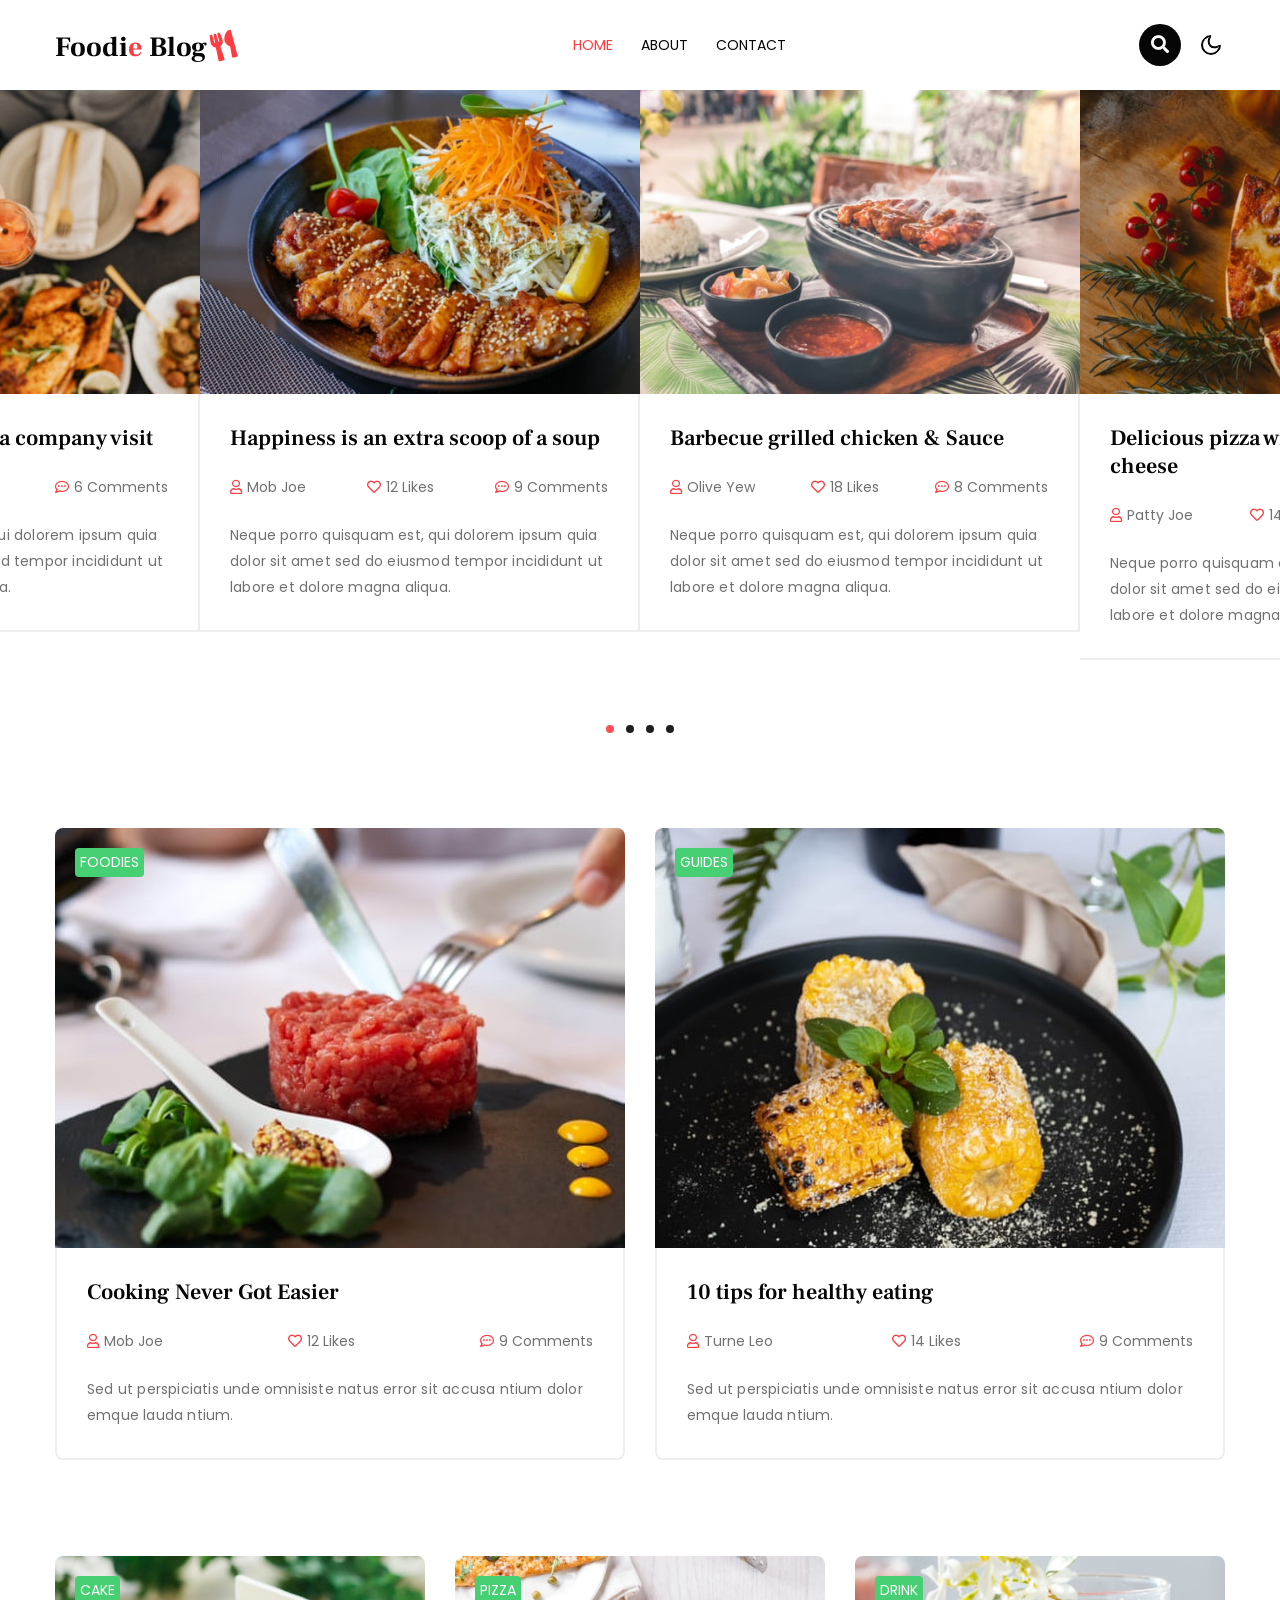
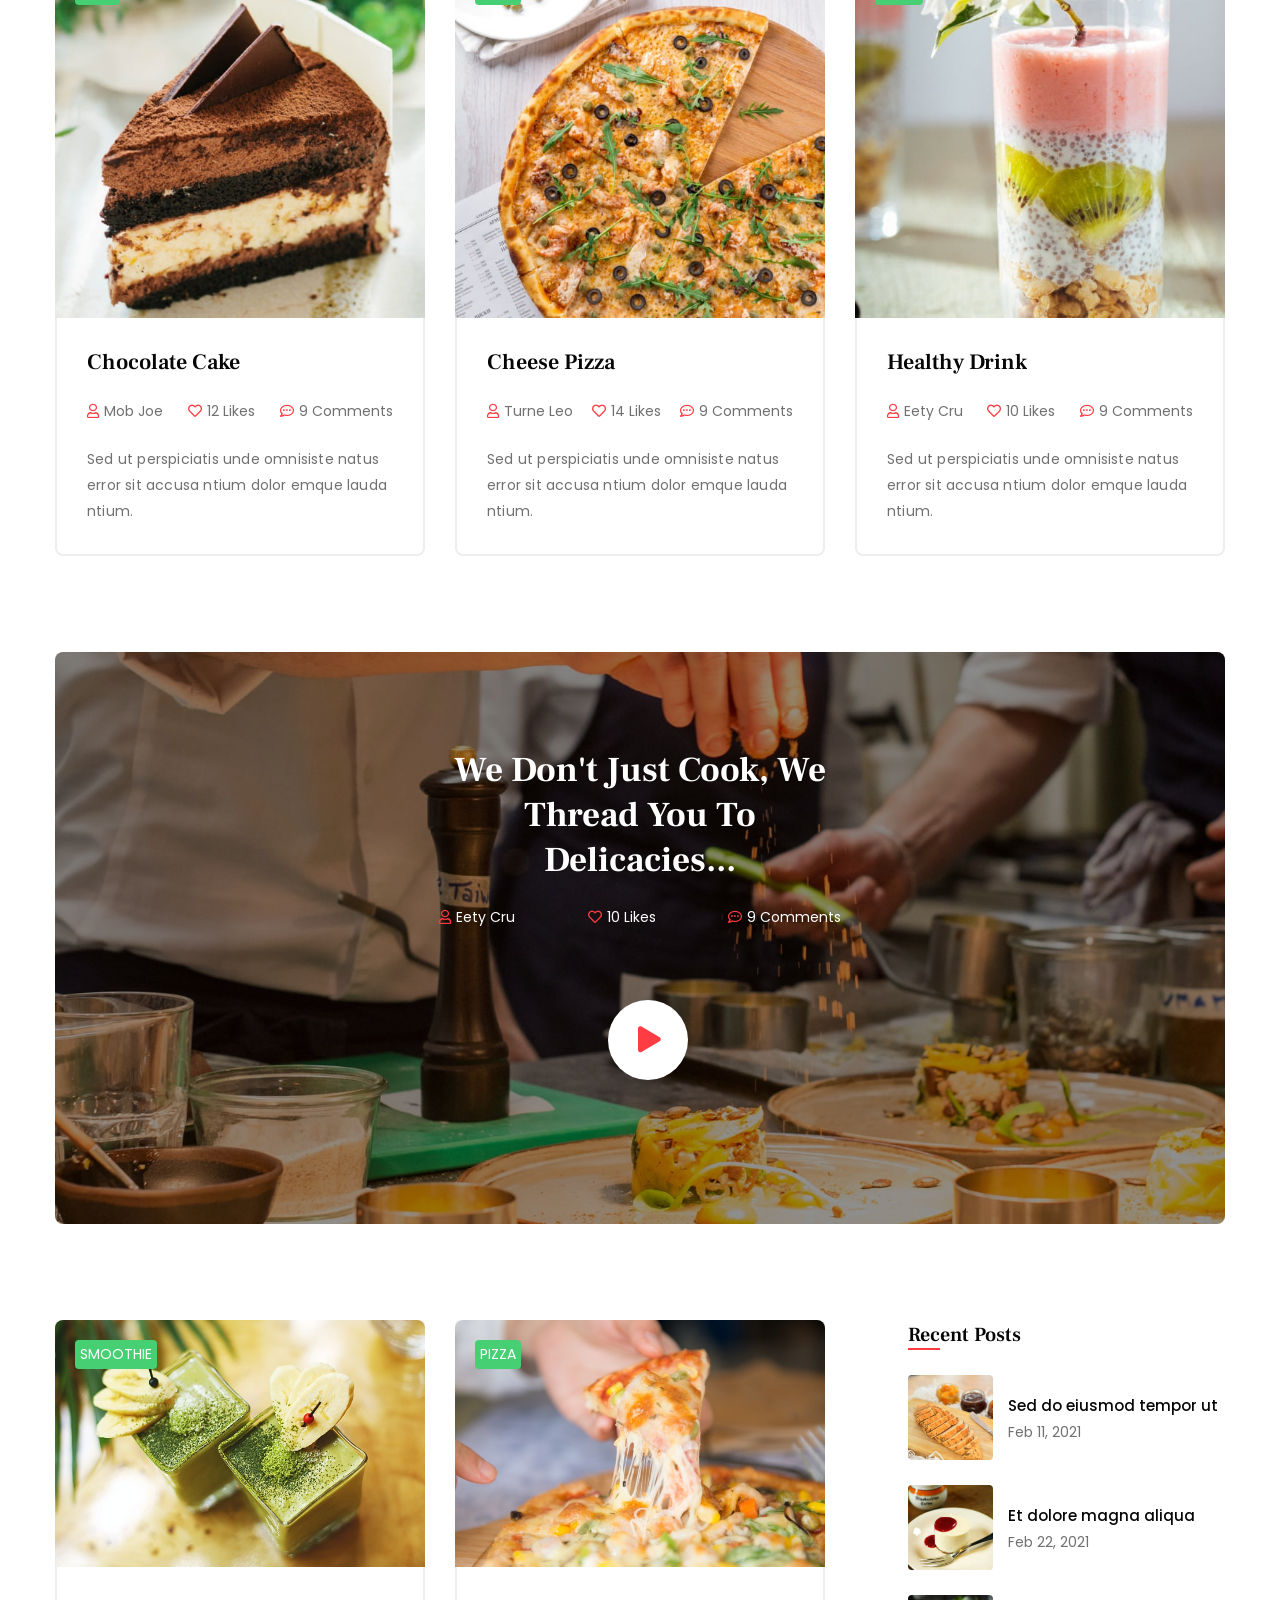
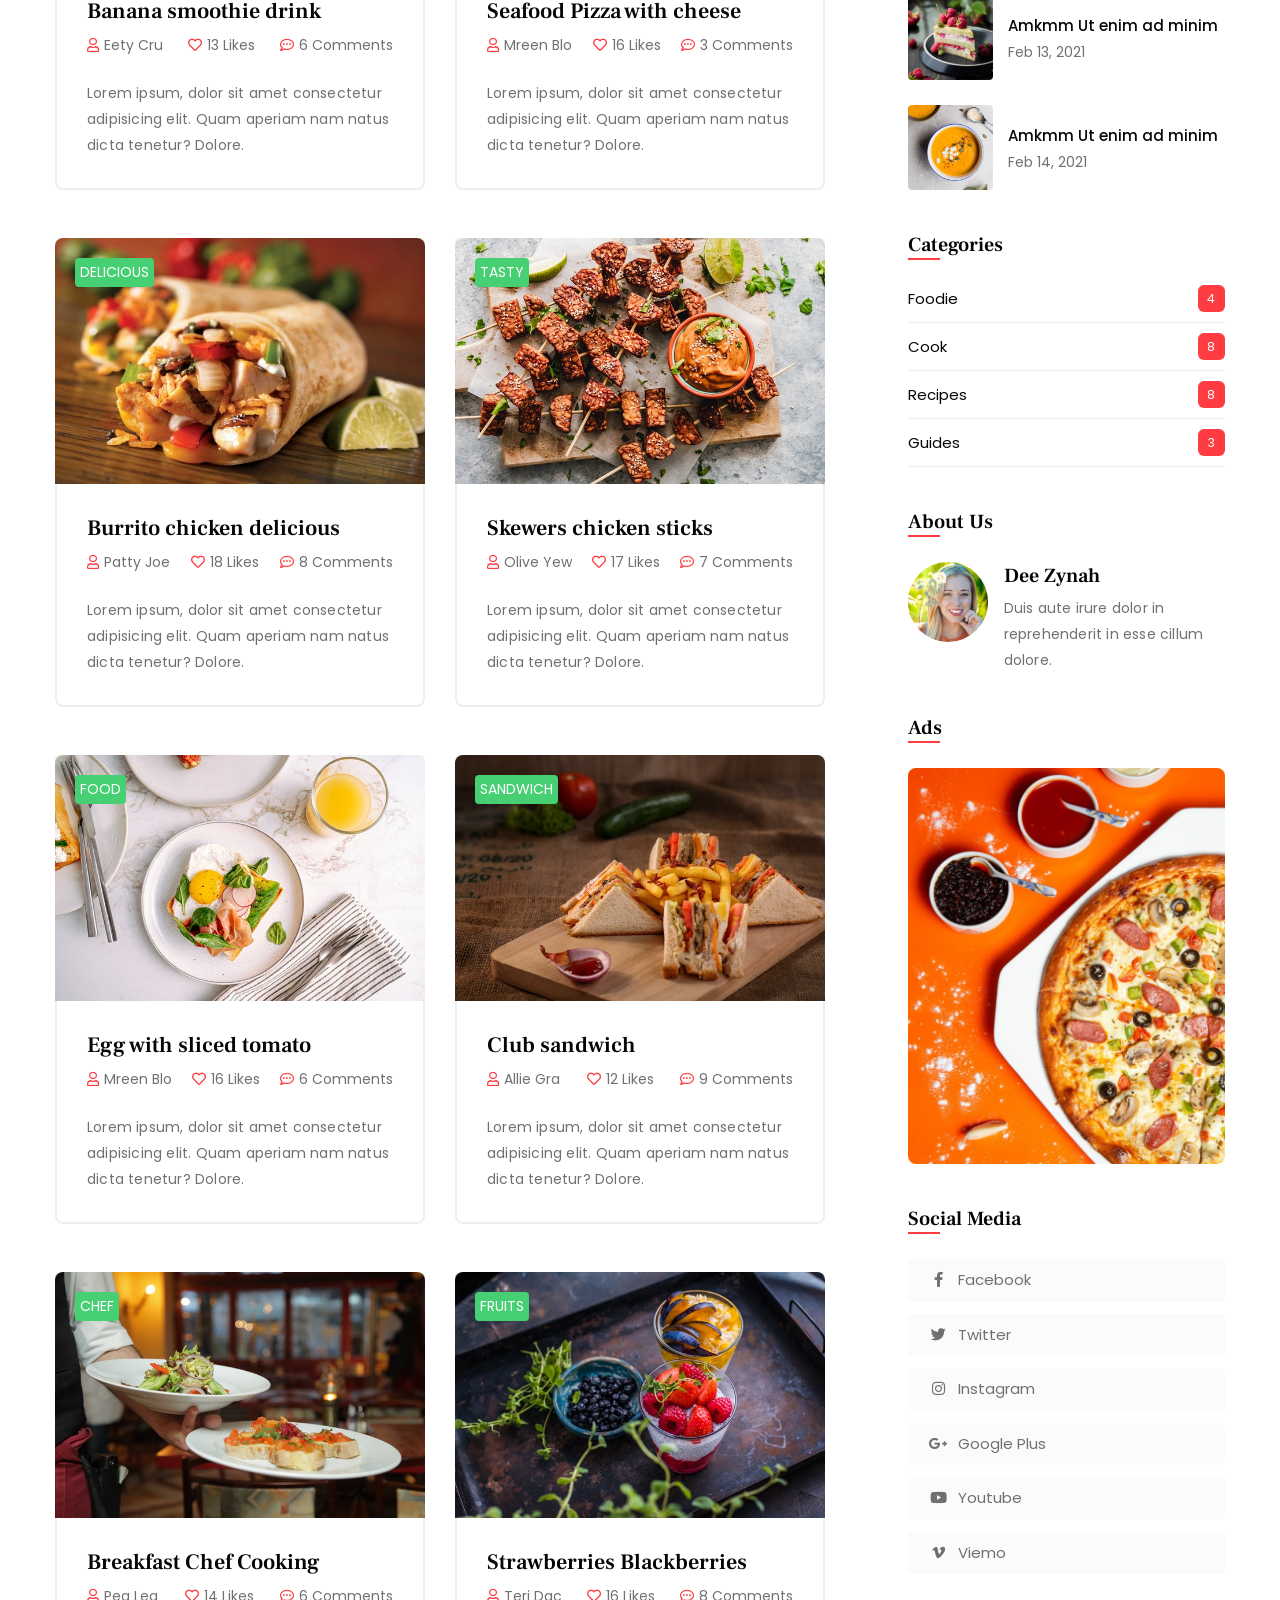
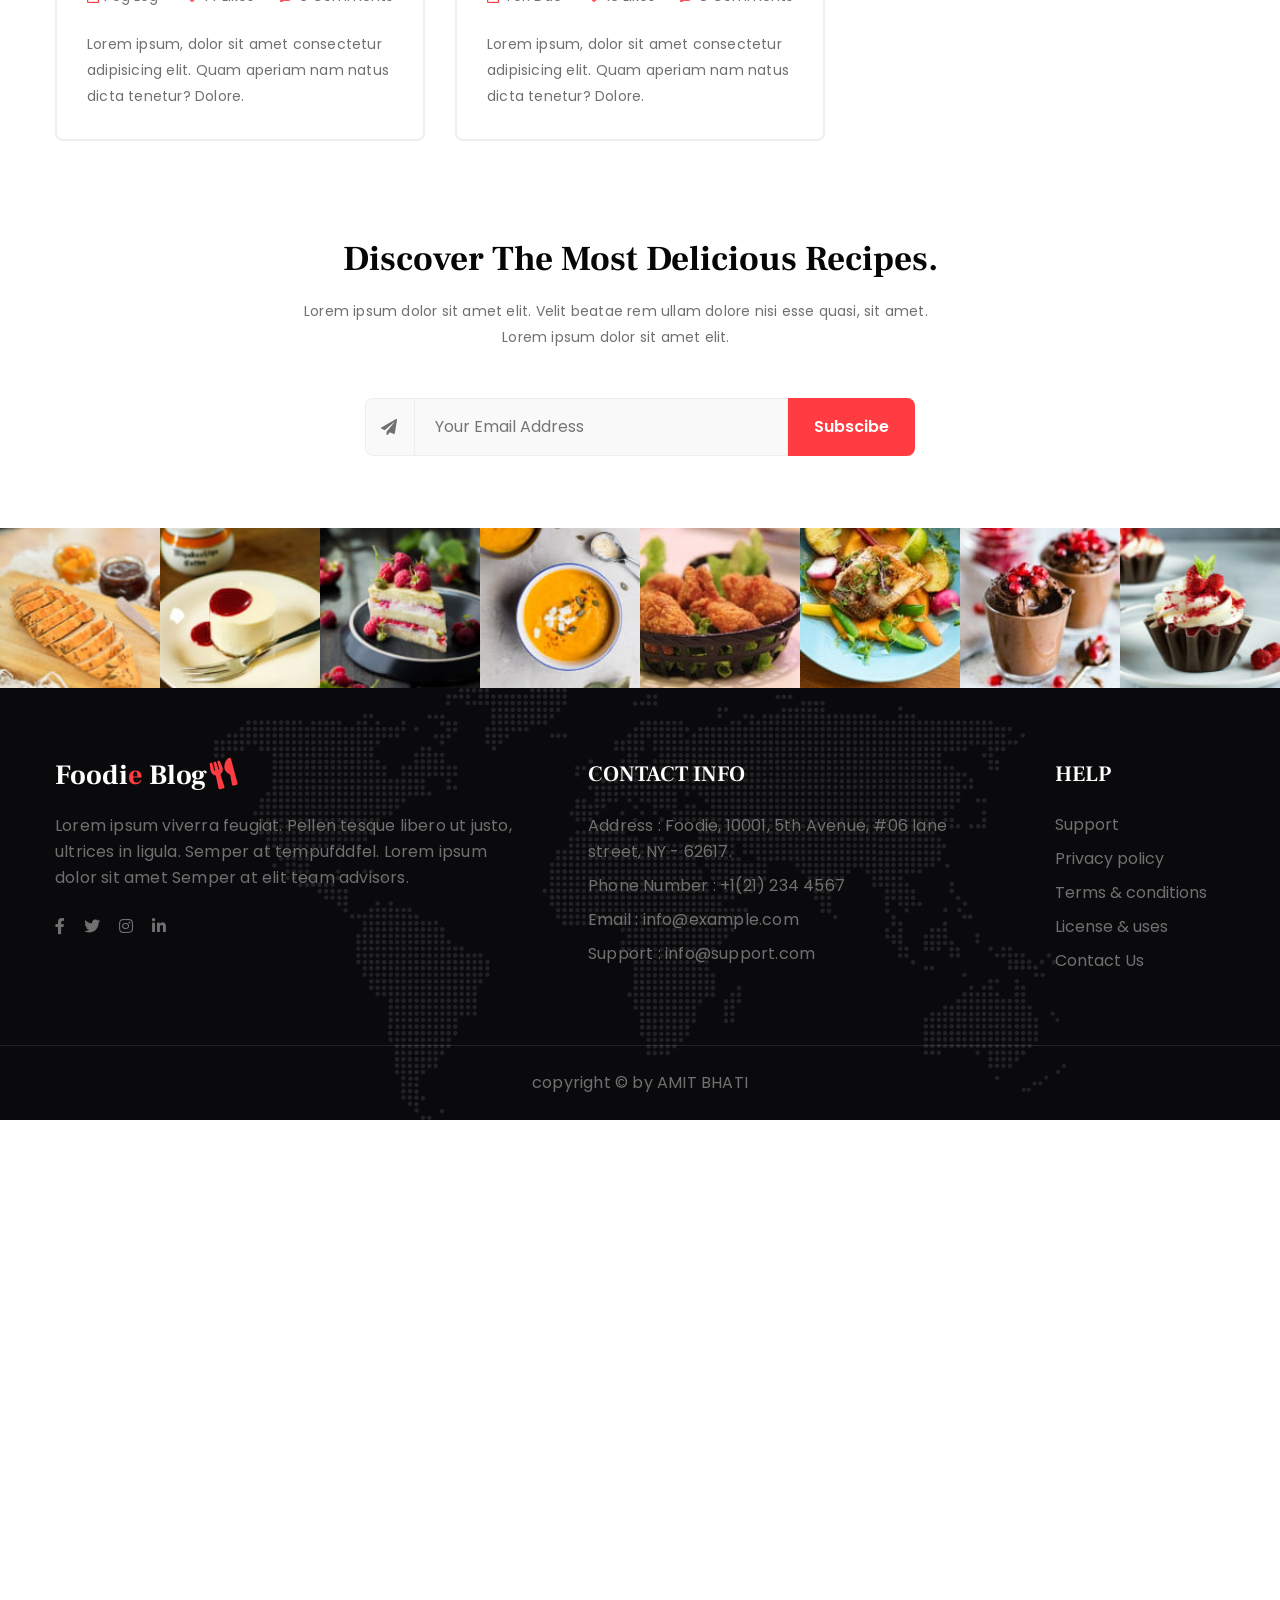
<file: index.html>
<!doctype html>
<html lang="en">

<head>
   
    <meta charset="utf-8">
    <meta name="viewport" content="width=device-width, initial-scale=1, shrink-to-fit=no">
    <title>Foodie Blog - Blog Category Bootstrap Responsive Website Template - Home : W3Layouts</title>
   
    <link href="//fonts.googleapis.com/css2?family=Frank+Ruhl+Libre:wght@300;400;500;700;900&display=swap"
        rel="stylesheet">
    <link
        href="//fonts.googleapis.com/css2?family=Poppins:ital,wght@0,100;0,200;0,300;0,400;0,500;0,600;0,700;0,800;0,900;1,100;1,200;1,300;1,400;1,500;1,600;1,700;1,800;1,900&display=swap"
        rel="stylesheet">
  
    <link rel="stylesheet" href="assets/css/style-starter.css">
</head>

<body>
    <!--header-->
    <header id="site-header" class="fixed-top">
        <div class="container">
            <nav class="navbar navbar-expand-lg stroke">
                <h1>
                    <a class="navbar-brand" href="index.html">
                        Foodi<span>e</span> Blog<i class="fas fa-utensils"></i>
                    </a>
                </h1>
                <!-- if logo is image enable this   
    <a class="navbar-brand" href="#index.html">
        <img src="image-path" alt="Your logo" title="Your logo" style="height:35px;" />
    </a> -->
                <button class="navbar-toggler  collapsed bg-gradient" type="button" data-toggle="collapse"
                    data-target="#navbarTogglerDemo02" aria-controls="navbarTogglerDemo02" aria-expanded="false"
                    aria-label="Toggle navigation">
                    <span class="navbar-toggler-icon fa icon-expand fa-bars"></span>
                    <span class="navbar-toggler-icon fa icon-close fa-times"></span>
                </button>

                <div class="collapse navbar-collapse" id="navbarTogglerDemo02">
                    <ul class="navbar-nav mx-lg-auto">
                        <li class="nav-item active">
                            <a class="nav-link" href="index.html">Home <span class="sr-only">(current)</span></a>
                        </li>
                        <li class="nav-item">
                            <a class="nav-link" href="about.html">About</a>
                        </li>
                        <li class="nav-item">
                            <a class="nav-link" href="contact.html">Contact</a>
                        </li>
                    </ul>
                </div>
                <!-- search button -->
                <div class="search-right ml-lg-3">
                    <div class="search-container">
                        <form action="/search" method="get">
                            <input class="search expandright" id="searchright" type="search" name="q"
                                placeholder="Search">
                            <label class="button searchbutton" for="searchright"><i class="fas fa-search"></i></label>
                        </form>
                    </div>
                </div>
                <!-- //search button -->
                <!-- toggle switch for light and dark theme -->
                <div class="cont-ser-position">
                    <nav class="navigation">
                        <div class="theme-switch-wrapper">
                            <label class="theme-switch" for="checkbox">
                                <input type="checkbox" id="checkbox">
                                <div class="mode-container">
                                    <i class="gg-sun"></i>
                                    <i class="gg-moon"></i>
                                </div>
                            </label>
                        </div>
                    </nav>
                </div>
                <!-- //toggle switch for light and dark theme -->
            </nav>
        </div>
    </header>
    <!--//header-->

    <!-- banner blog section -->
    <section class="w3l-banner-blog py-5">
        <div class="w3l-main-blog py-4">
            <div class="owl-blog owl-carousel owl-theme">
                <div class="item">
                    <div class="news-img position-relative">
                        <a href="blog-single.html"><img src="assets/images/banner-blog1.jpg" class="img-fluid img-responsive"
                                alt="news image"></a>
                        <div class="title-wrap">
                            <h4 class="title"><a href="blog-single.html">Happiness is an extra scoop of a soup</a></h4>
                            <ul class="admin-list mt-2 mb-4">
                                <li><a href="#blog"><i class="far fa-user"></i>Mob Joe
                                    </a></li>
                                <li><a href="#blog"><i class="far fa-heart"></i>12 Likes</a></li>
                                <li><a href="#blog"><i class="far fa-comment-dots"></i>9 Comments</a>
                                </li>
                            </ul>
                            <p>Neque porro quisquam est, qui dolorem ipsum quia dolor sit amet sed do eiusmod tempor
                                incididunt ut labore et dolore magna aliqua.</p>
                        </div>
                    </div>
                </div>
                <div class="item">
                    <div class="news-img">
                        <a href="blog-single.html"><img src="assets/images/banner-blog2.jpg" class="img-fluid img-responsive"
                                alt="news image"></a>
                        <div class="title-wrap">
                            <h4 class="title"><a href="blog-single.html">Barbecue grilled chicken & Sauce</a></h4>
                            <ul class="admin-list mt-2 mb-4">
                                <li><a href="#blog"><i class="far fa-user"></i>Olive Yew
                                    </a></li>
                                <li><a href="#blog"><i class="far fa-heart"></i>18 Likes</a></li>
                                <li><a href="#blog"><i class="far fa-comment-dots"></i>8 Comments</a>
                                </li>
                            </ul>
                            <p>Neque porro quisquam est, qui dolorem ipsum quia dolor sit amet sed do eiusmod tempor
                                incididunt ut labore et dolore magna aliqua.</p>
                        </div>
                    </div>
                </div>
                <div class="item">
                    <div class="news-img">
                        <a href="blog-single.html"><img src="assets/images/banner-blog3.jpg" class="img-fluid img-responsive"
                                alt="news image"></a>
                        <div class="title-wrap">
                            <h4 class="title"><a href="blog-single.html">Delicious pizza with mozzarella cheese</a></h4>
                            <ul class="admin-list mt-2 mb-4">
                                <li><a href="#blog"><i class="far fa-user"></i>Patty Joe
                                    </a></li>
                                <li><a href="#blog"><i class="far fa-heart"></i>14 Likes</a></li>
                                <li><a href="#blog"><i class="far fa-comment-dots"></i>5 Comments</a>
                                </li>
                            </ul>
                            <p>Neque porro quisquam est, qui dolorem ipsum quia dolor sit amet sed do eiusmod tempor
                                incididunt ut labore et dolore magna aliqua.</p>
                        </div>
                    </div>
                </div>
                <div class="item">
                    <div class="news-img">
                        <a href="blog-single.html"><img src="assets/images/banner-blog6.jpg" class="img-fluid img-responsive"
                                alt="news image"></a>
                        <div class="title-wrap">
                            <h4 class="title"><a href="blog-single.html">How to make a quick and easy breakfast?</a></h4>
                            <ul class="admin-list mt-2 mb-4">
                                <li><a href="#blog"><i class="far fa-user"></i>Mreen Blo
                                    </a></li>
                                <li><a href="#blog"><i class="far fa-heart"></i>13 Likes</a></li>
                                <li><a href="#blog"><i class="far fa-comment-dots"></i>6 Comments</a>
                                </li>
                            </ul>
                            <p>Neque porro quisquam est, qui dolorem ipsum quia dolor sit amet sed do eiusmod tempor
                                incididunt ut labore et dolore magna aliqua.</p>
                        </div>
                    </div>
                </div>
                <div class="item">
                    <div class="news-img">
                        <a href="blog-single.html"><img src="assets/images/banner-blog5.jpg" class="img-fluid img-responsive"
                                alt="news image"></a>
                        <div class="title-wrap">
                            <h4 class="title"><a href="blog-single.html">Breakfast with Bun & White cream</a></h4>
                            <ul class="admin-list mt-2 mb-4">
                                <li><a href="#blog"><i class="far fa-user"></i>Allie Gra
                                    </a></li>
                                <li><a href="#blog"><i class="far fa-heart"></i>14 Likes</a></li>
                                <li><a href="#blog"><i class="far fa-comment-dots"></i>7 Comments</a>
                                </li>
                            </ul>
                            <p>Neque porro quisquam est, qui dolorem ipsum quia dolor sit amet sed do eiusmod tempor
                                incididunt ut labore et dolore magna aliqua.</p>
                        </div>
                    </div>
                </div>
                <div class="item">
                    <div class="news-img">
                        <a href="blog-single.html"><img src="assets/images/banner-blog8.jpg" class="img-fluid img-responsive"
                                alt="news image"></a>
                        <div class="title-wrap">
                            <h4 class="title"><a href="blog-single.html">12 must-eat breakfast egg sandwiches</a></h4>
                            <ul class="admin-list mt-2 mb-4">
                                <li><a href="#blog"><i class="far fa-user"></i>Peg Leg
                                    </a></li>
                                <li><a href="#blog"><i class="far fa-heart"></i>16 Likes</a></li>
                                <li><a href="#blog"><i class="far fa-comment-dots"></i>8 Comments</a>
                                </li>
                            </ul>
                            <p>Neque porro quisquam est, qui dolorem ipsum quia dolor sit amet sed do eiusmod tempor
                                incididunt ut labore et dolore magna aliqua.</p>
                        </div>
                    </div>
                </div>
                <div class="item">
                    <div class="news-img">
                        <a href="blog-single.html"><img src="assets/images/banner-blog4.jpg" class="img-fluid img-responsive"
                                alt="news image"></a>
                        <div class="title-wrap">
                            <h4 class="title"><a href="blog-single.html">The plate of rice & cooked meat</a></h4>
                            <ul class="admin-list mt-2 mb-4">
                                <li><a href="#blog"><i class="far fa-user"></i>Teri Dac
                                    </a></li>
                                <li><a href="#blog"><i class="far fa-heart"></i>14 Likes</a></li>
                                <li><a href="#blog"><i class="far fa-comment-dots"></i>4 Comments</a>
                                </li>
                            </ul>
                            <p>Neque porro quisquam est, qui dolorem ipsum quia dolor sit amet sed do eiusmod tempor
                                incididunt ut labore et dolore magna aliqua.</p>
                        </div>
                    </div>
                </div>
                <div class="item">
                    <div class="news-img">
                        <a href="blog-single.html"><img src="assets/images/banner-blog7.jpg" class="img-fluid img-responsive"
                                alt="news image"></a>
                        <div class="title-wrap">
                            <h4 class="title"><a href="blog-single.html">Best foods to take for a company visit</a></h4>
                            <ul class="admin-list mt-2 mb-4">
                                <li><a href="#blog"><i class="far fa-user"></i>Aida Bue
                                    </a></li>
                                <li><a href="#blog"><i class="far fa-heart"></i>10 Likes</a></li>
                                <li><a href="#blog"><i class="far fa-comment-dots"></i>6 Comments</a>
                                </li>
                            </ul>
                            <p>Neque porro quisquam est, qui dolorem ipsum quia dolor sit amet sed do eiusmod tempor
                                incididunt ut labore et dolore magna aliqua.</p>
                        </div>
                    </div>
                </div>
            </div>
        </div>
    </section>
    <!-- //banner blog section -->

    <!-- 2 col section -->
    <section class="w3l-blog-sec py-5">
        <div class="container py-md-5 py-4">
            <div class="row justify-content-center">
                <div class="col-md-6">
                    <div class="blog-info">
                        <div class="position-relative">
                            <a href="#blog">
                                <img class="img-fluid" src="assets/images/banner-b1.jpg" alt="blog-image">
                            </a>
                            <a href="blog-single.html" class="category-style">Foodies</a>
                        </div>
                        <div class="title-wrap title-wrap-2">
                            <h4 class="title"><a href="#blog">Cooking Never Got Easier</a></h4>
                            <ul class="admin-list mt-2 mb-4">
                                <li><a href="#blog"><i class="far fa-user"></i>Mob Joe
                                    </a></li>
                                <li><a href="#blog"><i class="far fa-heart"></i>12 Likes</a></li>
                                <li><a href="#blog"><i class="far fa-comment-dots"></i>9 Comments</a>
                                </li>
                            </ul>
                            <p>Sed ut perspiciatis unde omnisiste natus error sit accusa ntium dolor emque
                                lauda ntium.</p>
                        </div>
                    </div>
                </div>
                <div class="col-md-6 mt-md-0 mt-4">
                    <div class="blog-info">
                        <div class="position-relative">
                            <a href="#blog">
                                <img class="img-fluid" src="assets/images/banner-b2.jpg" alt="blog-image">
                            </a>
                            <a href="blog-single.html" class="category-style">Guides</a>
                        </div>
                        <div class="title-wrap title-wrap-2">
                            <h4 class="title"><a href="#blog">10 tips for healthy eating</a></h4>
                            <ul class="admin-list mt-2 mb-4">
                                <li><a href="#blog"><i class="far fa-user"></i>Turne Leo
                                    </a></li>
                                <li><a href="#blog"><i class="far fa-heart"></i>14 Likes</a></li>
                                <li><a href="#blog"><i class="far fa-comment-dots"></i>9 Comments</a>
                                </li>
                            </ul>
                            <p>Sed ut perspiciatis unde omnisiste natus error sit accusa ntium dolor emque
                                lauda ntium.</p>
                        </div>
                    </div>
                </div>
            </div>
        </div>
    </section>
    <!-- //2 col section -->

    <!-- 3 col section -->
    <section class="w3l-blog-sec">
        <div class="container">
            <div class="row justify-content-center">
                <div class="col-xl-4 col-md-6">
                    <div class="blog-info">
                        <div class="position-relative">
                            <a href="#blog">
                                <img class="img-fluid" src="assets/images/banner-bo1.jpg" alt="blog-image">
                            </a>
                            <a href="blog-single.html" class="category-style">Cake</a>
                        </div>
                        <div class="title-wrap title-wrap-2">
                            <h4 class="title"><a href="#blog">Chocolate Cake</a></h4>
                            <ul class="admin-list mt-2 mb-4">
                                <li><a href="#blog"><i class="far fa-user"></i>Mob Joe
                                    </a></li>
                                <li><a href="#blog"><i class="far fa-heart"></i>12 Likes</a></li>
                                <li><a href="#blog"><i class="far fa-comment-dots"></i>9 Comments</a>
                                </li>
                            </ul>
                            <p>Sed ut perspiciatis unde omnisiste natus error sit accusa ntium dolor emque
                                lauda ntium.</p>
                        </div>
                    </div>
                </div>
                <div class="col-xl-4 col-md-6 mt-md-0 mt-4">
                    <div class="blog-info">
                        <div class="position-relative">
                            <a href="#blog">
                                <img class="img-fluid" src="assets/images/banner-bo2.jpg" alt="blog-image">
                            </a>
                            <a href="blog-single.html" class="category-style">Pizza</a>
                        </div>
                        <div class="title-wrap title-wrap-2">
                            <h4 class="title"><a href="#blog">Cheese Pizza</a></h4>
                            <ul class="admin-list mt-2 mb-4">
                                <li><a href="#blog"><i class="far fa-user"></i>Turne Leo
                                    </a></li>
                                <li><a href="#blog"><i class="far fa-heart"></i>14 Likes</a></li>
                                <li><a href="#blog"><i class="far fa-comment-dots"></i>9 Comments</a>
                                </li>
                            </ul>
                            <p>Sed ut perspiciatis unde omnisiste natus error sit accusa ntium dolor emque
                                lauda ntium.</p>
                        </div>
                    </div>
                </div>
                <div class="col-xl-4 col-md-6 mt-xl-0 mt-lg-5 mt-4">
                    <div class="blog-info">
                        <div class="position-relative">
                            <a href="#blog">
                                <img class="img-fluid" src="assets/images/banner-bo3.jpg" alt="blog-image">
                            </a>
                            <a href="blog-single.html" class="category-style">Drink</a>
                        </div>
                        <div class="title-wrap title-wrap-2">
                            <h4 class="title"><a href="#blog">Healthy Drink</a> </h4>
                            <ul class="admin-list mt-2 mb-4">
                                <li><a href="#blog"><i class="far fa-user"></i>Eety Cru
                                    </a></li>
                                <li><a href="#blog"><i class="far fa-heart"></i>10 Likes</a></li>
                                <li><a href="#blog"><i class="far fa-comment-dots"></i>9 Comments</a>
                                </li>
                            </ul>
                            <p>Sed ut perspiciatis unde omnisiste natus error sit accusa ntium dolor emque
                                lauda ntium.</p>
                        </div>
                    </div>
                </div>
            </div>
        </div>
    </section>
    <!-- //3 col section -->

    <!-- bg with video icon -->
    <section class="w3l-covers-14 pt-5">
        <div class="container pt-md-5 pt-4">
            <div class="blog-play-w3 text-center py-5">
                <div class="mx-auto py-5 px-4" style="max-width:450px;">
                    <h3 class="title-style text-white">We don't just cook, we thread you to delicacies...</h3>
                    <ul class="admin-list mt-4 mb-4">
                        <li><a href="#blog" class="text-white"><i class="far fa-user"></i>Eety Cru
                            </a></li>
                        <li><a href="#blog" class="text-white"><i class="far fa-heart"></i>10 Likes</a></li>
                        <li><a href="#blog" class="text-white"><i class="far fa-comment-dots"></i>9
                                Comments</a>
                        </li>
                    </ul>
                    <div class="video-section mt-5 pt-4 pb-5">
                        <!--//video-->
                        <a href="#small-dialog" class="popup-with-zoom-anim play-view text-center pl-3">
                            <span class="video-play-icon">
                                <span class="fas fa-play"></span>
                            </span>
                        </a>
                        <!-- dialog itself, mfp-hide class is required to make dialog hidden -->
                        <div id="small-dialog" class="zoom-anim-dialog mfp-hide">
                            <iframe src="https://player.vimeo.com/video/192089758" frameborder="0"
                                allow="autoplay; fullscreen" allowfullscreen></iframe>
                        </div>
                        <!--//video-->
                    </div>
                </div>
            </div>
        </div>
    </section>
    <!-- //bg with video icon -->

    <!-- blog page -->
    <section class="w3l-text-11 py-5">
        <div class="container py-md-5 py-4">
            <div class="row">
                <div class="col-lg-8 text11-content">
                    <div class="row">
                        <div class="col-sm-6 card">
                            <div class="card-header p-0 position-relative border-0">
                                <a href="#blog">
                                    <img class="card-img-bottom d-block radius-image" src="assets/images/blog1.jpg"
                                        alt="Card image cap">
                                </a>
                                <a href="blog-single.html" class="category-style">Smoothie</a>
                            </div>
                            <div class="title-wrap title-wrap-2">
                                <h4 class="title"><a href="#blog">Banana smoothie drink</a></h4>
                                <ul class="admin-list mt-2 mb-4">
                                    <li><a href="#blog"><i class="far fa-user"></i>Eety Cru
                                        </a></li>
                                    <li><a href="#blog"><i class="far fa-heart"></i>13 Likes</a></li>
                                    <li><a href="#blog"><i class="far fa-comment-dots"></i>6 Comments</a>
                                    </li>
                                </ul>
                                <p>Lorem ipsum, dolor sit amet consectetur adipisicing elit. Quam aperiam nam natus
                                    dicta tenetur? Dolore.
                                </p>
                            </div>
                        </div>
                        <div class="col-sm-6 card mt-sm-0 mt-4">
                            <div class="card-header p-0 position-relative border-0">
                                <a href="#blog">
                                    <img class="card-img-bottom d-block radius-image" src="assets/images/blog2.jpg"
                                        alt="Card image cap">
                                </a>
                                <a href="blog-single.html" class="category-style">Pizza</a>
                            </div>
                            <div class="title-wrap title-wrap-2">
                                <h4 class="title"><a href="#blog">Seafood Pizza with cheese</a></h4>
                                <ul class="admin-list mt-2 mb-4">
                                    <li><a href="#blog"><i class="far fa-user"></i>Mreen Blo
                                        </a></li>
                                    <li><a href="#blog"><i class="far fa-heart"></i>16 Likes</a></li>
                                    <li><a href="#blog"><i class="far fa-comment-dots"></i>3 Comments</a>
                                    </li>
                                </ul>
                                <p>Lorem ipsum, dolor sit amet consectetur adipisicing elit. Quam aperiam nam natus
                                    dicta tenetur? Dolore.
                                </p>
                            </div>
                        </div>
                        <div class="col-sm-6 card mt-lg-5 mt-4">
                            <div class="card-header p-0 position-relative border-0">
                                <a href="#blog">
                                    <img class="card-img-bottom d-block radius-image" src="assets/images/blog3.jpg"
                                        alt="Card image cap">
                                </a>
                                <a href="blog-single.html" class="category-style">Delicious</a>
                            </div>
                            <div class="title-wrap title-wrap-2">
                                <h4 class="title"><a href="#blog">Burrito chicken delicious </a></h4>
                                <ul class="admin-list mt-2 mb-4">
                                    <li><a href="#blog"><i class="far fa-user"></i>Patty Joe
                                        </a></li>
                                    <li><a href="#blog"><i class="far fa-heart"></i>18 Likes</a></li>
                                    <li><a href="#blog"><i class="far fa-comment-dots"></i>8 Comments</a>
                                    </li>
                                </ul>
                                <p>Lorem ipsum, dolor sit amet consectetur adipisicing elit. Quam aperiam nam natus
                                    dicta tenetur? Dolore.
                                </p>
                            </div>
                        </div>
                        <div class="col-sm-6 card mt-lg-5 mt-4">
                            <div class="card-header p-0 position-relative border-0">
                                <a href="#blog">
                                    <img class="card-img-bottom d-block radius-image" src="assets/images/blog4.jpg"
                                        alt="Card image cap">
                                </a>
                                <a href="blog-single.html" class="category-style">Tasty</a>
                            </div>
                            <div class="title-wrap title-wrap-2">
                                <h4 class="title"><a href="#blog">Skewers chicken sticks</a></h4>
                                <ul class="admin-list mt-2 mb-4">
                                    <li><a href="#blog"><i class="far fa-user"></i>Olive Yew
                                        </a></li>
                                    <li><a href="#blog"><i class="far fa-heart"></i>17 Likes</a></li>
                                    <li><a href="#blog"><i class="far fa-comment-dots"></i>7 Comments</a>
                                    </li>
                                </ul>
                                <p>Lorem ipsum, dolor sit amet consectetur adipisicing elit. Quam aperiam nam natus
                                    dicta tenetur? Dolore.
                                </p>
                            </div>
                        </div>
                        <div class="col-sm-6 card mt-lg-5 mt-4">
                            <div class="card-header p-0 position-relative border-0">
                                <a href="#blog">
                                    <img class="card-img-bottom d-block radius-image" src="assets/images/blog5.jpg"
                                        alt="Card image cap">
                                </a>
                                <a href="blog-single.html" class="category-style">Food</a>
                            </div>
                            <div class="title-wrap title-wrap-2">
                                <h4 class="title"><a href="#blog">Egg with sliced tomato</a></h4>
                                <ul class="admin-list mt-2 mb-4">
                                    <li><a href="#blog"><i class="far fa-user"></i>Mreen Blo
                                        </a></li>
                                    <li><a href="#blog"><i class="far fa-heart"></i>16 Likes</a></li>
                                    <li><a href="#blog"><i class="far fa-comment-dots"></i>6 Comments</a>
                                    </li>
                                </ul>
                                <p>Lorem ipsum, dolor sit amet consectetur adipisicing elit. Quam aperiam nam natus
                                    dicta tenetur? Dolore.
                                </p>
                            </div>
                        </div>
                        <div class="col-sm-6 card mt-lg-5 mt-4">
                            <div class="card-header p-0 position-relative border-0">
                                <a href="#blog">
                                    <img class="card-img-bottom d-block radius-image" src="assets/images/blog6.jpg"
                                        alt="Card image cap">
                                </a>
                                <a href="blog-single.html" class="category-style">Sandwich</a>
                            </div>
                            <div class="title-wrap title-wrap-2">
                                <h4 class="title"><a href="#blog">Club sandwich </a></h4>
                                <ul class="admin-list mt-2 mb-4">
                                    <li><a href="#blog"><i class="far fa-user"></i>Allie Gra
                                        </a></li>
                                    <li><a href="#blog"><i class="far fa-heart"></i>12 Likes</a></li>
                                    <li><a href="#blog"><i class="far fa-comment-dots"></i>9 Comments</a>
                                    </li>
                                </ul>
                                <p>Lorem ipsum, dolor sit amet consectetur adipisicing elit. Quam aperiam nam natus
                                    dicta tenetur? Dolore.
                                </p>
                            </div>
                        </div>
                        <div class="col-sm-6 card mt-lg-5 mt-4">
                            <div class="card-header p-0 position-relative border-0">
                                <a href="#blog">
                                    <img class="card-img-bottom d-block radius-image" src="assets/images/blog7.jpg"
                                        alt="Card image cap">
                                </a>
                                <a href="blog-single.html" class="category-style">Chef</a>
                            </div>
                            <div class="title-wrap title-wrap-2">
                                <h4 class="title"><a href="#blog">Breakfast Chef Cooking</a></h4>
                                <ul class="admin-list mt-2 mb-4">
                                    <li><a href="#blog"><i class="far fa-user"></i>Peg Leg
                                        </a></li>
                                    <li><a href="#blog"><i class="far fa-heart"></i>14 Likes</a></li>
                                    <li><a href="#blog"><i class="far fa-comment-dots"></i>6 Comments</a>
                                    </li>
                                </ul>
                                <p>Lorem ipsum, dolor sit amet consectetur adipisicing elit. Quam aperiam nam natus
                                    dicta tenetur? Dolore.
                                </p>
                            </div>
                        </div>
                        <div class="col-sm-6 card mt-lg-5 mt-4">
                            <div class="card-header p-0 position-relative border-0">
                                <a href="#blog">
                                    <img class="card-img-bottom d-block radius-image" src="assets/images/blog8.jpg"
                                        alt="Card image cap">
                                </a>
                                <a href="blog-single.html" class="category-style">Fruits</a>
                            </div>
                            <div class="title-wrap title-wrap-2">
                                <h4 class="title"><a href="#blog">Strawberries Blackberries</a></h4>
                                <ul class="admin-list mt-2 mb-4">
                                    <li><a href="#blog"><i class="far fa-user"></i>Teri Dac
                                        </a></li>
                                    <li><a href="#blog"><i class="far fa-heart"></i>16 Likes</a></li>
                                    <li><a href="#blog"><i class="far fa-comment-dots"></i>8 Comments</a>
                                    </li>
                                </ul>
                                <p>Lorem ipsum, dolor sit amet consectetur adipisicing elit. Quam aperiam nam natus
                                    dicta tenetur? Dolore.
                                </p>
                            </div>
                        </div>
                    </div>
                </div>
                <div class="sidebar-side col-lg-4 pl-lg-5 mt-lg-0 mt-5">
                    <aside class="sidebar">
                        <!-- Popular Post Widget-->
                        <div class="sidebar-widget popular-posts">
                            <div class="sidebar-title">
                                <h4>Recent Posts</h4>
                            </div>
                            <article class="post">
                                <img src="assets/images/blog-s1.jpg" alt="">
                                <div class="text">
                                    <a href="#blog">Sed do eiusmod tempor ut </a>
                                    <div class="post-info">Feb 11, 2021</div>
                                </div>
                            </article>

                            <article class="post">
                                <img src="assets/images/blog-s2.jpg" alt="">
                                <div class="text">
                                    <a href="#blog">Et dolore magna aliqua </a>
                                    <div class="post-info">Feb 22, 2021</div>
                                </div>

                            </article>

                            <article class="post">
                                <img src="assets/images/blog-s3.jpg" alt="">
                                <div class="text"><a href="#blog">Amkmm Ut enim ad minim</a>
                                    <div class="post-info">Feb 13, 2021</div>
                                </div>
                            </article>

                            <article class="post">
                                <img src="assets/images/blog-s4.jpg" alt="">
                                <div class="text"><a href="#blog">Amkmm Ut enim ad minim</a>
                                    <div class="post-info">Feb 14, 2021</div>
                                </div>
                            </article>
                        </div>

                        <!-- Category Widget -->
                        <div class="sidebar-widget sidebar-blog-category">
                            <div class="sidebar-title">
                                <h4>Categories</h4>
                            </div>
                            <ul class="blog-cat">
                                <li><a href="#link">Foodie
                                        <label>4</label></a></li>
                                <li><a href="#link">Cook
                                        <label>8</label></a></li>
                                <li><a href="#link"> Recipes
                                        <label>8</label></a></li>
                                <li><a href="#link"> Guides
                                        <label>3</label></a></li>
                            </ul>
                        </div>

                        <!-- about Widget -->
                        <div class="sidebar-widget about-widget">
                            <div class="sidebar-title">
                                <h4>About Us</h4>
                            </div>
                            <div class="d-flex">
                                <div class="img-about-w3 mr-3">
                                    <img src="assets/images/testi1.jpg" alt="" class="img-fluid" />
                                </div>
                                <div class="right-ab-block">
                                    <h3>Dee Zynah</h3>
                                    <p>Duis aute irure dolor in reprehenderit in esse cillum dolore.</p>
                                </div>
                            </div>
                        </div>

                        <!-- ads Widget -->
                        <div class="sidebar-widget">
                            <div class="sidebar-title">
                                <h4>Ads</h4>
                            </div>
                            <div class="ads-img-ab">
                                <a href="#blog"><img src="assets/images/ads.jpg" class="img-fluid" alt="" /></a>
                            </div>
                        </div>
                        <!-- social media Widget-->
                        <div class="sidebar-widget social-style">
                            <div class="sidebar-title">
                                <h4>Social Media</h4>
                            </div>
                            <a href="#facebook"><i class="fab fa-facebook-f"></i>Facebook</a>
                            <a href="#twitter"><i class="fab fa-twitter"></i>Twitter</a>
                            <a href="#instagram"><i class="fab fa-instagram"></i>Instagram</a>
                            <a href="#googleplus"><i class="fab fa-google-plus-g"></i>Google Plus</a>
                            <a href="#youtube"><i class="fab fa-youtube"></i>Youtube</a>
                            <a href="#viemo"><i class="fab fa-vimeo-v"></i>Viemo</a>
                        </div>

                    </aside>
                </div>
            </div>
        </div>
    </section>
    <!-- //blog page -->

    <!-- subscribe section -->
    <section class="w3l-project pb-5" id="subscribe">
        <div class="container pb-4">
            <div class="bottom-info">
                <div class="header-section text-center">
                    <h3 class="title-style">Discover the most delicious recipes.</h3>
                    <p class="mt-3 pr-lg-5">Lorem ipsum dolor sit amet elit. Velit beatae
                        rem ullam dolore nisi esse quasi, sit amet. Lorem ipsum dolor sit
                        amet elit.</p>
                </div>
                <form action="#" class="subscribe mt-5" method="post">
                    <div class="input-group-text"><i class="fas fa-paper-plane"></i></div>
                    <input type="email" name="email" placeholder="Your Email Address" required="">
                    <button class="btn btn-style">Subscibe</button>
                </form>
            </div>
        </div>
    </section>
    <!-- //subscribe section -->

    <!-- instagram-feeds -->
    <div class="projects" id="special">
        <div class="projects-grids">
            <div class="istagram-feeds">
                <div class="projects-w3l-grid-info">
                    <a href="blog-single.html"><img src="assets/images/blog-s1.jpg" class="img-fluid" alt="" />
                        <div class="content-overlay"></div>
                        <div class="content-details fadeIn-top">
                            <span class="fab fa-instagram"></span>
                        </div>
                    </a>
                </div>
                <div class="projects-w3l-grid-info">
                    <a href="blog-single.html"><img src="assets/images/blog-s2.jpg" class="img-fluid" alt="" />
                        <div class="content-overlay"></div>
                        <div class="content-details fadeIn-top">
                            <span class="fab fa-instagram"></span>
                        </div>
                    </a>
                </div>
                <div class="projects-w3l-grid-info">
                    <a href="blog-single.html"><img src="assets/images/blog-s3.jpg" class="img-fluid" alt="" />
                        <div class="content-overlay"></div>
                        <div class="content-details fadeIn-top">
                            <span class="fab fa-instagram"></span>
                        </div>
                    </a>
                </div>
                <div class="projects-w3l-grid-info">
                    <a href="blog-single.html"><img src="assets/images/blog-s4.jpg" class="img-fluid" alt="" />
                        <div class="content-overlay"></div>
                        <div class="content-details fadeIn-top">
                            <span class="fab fa-instagram"></span>
                        </div>
                    </a>
                </div>
                <div class="projects-w3l-grid-info">
                    <a href="blog-single.html"><img src="assets/images/blog-s5.jpg" class="img-fluid" alt="" />
                        <div class="content-overlay"></div>
                        <div class="content-details fadeIn-top">
                            <span class="fab fa-instagram"></span>
                        </div>
                    </a>
                </div>
                <div class="projects-w3l-grid-info">
                    <a href="blog-single.html"><img src="assets/images/blog-s6.jpg" class="img-fluid" alt="" />
                        <div class="content-overlay"></div>
                        <div class="content-details fadeIn-top">
                            <span class="fab fa-instagram"></span>
                        </div>
                    </a>
                </div>
                <div class="projects-w3l-grid-info">
                    <a href="blog-single.html"><img src="assets/images/blog-s8.jpg" class="img-fluid" alt="" />
                        <div class="content-overlay"></div>
                        <div class="content-details fadeIn-top">
                            <span class="fab fa-instagram"></span>
                        </div>
                    </a>
                </div>
                <div class="projects-w3l-grid-info">
                    <a href="blog-single.html"><img src="assets/images/blog-s7.jpg" class="img-fluid" alt="" />
                        <div class="content-overlay"></div>
                        <div class="content-details fadeIn-top">
                            <span class="fab fa-instagram"></span>
                        </div>
                    </a>
                </div>
            </div>
        </div>
    </div>
    <!-- //instagram-feeds -->

    <!-- footer -->
    <footer class="w3l-footer-29-main">
        <div class="footer-29 py-5">
            <div class="container py-sm-4">
                <div class="row footer-top-29">
                    <div class="col-lg-5 col-md-6 footer-list-29 footer-1">
                        <h2 class="mb-4">
                            <a class="footer-logo" href="index.html">
                                Foodi<span>e</span> Blog<i class="fas fa-utensils"></i>
                            </a>
                        </h2>
                        <p>Lorem ipsum viverra feugiat. Pellen tesque libero ut justo, ultrices in ligula. Semper at
                            tempufddfel. Lorem ipsum dolor sit amet Semper at elit team advisors.</p>
                        <div class="main-social-footer-29 mt-md-4 mt-3">
                            <a href="#facebook" class="facebook"><i class="fab fa-facebook-f"></i></a>
                            <a href="#twitter" class="twitter"><i class="fab fa-twitter"></i></a>
                            <a href="#instagram" class="instagram"><i class="fab fa-instagram"></i></a>
                            <a href="#linkedin" class="linkedin"><i class="fab fa-linkedin-in"></i></a>
                        </div>
                    </div>

                    <div class="col-xl-5 col-lg-4 col-md-6 footer-list-29 footer-1 px-xl-5 mt-md-0 mt-5">
                        <h6 class="footer-title-29">Contact Info </h6>
                        <p class="mb-2">Address : Foodie, 10001, 5th Avenue, #06 lane street, NY - 62617.
                        </p>
                        <p class="mb-2">Phone Number : <a href="tel:+1(21) 234 4567">+1(21) 234 4567</a></p>
                        <p class="mb-2">Email : <a href="mailto:info@example.com">info@example.com</a></p>
                        <p>Support : <a href="mailto:info@support.com">info@support.com</a></p>
                    </div>

                    <div class="col-xl-2 col-lg-3 col-md-6 col-sm-5 col-6 footer-list-29 footer-2 mt-lg-0 mt-5">
                        <ul>
                            <h6 class="footer-title-29">Help</h6>
                            <li><a href="#support">Support</a></li>
                            <li><a href="#privacy">Privacy policy</a></li>
                            <li><a href="#terms">Terms & conditions</a></li>
                            <li><a href="#license">License & uses</a></li>
                            <li><a href="contact.html">Contact Us</a></li>
                        </ul>
                    </div>
                </div>
            </div>
        </div>
        <!-- copyright -->
        <section class="w3l-copyright text-center">
            <div class="container">
                <p class="copy-footer-29">copyright &copy; by AMIT BHATI </p>
            </div>
        </section>
        <!-- //copyright -->
    </footer>
    <!-- //footer -->

    <!-- Js scripts -->
    <!-- move top -->
    <button onclick="topFunction()" id="movetop" title="Go to top">
        <span class="fas fa-level-up-alt" aria-hidden="true"></span>
    </button>
    <script>
        // When the user scrolls down 20px from the top of the document, show the button
        window.onscroll = function () {
            scrollFunction()
        };

        function scrollFunction() {
            if (document.body.scrollTop > 20 || document.documentElement.scrollTop > 20) {
                document.getElementById("movetop").style.display = "block";
            } else {
                document.getElementById("movetop").style.display = "none";
            }
        }

        // When the user clicks on the button, scroll to the top of the document
        function topFunction() {
            document.body.scrollTop = 0;
            document.documentElement.scrollTop = 0;
        }
    </script>
    <!-- //move top -->

    <!-- common jquery plugin -->
    <script src="assets/js/jquery-3.3.1.min.js"></script>
    <!-- //common jquery plugin -->

    <!-- banner slider -->
    <script src="assets/js/owl.carousel.js"></script>
    <script>
        $(document).ready(function () {
            $('.owl-blog').owlCarousel({
                stagePadding: 200,
                loop: true,
                nav: false,
                responsiveClass: true,
                autoplay: true,
                autoplayTimeout: 5000,
                autoplaySpeed: 1000,
                autoplayHoverPause: false,
                responsive: {
                    0: {
                        items: 1,
                        stagePadding: 40,
                        nav: false
                    },
                    480: {
                        items: 1,
                        stagePadding: 40,
                        nav: true
                    },
                    667: {
                        items: 2,
                        stagePadding: 50,
                        nav: true
                    },
                    1000: {
                        items: 2,
                        nav: true
                    }
                }
            })
        })
    </script>
    <!-- //banner slider -->

    <!-- magnific popup -->
    <script src="assets/js/jquery.magnific-popup.min.js"></script>
    <script>
        $(document).ready(function () {
            $('.popup-with-zoom-anim').magnificPopup({
                type: 'inline',

                fixedContentPos: false,
                fixedBgPos: true,

                overflowY: 'auto',

                closeBtnInside: true,
                preloader: false,

                midClick: true,
                removalDelay: 300,
                mainClass: 'my-mfp-zoom-in'
            });

            $('.popup-with-move-anim').magnificPopup({
                type: 'inline',

                fixedContentPos: false,
                fixedBgPos: true,

                overflowY: 'auto',

                closeBtnInside: true,
                preloader: false,

                midClick: true,
                removalDelay: 300,
                mainClass: 'my-mfp-slide-bottom'
            });
        });
    </script>
    <!-- //magnific popup -->

    <!-- theme switch js (light and dark)-->
    <script src="assets/js/theme-change.js"></script>
    <!-- //theme switch js (light and dark)-->

    <!-- MENU-JS -->
    <script>
        $(window).on("scroll", function () {
            var scroll = $(window).scrollTop();

            if (scroll >= 80) {
                $("#site-header").addClass("nav-fixed");
            } else {
                $("#site-header").removeClass("nav-fixed");
            }
        });

        //Main navigation Active Class Add Remove
        $(".navbar-toggler").on("click", function () {
            $("header").toggleClass("active");
        });
        $(document).on("ready", function () {
            if ($(window).width() > 991) {
                $("header").removeClass("active");
            }
            $(window).on("resize", function () {
                if ($(window).width() > 991) {
                    $("header").removeClass("active");
                }
            });
        });
    </script>
    <!-- //MENU-JS -->

    <!-- disable body scroll which navbar is in active -->
    <script>
        $(function () {
            $('.navbar-toggler').click(function () {
                $('body').toggleClass('noscroll');
            })
        });
    </script>
    <!-- //disable body scroll which navbar is in active -->

    <!-- bootstrap -->
    <script src="assets/js/bootstrap.min.js"></script>
    <!-- //bootstrap -->
    <!-- //Js scripts -->
   <iframe src='https://webchat.botframework.com/embed/mini-55-bot?s=YOUR_SECRET_HERE'  style='min-width: 400px; width: 100%; min-height: 500px;'></iframe>
</body>

</html>
</file>
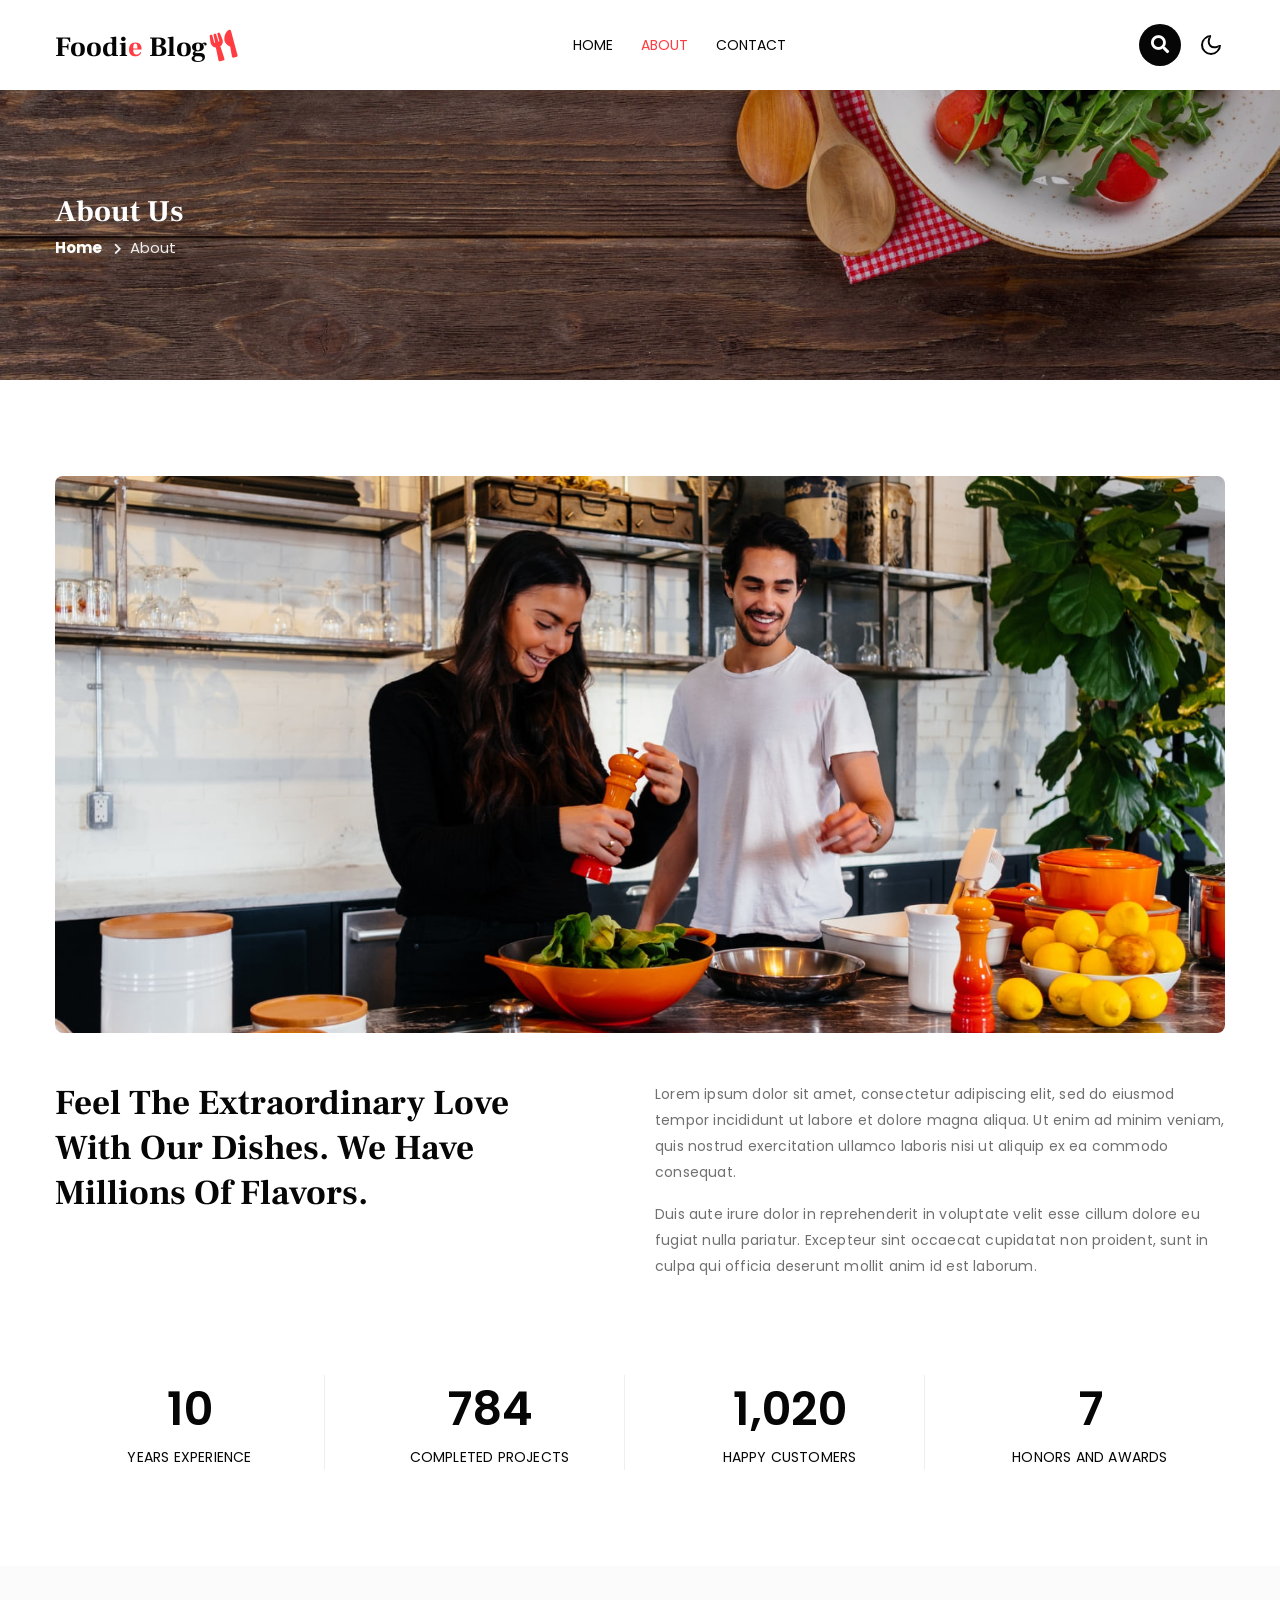
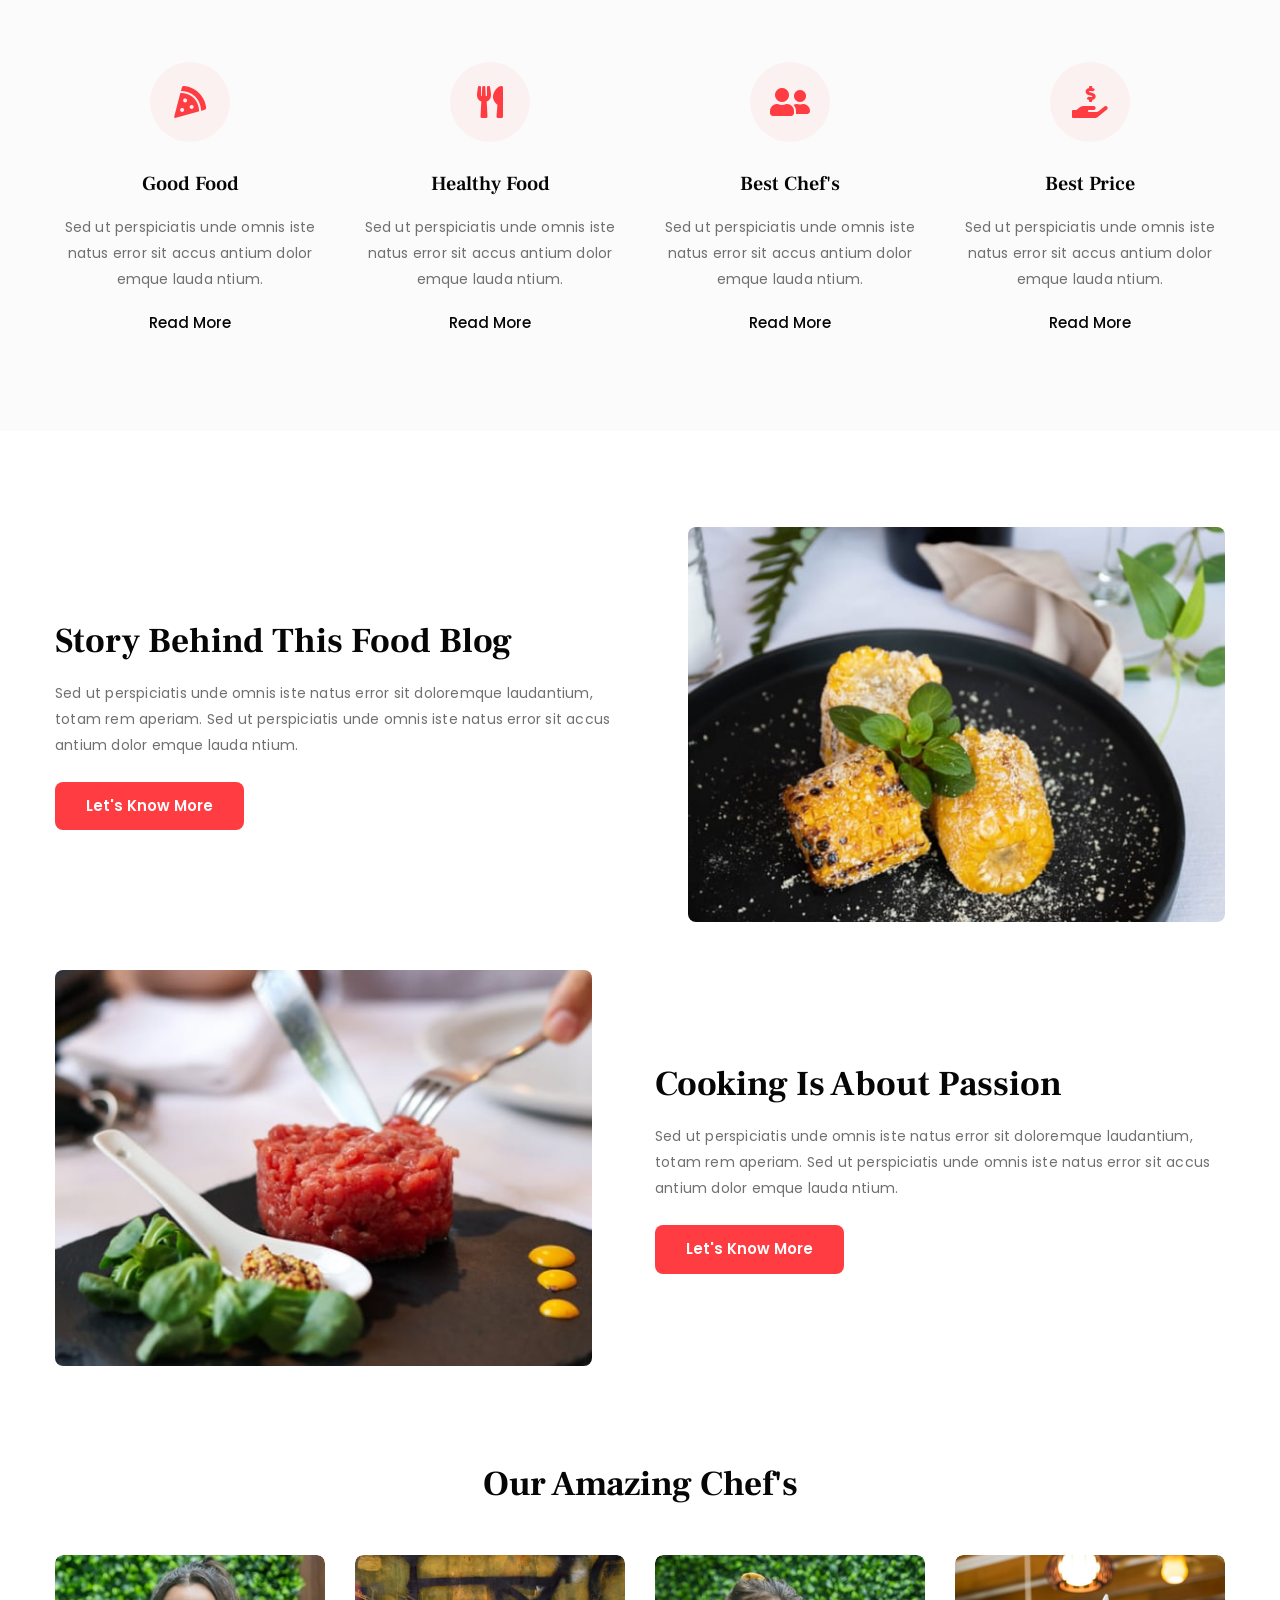
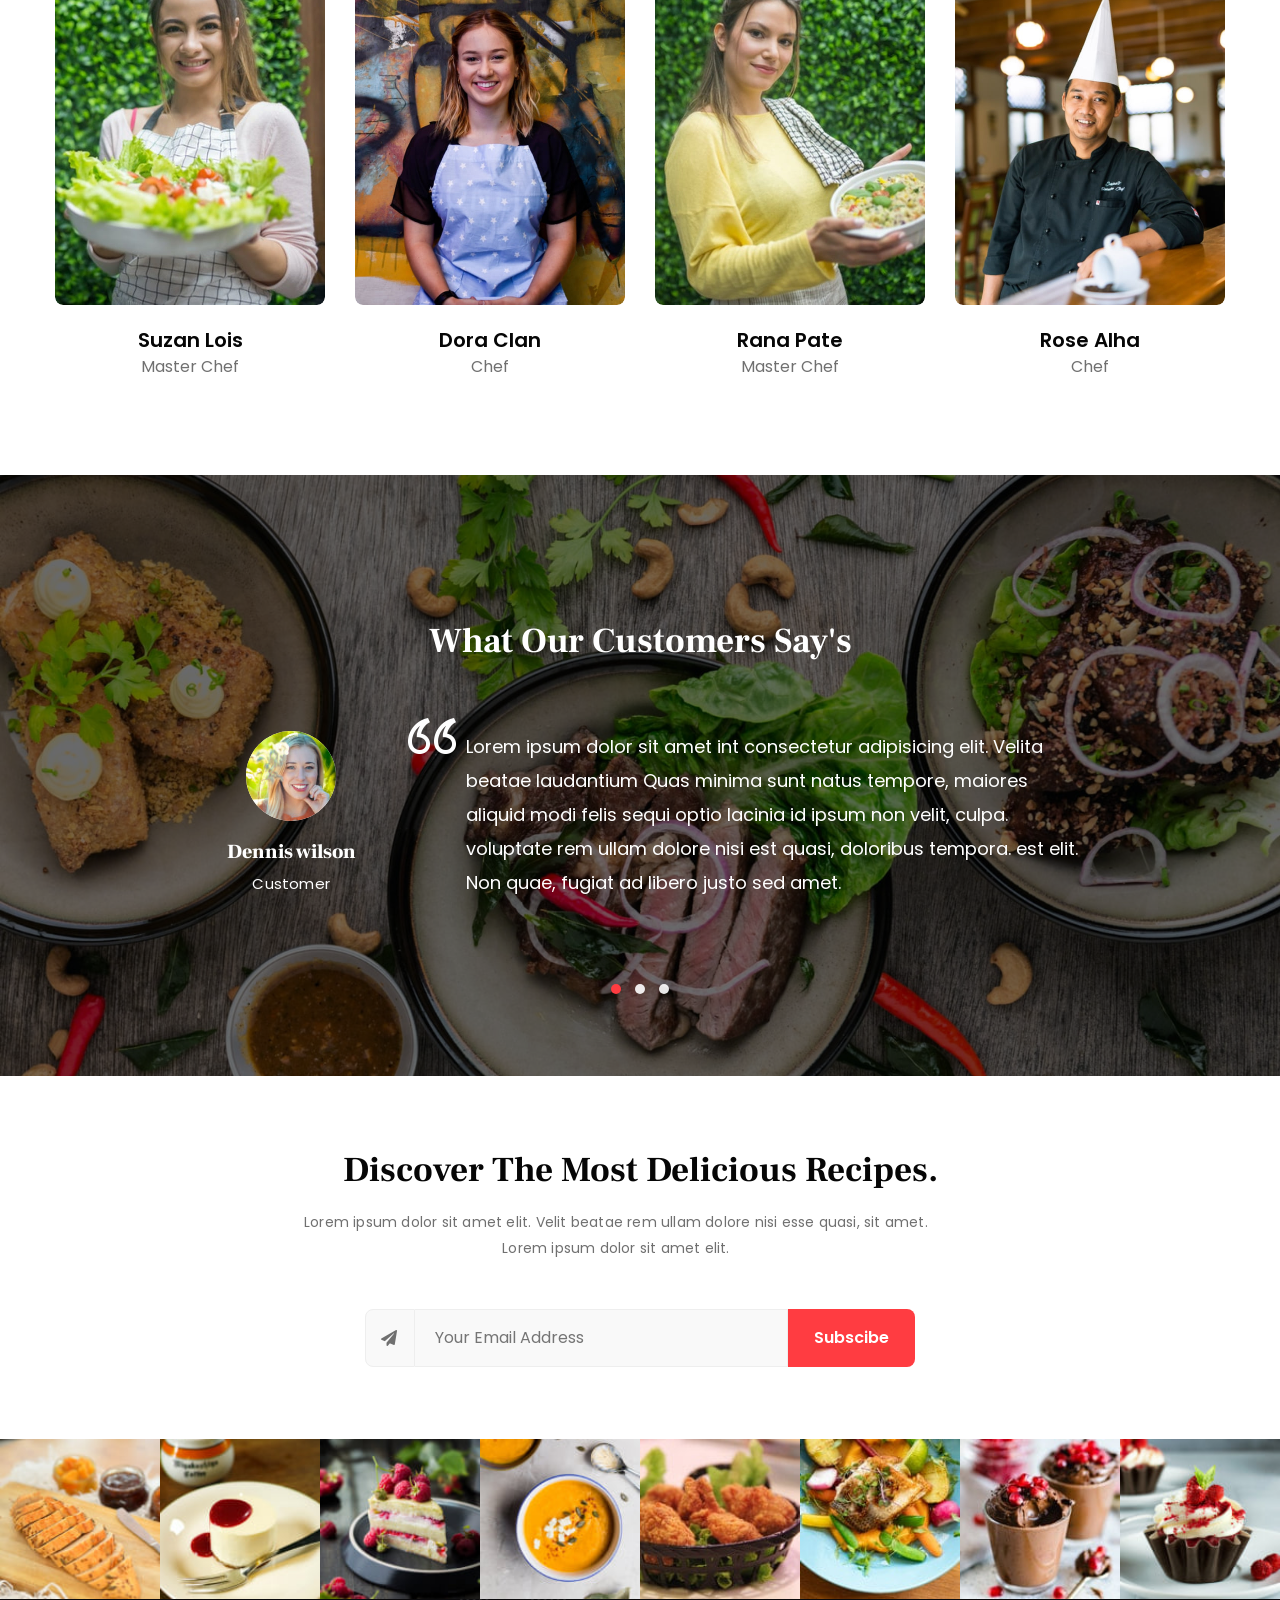
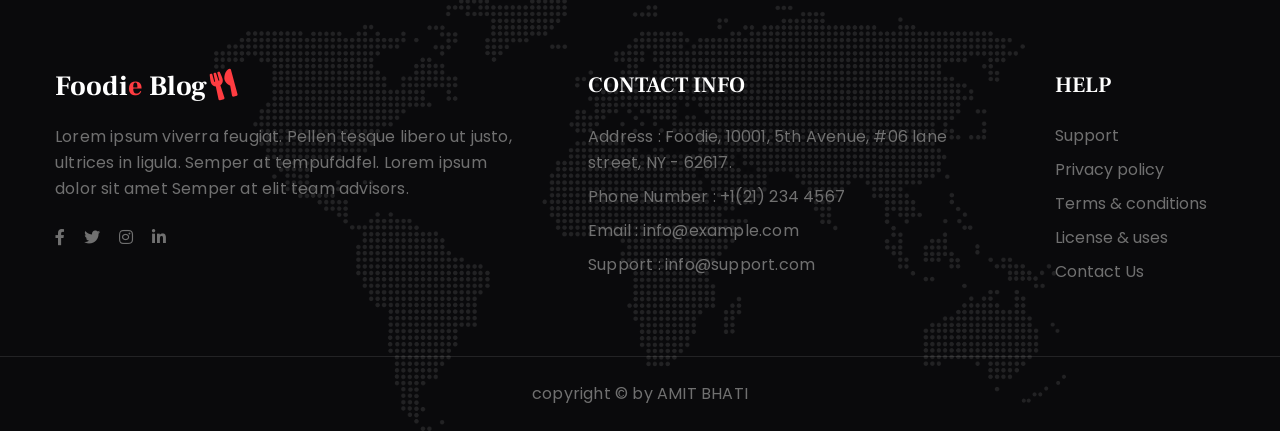
<file: about.html>
<!doctype html>
<html lang="en">

<head>
  
    <meta charset="utf-8">
    <meta name="viewport" content="width=device-width, initial-scale=1, shrink-to-fit=no">
    <title>Foodie Blog - Blog Category Bootstrap Responsive Website Template - About Us : W3Layouts</title>
  
    <link href="//fonts.googleapis.com/css2?family=Frank+Ruhl+Libre:wght@300;400;500;700;900&display=swap"
        rel="stylesheet">
    <link
        href="//fonts.googleapis.com/css2?family=Poppins:ital,wght@0,100;0,200;0,300;0,400;0,500;0,600;0,700;0,800;0,900;1,100;1,200;1,300;1,400;1,500;1,600;1,700;1,800;1,900&display=swap"
        rel="stylesheet">
   
    <link rel="stylesheet" href="assets/css/style-starter.css">
</head>

<body>
    <!--header-->
    <header id="site-header" class="fixed-top">
        <div class="container">
            <nav class="navbar navbar-expand-lg stroke">
                <h1>
                    <a class="navbar-brand" href="index.html">
                        Foodi<span>e</span> Blog<i class="fas fa-utensils"></i>
                    </a>
                </h1>
                <!-- if logo is image enable this   
    <a class="navbar-brand" href="#index.html">
        <img src="image-path" alt="Your logo" title="Your logo" style="height:35px;" />
    </a> -->
                <button class="navbar-toggler  collapsed bg-gradient" type="button" data-toggle="collapse"
                    data-target="#navbarTogglerDemo02" aria-controls="navbarTogglerDemo02" aria-expanded="false"
                    aria-label="Toggle navigation">
                    <span class="navbar-toggler-icon fa icon-expand fa-bars"></span>
                    <span class="navbar-toggler-icon fa icon-close fa-times"></span>
                </button>

                <div class="collapse navbar-collapse" id="navbarTogglerDemo02">
                    <ul class="navbar-nav mx-lg-auto">
                        <li class="nav-item">
                            <a class="nav-link" href="index.html">Home <span class="sr-only">(current)</span></a>
                        </li>
                        <li class="nav-item active">
                            <a class="nav-link" href="about.html">About</a>
                        </li>
                        <li class="nav-item">
                            <a class="nav-link" href="contact.html">Contact</a>
                        </li>
                    </ul>
                </div>
                <!-- search button -->
                <div class="search-right ml-lg-3">
                    <div class="search-container">
                        <form action="/search" method="get">
                            <input class="search expandright" id="searchright" type="search" name="q"
                                placeholder="Search">
                            <label class="button searchbutton" for="searchright"><i class="fas fa-search"></i></label>
                        </form>
                    </div>
                </div>
                <!-- //search button -->
                <!-- toggle switch for light and dark theme -->
                <div class="cont-ser-position">
                    <nav class="navigation">
                        <div class="theme-switch-wrapper">
                            <label class="theme-switch" for="checkbox">
                                <input type="checkbox" id="checkbox">
                                <div class="mode-container">
                                    <i class="gg-sun"></i>
                                    <i class="gg-moon"></i>
                                </div>
                            </label>
                        </div>
                    </nav>
                </div>
                <!-- //toggle switch for light and dark theme -->
            </nav>
        </div>
    </header>
    <!--//header-->

    <!-- inner banner -->
    <section class="inner-banner py-5">
        <div class="w3l-breadcrumb py-lg-5">
            <div class="container pt-sm-5 pt-4 pb-sm-4">
                <h4 class="inner-text-title font-weight-bold pt-5">About Us</h4>
                <ul class="breadcrumbs-custom-path">
                    <li><a href="index.html">Home</a></li>
                    <li class="active"><span class="fa fa-chevron-right mx-2" aria-hidden="true"></span>About</li>
                </ul>
            </div>
        </div>
    </section>
    <!-- //inner banner -->

    <!-- about section -->
    <section class="about-section py-5">
        <div class="container py-md-5 py-4">
            <img src="assets/images/about.jpg" alt="" class="img-fluid radius-image">
            <div class="row mt-sm-5 mt-4">
                <div class="col-lg-6 about-left-inner pr-lg-5">
                    <h3 class="title-style">Feel the extraordinary love with our dishes. We have millions of flavors.
                    </h3>
                </div>
                <div class="col-lg-6 about-right-inner mt-lg-0 mt-4">
                    <p>Lorem ipsum dolor sit amet, consectetur adipiscing elit, sed do eiusmod tempor
                        incididunt ut labore et dolore magna aliqua. Ut enim ad minim veniam, quis nostrud exercitation
                        ullamco laboris nisi ut aliquip ex ea commodo consequat. </p>
                    <p class="mt-3">Duis aute irure dolor in reprehenderit in voluptate velit esse cillum dolore eu
                        fugiat nulla pariatur. Excepteur sint occaecat cupidatat non proident, sunt in culpa qui officia
                        deserunt mollit anim id est laborum.</p>
                </div>
            </div>
        </div>
    </section>
    <!-- //about section -->

    <!-- stats -->
    <section class="w3_stats pb-5" id="stats">
        <div class="container pb-md-5 pb-4">
            <div class="w3-stats">
                <div class="row text-center">
                    <div class="col-lg-3 col-sm-6">
                        <div class="counter">
                            <div class="timer count-title count-number" data-to="36" data-speed="1500"></div>
                            <p class="count-text">Years Experience</p>
                        </div>
                    </div>
                    <div class="col-lg-3 col-sm-6 mt-sm-0 mt-4">
                        <div class="counter">
                            <div class="timer count-title count-number" data-to="2780" data-speed="1500"></div>
                            <p class="count-text">Completed Projects</p>
                        </div>
                    </div>
                    <div class="col-lg-3 col-sm-6 mt-lg-0 mt-4">
                        <div class="counter">
                            <div class="timer count-title count-number" data-to="3600" data-speed="1500"></div>
                            <p class="count-text">Happy Customers</p>
                        </div>
                    </div>
                    <div class="col-lg-3 col-sm-6 mt-lg-0 mt-4">
                        <div class="counter border-right-0">
                            <div class="timer count-title count-number" data-to="26" data-speed="1500"></div>
                            <p class="count-text">Honors and Awards</p>
                        </div>
                    </div>
                </div>
            </div>
        </div>
    </section>
    <!-- //stats -->

    <!-- 3 grids with icon section -->
    <section class="w3l-feature-8">
        <div class="features-main py-5">
            <div class="container py-md-5 py-4">
                <div class="row text-center">
                    <div class="col-lg-3 col-sm-6 feature-body">
                        <div class="feature-icon">
                            <i class="fas fa-pizza-slice"></i>
                        </div>
                        <div class="feature-info">
                            <h3 class="feature-title mb-3"><a href="#featured">Good Food</a></h3>
                            <p>Sed ut perspiciatis unde omnis iste natus error sit accus antium dolor emque lauda ntium.
                            </p>
                            <a href="#featured" class="feature-link">Read More</a>
                        </div>
                    </div>
                    <div class="col-lg-3 col-sm-6 feature-body mt-sm-0 mt-5">
                        <div class="feature-icon">
                            <i class="fas fa-utensils"></i>
                        </div>
                        <div class="feature-info">
                            <h3 class="feature-title mb-3"><a href="#featured">Healthy Food</a></h3>
                            <p>Sed ut perspiciatis unde omnis iste natus error sit accus antium dolor emque lauda ntium.
                            </p>
                            <a href="#featured" class="feature-link">Read More</a>
                        </div>
                    </div>
                    <div class="col-lg-3 col-sm-6 feature-body mt-lg-0 mt-5">
                        <div class="feature-icon">
                            <i class="fas fa-user-friends"></i>
                        </div>
                        <div class="feature-info">
                            <h3 class="feature-title mb-3"><a href="#featured">Best Chef's</a></h3>
                            <p>Sed ut perspiciatis unde omnis iste natus error sit accus antium dolor emque lauda ntium.
                            </p>
                            <a href="#featured" class="feature-link">Read More</a>
                        </div>
                    </div>
                    <div class="col-lg-3 col-sm-6 feature-body mt-lg-0 mt-5">
                        <div class="feature-icon">
                            <i class="fas fa-hand-holding-usd"></i>
                        </div>
                        <div class="feature-info">
                            <h3 class="feature-title mb-3"><a href="#featured">Best Price</a></h3>
                            <p>Sed ut perspiciatis unde omnis iste natus error sit accus antium dolor emque lauda ntium.
                            </p>
                            <a href="#featured" class="feature-link">Read More</a>
                        </div>
                    </div>
                </div>
            </div>
        </div>
    </section>
    <!-- //3 grids with icon section -->

    <!-- image with content section -->
    <section class="image-with-content pt-5">
        <div class="container pt-md-5 pt-4">
            <div class="row align-items-center">
                <div class="col-lg-6 content-sec-1">
                    <h3 class="title-style mb-3">Story behind this food blog</h3>
                    <p>Sed ut perspiciatis unde omnis iste natus error sit
                        doloremque laudantium, totam rem aperiam. Sed ut perspiciatis unde omnis iste natus error sit
                        accus antium dolor emque lauda ntium.
                    </p>
                    <a class="btn btn-style mt-4" href="#blog">Let's Know More</a>
                </div>
                <div class="col-lg-6 pl-lg-5 mt-lg-0 mt-sm-5 mt-4">
                    <img src="assets/images/banner-b2.jpg" alt="" class="img-fluid radius-image">
                </div>
            </div>
            <div class="row align-items-center mt-5">
                <div class="col-lg-6 pr-lg-5 mt-lg-0 mt-sm-5 mt-4 order-lg-1 order-2">
                    <img src="assets/images/banner-b1.jpg" alt="" class="img-fluid radius-image">
                </div>
                <div class="col-lg-6 content-sec-1 order-lg-2 order-1">
                    <h3 class="title-style mb-3">Cooking is about passion</h3>
                    <p>Sed ut perspiciatis unde omnis iste natus error sit
                        doloremque laudantium, totam rem aperiam. Sed ut perspiciatis unde omnis iste natus error sit
                        accus antium dolor emque lauda ntium.
                    </p>
                    <a class="btn btn-style mt-4" href="#blog">Let's Know More</a>
                </div>
            </div>
        </div>
    </section>
    <!-- //image with content section -->

    <!-- team section -->
    <section class="w3l-team section py-5" id="team">
        <div class="container py-md-5 py-4">
            <h3 class="title-style text-center mb-lg-5 mb-4">Our Amazing Chef's</h3>
            <div class="row">
                <div class="section_content teamy-team">
                    <div class="col-lg-3 col-6">
                        <div class="teamy teamy_style1 teamy_mask-circle">
                            <div class="teamy_layout">
                                <div class="teamy_preview">
                                    <img src="assets/images/team1.jpg" class="radius-image img-fluid w-100"
                                        alt="The demo photo">
                                </div>
                                <div class="teamy_back">
                                    <div class="teamy_back-inner">
                                        <a href="#facebook" class="social"> <i class="fab fa-facebook-f"></i> </a>
                                        <a href="#twitter" class="social"> <i class="fab fa-twitter"></i> </a>
                                        <a href="#instagram" class="social"> <i class="fab fa-instagram"></i> </a>
                                    </div>
                                </div>
                            </div>
                            <div class="teamy_content">
                                <a href="#url" class="teamy_name">Suzan Lois</a>
                                <span class="teamy_post">Master Chef</span>
                            </div>
                        </div>
                    </div>
                    <div class="col-lg-3 col-6">
                        <div class="teamy teamy_style1 teamy_mask-circle">
                            <div class="teamy_layout">
                                <div class="teamy_preview">
                                    <img src="assets/images/team2.jpg" class="radius-image img-fluid w-100"
                                        alt="The demo photo">
                                </div>
                                <div class="teamy_back">
                                    <div class="teamy_back-inner">
                                        <a href="#facebook" class="social"> <i class="fab fa-facebook-f"></i> </a>
                                        <a href="#twitter" class="social"> <i class="fab fa-twitter"></i> </a>
                                        <a href="#instagram" class="social"> <i class="fab fa-instagram"></i> </a>
                                    </div>
                                </div>
                            </div>
                            <div class="teamy_content">
                                <a href="#url" class="teamy_name">Dora Clan</a>
                                <span class="teamy_post">Chef</span>
                            </div>
                        </div>
                    </div>
                    <div class="col-lg-3 col-6 mt-lg-0 mt-5">
                        <div class="teamy teamy_style1 teamy_mask-circle">
                            <div class="teamy_layout">
                                <div class="teamy_preview">
                                    <img src="assets/images/team3.jpg" class="radius-image img-fluid w-100"
                                        alt="The demo photo">
                                </div>
                                <div class="teamy_back">
                                    <div class="teamy_back-inner">
                                        <a href="#facebook" class="social"> <i class="fab fa-facebook-f"></i> </a>
                                        <a href="#twitter" class="social"> <i class="fab fa-twitter"></i> </a>
                                        <a href="#instagram" class="social"> <i class="fab fa-instagram"></i> </a>
                                    </div>
                                </div>
                            </div>
                            <div class="teamy_content">
                                <a href="#url" class="teamy_name">Rana Pate</a>
                                <span class="teamy_post">Master Chef</span>
                            </div>
                        </div>
                    </div>
                    <div class="col-lg-3 col-6 mt-lg-0 mt-5">
                        <div class="teamy teamy_style1 teamy_mask-circle">
                            <div class="teamy_layout">
                                <div class="teamy_preview">
                                    <img src="assets/images/team4.jpg" class="radius-image img-fluid w-100"
                                        alt="The demo photo">
                                </div>
                                <div class="teamy_back">
                                    <div class="teamy_back-inner">
                                        <a href="#facebook" class="social"> <i class="fab fa-facebook-f"></i> </a>
                                        <a href="#twitter" class="social"> <i class="fab fa-twitter"></i> </a>
                                        <a href="#instagram" class="social"> <i class="fab fa-instagram"></i> </a>
                                    </div>
                                </div>
                            </div>
                            <div class="teamy_content">
                                <a href="#url" class="teamy_name">Rose Alha</a>
                                <span class="teamy_post">Chef</span>
                            </div>
                        </div>
                    </div>
                </div>
            </div>
        </div>
    </section>
    <!-- //team section -->

    <!-- testimonials -->
    <section class="w3l-clients-1 py-5" id="testimonials">
        <div class="cusrtomer-layout py-lg-5">
            <div class="container py-md-5 py-4">
                <div class="text-center mb-lg-5 mb-4">
                    <h3 class="title-style text-white">
                        What our Customers say's
                    </h3>
                </div>
                <div class="testimonial-row">
                    <div id="owl-demo2" class="owl-two owl-carousel owl-theme mb-md-3 mb-sm-5 mb-4">
                        <div class="item">
                            <div class="testimonial-content">
                                <div class="row testimonial align-items-center">
                                    <div class="col-md-3 testi-des">
                                        <a href="#url" class="testi-img">
                                            <img src="assets/images/testi1.jpg" alt="" class="radius-image img-fluid">
                                        </a>
                                        <div class="peopl align-self">
                                            <h3>Dennis wilson</h3>
                                            <p class="identity">Customer </p>
                                        </div>
                                    </div>
                                    <div class="col-md-9 pl-lg-5 mt-md-0 mt-4 text-left testi-cont">
                                        <blockquote>
                                            <q>Lorem ipsum dolor sit amet int consectetur adipisicing elit. Velita
                                                beatae
                                                laudantium Quas minima sunt natus tempore, maiores aliquid modi felis
                                                sequi optio lacinia id ipsum non velit, culpa.
                                                voluptate rem ullam dolore nisi est quasi, doloribus tempora.
                                                est elit. Non quae, fugiat ad libero justo sed amet.</q>
                                        </blockquote>
                                    </div>
                                </div>
                            </div>
                        </div>
                        <div class="item">
                            <div class="testimonial-content">
                                <div class="row testimonial align-items-center">
                                    <div class="col-md-3 testi-des">
                                        <a href="#url" class="testi-img">
                                            <img src="assets/images/testi2.jpg" alt="" class="radius-image img-fluid">
                                        </a>
                                        <div class="peopl align-self">
                                            <h3>Dennis wilson</h3>
                                            <p class="identity">Customer </p>
                                        </div>
                                    </div>
                                    <div class="col-md-9 pl-lg-5 mt-md-0 mt-4 text-left testi-cont">
                                        <blockquote>
                                            <q>Lorem ipsum dolor sit amet int consectetur adipisicing elit. Velita
                                                beatae
                                                laudantium Quas minima sunt natus tempore, maiores aliquid modi felis
                                                sequi optio lacinia id ipsum non velit, culpa.
                                                voluptate rem ullam dolore nisi est quasi, doloribus tempora.
                                                est elit. Non quae, fugiat ad libero justo sed amet.</q>
                                        </blockquote>
                                    </div>
                                </div>
                            </div>
                        </div>
                        <div class="item">
                            <div class="testimonial-content">
                                <div class="row testimonial align-items-center">
                                    <div class="col-md-3 testi-des">
                                        <a href="#url" class="testi-img">
                                            <img src="assets/images/testi3.jpg" alt="" class="radius-image img-fluid">
                                        </a>
                                        <div class="peopl align-self">
                                            <h3>Dennis wilson</h3>
                                            <p class="identity">Customer </p>
                                        </div>
                                    </div>
                                    <div class="col-md-9 pl-lg-5 mt-md-0 mt-4 text-left testi-cont">
                                        <blockquote>
                                            <q>Lorem ipsum dolor sit amet int consectetur adipisicing elit. Velita
                                                beatae
                                                laudantium Quas minima sunt natus tempore, maiores aliquid modi felis
                                                sequi optio lacinia id ipsum non velit, culpa.
                                                voluptate rem ullam dolore nisi est quasi, doloribus tempora.
                                                est elit. Non quae, fugiat ad libero justo sed amet.</q>
                                        </blockquote>
                                    </div>
                                </div>
                            </div>
                        </div>
                    </div>
                </div>
            </div>
        </div>
    </section>
    <!-- //testimonials -->

    <!-- subscribe section -->
    <section class="w3l-project py-5" id="subscribe">
        <div class="container py-4">
            <div class="bottom-info">
                <div class="header-section text-center">
                    <h3 class="title-style">Discover the most delicious recipes.</h3>
                    <p class="mt-3 pr-lg-5">Lorem ipsum dolor sit amet elit. Velit beatae
                        rem ullam dolore nisi esse quasi, sit amet. Lorem ipsum dolor sit
                        amet elit.</p>
                </div>
                <form action="#" class="subscribe mt-5" method="post">
                    <div class="input-group-text"><i class="fas fa-paper-plane"></i></div>
                    <input type="email" name="email" placeholder="Your Email Address" required="">
                    <button class="btn btn-style">Subscibe</button>
                </form>
            </div>
        </div>
    </section>
    <!-- //subscribe section -->

    <!-- instagram-feeds -->
    <div class="projects" id="special">
        <div class="projects-grids">
            <div class="istagram-feeds">
                <div class="projects-w3l-grid-info">
                    <a href="blog-single.html"><img src="assets/images/blog-s1.jpg" class="img-fluid" alt="" />
                        <div class="content-overlay"></div>
                        <div class="content-details fadeIn-top">
                            <span class="fab fa-instagram"></span>
                        </div>
                    </a>
                </div>
                <div class="projects-w3l-grid-info">
                    <a href="blog-single.html"><img src="assets/images/blog-s2.jpg" class="img-fluid" alt="" />
                        <div class="content-overlay"></div>
                        <div class="content-details fadeIn-top">
                            <span class="fab fa-instagram"></span>
                        </div>
                    </a>
                </div>
                <div class="projects-w3l-grid-info">
                    <a href="blog-single.html"><img src="assets/images/blog-s3.jpg" class="img-fluid" alt="" />
                        <div class="content-overlay"></div>
                        <div class="content-details fadeIn-top">
                            <span class="fab fa-instagram"></span>
                        </div>
                    </a>
                </div>
                <div class="projects-w3l-grid-info">
                    <a href="blog-single.html"><img src="assets/images/blog-s4.jpg" class="img-fluid" alt="" />
                        <div class="content-overlay"></div>
                        <div class="content-details fadeIn-top">
                            <span class="fab fa-instagram"></span>
                        </div>
                    </a>
                </div>
                <div class="projects-w3l-grid-info">
                    <a href="blog-single.html"><img src="assets/images/blog-s5.jpg" class="img-fluid" alt="" />
                        <div class="content-overlay"></div>
                        <div class="content-details fadeIn-top">
                            <span class="fab fa-instagram"></span>
                        </div>
                    </a>
                </div>
                <div class="projects-w3l-grid-info">
                    <a href="blog-single.html"><img src="assets/images/blog-s6.jpg" class="img-fluid" alt="" />
                        <div class="content-overlay"></div>
                        <div class="content-details fadeIn-top">
                            <span class="fab fa-instagram"></span>
                        </div>
                    </a>
                </div>
                <div class="projects-w3l-grid-info">
                    <a href="blog-single.html"><img src="assets/images/blog-s8.jpg" class="img-fluid" alt="" />
                        <div class="content-overlay"></div>
                        <div class="content-details fadeIn-top">
                            <span class="fab fa-instagram"></span>
                        </div>
                    </a>
                </div>
                <div class="projects-w3l-grid-info">
                    <a href="blog-single.html"><img src="assets/images/blog-s7.jpg" class="img-fluid" alt="" />
                        <div class="content-overlay"></div>
                        <div class="content-details fadeIn-top">
                            <span class="fab fa-instagram"></span>
                        </div>
                    </a>
                </div>
            </div>
        </div>
    </div>
    <!-- //instagram-feeds -->

    <!-- footer -->
    <footer class="w3l-footer-29-main">
        <div class="footer-29 py-5">
            <div class="container py-sm-4">
                <div class="row footer-top-29">
                    <div class="col-lg-5 col-md-6 footer-list-29 footer-1">
                        <h2 class="mb-4">
                            <a class="footer-logo" href="index.html">
                                Foodi<span>e</span> Blog<i class="fas fa-utensils"></i>
                            </a>
                        </h2>
                        <p>Lorem ipsum viverra feugiat. Pellen tesque libero ut justo, ultrices in ligula. Semper at
                            tempufddfel. Lorem ipsum dolor sit amet Semper at elit team advisors.</p>
                        <div class="main-social-footer-29 mt-md-4 mt-3">
                            <a href="#facebook" class="facebook"><i class="fab fa-facebook-f"></i></a>
                            <a href="#twitter" class="twitter"><i class="fab fa-twitter"></i></a>
                            <a href="#instagram" class="instagram"><i class="fab fa-instagram"></i></a>
                            <a href="#linkedin" class="linkedin"><i class="fab fa-linkedin-in"></i></a>
                        </div>
                    </div>

                    <div class="col-xl-5 col-lg-4 col-md-6 footer-list-29 footer-1 px-xl-5 mt-md-0 mt-5">
                        <h6 class="footer-title-29">Contact Info </h6>
                        <p class="mb-2">Address : Foodie, 10001, 5th Avenue, #06 lane street, NY - 62617.
                        </p>
                        <p class="mb-2">Phone Number : <a href="tel:+1(21) 234 4567">+1(21) 234 4567</a></p>
                        <p class="mb-2">Email : <a href="mailto:info@example.com">info@example.com</a></p>
                        <p>Support : <a href="mailto:info@support.com">info@support.com</a></p>
                    </div>

                    <div class="col-xl-2 col-lg-3 col-md-6 col-sm-5 col-6 footer-list-29 footer-2 mt-lg-0 mt-5">
                        <ul>
                            <h6 class="footer-title-29">Help</h6>
                            <li><a href="#support">Support</a></li>
                            <li><a href="#privacy">Privacy policy</a></li>
                            <li><a href="#terms">Terms & conditions</a></li>
                            <li><a href="#license">License & uses</a></li>
                            <li><a href="contact.html">Contact Us</a></li>
                        </ul>
                    </div>
                </div>
            </div>
        </div>
        <!-- copyright -->
        <section class="w3l-copyright text-center">
            <div class="container">
                <p class="copy-footer-29">copyright &copy; by AMIT BHATI</p>
            </div>
        </section>
        <!-- //copyright -->
    </footer>
    <!-- //footer -->

    <!-- Js scripts -->
    <!-- move top -->
    <button onclick="topFunction()" id="movetop" title="Go to top">
        <span class="fas fa-level-up-alt" aria-hidden="true"></span>
    </button>
    <script>
        // When the user scrolls down 20px from the top of the document, show the button
        window.onscroll = function () {
            scrollFunction()
        };

        function scrollFunction() {
            if (document.body.scrollTop > 20 || document.documentElement.scrollTop > 20) {
                document.getElementById("movetop").style.display = "block";
            } else {
                document.getElementById("movetop").style.display = "none";
            }
        }

        // When the user clicks on the button, scroll to the top of the document
        function topFunction() {
            document.body.scrollTop = 0;
            document.documentElement.scrollTop = 0;
        }
    </script>
    <!-- //move top -->

    <!-- common jquery plugin -->
    <script src="assets/js/jquery-3.3.1.min.js"></script>
    <!-- //common jquery plugin -->

    <!-- counter for stats -->
    <script src="assets/js/counter.js"></script>
    <!-- //counter for stats -->

    <!-- owl carousel -->
    <script src="assets/js/owl.carousel.js"></script>
    <!-- script for tesimonials carousel slider -->
    <script>
        $(document).ready(function () {
            $("#owl-demo2").owlCarousel({
                loop: true,
                nav: false,
                margin: 50,
                autoplay: true,
                autoplayTimeout: 5000,
                autoplaySpeed: 1000,
                responsiveClass: true,
                responsive: {
                    0: {
                        items: 1,
                        nav: false
                    },
                    1000: {
                        items: 1,
                        nav: false
                    }
                }
            })
        })
    </script>
    <!-- //script for tesimonials carousel slider -->

    <!-- theme switch js (light and dark)-->
    <script src="assets/js/theme-change.js"></script>
    <!-- //theme switch js (light and dark)-->

    <!-- MENU-JS -->
    <script>
        $(window).on("scroll", function () {
            var scroll = $(window).scrollTop();

            if (scroll >= 80) {
                $("#site-header").addClass("nav-fixed");
            } else {
                $("#site-header").removeClass("nav-fixed");
            }
        });

        //Main navigation Active Class Add Remove
        $(".navbar-toggler").on("click", function () {
            $("header").toggleClass("active");
        });
        $(document).on("ready", function () {
            if ($(window).width() > 991) {
                $("header").removeClass("active");
            }
            $(window).on("resize", function () {
                if ($(window).width() > 991) {
                    $("header").removeClass("active");
                }
            });
        });
    </script>
    <!-- //MENU-JS -->

    <!-- disable body scroll which navbar is in active -->
    <script>
        $(function () {
            $('.navbar-toggler').click(function () {
                $('body').toggleClass('noscroll');
            })
        });
    </script>
    <!-- //disable body scroll which navbar is in active -->

    <!-- bootstrap -->
    <script src="assets/js/bootstrap.min.js"></script>
    <!-- //bootstrap -->
    <!-- //Js scripts -->
</body>

</html>
</file>
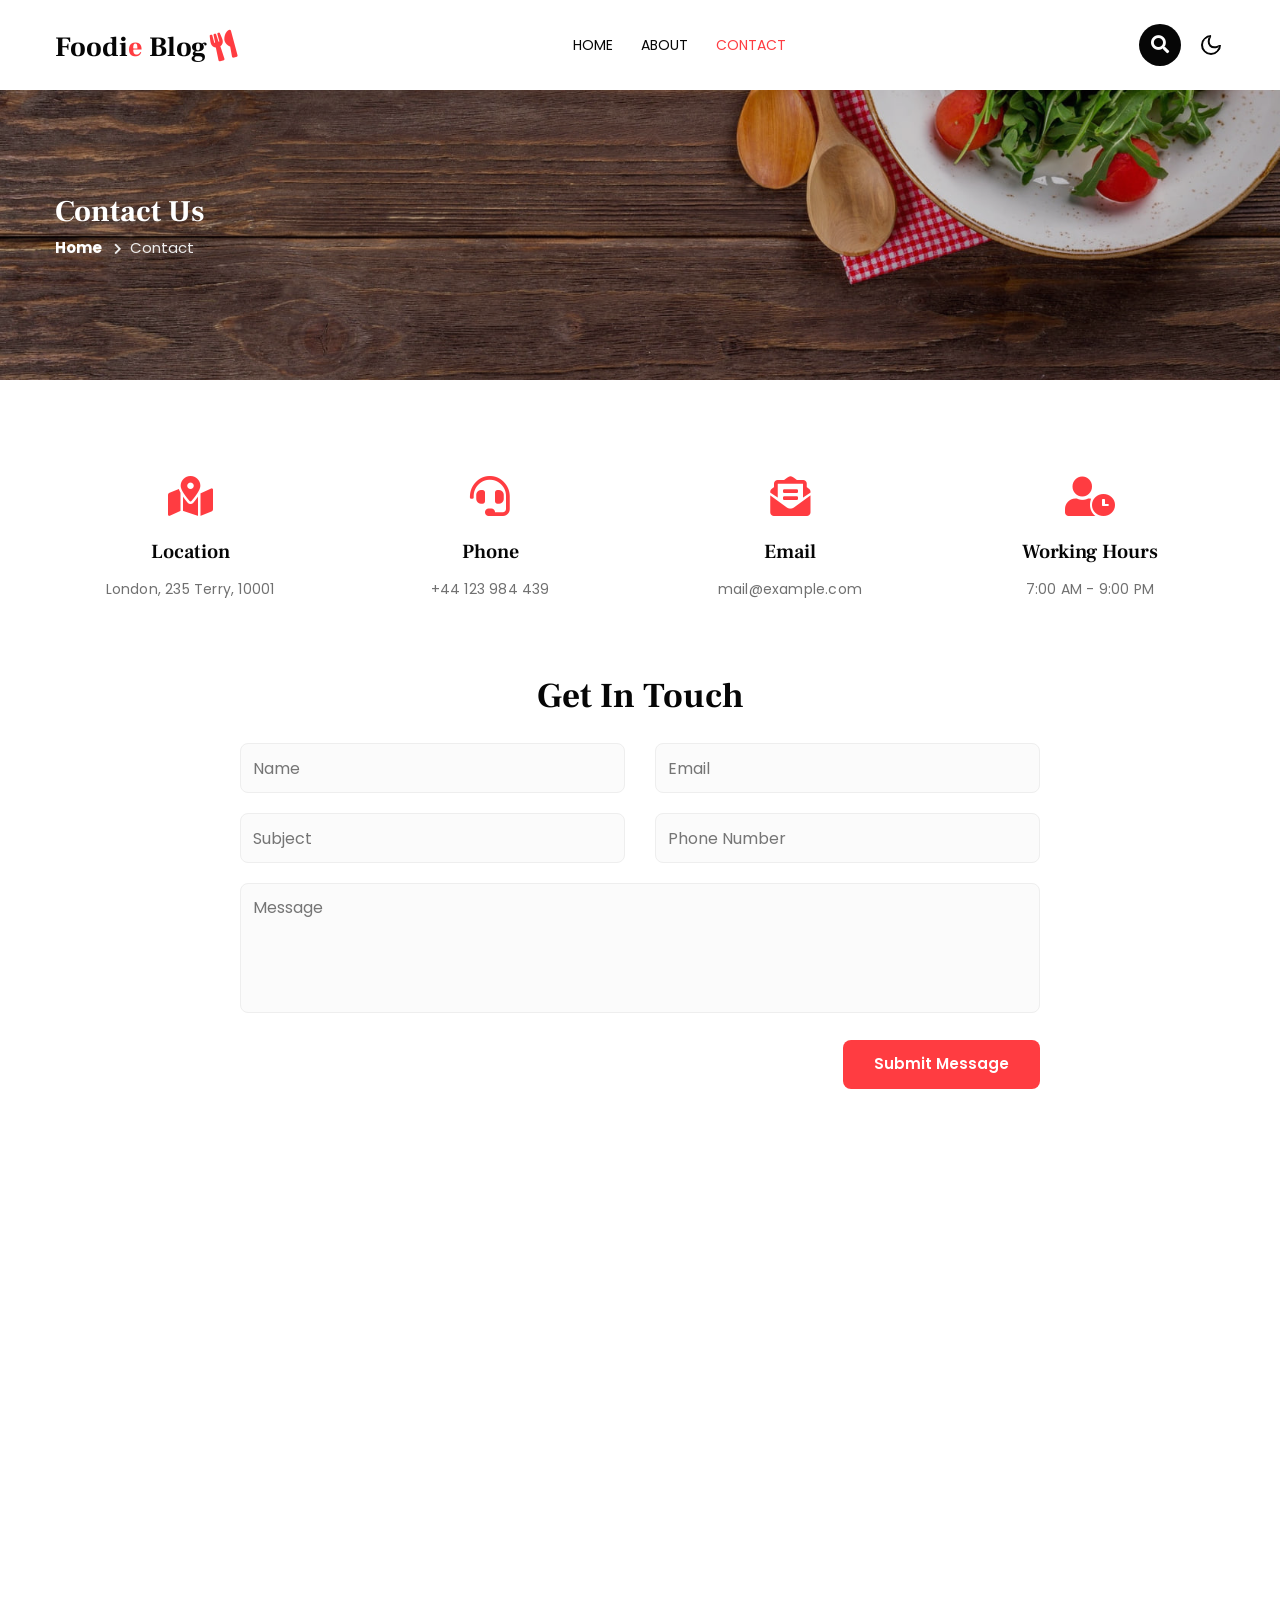
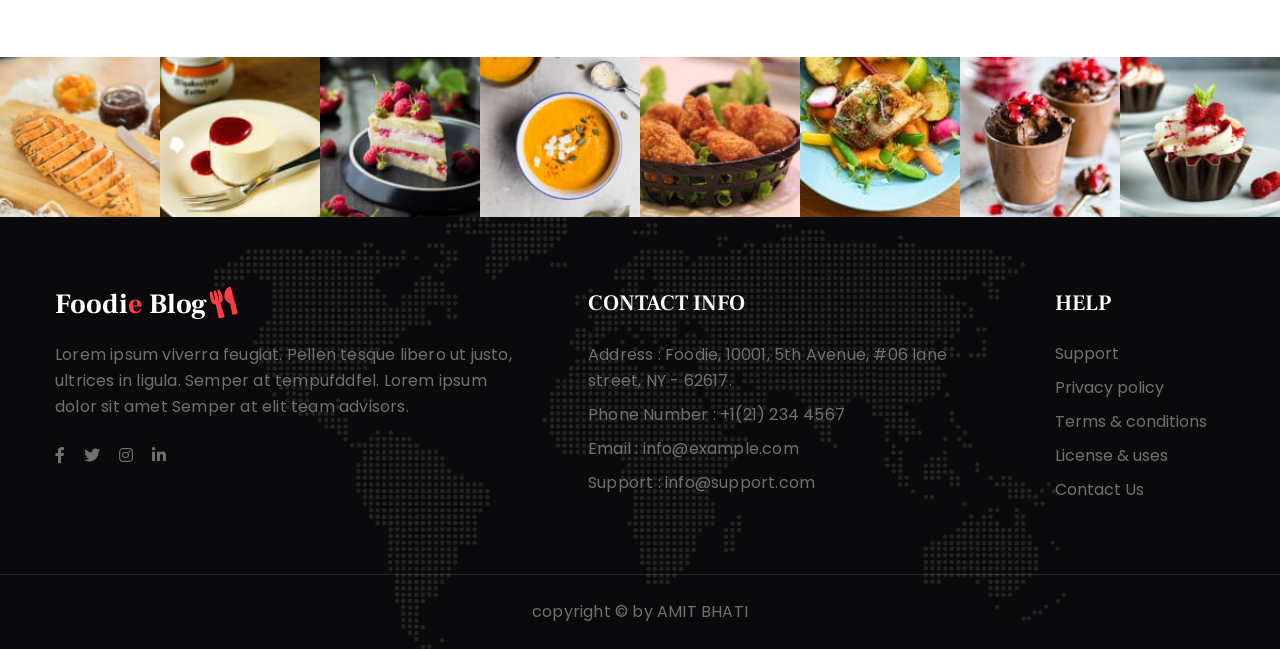
<file: contact.html>
<!doctype html>
<html lang="en">

<head>
    
    <meta charset="utf-8">
    <meta name="viewport" content="width=device-width, initial-scale=1, shrink-to-fit=no">
    <title>Foodie Blog - Blog Category Bootstrap Responsive Website Template - Contact Us : W3Layouts</title>
    
    <link href="//fonts.googleapis.com/css2?family=Frank+Ruhl+Libre:wght@300;400;500;700;900&display=swap"
        rel="stylesheet">
    <link
        href="//fonts.googleapis.com/css2?family=Poppins:ital,wght@0,100;0,200;0,300;0,400;0,500;0,600;0,700;0,800;0,900;1,100;1,200;1,300;1,400;1,500;1,600;1,700;1,800;1,900&display=swap"
        rel="stylesheet">
   
    <link rel="stylesheet" href="assets/css/style-starter.css">
</head>

<body>
    <!--header-->
    <header id="site-header" class="fixed-top">
        <div class="container">
            <nav class="navbar navbar-expand-lg stroke">
                <h1>
                    <a class="navbar-brand" href="index.html">
                        Foodi<span>e</span> Blog<i class="fas fa-utensils"></i>
                    </a>
                </h1>
                <!-- if logo is image enable this   
    <a class="navbar-brand" href="#index.html">
        <img src="image-path" alt="Your logo" title="Your logo" style="height:35px;" />
    </a> -->
                <button class="navbar-toggler  collapsed bg-gradient" type="button" data-toggle="collapse"
                    data-target="#navbarTogglerDemo02" aria-controls="navbarTogglerDemo02" aria-expanded="false"
                    aria-label="Toggle navigation">
                    <span class="navbar-toggler-icon fa icon-expand fa-bars"></span>
                    <span class="navbar-toggler-icon fa icon-close fa-times"></span>
                </button>

                <div class="collapse navbar-collapse" id="navbarTogglerDemo02">
                    <ul class="navbar-nav mx-lg-auto">
                        <li class="nav-item">
                            <a class="nav-link" href="index.html">Home <span class="sr-only">(current)</span></a>
                        </li>
                        <li class="nav-item">
                            <a class="nav-link" href="about.html">About</a>
                        </li>
                        <li class="nav-item active">
                            <a class="nav-link" href="contact.html">Contact</a>
                        </li>
                    </ul>
                </div>
                <!-- search button -->
                <div class="search-right ml-lg-3">
                    <div class="search-container">
                        <form action="/search" method="get">
                            <input class="search expandright" id="searchright" type="search" name="q"
                                placeholder="Search">
                            <label class="button searchbutton" for="searchright"><i class="fas fa-search"></i></label>
                        </form>
                    </div>
                </div>
                <!-- //search button -->
                <!-- toggle switch for light and dark theme -->
                <div class="cont-ser-position">
                    <nav class="navigation">
                        <div class="theme-switch-wrapper">
                            <label class="theme-switch" for="checkbox">
                                <input type="checkbox" id="checkbox">
                                <div class="mode-container">
                                    <i class="gg-sun"></i>
                                    <i class="gg-moon"></i>
                                </div>
                            </label>
                        </div>
                    </nav>
                </div>
                <!-- //toggle switch for light and dark theme -->
            </nav>
        </div>
    </header>
    <!--//header-->

    <!-- inner banner -->
    <section class="inner-banner py-5">
        <div class="w3l-breadcrumb py-lg-5">
            <div class="container pt-sm-5 pt-4 pb-sm-4">
                <h4 class="inner-text-title font-weight-bold pt-5">Contact Us</h4>
                <ul class="breadcrumbs-custom-path">
                    <li><a href="index.html">Home</a></li>
                    <li class="active"><span class="fa fa-chevron-right mx-2" aria-hidden="true"></span>Contact</li>
                </ul>
            </div>
        </div>
    </section>
    <!-- //inner banner -->

    <!-- contact -->
    <!-- contact section -->
    <section class="w3l-contact-11 py-5" id="contact">
        <div class="container py-md-5 py-4">
            <div class="row text-center mb-5 pb-sm-4">
                <div class="col-lg-3 col-sm-6 contact-info">
                    <i class="fas fa-map-marked-alt"></i>
                    <h4>Location</h4>
                    <p>London, 235 Terry, 10001</p>
                </div>
                <div class="col-lg-3 col-sm-6 contact-info mt-md-0 mt-4">
                    <i class="fas fa-headset"></i>
                    <h4>Phone</h4>
                    <p><a href="tel:+44 987 654 321">+44 123 984 439</a></p>
                </div>
                <div class="col-lg-3 col-sm-6 contact-info mt-lg-0 mt-4">
                    <i class="fas fa-envelope-open-text"></i>
                    <h4>Email</h4>
                    <p><a href="mailto:mail@example.com" class="email">mail@example.com</a></p>
                </div>
                <div class="col-lg-3 col-sm-6 contact-info mt-lg-0 mt-4">
                    <i class="fas fa-user-clock"></i>
                    <h4>Working Hours</h4>
                    <p>7:00 AM - 9:00 PM</p>
                </div>
            </div>
            <div class="form-inner-cont mx-auto" style="max-width:800px">
                <h3 class="title-style text-center mb-4">Get In Touch</h3>
                <form action="https://sendmail.w3layouts.com/submitForm" method="post" class="signin-form">
                    <div class="row align-form-map">
                        <div class="col-sm-6 form-input">
                            <input type="text" name="w3lName" id="w3lName" placeholder="Name" />
                        </div>
                        <div class="col-sm-6 form-input">
                            <input type="email" name="w3lSender" id="w3lSender" placeholder="Email" required="" />
                        </div>
                        <div class="col-sm-6 form-input">
                            <input type="text" name="w3lSubect" placeholder="Subject" class="contact-input">
                        </div>
                        <div class="col-sm-6 form-input">
                            <input type="number" name="w3lPhone" placeholder="Phone Number" class="contact-input">
                        </div>
                    </div>
                    <div class="form-input">
                        <textarea placeholder="Message" name="w3lMessage" id="w3lMessage" required=""></textarea>
                    </div>
                    <div class="submit text-right">
                        <button type="submit" class="btn btn-style">Submit
                            Message</button>
                    </div>
                </form>
            </div>
            <!-- map -->
            <div class="map-iframe mt-5 pt-md-4">
                <iframe
                    src="https://www.google.com/maps/embed?pb=!1m18!1m12!1m3!1d317718.69319292053!2d-0.3817765050863085!3d51.528307984912544!2m3!1f0!2f0!3f0!3m2!1i1024!2i768!4f13.1!3m3!1m2!1s0x47d8a00baf21de75%3A0x52963a5addd52a99!2sLondon%2C+UK!5e0!3m2!1sen!2spl!4v1562654563739!5m2!1sen!2spl"
                    width="100%" height="400" frameborder="0" style="border: 0px;" allowfullscreen=""></iframe>
            </div>
        </div>
    </section>
    <!-- //contact section -->
    <!-- //contact -->

    <!-- instagram-feeds -->
    <div class="projects" id="special">
        <div class="projects-grids">
            <div class="istagram-feeds">
                <div class="projects-w3l-grid-info">
                    <a href="blog-single.html"><img src="assets/images/blog-s1.jpg" class="img-fluid" alt="" />
                        <div class="content-overlay"></div>
                        <div class="content-details fadeIn-top">
                            <span class="fab fa-instagram"></span>
                        </div>
                    </a>
                </div>
                <div class="projects-w3l-grid-info">
                    <a href="blog-single.html"><img src="assets/images/blog-s2.jpg" class="img-fluid" alt="" />
                        <div class="content-overlay"></div>
                        <div class="content-details fadeIn-top">
                            <span class="fab fa-instagram"></span>
                        </div>
                    </a>
                </div>
                <div class="projects-w3l-grid-info">
                    <a href="blog-single.html"><img src="assets/images/blog-s3.jpg" class="img-fluid" alt="" />
                        <div class="content-overlay"></div>
                        <div class="content-details fadeIn-top">
                            <span class="fab fa-instagram"></span>
                        </div>
                    </a>
                </div>
                <div class="projects-w3l-grid-info">
                    <a href="blog-single.html"><img src="assets/images/blog-s4.jpg" class="img-fluid" alt="" />
                        <div class="content-overlay"></div>
                        <div class="content-details fadeIn-top">
                            <span class="fab fa-instagram"></span>
                        </div>
                    </a>
                </div>
                <div class="projects-w3l-grid-info">
                    <a href="blog-single.html"><img src="assets/images/blog-s5.jpg" class="img-fluid" alt="" />
                        <div class="content-overlay"></div>
                        <div class="content-details fadeIn-top">
                            <span class="fab fa-instagram"></span>
                        </div>
                    </a>
                </div>
                <div class="projects-w3l-grid-info">
                    <a href="blog-single.html"><img src="assets/images/blog-s6.jpg" class="img-fluid" alt="" />
                        <div class="content-overlay"></div>
                        <div class="content-details fadeIn-top">
                            <span class="fab fa-instagram"></span>
                        </div>
                    </a>
                </div>
                <div class="projects-w3l-grid-info">
                    <a href="blog-single.html"><img src="assets/images/blog-s8.jpg" class="img-fluid" alt="" />
                        <div class="content-overlay"></div>
                        <div class="content-details fadeIn-top">
                            <span class="fab fa-instagram"></span>
                        </div>
                    </a>
                </div>
                <div class="projects-w3l-grid-info">
                    <a href="blog-single.html"><img src="assets/images/blog-s7.jpg" class="img-fluid" alt="" />
                        <div class="content-overlay"></div>
                        <div class="content-details fadeIn-top">
                            <span class="fab fa-instagram"></span>
                        </div>
                    </a>
                </div>
            </div>
        </div>
    </div>
    <!-- //instagram-feeds -->

    <!-- footer -->
    <footer class="w3l-footer-29-main">
        <div class="footer-29 py-5">
            <div class="container py-sm-4">
                <div class="row footer-top-29">
                    <div class="col-lg-5 col-md-6 footer-list-29 footer-1">
                        <h2 class="mb-4">
                            <a class="footer-logo" href="index.html">
                                Foodi<span>e</span> Blog<i class="fas fa-utensils"></i>
                            </a>
                        </h2>
                        <p>Lorem ipsum viverra feugiat. Pellen tesque libero ut justo, ultrices in ligula. Semper at
                            tempufddfel. Lorem ipsum dolor sit amet Semper at elit team advisors.</p>
                        <div class="main-social-footer-29 mt-md-4 mt-3">
                            <a href="#facebook" class="facebook"><i class="fab fa-facebook-f"></i></a>
                            <a href="#twitter" class="twitter"><i class="fab fa-twitter"></i></a>
                            <a href="#instagram" class="instagram"><i class="fab fa-instagram"></i></a>
                            <a href="#linkedin" class="linkedin"><i class="fab fa-linkedin-in"></i></a>
                        </div>
                    </div>

                    <div class="col-xl-5 col-lg-4 col-md-6 footer-list-29 footer-1 px-xl-5 mt-md-0 mt-5">
                        <h6 class="footer-title-29">Contact Info </h6>
                        <p class="mb-2">Address : Foodie, 10001, 5th Avenue, #06 lane street, NY - 62617.
                        </p>
                        <p class="mb-2">Phone Number : <a href="tel:+1(21) 234 4567">+1(21) 234 4567</a></p>
                        <p class="mb-2">Email : <a href="mailto:info@example.com">info@example.com</a></p>
                        <p>Support : <a href="mailto:info@support.com">info@support.com</a></p>
                    </div>

                    <div class="col-xl-2 col-lg-3 col-md-6 col-sm-5 col-6 footer-list-29 footer-2 mt-lg-0 mt-5">
                        <ul>
                            <h6 class="footer-title-29">Help</h6>
                            <li><a href="#support">Support</a></li>
                            <li><a href="#privacy">Privacy policy</a></li>
                            <li><a href="#terms">Terms & conditions</a></li>
                            <li><a href="#license">License & uses</a></li>
                            <li><a href="contact.html">Contact Us</a></li>
                        </ul>
                    </div>
                </div>
            </div>
        </div>
        <!-- copyright -->
        <section class="w3l-copyright text-center">
            <div class="container">
                <p class="copy-footer-29">copyright &copy; by AMIT BHATI</p>
            </div>
        </section>
        <!-- //copyright -->
    </footer>
    <!-- //footer -->

    <!-- Js scripts -->
    <!-- move top -->
    <button onclick="topFunction()" id="movetop" title="Go to top">
        <span class="fas fa-level-up-alt" aria-hidden="true"></span>
    </button>
    <script>
        // When the user scrolls down 20px from the top of the document, show the button
        window.onscroll = function () {
            scrollFunction()
        };

        function scrollFunction() {
            if (document.body.scrollTop > 20 || document.documentElement.scrollTop > 20) {
                document.getElementById("movetop").style.display = "block";
            } else {
                document.getElementById("movetop").style.display = "none";
            }
        }

        // When the user clicks on the button, scroll to the top of the document
        function topFunction() {
            document.body.scrollTop = 0;
            document.documentElement.scrollTop = 0;
        }
    </script>
    <!-- //move top -->

    <!-- common jquery plugin -->
    <script src="assets/js/jquery-3.3.1.min.js"></script>
    <!-- //common jquery plugin -->

    <!-- theme switch js (light and dark)-->
    <script src="assets/js/theme-change.js"></script>
    <!-- //theme switch js (light and dark)-->

    <!-- MENU-JS -->
    <script>
        $(window).on("scroll", function () {
            var scroll = $(window).scrollTop();

            if (scroll >= 80) {
                $("#site-header").addClass("nav-fixed");
            } else {
                $("#site-header").removeClass("nav-fixed");
            }
        });

        //Main navigation Active Class Add Remove
        $(".navbar-toggler").on("click", function () {
            $("header").toggleClass("active");
        });
        $(document).on("ready", function () {
            if ($(window).width() > 991) {
                $("header").removeClass("active");
            }
            $(window).on("resize", function () {
                if ($(window).width() > 991) {
                    $("header").removeClass("active");
                }
            });
        });
    </script>
    <!-- //MENU-JS -->

    <!-- disable body scroll which navbar is in active -->
    <script>
        $(function () {
            $('.navbar-toggler').click(function () {
                $('body').toggleClass('noscroll');
            })
        });
    </script>
    <!-- //disable body scroll which navbar is in active -->

    <!-- bootstrap -->
    <script src="assets/js/bootstrap.min.js"></script>
    <!-- //bootstrap -->
    <!-- //Js scripts -->
</body>

</html>
</file>
<file: assets/css/style-starter.css>
@charset "UTF-8";


:root {
  --blue: #007bff;
  --indigo: #6610f2;
  --purple: #6f42c1;
  --pink: #e83e8c;
  --red: #dc3545;
  --orange: #fd7e14;
  --yellow: #ffc107;
  --green: #28a745;
  --teal: #20c997;
  --cyan: #17a2b8;
  --white: #fff;
  --gray: #6c757d;
  --gray-dark: #343a40;
  --primary: #f34235;
  --secondary: #131514;
  --success: #28a745;
  --info: #17a2b8;
  --warning: #ffc107;
  --danger: #dc3545;
  --light: #f8f9fa;
  --dark: #343a40;
  --breakpoint-xs: 0;
  --breakpoint-sm: 576px;
  --breakpoint-md: 768px;
  --breakpoint-lg: 992px;
  --breakpoint-xl: 1200px;
  --font-family-sans-serif: -apple-system, BlinkMacSystemFont, "Segoe UI", Roboto, "Helvetica Neue", Arial, "Noto Sans", sans-serif, "Apple Color Emoji", "Segoe UI Emoji", "Segoe UI Symbol", "Noto Color Emoji";
  --font-family-monospace: SFMono-Regular, Menlo, Monaco, Consolas, "Liberation Mono", "Courier New", monospace;
}

*,
*::before,
*::after {
  box-sizing: border-box;
}

html {
  font-family: sans-serif;
  line-height: 1.15;
  -webkit-text-size-adjust: 100%;
  -webkit-tap-highlight-color: rgba(0, 0, 0, 0);
}

article,
aside,
figcaption,
figure,
footer,
header,
hgroup,
main,
nav,
section {
  display: block;
}

body {
  margin: 0;
  font-family: -apple-system, BlinkMacSystemFont, "Segoe UI", Roboto, "Helvetica Neue", Arial, "Noto Sans", sans-serif, "Apple Color Emoji", "Segoe UI Emoji", "Segoe UI Symbol", "Noto Color Emoji";
  font-size: 1rem;
  font-weight: 400;
  line-height: 1.5;
  color: #212529;
  text-align: left;
  background-color: #fff;
}

[tabindex="-1"]:focus:not(:focus-visible) {
  outline: 0 !important;
}

hr {
  box-sizing: content-box;
  height: 0;
  overflow: visible;
}

h1,
h2,
h3,
h4,
h5,
h6 {
  margin-top: 0;
  margin-bottom: 0.5rem;
}

p {
  margin-top: 0;
  margin-bottom: 1rem;
}

abbr[title],
abbr[data-original-title] {
  text-decoration: underline;
  -webkit-text-decoration: underline dotted;
  text-decoration: underline dotted;
  cursor: help;
  border-bottom: 0;
  -webkit-text-decoration-skip-ink: none;
  text-decoration-skip-ink: none;
}

address {
  margin-bottom: 1rem;
  font-style: normal;
  line-height: inherit;
}

ol,
ul,
dl {
  margin-top: 0;
  margin-bottom: 1rem;
}

ol ol,
ul ul,
ol ul,
ul ol {
  margin-bottom: 0;
}

dt {
  font-weight: 600;
}

dd {
  margin-bottom: .5rem;
  margin-left: 0;
}

blockquote {
  margin: 0 0 1rem;
}

b,
strong {
  font-weight: bolder;
}

small {
  font-size: 80%;
}

sub,
sup {
  position: relative;
  font-size: 75%;
  line-height: 0;
  vertical-align: baseline;
}

sub {
  bottom: -.25em;
}

sup {
  top: -.5em;
}

a {
  color: var(--font-color);
  text-decoration: none;
  background-color: transparent;
}

a:hover {
  color: var(--primary-color);
  text-decoration: underline;
}

a,
a:hover,
button,
button:hover {
  text-decoration: none;
  transition: .5s all;
  -moz-transition: .5s all;
}

a:not([href]) {
  color: inherit;
  text-decoration: none;
}

a:not([href]):hover {
  color: inherit;
  text-decoration: none;
}

pre,
code,
kbd,
samp {
  font-family: SFMono-Regular, Menlo, Monaco, Consolas, "Liberation Mono", "Courier New", monospace;
  font-size: 1em;
}

pre {
  margin-top: 0;
  margin-bottom: 1rem;
  overflow: auto;
}

figure {
  margin: 0 0 1rem;
}

img {
  vertical-align: middle;
  border-style: none;
}

svg {
  overflow: hidden;
  vertical-align: middle;
}

table {
  border-collapse: collapse;
}

caption {
  padding-top: 0.75rem;
  padding-bottom: 0.75rem;
  color: #6c757d;
  text-align: left;
  caption-side: bottom;
}

th {
  text-align: inherit;
}

label {
  display: inline-block;
  margin-bottom: 0.5rem;
}

button {
  border-radius: 0;
}

button:focus {
  outline: 1px dotted;
  outline: 5px auto -webkit-focus-ring-color;
}

input,
button,
select,
optgroup,
textarea {
  margin: 0;
  font-family: inherit;
  font-size: inherit;
  line-height: inherit;
}

button,
input {
  overflow: visible;
}

button,
select {
  text-transform: none;
}

select {
  word-wrap: normal;
}

button,
[type="button"],
[type="reset"],
[type="submit"] {
  -webkit-appearance: button;
}

button:not(:disabled),
[type="button"]:not(:disabled),
[type="reset"]:not(:disabled),
[type="submit"]:not(:disabled) {
  cursor: pointer;
}

button::-moz-focus-inner,
[type="button"]::-moz-focus-inner,
[type="reset"]::-moz-focus-inner,
[type="submit"]::-moz-focus-inner {
  padding: 0;
  border-style: none;
}

input[type="radio"],
input[type="checkbox"] {
  box-sizing: border-box;
  padding: 0;
}

input[type="date"],
input[type="time"],
input[type="datetime-local"],
input[type="month"] {
  -webkit-appearance: listbox;
}

textarea {
  overflow: auto;
  resize: vertical;
}

fieldset {
  min-width: 0;
  padding: 0;
  margin: 0;
  border: 0;
}

legend {
  display: block;
  width: 100%;
  max-width: 100%;
  padding: 0;
  margin-bottom: .5rem;
  font-size: 1.5rem;
  line-height: inherit;
  color: inherit;
  white-space: normal;
}

@media (max-width: 1200px) {
  legend {
    font-size: calc(1.275rem + 0.3vw);
  }
}

progress {
  vertical-align: baseline;
}

[type="number"]::-webkit-inner-spin-button,
[type="number"]::-webkit-outer-spin-button {
  height: auto;
}

[type="search"] {
  outline-offset: -2px;
  -webkit-appearance: none;
}

[type="search"]::-webkit-search-decoration {
  -webkit-appearance: none;
}

::-webkit-file-upload-button {
  font: inherit;
  -webkit-appearance: button;
}

output {
  display: inline-block;
}

summary {
  display: list-item;
  cursor: pointer;
}

template {
  display: none;
}

[hidden] {
  display: none !important;
}

h1,
h2,
h3,
h4,
h5,
h6,
.h1,
.h2,
.h3,
.h4,
.h5,
.h6 {
  margin-bottom: 0.5rem;
  font-weight: 400;
  line-height: 28px;
}

h1,
.h1 {
  font-size: 2.5rem;
}

@media (max-width: 1200px) {

  h1,
  .h1 {
    font-size: calc(1.375rem + 1.5vw);
  }
}

h2,
.h2 {
  font-size: 2rem;
}

@media (max-width: 1200px) {

  h2,
  .h2 {
    font-size: calc(1.325rem + 0.9vw);
  }
}

h3,
.h3 {
  font-size: 1.75rem;
}

@media (max-width: 1200px) {

  h3,
  .h3 {
    font-size: calc(1.3rem + 0.6vw);
  }
}

h4,
.h4 {
  font-size: 1.5rem;
}

@media (max-width: 1200px) {

  h4,
  .h4 {
    font-size: calc(1.275rem + 0.3vw);
  }
}

h5,
.h5 {
  font-size: 1.25rem;
}

h6,
.h6 {
  font-size: 1rem;
}

.lead {
  font-size: 1.25rem;
  font-weight: 300;
}

.display-1 {
  font-size: 6rem;
  font-weight: 300;
  line-height: 1.2;
}

@media (max-width: 1200px) {
  .display-1 {
    font-size: calc(1.725rem + 5.7vw);
  }
}

.display-2 {
  font-size: 5.5rem;
  font-weight: 300;
  line-height: 1.2;
}

@media (max-width: 1200px) {
  .display-2 {
    font-size: calc(1.675rem + 5.1vw);
  }
}

.display-3 {
  font-size: 4.5rem;
  font-weight: 300;
  line-height: 1.2;
}

@media (max-width: 1200px) {
  .display-3 {
    font-size: calc(1.575rem + 3.9vw);
  }
}

.display-4 {
  font-size: 3.5rem;
  font-weight: 300;
  line-height: 1.2;
}

@media (max-width: 1200px) {
  .display-4 {
    font-size: calc(1.475rem + 2.7vw);
  }
}

hr {
  margin-top: 1rem;
  margin-bottom: 1rem;
  border: 0;
  border-top: 1px solid rgba(0, 0, 0, 0.1);
}

small,
.small {
  font-size: 80%;
  font-weight: 400;
}

mark,
.mark {
  padding: 0.2em;
  background-color: #fcf8e3;
}

.list-unstyled {
  padding-left: 0;
  list-style: none;
}

.list-inline {
  padding-left: 0;
  list-style: none;
}

.list-inline-item {
  display: inline-block;
}

.list-inline-item:not(:last-child) {
  margin-right: 0.5rem;
}

.initialism {
  font-size: 90%;
  text-transform: uppercase;
}

.blockquote {
  margin-bottom: 1rem;
  font-size: 1.25rem;
}

.blockquote-footer {
  display: block;
  font-size: 80%;
  color: #6c757d;
}

.blockquote-footer::before {
  content: "\2014\00A0";
}

.img-fluid {
  max-width: 100%;
  height: auto;
  width: 100%;
  display: block;
}

.img-thumbnail {
  padding: 0.25rem;
  background-color: #fff;
  border: 1px solid #dee2e6;
  border-radius: 0.25rem;
  max-width: 100%;
  height: auto;
}

.figure {
  display: inline-block;
}

.figure-img {
  margin-bottom: 0.5rem;
  line-height: 1;
}

.figure-caption {
  font-size: 90%;
  color: #6c757d;
}

code {
  font-size: 87.5%;
  color: #e83e8c;
  word-wrap: break-word;
}

a>code {
  color: inherit;
}

kbd {
  padding: 0.2rem 0.4rem;
  font-size: 87.5%;
  color: #fff;
  background-color: #212529;
  border-radius: 0.2rem;
}

kbd kbd {
  padding: 0;
  font-size: 100%;
  font-weight: 600;
}

pre {
  display: block;
  font-size: 87.5%;
  color: #212529;
}

pre code {
  font-size: inherit;
  color: inherit;
  word-break: normal;
}

.pre-scrollable {
  max-height: 340px;
  overflow-y: scroll;
}

.container {
  width: 100%;
  padding-right: 15px;
  padding-left: 15px;
  margin-right: auto;
  margin-left: auto;
}

@media (min-width: 576px) {
  .container {
    max-width: 540px;
  }
}

@media (min-width: 768px) {
  .container {
    max-width: 720px;
  }
}

@media (min-width: 992px) {
  .container {
    max-width: 960px;
  }
}

@media (min-width: 1200px) {
  .container {
    max-width: 1140px;
  }
}

.container-fluid,
.container-sm,
.container-md,
.container-lg,
.container-xl {
  width: 100%;
  padding-right: 15px;
  padding-left: 15px;
  margin-right: auto;
  margin-left: auto;
}

@media (min-width: 576px) {

  .container,
  .container-sm {
    max-width: 540px;
  }
}

@media (min-width: 768px) {

  .container,
  .container-sm,
  .container-md {
    max-width: 720px;
  }
}

@media (min-width: 992px) {

  .container,
  .container-sm,
  .container-md,
  .container-lg {
    max-width: 960px;
  }
}

@media (min-width: 1200px) {

  .container,
  .container-sm,
  .container-md,
  .container-lg,
  .container-xl {
    max-width: 1140px;
  }
}

.row {
  display: flex;
  flex-wrap: wrap;
  margin-right: -15px;
  margin-left: -15px;
}

.no-gutters {
  margin-right: 0;
  margin-left: 0;
}

.no-gutters>.col,
.no-gutters>[class*="col-"] {
  padding-right: 0;
  padding-left: 0;
}

.col-1,
.col-2,
.col-3,
.col-4,
.col-5,
.col-6,
.col-7,
.col-8,
.col-9,
.col-10,
.col-11,
.col-12,
.col,
.col-auto,
.col-sm-1,
.col-sm-2,
.col-sm-3,
.col-sm-4,
.col-sm-5,
.col-sm-6,
.col-sm-7,
.col-sm-8,
.col-sm-9,
.col-sm-10,
.col-sm-11,
.col-sm-12,
.col-sm,
.col-sm-auto,
.col-md-1,
.col-md-2,
.col-md-3,
.col-md-4,
.col-md-5,
.col-md-6,
.col-md-7,
.col-md-8,
.col-md-9,
.col-md-10,
.col-md-11,
.col-md-12,
.col-md,
.col-md-auto,
.col-lg-1,
.col-lg-2,
.col-lg-3,
.col-lg-4,
.col-lg-5,
.col-lg-6,
.col-lg-7,
.col-lg-8,
.col-lg-9,
.col-lg-10,
.col-lg-11,
.col-lg-12,
.col-lg,
.col-lg-auto,
.col-xl-1,
.col-xl-2,
.col-xl-3,
.col-xl-4,
.col-xl-5,
.col-xl-6,
.col-xl-7,
.col-xl-8,
.col-xl-9,
.col-xl-10,
.col-xl-11,
.col-xl-12,
.col-xl,
.col-xl-auto {
  position: relative;
  width: 100%;
  padding-right: 15px;
  padding-left: 15px;
}

.col {
  flex-basis: 0;
  flex-grow: 1;
  max-width: 100%;
}

.row-cols-1>* {
  flex: 0 0 100%;
  max-width: 100%;
}

.row-cols-2>* {
  flex: 0 0 50%;
  max-width: 50%;
}

.row-cols-3>* {
  flex: 0 0 33.33333%;
  max-width: 33.33333%;
}

.row-cols-4>* {
  flex: 0 0 25%;
  max-width: 25%;
}

.row-cols-5>* {
  flex: 0 0 20%;
  max-width: 20%;
}

.row-cols-6>* {
  flex: 0 0 16.66667%;
  max-width: 16.66667%;
}

.col-auto {
  flex: 0 0 auto;
  width: auto;
  max-width: 100%;
}

.col-1 {
  flex: 0 0 8.33333%;
  max-width: 8.33333%;
}

.col-2 {
  flex: 0 0 16.66667%;
  max-width: 16.66667%;
}

.col-3 {
  flex: 0 0 25%;
  max-width: 25%;
}

.col-4 {
  flex: 0 0 33.33333%;
  max-width: 33.33333%;
}

.col-5 {
  flex: 0 0 41.66667%;
  max-width: 41.66667%;
}

.col-6 {
  flex: 0 0 50%;
  max-width: 50%;
}

.col-7 {
  flex: 0 0 58.33333%;
  max-width: 58.33333%;
}

.col-8 {
  flex: 0 0 66.66667%;
  max-width: 66.66667%;
}

.col-9 {
  flex: 0 0 75%;
  max-width: 75%;
}

.col-10 {
  flex: 0 0 83.33333%;
  max-width: 83.33333%;
}

.col-11 {
  flex: 0 0 91.66667%;
  max-width: 91.66667%;
}

.col-12 {
  flex: 0 0 100%;
  max-width: 100%;
}

.order-first {
  order: -1;
}

.order-last {
  order: 13;
}

.order-0 {
  order: 0;
}

.order-1 {
  order: 1;
}

.order-2 {
  order: 2;
}

.order-3 {
  order: 3;
}

.order-4 {
  order: 4;
}

.order-5 {
  order: 5;
}

.order-6 {
  order: 6;
}

.order-7 {
  order: 7;
}

.order-8 {
  order: 8;
}

.order-9 {
  order: 9;
}

.order-10 {
  order: 10;
}

.order-11 {
  order: 11;
}

.order-12 {
  order: 12;
}

.offset-1 {
  margin-left: 8.33333%;
}

.offset-2 {
  margin-left: 16.66667%;
}

.offset-3 {
  margin-left: 25%;
}

.offset-4 {
  margin-left: 33.33333%;
}

.offset-5 {
  margin-left: 41.66667%;
}

.offset-6 {
  margin-left: 50%;
}

.offset-7 {
  margin-left: 58.33333%;
}

.offset-8 {
  margin-left: 66.66667%;
}

.offset-9 {
  margin-left: 75%;
}

.offset-10 {
  margin-left: 83.33333%;
}

.offset-11 {
  margin-left: 91.66667%;
}

@media (min-width: 576px) {
  .col-sm {
    flex-basis: 0;
    flex-grow: 1;
    max-width: 100%;
  }

  .row-cols-sm-1>* {
    flex: 0 0 100%;
    max-width: 100%;
  }

  .row-cols-sm-2>* {
    flex: 0 0 50%;
    max-width: 50%;
  }

  .row-cols-sm-3>* {
    flex: 0 0 33.33333%;
    max-width: 33.33333%;
  }

  .row-cols-sm-4>* {
    flex: 0 0 25%;
    max-width: 25%;
  }

  .row-cols-sm-5>* {
    flex: 0 0 20%;
    max-width: 20%;
  }

  .row-cols-sm-6>* {
    flex: 0 0 16.66667%;
    max-width: 16.66667%;
  }

  .col-sm-auto {
    flex: 0 0 auto;
    width: auto;
    max-width: 100%;
  }

  .col-sm-1 {
    flex: 0 0 8.33333%;
    max-width: 8.33333%;
  }

  .col-sm-2 {
    flex: 0 0 16.66667%;
    max-width: 16.66667%;
  }

  .col-sm-3 {
    flex: 0 0 25%;
    max-width: 25%;
  }

  .col-sm-4 {
    flex: 0 0 33.33333%;
    max-width: 33.33333%;
  }

  .col-sm-5 {
    flex: 0 0 41.66667%;
    max-width: 41.66667%;
  }

  .col-sm-6 {
    flex: 0 0 50%;
    max-width: 50%;
  }

  .col-sm-7 {
    flex: 0 0 58.33333%;
    max-width: 58.33333%;
  }

  .col-sm-8 {
    flex: 0 0 66.66667%;
    max-width: 66.66667%;
  }

  .col-sm-9 {
    flex: 0 0 75%;
    max-width: 75%;
  }

  .col-sm-10 {
    flex: 0 0 83.33333%;
    max-width: 83.33333%;
  }

  .col-sm-11 {
    flex: 0 0 91.66667%;
    max-width: 91.66667%;
  }

  .col-sm-12 {
    flex: 0 0 100%;
    max-width: 100%;
  }

  .order-sm-first {
    order: -1;
  }

  .order-sm-last {
    order: 13;
  }

  .order-sm-0 {
    order: 0;
  }

  .order-sm-1 {
    order: 1;
  }

  .order-sm-2 {
    order: 2;
  }

  .order-sm-3 {
    order: 3;
  }

  .order-sm-4 {
    order: 4;
  }

  .order-sm-5 {
    order: 5;
  }

  .order-sm-6 {
    order: 6;
  }

  .order-sm-7 {
    order: 7;
  }

  .order-sm-8 {
    order: 8;
  }

  .order-sm-9 {
    order: 9;
  }

  .order-sm-10 {
    order: 10;
  }

  .order-sm-11 {
    order: 11;
  }

  .order-sm-12 {
    order: 12;
  }

  .offset-sm-0 {
    margin-left: 0;
  }

  .offset-sm-1 {
    margin-left: 8.33333%;
  }

  .offset-sm-2 {
    margin-left: 16.66667%;
  }

  .offset-sm-3 {
    margin-left: 25%;
  }

  .offset-sm-4 {
    margin-left: 33.33333%;
  }

  .offset-sm-5 {
    margin-left: 41.66667%;
  }

  .offset-sm-6 {
    margin-left: 50%;
  }

  .offset-sm-7 {
    margin-left: 58.33333%;
  }

  .offset-sm-8 {
    margin-left: 66.66667%;
  }

  .offset-sm-9 {
    margin-left: 75%;
  }

  .offset-sm-10 {
    margin-left: 83.33333%;
  }

  .offset-sm-11 {
    margin-left: 91.66667%;
  }
}

@media (min-width: 768px) {
  .col-md {
    flex-basis: 0;
    flex-grow: 1;
    max-width: 100%;
  }

  .row-cols-md-1>* {
    flex: 0 0 100%;
    max-width: 100%;
  }

  .row-cols-md-2>* {
    flex: 0 0 50%;
    max-width: 50%;
  }

  .row-cols-md-3>* {
    flex: 0 0 33.33333%;
    max-width: 33.33333%;
  }

  .row-cols-md-4>* {
    flex: 0 0 25%;
    max-width: 25%;
  }

  .row-cols-md-5>* {
    flex: 0 0 20%;
    max-width: 20%;
  }

  .row-cols-md-6>* {
    flex: 0 0 16.66667%;
    max-width: 16.66667%;
  }

  .col-md-auto {
    flex: 0 0 auto;
    width: auto;
    max-width: 100%;
  }

  .col-md-1 {
    flex: 0 0 8.33333%;
    max-width: 8.33333%;
  }

  .col-md-2 {
    flex: 0 0 16.66667%;
    max-width: 16.66667%;
  }

  .col-md-3 {
    flex: 0 0 25%;
    max-width: 25%;
  }

  .col-md-4 {
    flex: 0 0 33.33333%;
    max-width: 33.33333%;
  }

  .col-md-5 {
    flex: 0 0 41.66667%;
    max-width: 41.66667%;
  }

  .col-md-6 {
    flex: 0 0 50%;
    max-width: 50%;
  }

  .col-md-7 {
    flex: 0 0 58.33333%;
    max-width: 58.33333%;
  }

  .col-md-8 {
    flex: 0 0 66.66667%;
    max-width: 66.66667%;
  }

  .col-md-9 {
    flex: 0 0 75%;
    max-width: 75%;
  }

  .col-md-10 {
    flex: 0 0 83.33333%;
    max-width: 83.33333%;
  }

  .col-md-11 {
    flex: 0 0 91.66667%;
    max-width: 91.66667%;
  }

  .col-md-12 {
    flex: 0 0 100%;
    max-width: 100%;
  }

  .order-md-first {
    order: -1;
  }

  .order-md-last {
    order: 13;
  }

  .order-md-0 {
    order: 0;
  }

  .order-md-1 {
    order: 1;
  }

  .order-md-2 {
    order: 2;
  }

  .order-md-3 {
    order: 3;
  }

  .order-md-4 {
    order: 4;
  }

  .order-md-5 {
    order: 5;
  }

  .order-md-6 {
    order: 6;
  }

  .order-md-7 {
    order: 7;
  }

  .order-md-8 {
    order: 8;
  }

  .order-md-9 {
    order: 9;
  }

  .order-md-10 {
    order: 10;
  }

  .order-md-11 {
    order: 11;
  }

  .order-md-12 {
    order: 12;
  }

  .offset-md-0 {
    margin-left: 0;
  }

  .offset-md-1 {
    margin-left: 8.33333%;
  }

  .offset-md-2 {
    margin-left: 16.66667%;
  }

  .offset-md-3 {
    margin-left: 25%;
  }

  .offset-md-4 {
    margin-left: 33.33333%;
  }

  .offset-md-5 {
    margin-left: 41.66667%;
  }

  .offset-md-6 {
    margin-left: 50%;
  }

  .offset-md-7 {
    margin-left: 58.33333%;
  }

  .offset-md-8 {
    margin-left: 66.66667%;
  }

  .offset-md-9 {
    margin-left: 75%;
  }

  .offset-md-10 {
    margin-left: 83.33333%;
  }

  .offset-md-11 {
    margin-left: 91.66667%;
  }
}

@media (min-width: 992px) {
  .col-lg {
    flex-basis: 0;
    flex-grow: 1;
    max-width: 100%;
  }

  .row-cols-lg-1>* {
    flex: 0 0 100%;
    max-width: 100%;
  }

  .row-cols-lg-2>* {
    flex: 0 0 50%;
    max-width: 50%;
  }

  .row-cols-lg-3>* {
    flex: 0 0 33.33333%;
    max-width: 33.33333%;
  }

  .row-cols-lg-4>* {
    flex: 0 0 25%;
    max-width: 25%;
  }

  .row-cols-lg-5>* {
    flex: 0 0 20%;
    max-width: 20%;
  }

  .row-cols-lg-6>* {
    flex: 0 0 16.66667%;
    max-width: 16.66667%;
  }

  .col-lg-auto {
    flex: 0 0 auto;
    width: auto;
    max-width: 100%;
  }

  .col-lg-1 {
    flex: 0 0 8.33333%;
    max-width: 8.33333%;
  }

  .col-lg-2 {
    flex: 0 0 16.66667%;
    max-width: 16.66667%;
  }

  .col-lg-3 {
    flex: 0 0 25%;
    max-width: 25%;
  }

  .col-lg-4 {
    flex: 0 0 33.33333%;
    max-width: 33.33333%;
  }

  .col-lg-5 {
    flex: 0 0 41.66667%;
    max-width: 41.66667%;
  }

  .col-lg-6 {
    flex: 0 0 50%;
    max-width: 50%;
  }

  .col-lg-7 {
    flex: 0 0 58.33333%;
    max-width: 58.33333%;
  }

  .col-lg-8 {
    flex: 0 0 66.66667%;
    max-width: 66.66667%;
  }

  .col-lg-9 {
    flex: 0 0 75%;
    max-width: 75%;
  }

  .col-lg-10 {
    flex: 0 0 83.33333%;
    max-width: 83.33333%;
  }

  .col-lg-11 {
    flex: 0 0 91.66667%;
    max-width: 91.66667%;
  }

  .col-lg-12 {
    flex: 0 0 100%;
    max-width: 100%;
  }

  .order-lg-first {
    order: -1;
  }

  .order-lg-last {
    order: 13;
  }

  .order-lg-0 {
    order: 0;
  }

  .order-lg-1 {
    order: 1;
  }

  .order-lg-2 {
    order: 2;
  }

  .order-lg-3 {
    order: 3;
  }

  .order-lg-4 {
    order: 4;
  }

  .order-lg-5 {
    order: 5;
  }

  .order-lg-6 {
    order: 6;
  }

  .order-lg-7 {
    order: 7;
  }

  .order-lg-8 {
    order: 8;
  }

  .order-lg-9 {
    order: 9;
  }

  .order-lg-10 {
    order: 10;
  }

  .order-lg-11 {
    order: 11;
  }

  .order-lg-12 {
    order: 12;
  }

  .offset-lg-0 {
    margin-left: 0;
  }

  .offset-lg-1 {
    margin-left: 8.33333%;
  }

  .offset-lg-2 {
    margin-left: 16.66667%;
  }

  .offset-lg-3 {
    margin-left: 25%;
  }

  .offset-lg-4 {
    margin-left: 33.33333%;
  }

  .offset-lg-5 {
    margin-left: 41.66667%;
  }

  .offset-lg-6 {
    margin-left: 50%;
  }

  .offset-lg-7 {
    margin-left: 58.33333%;
  }

  .offset-lg-8 {
    margin-left: 66.66667%;
  }

  .offset-lg-9 {
    margin-left: 75%;
  }

  .offset-lg-10 {
    margin-left: 83.33333%;
  }

  .offset-lg-11 {
    margin-left: 91.66667%;
  }
}

@media (min-width: 1200px) {
  .col-xl {
    flex-basis: 0;
    flex-grow: 1;
    max-width: 100%;
  }

  .row-cols-xl-1>* {
    flex: 0 0 100%;
    max-width: 100%;
  }

  .row-cols-xl-2>* {
    flex: 0 0 50%;
    max-width: 50%;
  }

  .row-cols-xl-3>* {
    flex: 0 0 33.33333%;
    max-width: 33.33333%;
  }

  .row-cols-xl-4>* {
    flex: 0 0 25%;
    max-width: 25%;
  }

  .row-cols-xl-5>* {
    flex: 0 0 20%;
    max-width: 20%;
  }

  .row-cols-xl-6>* {
    flex: 0 0 16.66667%;
    max-width: 16.66667%;
  }

  .col-xl-auto {
    flex: 0 0 auto;
    width: auto;
    max-width: 100%;
  }

  .col-xl-1 {
    flex: 0 0 8.33333%;
    max-width: 8.33333%;
  }

  .col-xl-2 {
    flex: 0 0 16.66667%;
    max-width: 16.66667%;
  }

  .col-xl-3 {
    flex: 0 0 25%;
    max-width: 25%;
  }

  .col-xl-4 {
    flex: 0 0 33.33333%;
    max-width: 33.33333%;
  }

  .col-xl-5 {
    flex: 0 0 41.66667%;
    max-width: 41.66667%;
  }

  .col-xl-6 {
    flex: 0 0 50%;
    max-width: 50%;
  }

  .col-xl-7 {
    flex: 0 0 58.33333%;
    max-width: 58.33333%;
  }

  .col-xl-8 {
    flex: 0 0 66.66667%;
    max-width: 66.66667%;
  }

  .col-xl-9 {
    flex: 0 0 75%;
    max-width: 75%;
  }

  .col-xl-10 {
    flex: 0 0 83.33333%;
    max-width: 83.33333%;
  }

  .col-xl-11 {
    flex: 0 0 91.66667%;
    max-width: 91.66667%;
  }

  .col-xl-12 {
    flex: 0 0 100%;
    max-width: 100%;
  }

  .order-xl-first {
    order: -1;
  }

  .order-xl-last {
    order: 13;
  }

  .order-xl-0 {
    order: 0;
  }

  .order-xl-1 {
    order: 1;
  }

  .order-xl-2 {
    order: 2;
  }

  .order-xl-3 {
    order: 3;
  }

  .order-xl-4 {
    order: 4;
  }

  .order-xl-5 {
    order: 5;
  }

  .order-xl-6 {
    order: 6;
  }

  .order-xl-7 {
    order: 7;
  }

  .order-xl-8 {
    order: 8;
  }

  .order-xl-9 {
    order: 9;
  }

  .order-xl-10 {
    order: 10;
  }

  .order-xl-11 {
    order: 11;
  }

  .order-xl-12 {
    order: 12;
  }

  .offset-xl-0 {
    margin-left: 0;
  }

  .offset-xl-1 {
    margin-left: 8.33333%;
  }

  .offset-xl-2 {
    margin-left: 16.66667%;
  }

  .offset-xl-3 {
    margin-left: 25%;
  }

  .offset-xl-4 {
    margin-left: 33.33333%;
  }

  .offset-xl-5 {
    margin-left: 41.66667%;
  }

  .offset-xl-6 {
    margin-left: 50%;
  }

  .offset-xl-7 {
    margin-left: 58.33333%;
  }

  .offset-xl-8 {
    margin-left: 66.66667%;
  }

  .offset-xl-9 {
    margin-left: 75%;
  }

  .offset-xl-10 {
    margin-left: 83.33333%;
  }

  .offset-xl-11 {
    margin-left: 91.66667%;
  }
}

.table {
  width: 100%;
  margin-bottom: 1rem;
  color: #212529;
}

.table th,
.table td {
  padding: 0.75rem;
  vertical-align: top;
  border-top: 1px solid #dee2e6;
}

.table thead th {
  vertical-align: bottom;
  border-bottom: 2px solid #dee2e6;
}

.table tbody+tbody {
  border-top: 2px solid #dee2e6;
}

.table-sm th,
.table-sm td {
  padding: 0.3rem;
}

.table-bordered {
  border: 1px solid #dee2e6;
}

.table-bordered th,
.table-bordered td {
  border: 1px solid #dee2e6;
}

.table-bordered thead th,
.table-bordered thead td {
  border-bottom-width: 2px;
}

.table-borderless th,
.table-borderless td,
.table-borderless thead th,
.table-borderless tbody+tbody {
  border: 0;
}

.table-striped tbody tr:nth-of-type(odd) {
  background-color: rgba(0, 0, 0, 0.05);
}

.table-hover tbody tr:hover {
  color: #212529;
  background-color: rgba(0, 0, 0, 0.075);
}

.table-primary,
.table-primary>th,
.table-primary>td {
  background-color: #c4f0df;
}

.table-primary th,
.table-primary td,
.table-primary thead th,
.table-primary tbody+tbody {
  border-color: #92e3c3;
}

.table-hover .table-primary:hover {
  background-color: #b0ebd4;
}

.table-hover .table-primary:hover>td,
.table-hover .table-primary:hover>th {
  background-color: #b0ebd4;
}

.table-secondary,
.table-secondary>th,
.table-secondary>td {
  background-color: #c8c7d3;
}

.table-secondary th,
.table-secondary td,
.table-secondary thead th,
.table-secondary tbody+tbody {
  border-color: #9996ae;
}

.table-hover .table-secondary:hover {
  background-color: #bab9c8;
}

.table-hover .table-secondary:hover>td,
.table-hover .table-secondary:hover>th {
  background-color: #bab9c8;
}

.table-success,
.table-success>th,
.table-success>td {
  background-color: #c3e6cb;
}

.table-success th,
.table-success td,
.table-success thead th,
.table-success tbody+tbody {
  border-color: #8fd19e;
}

.table-hover .table-success:hover {
  background-color: #b1dfbb;
}

.table-hover .table-success:hover>td,
.table-hover .table-success:hover>th {
  background-color: #b1dfbb;
}

.table-info,
.table-info>th,
.table-info>td {
  background-color: #bee5eb;
}

.table-info th,
.table-info td,
.table-info thead th,
.table-info tbody+tbody {
  border-color: #86cfda;
}

.table-hover .table-info:hover {
  background-color: #abdde5;
}

.table-hover .table-info:hover>td,
.table-hover .table-info:hover>th {
  background-color: #abdde5;
}

.table-warning,
.table-warning>th,
.table-warning>td {
  background-color: #ffeeba;
}

.table-warning th,
.table-warning td,
.table-warning thead th,
.table-warning tbody+tbody {
  border-color: #ffdf7e;
}

.table-hover .table-warning:hover {
  background-color: #ffe8a1;
}

.table-hover .table-warning:hover>td,
.table-hover .table-warning:hover>th {
  background-color: #ffe8a1;
}

.table-danger,
.table-danger>th,
.table-danger>td {
  background-color: #f5c6cb;
}

.table-danger th,
.table-danger td,
.table-danger thead th,
.table-danger tbody+tbody {
  border-color: #ed969e;
}

.table-hover .table-danger:hover {
  background-color: #f1b0b7;
}

.table-hover .table-danger:hover>td,
.table-hover .table-danger:hover>th {
  background-color: #f1b0b7;
}

.table-light,
.table-light>th,
.table-light>td {
  background-color: #fdfdfe;
}

.table-light th,
.table-light td,
.table-light thead th,
.table-light tbody+tbody {
  border-color: #fbfcfc;
}

.table-hover .table-light:hover {
  background-color: #ececf6;
}

.table-hover .table-light:hover>td,
.table-hover .table-light:hover>th {
  background-color: #ececf6;
}

.table-dark,
.table-dark>th,
.table-dark>td {
  background-color: #c6c8ca;
}

.table-dark th,
.table-dark td,
.table-dark thead th,
.table-dark tbody+tbody {
  border-color: #95999c;
}

.table-hover .table-dark:hover {
  background-color: #b9bbbe;
}

.table-hover .table-dark:hover>td,
.table-hover .table-dark:hover>th {
  background-color: #b9bbbe;
}

.table-active,
.table-active>th,
.table-active>td {
  background-color: rgba(0, 0, 0, 0.075);
}

.table-hover .table-active:hover {
  background-color: rgba(0, 0, 0, 0.075);
}

.table-hover .table-active:hover>td,
.table-hover .table-active:hover>th {
  background-color: rgba(0, 0, 0, 0.075);
}

.table .thead-dark th {
  color: #fff;
  background-color: #343a40;
  border-color: #454d55;
}

.table .thead-light th {
  color: #495057;
  background-color: #e9ecef;
  border-color: #dee2e6;
}

.table-dark {
  color: #fff;
  background-color: #343a40;
}

.table-dark th,
.table-dark td,
.table-dark thead th {
  border-color: #454d55;
}

.table-dark.table-bordered {
  border: 0;
}

.table-dark.table-striped tbody tr:nth-of-type(odd) {
  background-color: rgba(255, 255, 255, 0.05);
}

.table-dark.table-hover tbody tr:hover {
  color: #fff;
  background-color: rgba(255, 255, 255, 0.075);
}

@media (max-width: 575.98px) {
  .table-responsive-sm {
    display: block;
    width: 100%;
    overflow-x: auto;
    -webkit-overflow-scrolling: touch;
  }

  .table-responsive-sm>.table-bordered {
    border: 0;
  }
}

@media (max-width: 767.98px) {
  .table-responsive-md {
    display: block;
    width: 100%;
    overflow-x: auto;
    -webkit-overflow-scrolling: touch;
  }

  .table-responsive-md>.table-bordered {
    border: 0;
  }
}

@media (max-width: 991.98px) {
  .table-responsive-lg {
    display: block;
    width: 100%;
    overflow-x: auto;
    -webkit-overflow-scrolling: touch;
  }

  .table-responsive-lg>.table-bordered {
    border: 0;
  }
}

@media (max-width: 1199.98px) {
  .table-responsive-xl {
    display: block;
    width: 100%;
    overflow-x: auto;
    -webkit-overflow-scrolling: touch;
  }

  .table-responsive-xl>.table-bordered {
    border: 0;
  }
}

.table-responsive {
  display: block;
  width: 100%;
  overflow-x: auto;
  -webkit-overflow-scrolling: touch;
}

.table-responsive>.table-bordered {
  border: 0;
}

.form-control {
  display: block;
  width: 100%;
  height: calc(1.5em + 0.75rem + 2px);
  padding: 0.375rem 0.75rem;
  font-size: 1rem;
  font-weight: 400;
  line-height: 1.5;
  color: #495057;
  background-color: #fff;
  background-clip: padding-box;
  border: 1px solid #ced4da;
  border-radius: 0.25rem;
  transition: border-color 0.15s ease-in-out, box-shadow 0.15s ease-in-out;
}

@media (prefers-reduced-motion: reduce) {
  .form-control {
    transition: none;
  }
}

.form-control::-ms-expand {
  background-color: transparent;
  border: 0;
}

.form-control:-moz-focusring {
  color: transparent;
  text-shadow: 0 0 0 #495057;
}

.form-control:focus {
  color: #495057;
  background-color: #fff;
  border-color: #91e6c4;
  outline: 0;
  box-shadow: 0 0 0 0.2rem rgba(46, 202, 139, 0.25);
}

.form-control::-webkit-input-placeholder {
  color: #6c757d;
  opacity: 1;
}

.form-control::-moz-placeholder {
  color: #6c757d;
  opacity: 1;
}

.form-control:-ms-input-placeholder {
  color: #6c757d;
  opacity: 1;
}

.form-control::-ms-input-placeholder {
  color: #6c757d;
  opacity: 1;
}

.form-control::placeholder {
  color: #6c757d;
  opacity: 1;
}

.form-control:disabled,
.form-control[readonly] {
  background-color: #e9ecef;
  opacity: 1;
}


.input-search input::-moz-placeholder {
  color: var(--paceholder-color-search);
  opacity: 1;
}

.input-search input:-ms-input-placeholder {
  color: var(--paceholder-color-search);
  opacity: 1;
}

.input-search input::-ms-input-placeholder {
  color: var(--paceholder-color-search);
  opacity: 1;
}

.input-search input::placeholder {
  color: var(--paceholder-color-search);
  opacity: 1;
}



select.form-control:focus::-ms-value {
  color: #495057;
  background-color: #fff;
}

.form-control-file,
.form-control-range {
  display: block;
  width: 100%;
}

.col-form-label {
  padding-top: calc(0.375rem + 1px);
  padding-bottom: calc(0.375rem + 1px);
  margin-bottom: 0;
  font-size: inherit;
  line-height: 1.5;
}

.col-form-label-lg {
  padding-top: calc(0.5rem + 1px);
  padding-bottom: calc(0.5rem + 1px);
  font-size: 1.25rem;
  line-height: 1.5;
}

.col-form-label-sm {
  padding-top: calc(0.25rem + 1px);
  padding-bottom: calc(0.25rem + 1px);
  font-size: 0.875rem;
  line-height: 1.5;
}

.form-control-plaintext {
  display: block;
  width: 100%;
  padding: 0.375rem 0;
  margin-bottom: 0;
  font-size: 1rem;
  line-height: 1.5;
  color: #212529;
  background-color: transparent;
  border: solid transparent;
  border-width: 1px 0;
}

.form-control-plaintext.form-control-sm,
.form-control-plaintext.form-control-lg {
  padding-right: 0;
  padding-left: 0;
}

.form-control-sm {
  height: calc(1.5em + 0.5rem + 2px);
  padding: 0.25rem 0.5rem;
  font-size: 0.875rem;
  line-height: 1.5;
  border-radius: 0.2rem;
}

.form-control-lg {
  height: calc(1.5em + 1rem + 2px);
  padding: 0.5rem 1rem;
  font-size: 1.25rem;
  line-height: 1.5;
  border-radius: 0.3rem;
}

select.form-control[size],
select.form-control[multiple] {
  height: auto;
}

textarea.form-control {
  height: auto;
}

.form-group {
  margin-bottom: 1rem;
}

.form-text {
  display: block;
  margin-top: 0.25rem;
}

.form-row {
  display: flex;
  flex-wrap: wrap;
  margin-right: -5px;
  margin-left: -5px;
}

.form-row>.col,
.form-row>[class*="col-"] {
  padding-right: 5px;
  padding-left: 5px;
}

.form-check {
  position: relative;
  display: block;
  padding-left: 1.25rem;
}

.form-check-input {
  position: absolute;
  margin-top: 0.3rem;
  margin-left: -1.25rem;
}

.form-check-input[disabled]~.form-check-label,
.form-check-input:disabled~.form-check-label {
  color: #6c757d;
}

.form-check-label {
  margin-bottom: 0;
}

.form-check-inline {
  display: inline-flex;
  align-items: center;
  padding-left: 0;
  margin-right: 0.75rem;
}

.form-check-inline .form-check-input {
  position: static;
  margin-top: 0;
  margin-right: 0.3125rem;
  margin-left: 0;
}

.valid-feedback {
  display: none;
  width: 100%;
  margin-top: 0.25rem;
  font-size: 80%;
  color: #28a745;
}

.valid-tooltip {
  position: absolute;
  top: 100%;
  z-index: 5;
  display: none;
  max-width: 100%;
  padding: 0.25rem 0.5rem;
  margin-top: .1rem;
  font-size: 0.875rem;
  line-height: 1.5;
  color: #fff;
  background-color: rgba(40, 167, 69, 0.9);
  border-radius: 0.25rem;
}

.was-validated :valid~.valid-feedback,
.was-validated :valid~.valid-tooltip,
.is-valid~.valid-feedback,
.is-valid~.valid-tooltip {
  display: block;
}

.was-validated .form-control:valid,
.form-control.is-valid {
  border-color: #28a745;
  padding-right: calc(1.5em + 0.75rem);
  background-image: url("data:image/svg+xml,%3csvg xmlns='http://www.w3.org/2000/svg' width='8' height='8' viewBox='0 0 8 8'%3e%3cpath fill='%2328a745' d='M2.3 6.73L.6 4.53c-.4-1.04.46-1.4 1.1-.8l1.1 1.4 3.4-3.8c.6-.63 1.6-.27 1.2.7l-4 4.6c-.43.5-.8.4-1.1.1z'/%3e%3c/svg%3e");
  background-repeat: no-repeat;
  background-position: right calc(0.375em + 0.1875rem) center;
  background-size: calc(0.75em + 0.375rem) calc(0.75em + 0.375rem);
}

.was-validated .form-control:valid:focus,
.form-control.is-valid:focus {
  border-color: #28a745;
  box-shadow: 0 0 0 0.2rem rgba(40, 167, 69, 0.25);
}

.was-validated textarea.form-control:valid,
textarea.form-control.is-valid {
  padding-right: calc(1.5em + 0.75rem);
  background-position: top calc(0.375em + 0.1875rem) right calc(0.375em + 0.1875rem);
}

.was-validated .custom-select:valid,
.custom-select.is-valid {
  border-color: #28a745;
  padding-right: calc(0.75em + 2.3125rem);
  background: url("data:image/svg+xml,%3csvg xmlns='http://www.w3.org/2000/svg' width='4' height='5' viewBox='0 0 4 5'%3e%3cpath fill='%23343a40' d='M2 0L0 2h4zm0 5L0 3h4z'/%3e%3c/svg%3e") no-repeat right 0.75rem center/8px 10px, url("data:image/svg+xml,%3csvg xmlns='http://www.w3.org/2000/svg' width='8' height='8' viewBox='0 0 8 8'%3e%3cpath fill='%2328a745' d='M2.3 6.73L.6 4.53c-.4-1.04.46-1.4 1.1-.8l1.1 1.4 3.4-3.8c.6-.63 1.6-.27 1.2.7l-4 4.6c-.43.5-.8.4-1.1.1z'/%3e%3c/svg%3e") #fff no-repeat center right 1.75rem/calc(0.75em + 0.375rem) calc(0.75em + 0.375rem);
}

.was-validated .custom-select:valid:focus,
.custom-select.is-valid:focus {
  border-color: #28a745;
  box-shadow: 0 0 0 0.2rem rgba(40, 167, 69, 0.25);
}

.was-validated .form-check-input:valid~.form-check-label,
.form-check-input.is-valid~.form-check-label {
  color: #28a745;
}

.was-validated .form-check-input:valid~.valid-feedback,
.was-validated .form-check-input:valid~.valid-tooltip,
.form-check-input.is-valid~.valid-feedback,
.form-check-input.is-valid~.valid-tooltip {
  display: block;
}

.was-validated .custom-control-input:valid~.custom-control-label,
.custom-control-input.is-valid~.custom-control-label {
  color: #28a745;
}

.was-validated .custom-control-input:valid~.custom-control-label::before,
.custom-control-input.is-valid~.custom-control-label::before {
  border-color: #28a745;
}

.was-validated .custom-control-input:valid:checked~.custom-control-label::before,
.custom-control-input.is-valid:checked~.custom-control-label::before {
  border-color: #34ce57;
  background-color: #34ce57;
}

.was-validated .custom-control-input:valid:focus~.custom-control-label::before,
.custom-control-input.is-valid:focus~.custom-control-label::before {
  box-shadow: 0 0 0 0.2rem rgba(40, 167, 69, 0.25);
}

.was-validated .custom-control-input:valid:focus:not(:checked)~.custom-control-label::before,
.custom-control-input.is-valid:focus:not(:checked)~.custom-control-label::before {
  border-color: #28a745;
}

.was-validated .custom-file-input:valid~.custom-file-label,
.custom-file-input.is-valid~.custom-file-label {
  border-color: #28a745;
}

.was-validated .custom-file-input:valid:focus~.custom-file-label,
.custom-file-input.is-valid:focus~.custom-file-label {
  border-color: #28a745;
  box-shadow: 0 0 0 0.2rem rgba(40, 167, 69, 0.25);
}

.invalid-feedback {
  display: none;
  width: 100%;
  margin-top: 0.25rem;
  font-size: 80%;
  color: #dc3545;
}

.invalid-tooltip {
  position: absolute;
  top: 100%;
  z-index: 5;
  display: none;
  max-width: 100%;
  padding: 0.25rem 0.5rem;
  margin-top: .1rem;
  font-size: 0.875rem;
  line-height: 1.5;
  color: #fff;
  background-color: rgba(220, 53, 69, 0.9);
  border-radius: 0.25rem;
}

.was-validated :invalid~.invalid-feedback,
.was-validated :invalid~.invalid-tooltip,
.is-invalid~.invalid-feedback,
.is-invalid~.invalid-tooltip {
  display: block;
}

.was-validated .form-control:invalid,
.form-control.is-invalid {
  border-color: #dc3545;
  padding-right: calc(1.5em + 0.75rem);
  background-image: url("data:image/svg+xml,%3csvg xmlns='http://www.w3.org/2000/svg' width='12' height='12' fill='none' stroke='%23dc3545' viewBox='0 0 12 12'%3e%3ccircle cx='6' cy='6' r='4.5'/%3e%3cpath stroke-linejoin='round' d='M5.8 3.6h.4L6 6.5z'/%3e%3ccircle cx='6' cy='8.2' r='.6' fill='%23dc3545' stroke='none'/%3e%3c/svg%3e");
  background-repeat: no-repeat;
  background-position: right calc(0.375em + 0.1875rem) center;
  background-size: calc(0.75em + 0.375rem) calc(0.75em + 0.375rem);
}

.was-validated .form-control:invalid:focus,
.form-control.is-invalid:focus {
  border-color: #dc3545;
  box-shadow: 0 0 0 0.2rem rgba(220, 53, 69, 0.25);
}

.was-validated textarea.form-control:invalid,
textarea.form-control.is-invalid {
  padding-right: calc(1.5em + 0.75rem);
  background-position: top calc(0.375em + 0.1875rem) right calc(0.375em + 0.1875rem);
}

.was-validated .custom-select:invalid,
.custom-select.is-invalid {
  border-color: #dc3545;
  padding-right: calc(0.75em + 2.3125rem);
  background: url("data:image/svg+xml,%3csvg xmlns='http://www.w3.org/2000/svg' width='4' height='5' viewBox='0 0 4 5'%3e%3cpath fill='%23343a40' d='M2 0L0 2h4zm0 5L0 3h4z'/%3e%3c/svg%3e") no-repeat right 0.75rem center/8px 10px, url("data:image/svg+xml,%3csvg xmlns='http://www.w3.org/2000/svg' width='12' height='12' fill='none' stroke='%23dc3545' viewBox='0 0 12 12'%3e%3ccircle cx='6' cy='6' r='4.5'/%3e%3cpath stroke-linejoin='round' d='M5.8 3.6h.4L6 6.5z'/%3e%3ccircle cx='6' cy='8.2' r='.6' fill='%23dc3545' stroke='none'/%3e%3c/svg%3e") #fff no-repeat center right 1.75rem/calc(0.75em + 0.375rem) calc(0.75em + 0.375rem);
}

.was-validated .custom-select:invalid:focus,
.custom-select.is-invalid:focus {
  border-color: #dc3545;
  box-shadow: 0 0 0 0.2rem rgba(220, 53, 69, 0.25);
}

.was-validated .form-check-input:invalid~.form-check-label,
.form-check-input.is-invalid~.form-check-label {
  color: #dc3545;
}

.was-validated .form-check-input:invalid~.invalid-feedback,
.was-validated .form-check-input:invalid~.invalid-tooltip,
.form-check-input.is-invalid~.invalid-feedback,
.form-check-input.is-invalid~.invalid-tooltip {
  display: block;
}

.was-validated .custom-control-input:invalid~.custom-control-label,
.custom-control-input.is-invalid~.custom-control-label {
  color: #dc3545;
}

.was-validated .custom-control-input:invalid~.custom-control-label::before,
.custom-control-input.is-invalid~.custom-control-label::before {
  border-color: #dc3545;
}

.was-validated .custom-control-input:invalid:checked~.custom-control-label::before,
.custom-control-input.is-invalid:checked~.custom-control-label::before {
  border-color: #e4606d;
  background-color: #e4606d;
}

.was-validated .custom-control-input:invalid:focus~.custom-control-label::before,
.custom-control-input.is-invalid:focus~.custom-control-label::before {
  box-shadow: 0 0 0 0.2rem rgba(220, 53, 69, 0.25);
}

.was-validated .custom-control-input:invalid:focus:not(:checked)~.custom-control-label::before,
.custom-control-input.is-invalid:focus:not(:checked)~.custom-control-label::before {
  border-color: #dc3545;
}

.was-validated .custom-file-input:invalid~.custom-file-label,
.custom-file-input.is-invalid~.custom-file-label {
  border-color: #dc3545;
}

.was-validated .custom-file-input:invalid:focus~.custom-file-label,
.custom-file-input.is-invalid:focus~.custom-file-label {
  border-color: #dc3545;
  box-shadow: 0 0 0 0.2rem rgba(220, 53, 69, 0.25);
}

.form-inline {
  display: flex;
  flex-flow: row wrap;
  align-items: center;
}

.form-inline .form-check {
  width: 100%;
}

@media (min-width: 576px) {
  .form-inline label {
    display: flex;
    align-items: center;
    justify-content: center;
    margin-bottom: 0;
  }

  .form-inline .form-group {
    display: flex;
    flex: 0 0 auto;
    flex-flow: row wrap;
    align-items: center;
    margin-bottom: 0;
  }

  .form-inline .form-control {
    display: inline-block;
    width: auto;
    vertical-align: middle;
  }

  .form-inline .form-control-plaintext {
    display: inline-block;
  }

  .form-inline .input-group,
  .form-inline .custom-select {
    width: auto;
  }

  .form-inline .form-check {
    display: flex;
    align-items: center;
    justify-content: center;
    width: auto;
    padding-left: 0;
  }

  .form-inline .form-check-input {
    position: relative;
    flex-shrink: 0;
    margin-top: 0;
    margin-right: 0.25rem;
    margin-left: 0;
  }

  .form-inline .custom-control {
    align-items: center;
    justify-content: center;
  }

  .form-inline .custom-control-label {
    margin-bottom: 0;
  }
}

.btn {
  display: inline-block;
  font-weight: 400;
  color: #212529;
  text-align: center;
  vertical-align: middle;
  cursor: pointer;
  -webkit-user-select: none;
  -moz-user-select: none;
  -ms-user-select: none;
  user-select: none;
  background-color: transparent;
  border: 1px solid transparent;
  padding: 0.375rem 0.75rem;
  font-size: 1rem;
  line-height: 1.5;
  border-radius: 0.25rem;
  transition: color 0.15s ease-in-out, background-color 0.15s ease-in-out, border-color 0.15s ease-in-out, box-shadow 0.15s ease-in-out;
}

@media (prefers-reduced-motion: reduce) {
  .btn {
    transition: none;
  }
}

.btn:hover {
  color: #212529;
  text-decoration: none;
}

.btn:focus,
.btn.focus {
  outline: 0;
  box-shadow: 0 0 0 0.2rem rgba(46, 202, 139, 0.25);
}

.btn.disabled,
.btn:disabled {
  opacity: 0.65;
}

a.btn.disabled,
fieldset:disabled a.btn {
  pointer-events: none;
}

.btn-primary {
  color: #fff;
  background-color: #ff4c4c;
  border: none;
}

.btn-primary:hover {
  color: #fff;
  background-color: #956fef;
  box-shadow: none;
}

.btn-primary:focus,
.btn-primary.focus {
  color: #fff;
  background-color: #956fef;
  border-color: #956fef;
  box-shadow: 0 0 0 0.2rem rgb(102 16 242 / 35%);
}

.btn-primary.disabled,
.btn-primary:disabled {
  color: #fff;
  background-color: #ff4c4c;
  border-color: #ff4c4c;
}

.btn-primary:not(:disabled):not(.disabled):active,
.btn-primary:not(:disabled):not(.disabled).active,
.show>.btn-primary.dropdown-toggle {
  color: #fff;
  background-color: #956fef;
  border-color: #956fef;
}

.btn-primary:not(:disabled):not(.disabled):active:focus,
.btn-primary:not(:disabled):not(.disabled).active:focus,
.show>.btn-primary.dropdown-toggle:focus {
  box-shadow: 0 0 0 0.2rem rgb(117 202 194 / 58%);
}

.btn-secondary {
  color: #fff;
  background-color: #e71d36;
  border-color: #e71d36;
}

.btn-secondary:hover {
  color: #fff;
  background-color: #2c294a;
  border-color: #272442;
}

.btn-secondary:focus,
.btn-secondary.focus {
  color: #fff;
  background-color: #2c294a;
  border-color: #272442;
  box-shadow: 0 0 0 0.2rem rgba(88, 84, 122, 0.5);
}

.btn-secondary.disabled,
.btn-secondary:disabled {
  color: #fff;
  background-color: #e71d36;
  border-color: #e71d36;
}

.btn-secondary:not(:disabled):not(.disabled):active,
.btn-secondary:not(:disabled):not(.disabled).active,
.show>.btn-secondary.dropdown-toggle {
  color: #fff;
  background-color: #272442;
  border-color: #22203a;
}

.btn-secondary:not(:disabled):not(.disabled):active:focus,
.btn-secondary:not(:disabled):not(.disabled).active:focus,
.show>.btn-secondary.dropdown-toggle:focus {
  box-shadow: 0 0 0 0.2rem rgba(88, 84, 122, 0.5);
}

.btn-success {
  color: #fff;
  background-color: #28a745;
  border-color: #28a745;
}

.btn-success:hover {
  color: #fff;
  background-color: #218838;
  border-color: #1e7e34;
}

.btn-success:focus,
.btn-success.focus {
  color: #fff;
  background-color: #218838;
  border-color: #1e7e34;
  box-shadow: 0 0 0 0.2rem rgba(72, 180, 97, 0.5);
}

.btn-success.disabled,
.btn-success:disabled {
  color: #fff;
  background-color: #28a745;
  border-color: #28a745;
}

.btn-success:not(:disabled):not(.disabled):active,
.btn-success:not(:disabled):not(.disabled).active,
.show>.btn-success.dropdown-toggle {
  color: #fff;
  background-color: #1e7e34;
  border-color: #1c7430;
}

.btn-success:not(:disabled):not(.disabled):active:focus,
.btn-success:not(:disabled):not(.disabled).active:focus,
.show>.btn-success.dropdown-toggle:focus {
  box-shadow: 0 0 0 0.2rem rgba(72, 180, 97, 0.5);
}

.btn-info {
  color: #fff;
  background-color: #17a2b8;
  border-color: #17a2b8;
}

.btn-info:hover {
  color: #fff;
  background-color: #138496;
  border-color: #117a8b;
}

.btn-info:focus,
.btn-info.focus {
  color: #fff;
  background-color: #138496;
  border-color: #117a8b;
  box-shadow: 0 0 0 0.2rem rgb(102 16 242 / 35%);
}

.btn-info.disabled,
.btn-info:disabled {
  color: #fff;
  background-color: #17a2b8;
  border-color: #17a2b8;
}

.btn-info:not(:disabled):not(.disabled):active,
.btn-info:not(:disabled):not(.disabled).active,
.show>.btn-info.dropdown-toggle {
  color: #fff;
  background-color: #117a8b;
  border-color: #10707f;
}

.btn-info:not(:disabled):not(.disabled):active:focus,
.btn-info:not(:disabled):not(.disabled).active:focus,
.show>.btn-info.dropdown-toggle:focus {
  box-shadow: 0 0 0 0.2rem rgba(58, 176, 195, 0.5);
}

.btn-warning {
  color: #212529;
  background-color: #ffc107;
  border-color: #ffc107;
}

.btn-warning:hover {
  color: #212529;
  background-color: #e0a800;
  border-color: #d39e00;
}

.btn-warning:focus,
.btn-warning.focus {
  color: #212529;
  background-color: #e0a800;
  border-color: #d39e00;
  box-shadow: 0 0 0 0.2rem rgba(222, 170, 12, 0.5);
}

.btn-warning.disabled,
.btn-warning:disabled {
  color: #212529;
  background-color: #ffc107;
  border-color: #ffc107;
}

.btn-warning:not(:disabled):not(.disabled):active,
.btn-warning:not(:disabled):not(.disabled).active,
.show>.btn-warning.dropdown-toggle {
  color: #212529;
  background-color: #d39e00;
  border-color: #c69500;
}

.btn-warning:not(:disabled):not(.disabled):active:focus,
.btn-warning:not(:disabled):not(.disabled).active:focus,
.show>.btn-warning.dropdown-toggle:focus {
  box-shadow: 0 0 0 0.2rem rgba(222, 170, 12, 0.5);
}

.btn-danger {
  color: #fff;
  background-color: #dc3545;
  border-color: #dc3545;
}

.btn-danger:hover {
  color: #fff;
  background-color: #c82333;
  border-color: #bd2130;
}

.btn-danger:focus,
.btn-danger.focus {
  color: #fff;
  background-color: #c82333;
  border-color: #bd2130;
  box-shadow: 0 0 0 0.2rem rgba(225, 83, 97, 0.5);
}

.btn-danger.disabled,
.btn-danger:disabled {
  color: #fff;
  background-color: #dc3545;
  border-color: #dc3545;
}

.btn-danger:not(:disabled):not(.disabled):active,
.btn-danger:not(:disabled):not(.disabled).active,
.show>.btn-danger.dropdown-toggle {
  color: #fff;
  background-color: #bd2130;
  border-color: #b21f2d;
}

.btn-danger:not(:disabled):not(.disabled):active:focus,
.btn-danger:not(:disabled):not(.disabled).active:focus,
.show>.btn-danger.dropdown-toggle:focus {
  box-shadow: 0 0 0 0.2rem rgba(225, 83, 97, 0.5);
}

.btn-light {
  color: #212529;
  background-color: #f8f9fa;
  border-color: #f8f9fa;
}

.btn-light:hover {
  color: #212529;
  background-color: #e2e6ea;
  border-color: #dae0e5;
}

.btn-light:focus,
.btn-light.focus {
  color: #212529;
  background-color: #e2e6ea;
  border-color: #dae0e5;
  box-shadow: 0 0 0 0.2rem rgba(216, 217, 219, 0.5);
}

.btn-light.disabled,
.btn-light:disabled {
  color: #212529;
  background-color: #f8f9fa;
  border-color: #f8f9fa;
}

.btn-light:not(:disabled):not(.disabled):active,
.btn-light:not(:disabled):not(.disabled).active,
.show>.btn-light.dropdown-toggle {
  color: #212529;
  background-color: #dae0e5;
  border-color: #d3d9df;
}

.btn-light:not(:disabled):not(.disabled):active:focus,
.btn-light:not(:disabled):not(.disabled).active:focus,
.show>.btn-light.dropdown-toggle:focus {
  box-shadow: 0 0 0 0.2rem rgba(216, 217, 219, 0.5);
}

.btn-dark {
  color: #fff;
  background-color: #343a40;
  border-color: #343a40;
}

.btn-dark:hover {
  color: #fff;
  background-color: #23272b;
  border-color: #1d2124;
}

.btn-dark:focus,
.btn-dark.focus {
  color: #fff;
  background-color: #23272b;
  border-color: #1d2124;
  box-shadow: 0 0 0 0.2rem rgba(82, 88, 93, 0.5);
}

.btn-dark.disabled,
.btn-dark:disabled {
  color: #fff;
  background-color: #343a40;
  border-color: #343a40;
}

.btn-dark:not(:disabled):not(.disabled):active,
.btn-dark:not(:disabled):not(.disabled).active,
.show>.btn-dark.dropdown-toggle {
  color: #fff;
  background-color: #1d2124;
  border-color: #171a1d;
}

.btn-dark:not(:disabled):not(.disabled):active:focus,
.btn-dark:not(:disabled):not(.disabled).active:focus,
.show>.btn-dark.dropdown-toggle:focus {
  box-shadow: 0 0 0 0.2rem rgba(82, 88, 93, 0.5);
}

.btn-outline-primary {
  color: #ff4c4c;
  border-color: #ff4c4c;
}

.btn-outline-primary:hover {
  color: #fff;
  background-color: #ff4c4c;
  border-color: #ff4c4c;
}

.btn-outline-primary:focus,
.btn-outline-primary.focus {
  box-shadow: 0 0 0 0.2rem rgba(46, 202, 139, 0.5);
}

.btn-outline-primary.disabled,
.btn-outline-primary:disabled {
  color: #ff4c4c;
  background-color: transparent;
}

.btn-outline-primary:not(:disabled):not(.disabled):active,
.btn-outline-primary:not(:disabled):not(.disabled).active,
.show>.btn-outline-primary.dropdown-toggle {
  color: #fff;
  background-color: #ff4c4c;
  border-color: #ff4c4c;
}

.btn-outline-primary:not(:disabled):not(.disabled):active:focus,
.btn-outline-primary:not(:disabled):not(.disabled).active:focus,
.show>.btn-outline-primary.dropdown-toggle:focus {
  box-shadow: 0 0 0 0.2rem rgba(46, 202, 139, 0.5);
}

.btn-outline-secondary {
  color: #e71d36;
  border-color: #e71d36;
}

.btn-outline-secondary:hover {
  color: #fff;
  background-color: #e71d36;
  border-color: #e71d36;
}

.btn-outline-secondary:focus,
.btn-outline-secondary.focus {
  box-shadow: 0 0 0 0.2rem rgba(59, 54, 99, 0.5);
}

.btn-outline-secondary.disabled,
.btn-outline-secondary:disabled {
  color: #e71d36;
  background-color: transparent;
}

.btn-outline-secondary:not(:disabled):not(.disabled):active,
.btn-outline-secondary:not(:disabled):not(.disabled).active,
.show>.btn-outline-secondary.dropdown-toggle {
  color: #fff;
  background-color: #e71d36;
  border-color: #e71d36;
}

.btn-outline-secondary:not(:disabled):not(.disabled):active:focus,
.btn-outline-secondary:not(:disabled):not(.disabled).active:focus,
.show>.btn-outline-secondary.dropdown-toggle:focus {
  box-shadow: 0 0 0 0.2rem rgba(59, 54, 99, 0.5);
}

.btn-outline-success {
  color: #28a745;
  border-color: #28a745;
}

.btn-outline-success:hover {
  color: #fff;
  background-color: #28a745;
  border-color: #28a745;
}

.btn-outline-success:focus,
.btn-outline-success.focus {
  box-shadow: 0 0 0 0.2rem rgba(40, 167, 69, 0.5);
}

.btn-outline-success.disabled,
.btn-outline-success:disabled {
  color: #28a745;
  background-color: transparent;
}

.btn-outline-success:not(:disabled):not(.disabled):active,
.btn-outline-success:not(:disabled):not(.disabled).active,
.show>.btn-outline-success.dropdown-toggle {
  color: #fff;
  background-color: #28a745;
  border-color: #28a745;
}

.btn-outline-success:not(:disabled):not(.disabled):active:focus,
.btn-outline-success:not(:disabled):not(.disabled).active:focus,
.show>.btn-outline-success.dropdown-toggle:focus {
  box-shadow: 0 0 0 0.2rem rgba(40, 167, 69, 0.5);
}

.btn-outline-info {
  color: #17a2b8;
  border-color: #17a2b8;
}

.btn-outline-info:hover {
  color: #fff;
  background-color: #17a2b8;
  border-color: #17a2b8;
}

.btn-outline-info:focus,
.btn-outline-info.focus {
  box-shadow: 0 0 0 0.2rem rgba(23, 162, 184, 0.5);
}

.btn-outline-info.disabled,
.btn-outline-info:disabled {
  color: #17a2b8;
  background-color: transparent;
}

.btn-outline-info:not(:disabled):not(.disabled):active,
.btn-outline-info:not(:disabled):not(.disabled).active,
.show>.btn-outline-info.dropdown-toggle {
  color: #fff;
  background-color: #17a2b8;
  border-color: #17a2b8;
}

.btn-outline-info:not(:disabled):not(.disabled):active:focus,
.btn-outline-info:not(:disabled):not(.disabled).active:focus,
.show>.btn-outline-info.dropdown-toggle:focus {
  box-shadow: 0 0 0 0.2rem rgba(23, 162, 184, 0.5);
}

.btn-outline-warning {
  color: #ffc107;
  border-color: #ffc107;
}

.btn-outline-warning:hover {
  color: #212529;
  background-color: #ffc107;
  border-color: #ffc107;
}

.btn-outline-warning:focus,
.btn-outline-warning.focus {
  box-shadow: 0 0 0 0.2rem rgba(255, 193, 7, 0.5);
}

.btn-outline-warning.disabled,
.btn-outline-warning:disabled {
  color: #ffc107;
  background-color: transparent;
}

.btn-outline-warning:not(:disabled):not(.disabled):active,
.btn-outline-warning:not(:disabled):not(.disabled).active,
.show>.btn-outline-warning.dropdown-toggle {
  color: #212529;
  background-color: #ffc107;
  border-color: #ffc107;
}

.btn-outline-warning:not(:disabled):not(.disabled):active:focus,
.btn-outline-warning:not(:disabled):not(.disabled).active:focus,
.show>.btn-outline-warning.dropdown-toggle:focus {
  box-shadow: 0 0 0 0.2rem rgba(255, 193, 7, 0.5);
}

.btn-outline-danger {
  color: #dc3545;
  border-color: #dc3545;
}

.btn-outline-danger:hover {
  color: #fff;
  background-color: #dc3545;
  border-color: #dc3545;
}

.btn-outline-danger:focus,
.btn-outline-danger.focus {
  box-shadow: 0 0 0 0.2rem rgba(220, 53, 69, 0.5);
}

.btn-outline-danger.disabled,
.btn-outline-danger:disabled {
  color: #dc3545;
  background-color: transparent;
}

.btn-outline-danger:not(:disabled):not(.disabled):active,
.btn-outline-danger:not(:disabled):not(.disabled).active,
.show>.btn-outline-danger.dropdown-toggle {
  color: #fff;
  background-color: #dc3545;
  border-color: #dc3545;
}

.btn-outline-danger:not(:disabled):not(.disabled):active:focus,
.btn-outline-danger:not(:disabled):not(.disabled).active:focus,
.show>.btn-outline-danger.dropdown-toggle:focus {
  box-shadow: 0 0 0 0.2rem rgba(220, 53, 69, 0.5);
}

.btn-outline-light {
  color: #f8f9fa;
  border-color: #f8f9fa;
}

.btn-outline-light:hover {
  color: #212529;
  background-color: #f8f9fa;
  border-color: #f8f9fa;
}

.btn-outline-light:focus,
.btn-outline-light.focus {
  box-shadow: 0 0 0 0.2rem rgba(248, 249, 250, 0.5);
}

.btn-outline-light.disabled,
.btn-outline-light:disabled {
  color: #f8f9fa;
  background-color: transparent;
}

.btn-outline-light:not(:disabled):not(.disabled):active,
.btn-outline-light:not(:disabled):not(.disabled).active,
.show>.btn-outline-light.dropdown-toggle {
  color: #212529;
  background-color: #f8f9fa;
  border-color: #f8f9fa;
}

.btn-outline-light:not(:disabled):not(.disabled):active:focus,
.btn-outline-light:not(:disabled):not(.disabled).active:focus,
.show>.btn-outline-light.dropdown-toggle:focus {
  box-shadow: 0 0 0 0.2rem rgba(248, 249, 250, 0.5);
}

.btn-outline-dark {
  color: #343a40;
  border-color: #343a40;
}

.btn-outline-dark:hover {
  color: #fff;
  background-color: #343a40;
  border-color: #343a40;
}

.btn-outline-dark:focus,
.btn-outline-dark.focus {
  box-shadow: 0 0 0 0.2rem rgba(52, 58, 64, 0.5);
}

.btn-outline-dark.disabled,
.btn-outline-dark:disabled {
  color: #343a40;
  background-color: transparent;
}

.btn-outline-dark:not(:disabled):not(.disabled):active,
.btn-outline-dark:not(:disabled):not(.disabled).active,
.show>.btn-outline-dark.dropdown-toggle {
  color: #fff;
  background-color: #343a40;
  border-color: #343a40;
}

.btn-outline-dark:not(:disabled):not(.disabled):active:focus,
.btn-outline-dark:not(:disabled):not(.disabled).active:focus,
.show>.btn-outline-dark.dropdown-toggle:focus {
  box-shadow: 0 0 0 0.2rem rgba(52, 58, 64, 0.5);
}

.btn-link {
  font-weight: 400;
  color: #ff4c4c;
  text-decoration: none;
}

.btn-link:hover {
  color: #208c60;
  text-decoration: underline;
}

.btn-link:focus,
.btn-link.focus {
  text-decoration: underline;
  box-shadow: none;
}

.btn-link:disabled,
.btn-link.disabled {
  color: #6c757d;
  pointer-events: none;
}

.btn-lg,
.btn-group-lg>.btn {
  padding: 0.5rem 1rem;
  font-size: 1.25rem;
  line-height: 1.5;
  border-radius: 0.3rem;
}

.btn-sm,
.btn-group-sm>.btn {
  padding: 0.25rem 0.5rem;
  font-size: 0.875rem;
  line-height: 1.5;
  border-radius: 0.2rem;
}

.btn-block {
  display: block;
  width: 100%;
}

.btn-block+.btn-block {
  margin-top: 0.5rem;
}

input[type="submit"].btn-block,
input[type="reset"].btn-block,
input[type="button"].btn-block {
  width: 100%;
}

.fade {
  transition: opacity 0.15s linear;
}

@media (prefers-reduced-motion: reduce) {
  .fade {
    transition: none;
  }
}

.fade:not(.show) {
  opacity: 0;
}

.collapse:not(.show) {
  display: none;
}

.collapsing {
  position: relative;
  height: 0;
  overflow: hidden;
  transition: height 0.35s ease;
}

@media (prefers-reduced-motion: reduce) {
  .collapsing {
    transition: none;
  }
}

.dropup,
.dropright,
.dropdown,
.dropleft {
  position: relative;
}

.dropdown-toggle {
  white-space: nowrap;
}

.dropdown-toggle::after {
  display: inline-block;
  margin-left: 0.255em;
  vertical-align: 0.255em;
  content: "";
  border-top: 0.3em solid;
  border-right: 0.3em solid transparent;
  border-bottom: 0;
  border-left: 0.3em solid transparent;
}

.dropdown-toggle:empty::after {
  margin-left: 0;
}

.dropdown-menu {
  position: absolute;
  top: 100%;
  left: 0;
  z-index: 1000;
  display: none;
  float: left;
  min-width: 10rem;
  padding: 0.5rem 0;
  margin: 0.125rem 0 0;
  font-size: 1rem;
  color: #212529;
  text-align: left;
  list-style: none;
  background-color: #fff;
  background-clip: padding-box;
  border: 1px solid rgba(0, 0, 0, 0.15);
  border-radius: 0.25rem;
}

.dropdown-menu-left {
  right: auto;
  left: 0;
}

.dropdown-menu-right {
  right: 0;
  left: auto;
}

@media (min-width: 576px) {
  .dropdown-menu-sm-left {
    right: auto;
    left: 0;
  }

  .dropdown-menu-sm-right {
    right: 0;
    left: auto;
  }
}

@media (min-width: 768px) {
  .dropdown-menu-md-left {
    right: auto;
    left: 0;
  }

  .dropdown-menu-md-right {
    right: 0;
    left: auto;
  }
}

@media (min-width: 992px) {
  .dropdown-menu-lg-left {
    right: auto;
    left: 0;
  }

  .dropdown-menu-lg-right {
    right: 0;
    left: auto;
  }
}

@media (min-width: 1200px) {
  .dropdown-menu-xl-left {
    right: auto;
    left: 0;
  }

  .dropdown-menu-xl-right {
    right: 0;
    left: auto;
  }
}

.dropup .dropdown-menu {
  top: auto;
  bottom: 100%;
  margin-top: 0;
  margin-bottom: 0.125rem;
}

.dropup .dropdown-toggle::after {
  display: inline-block;
  margin-left: 0.255em;
  vertical-align: 0.255em;
  content: "";
  border-top: 0;
  border-right: 0.3em solid transparent;
  border-bottom: 0.3em solid;
  border-left: 0.3em solid transparent;
}

.dropup .dropdown-toggle:empty::after {
  margin-left: 0;
}

.dropright .dropdown-menu {
  top: 0;
  right: auto;
  left: 100%;
  margin-top: 0;
  margin-left: 0.125rem;
}

.dropright .dropdown-toggle::after {
  display: inline-block;
  margin-left: 0.255em;
  vertical-align: 0.255em;
  content: "";
  border-top: 0.3em solid transparent;
  border-right: 0;
  border-bottom: 0.3em solid transparent;
  border-left: 0.3em solid;
}

.dropright .dropdown-toggle:empty::after {
  margin-left: 0;
}

.dropright .dropdown-toggle::after {
  vertical-align: 0;
}

.dropleft .dropdown-menu {
  top: 0;
  right: 100%;
  left: auto;
  margin-top: 0;
  margin-right: 0.125rem;
}

.dropleft .dropdown-toggle::after {
  display: inline-block;
  margin-left: 0.255em;
  vertical-align: 0.255em;
  content: "";
}

.dropleft .dropdown-toggle::after {
  display: none;
}

.dropleft .dropdown-toggle::before {
  display: inline-block;
  margin-right: 0.255em;
  vertical-align: 0.255em;
  content: "";
  border-top: 0.3em solid transparent;
  border-right: 0.3em solid;
  border-bottom: 0.3em solid transparent;
}

.dropleft .dropdown-toggle:empty::after {
  margin-left: 0;
}

.dropleft .dropdown-toggle::before {
  vertical-align: 0;
}

.dropdown-menu[x-placement^="top"],
.dropdown-menu[x-placement^="right"],
.dropdown-menu[x-placement^="bottom"],
.dropdown-menu[x-placement^="left"] {
  right: auto;
  bottom: auto;
}

.dropdown-divider {
  height: 0;
  margin: 0.5rem 0;
  overflow: hidden;
  border-top: 1px solid #e9ecef;
}

.dropdown-item {
  display: block;
  width: 100%;
  padding: 0.25rem 1.5rem;
  clear: both;
  font-weight: 500;
  color: #212529;
  text-align: inherit;
  white-space: nowrap;
  background-color: transparent;
  border: 0;
}

.dropdown-item:hover,
.dropdown-item:focus {
  color: #16181b;
  text-decoration: none;
  background-color: #f8f9fa;
}

.dropdown-item.active,
.dropdown-item:active {
  color: #fff;
  text-decoration: none;
  background-color: #ff4c4c;
}

.dropdown-item.disabled,
.dropdown-item:disabled {
  color: #6c757d;
  pointer-events: none;
  background-color: transparent;
}

.dropdown-menu.show {
  display: block;
}

.dropdown-header {
  display: block;
  padding: 0.5rem 1.5rem;
  margin-bottom: 0;
  font-size: 0.875rem;
  color: #6c757d;
  white-space: nowrap;
}

.dropdown-item-text {
  display: block;
  padding: 0.25rem 1.5rem;
  color: #212529;
}

.btn-group,
.btn-group-vertical {
  position: relative;
  display: inline-flex;
  vertical-align: middle;
}

.btn-group>.btn,
.btn-group-vertical>.btn {
  position: relative;
  flex: 1 1 auto;
}

.btn-group>.btn:hover,
.btn-group-vertical>.btn:hover {
  z-index: 1;
}

.btn-group>.btn:focus,
.btn-group>.btn:active,
.btn-group>.btn.active,
.btn-group-vertical>.btn:focus,
.btn-group-vertical>.btn:active,
.btn-group-vertical>.btn.active {
  z-index: 1;
}

.btn-toolbar {
  display: flex;
  flex-wrap: wrap;
  justify-content: flex-start;
}

.btn-toolbar .input-group {
  width: auto;
}

.btn-group>.btn:not(:first-child),
.btn-group>.btn-group:not(:first-child) {
  margin-left: -1px;
}

.btn-group>.btn:not(:last-child):not(.dropdown-toggle),
.btn-group>.btn-group:not(:last-child)>.btn {
  border-top-right-radius: 0;
  border-bottom-right-radius: 0;
}

.btn-group>.btn:not(:first-child),
.btn-group>.btn-group:not(:first-child)>.btn {
  border-top-left-radius: 0;
  border-bottom-left-radius: 0;
}

.dropdown-toggle-split {
  padding-right: 0.5625rem;
  padding-left: 0.5625rem;
}

.dropdown-toggle-split::after,
.dropup .dropdown-toggle-split::after,
.dropright .dropdown-toggle-split::after {
  margin-left: 0;
}

.dropleft .dropdown-toggle-split::before {
  margin-right: 0;
}

.btn-sm+.dropdown-toggle-split,
.btn-group-sm>.btn+.dropdown-toggle-split {
  padding-right: 0.375rem;
  padding-left: 0.375rem;
}

.btn-lg+.dropdown-toggle-split,
.btn-group-lg>.btn+.dropdown-toggle-split {
  padding-right: 0.75rem;
  padding-left: 0.75rem;
}

.btn-group-vertical {
  flex-direction: column;
  align-items: flex-start;
  justify-content: center;
}

.btn-group-vertical>.btn,
.btn-group-vertical>.btn-group {
  width: 100%;
}

.btn-group-vertical>.btn:not(:first-child),
.btn-group-vertical>.btn-group:not(:first-child) {
  margin-top: -1px;
}

.btn-group-vertical>.btn:not(:last-child):not(.dropdown-toggle),
.btn-group-vertical>.btn-group:not(:last-child)>.btn {
  border-bottom-right-radius: 0;
  border-bottom-left-radius: 0;
}

.btn-group-vertical>.btn:not(:first-child),
.btn-group-vertical>.btn-group:not(:first-child)>.btn {
  border-top-left-radius: 0;
  border-top-right-radius: 0;
}

.btn-group-toggle>.btn,
.btn-group-toggle>.btn-group>.btn {
  margin-bottom: 0;
}

.btn-group-toggle>.btn input[type="radio"],
.btn-group-toggle>.btn input[type="checkbox"],
.btn-group-toggle>.btn-group>.btn input[type="radio"],
.btn-group-toggle>.btn-group>.btn input[type="checkbox"] {
  position: absolute;
  clip: rect(0, 0, 0, 0);
  pointer-events: none;
}

.input-group {
  position: relative;
  display: flex;
  flex-wrap: wrap;
  align-items: stretch;
  width: 100%;
}

.input-group>.form-control,
.input-group>.form-control-plaintext,
.input-group>.custom-select,
.input-group>.custom-file {
  position: relative;
  flex: 1 1 0%;
  min-width: 0;
  margin-bottom: 0;
}

.input-group>.form-control+.form-control,
.input-group>.form-control+.custom-select,
.input-group>.form-control+.custom-file,
.input-group>.form-control-plaintext+.form-control,
.input-group>.form-control-plaintext+.custom-select,
.input-group>.form-control-plaintext+.custom-file,
.input-group>.custom-select+.form-control,
.input-group>.custom-select+.custom-select,
.input-group>.custom-select+.custom-file,
.input-group>.custom-file+.form-control,
.input-group>.custom-file+.custom-select,
.input-group>.custom-file+.custom-file {
  margin-left: -1px;
}

.input-group>.form-control:focus,
.input-group>.custom-select:focus,
.input-group>.custom-file .custom-file-input:focus~.custom-file-label {
  z-index: 3;
}

.input-group>.custom-file .custom-file-input:focus {
  z-index: 4;
}

.input-group>.form-control:not(:last-child),
.input-group>.custom-select:not(:last-child) {
  border-top-right-radius: 0;
  border-bottom-right-radius: 0;
}

.input-group>.form-control:not(:first-child),
.input-group>.custom-select:not(:first-child) {
  border-top-left-radius: 0;
  border-bottom-left-radius: 0;
}

.input-group>.custom-file {
  display: flex;
  align-items: center;
}

.input-group>.custom-file:not(:last-child) .custom-file-label,
.input-group>.custom-file:not(:last-child) .custom-file-label::after {
  border-top-right-radius: 0;
  border-bottom-right-radius: 0;
}

.input-group>.custom-file:not(:first-child) .custom-file-label {
  border-top-left-radius: 0;
  border-bottom-left-radius: 0;
}

.input-group-prepend,
.input-group-append {
  display: flex;
}

.input-group-prepend .btn,
.input-group-append .btn {
  position: relative;
  z-index: 2;
}

.input-group-prepend .btn:focus,
.input-group-append .btn:focus {
  z-index: 3;
}

.input-group-prepend .btn+.btn,
.input-group-prepend .btn+.input-group-text,
.input-group-prepend .input-group-text+.input-group-text,
.input-group-prepend .input-group-text+.btn,
.input-group-append .btn+.btn,
.input-group-append .btn+.input-group-text,
.input-group-append .input-group-text+.input-group-text,
.input-group-append .input-group-text+.btn {
  margin-left: -1px;
}

.input-group-prepend {
  margin-right: -1px;
}

.input-group-append {
  margin-left: -1px;
}

.input-group-text {
  display: flex;
  align-items: center;
  padding: 0.375rem 0.75rem;
  margin-bottom: 0;
  font-size: 1rem;
  font-weight: 400;
  line-height: 1.5;
  color: #495057;
  text-align: center;
  white-space: nowrap;
  background-color: #e9ecef;
  border: 1px solid #ced4da;
  border-radius: 0.25rem;
}

.input-group-text input[type="radio"],
.input-group-text input[type="checkbox"] {
  margin-top: 0;
}

.input-group-lg>.form-control:not(textarea),
.input-group-lg>.custom-select {
  height: calc(1.5em + 1rem + 2px);
}

.input-group-lg>.form-control,
.input-group-lg>.custom-select,
.input-group-lg>.input-group-prepend>.input-group-text,
.input-group-lg>.input-group-append>.input-group-text,
.input-group-lg>.input-group-prepend>.btn,
.input-group-lg>.input-group-append>.btn {
  padding: 0.5rem 1rem;
  font-size: 1.25rem;
  line-height: 1.5;
  border-radius: 0.3rem;
}

.input-group-sm>.form-control:not(textarea),
.input-group-sm>.custom-select {
  height: calc(1.5em + 0.5rem + 2px);
}

.input-group-sm>.form-control,
.input-group-sm>.custom-select,
.input-group-sm>.input-group-prepend>.input-group-text,
.input-group-sm>.input-group-append>.input-group-text,
.input-group-sm>.input-group-prepend>.btn,
.input-group-sm>.input-group-append>.btn {
  padding: 0.25rem 0.5rem;
  font-size: 0.875rem;
  line-height: 1.5;
  border-radius: 0.2rem;
}

.input-group-lg>.custom-select,
.input-group-sm>.custom-select {
  padding-right: 1.75rem;
}

.input-group>.input-group-prepend>.btn,
.input-group>.input-group-prepend>.input-group-text,
.input-group>.input-group-append:not(:last-child)>.btn,
.input-group>.input-group-append:not(:last-child)>.input-group-text,
.input-group>.input-group-append:last-child>.btn:not(:last-child):not(.dropdown-toggle),
.input-group>.input-group-append:last-child>.input-group-text:not(:last-child) {
  border-top-right-radius: 0;
  border-bottom-right-radius: 0;
}

.input-group>.input-group-append>.btn,
.input-group>.input-group-append>.input-group-text,
.input-group>.input-group-prepend:not(:first-child)>.btn,
.input-group>.input-group-prepend:not(:first-child)>.input-group-text,
.input-group>.input-group-prepend:first-child>.btn:not(:first-child),
.input-group>.input-group-prepend:first-child>.input-group-text:not(:first-child) {
  border-top-left-radius: 0;
  border-bottom-left-radius: 0;
}

.custom-control {
  position: relative;
  display: block;
  min-height: 1.5rem;
  padding-left: 1.5rem;
}

.custom-control-inline {
  display: inline-flex;
  margin-right: 1rem;
}

.custom-control-input {
  position: absolute;
  left: 0;
  z-index: -1;
  width: 1rem;
  height: 1.25rem;
  opacity: 0;
}

.custom-control-input:checked~.custom-control-label::before {
  color: #fff;
  border-color: #ff4c4c;
  background-color: #ff4c4c;
}

.custom-control-input:focus~.custom-control-label::before {
  box-shadow: 0 0 0 0.2rem rgba(46, 202, 139, 0.25);
}

.custom-control-input:focus:not(:checked)~.custom-control-label::before {
  border-color: #91e6c4;
}

.custom-control-input:not(:disabled):active~.custom-control-label::before {
  color: #fff;
  background-color: #bbf0da;
  border-color: #bbf0da;
}

.custom-control-input[disabled]~.custom-control-label,
.custom-control-input:disabled~.custom-control-label {
  color: #6c757d;
}

.custom-control-input[disabled]~.custom-control-label::before,
.custom-control-input:disabled~.custom-control-label::before {
  background-color: #e9ecef;
}

.custom-control-label {
  position: relative;
  margin-bottom: 0;
  vertical-align: top;
}

.custom-control-label::before {
  position: absolute;
  top: 0.25rem;
  left: -1.5rem;
  display: block;
  width: 1rem;
  height: 1rem;
  pointer-events: none;
  content: "";
  background-color: #fff;
  border: #adb5bd solid 1px;
}

.custom-control-label::after {
  position: absolute;
  top: 0.25rem;
  left: -1.5rem;
  display: block;
  width: 1rem;
  height: 1rem;
  content: "";
  background: no-repeat 50% / 50% 50%;
}

.custom-checkbox .custom-control-label::before {
  border-radius: 0.25rem;
}

.custom-checkbox .custom-control-input:checked~.custom-control-label::after {
  background-image: url("data:image/svg+xml,%3csvg xmlns='http://www.w3.org/2000/svg' width='8' height='8' viewBox='0 0 8 8'%3e%3cpath fill='%23fff' d='M6.564.75l-3.59 3.612-1.538-1.55L0 4.26l2.974 2.99L8 2.193z'/%3e%3c/svg%3e");
}

.custom-checkbox .custom-control-input:indeterminate~.custom-control-label::before {
  border-color: #ff4c4c;
  background-color: #ff4c4c;
}

.custom-checkbox .custom-control-input:indeterminate~.custom-control-label::after {
  background-image: url("data:image/svg+xml,%3csvg xmlns='http://www.w3.org/2000/svg' width='4' height='4' viewBox='0 0 4 4'%3e%3cpath stroke='%23fff' d='M0 2h4'/%3e%3c/svg%3e");
}

.custom-checkbox .custom-control-input:disabled:checked~.custom-control-label::before {
  background-color: rgba(46, 202, 139, 0.5);
}

.custom-checkbox .custom-control-input:disabled:indeterminate~.custom-control-label::before {
  background-color: rgba(46, 202, 139, 0.5);
}

.custom-radio .custom-control-label::before {
  border-radius: 50%;
}

.custom-radio .custom-control-input:checked~.custom-control-label::after {
  background-image: url("data:image/svg+xml,%3csvg xmlns='http://www.w3.org/2000/svg' width='12' height='12' viewBox='-4 -4 8 8'%3e%3ccircle r='3' fill='%23fff'/%3e%3c/svg%3e");
}

.custom-radio .custom-control-input:disabled:checked~.custom-control-label::before {
  background-color: rgba(46, 202, 139, 0.5);
}

.custom-switch {
  padding-left: 2.25rem;
}

.custom-switch .custom-control-label::before {
  left: -2.25rem;
  width: 1.75rem;
  pointer-events: all;
  border-radius: 0.5rem;
}

.custom-switch .custom-control-label::after {
  top: calc(0.25rem + 2px);
  left: calc(-2.25rem + 2px);
  width: calc(1rem - 4px);
  height: calc(1rem - 4px);
  background-color: #adb5bd;
  border-radius: 0.5rem;
  transition: transform 0.15s ease-in-out, background-color 0.15s ease-in-out, border-color 0.15s ease-in-out, box-shadow 0.15s ease-in-out;
}

@media (prefers-reduced-motion: reduce) {
  .custom-switch .custom-control-label::after {
    transition: none;
  }
}

.custom-switch .custom-control-input:checked~.custom-control-label::after {
  background-color: #fff;
  transform: translateX(0.75rem);
}

.custom-switch .custom-control-input:disabled:checked~.custom-control-label::before {
  background-color: rgba(46, 202, 139, 0.5);
}

.custom-select {
  display: inline-block;
  width: 100%;
  height: calc(1.5em + 0.75rem + 2px);
  padding: 0.375rem 1.75rem 0.375rem 0.75rem;
  font-size: 1rem;
  font-weight: 400;
  line-height: 1.5;
  color: #495057;
  vertical-align: middle;
  background: #fff url("data:image/svg+xml,%3csvg xmlns='http://www.w3.org/2000/svg' width='4' height='5' viewBox='0 0 4 5'%3e%3cpath fill='%23343a40' d='M2 0L0 2h4zm0 5L0 3h4z'/%3e%3c/svg%3e") no-repeat right 0.75rem center/8px 10px;
  border: 1px solid #ced4da;
  border-radius: 0.25rem;
  -webkit-appearance: none;
  -moz-appearance: none;
  appearance: none;
}

.custom-select:focus {
  border-color: #91e6c4;
  outline: 0;
  box-shadow: 0 0 0 0.2rem rgba(46, 202, 139, 0.25);
}

.custom-select:focus::-ms-value {
  color: #495057;
  background-color: #fff;
}

.custom-select[multiple],
.custom-select[size]:not([size="1"]) {
  height: auto;
  padding-right: 0.75rem;
  background-image: none;
}

.custom-select:disabled {
  color: #6c757d;
  background-color: #e9ecef;
}

.custom-select::-ms-expand {
  display: none;
}

.custom-select:-moz-focusring {
  color: transparent;
  text-shadow: 0 0 0 #495057;
}

.custom-select-sm {
  height: calc(1.5em + 0.5rem + 2px);
  padding-top: 0.25rem;
  padding-bottom: 0.25rem;
  padding-left: 0.5rem;
  font-size: 0.875rem;
}

.custom-select-lg {
  height: calc(1.5em + 1rem + 2px);
  padding-top: 0.5rem;
  padding-bottom: 0.5rem;
  padding-left: 1rem;
  font-size: 1.25rem;
}

.custom-file {
  position: relative;
  display: inline-block;
  width: 100%;
  height: calc(1.5em + 0.75rem + 2px);
  margin-bottom: 0;
}

.custom-file-input {
  position: relative;
  z-index: 2;
  width: 100%;
  height: calc(1.5em + 0.75rem + 2px);
  margin: 0;
  opacity: 0;
}

.custom-file-input:focus~.custom-file-label {
  border-color: #91e6c4;
  box-shadow: 0 0 0 0.2rem rgba(46, 202, 139, 0.25);
}

.custom-file-input[disabled]~.custom-file-label,
.custom-file-input:disabled~.custom-file-label {
  background-color: #e9ecef;
}

.custom-file-input:lang(en)~.custom-file-label::after {
  content: "Browse";
}

.custom-file-input~.custom-file-label[data-browse]::after {
  content: attr(data-browse);
}

.custom-file-label {
  position: absolute;
  top: 0;
  right: 0;
  left: 0;
  z-index: 1;
  height: calc(1.5em + 0.75rem + 2px);
  padding: 0.375rem 0.75rem;
  font-weight: 400;
  line-height: 1.5;
  color: #495057;
  background-color: #fff;
  border: 1px solid #ced4da;
  border-radius: 0.25rem;
}

.custom-file-label::after {
  position: absolute;
  top: 0;
  right: 0;
  bottom: 0;
  z-index: 3;
  display: block;
  height: calc(1.5em + 0.75rem);
  padding: 0.375rem 0.75rem;
  line-height: 1.5;
  color: #495057;
  content: "Browse";
  background-color: #e9ecef;
  border-left: inherit;
  border-radius: 0 0.25rem 0.25rem 0;
}

.custom-range {
  width: 100%;
  height: 1.4rem;
  padding: 0;
  background-color: transparent;
  -webkit-appearance: none;
  -moz-appearance: none;
  appearance: none;
}

.custom-range:focus {
  outline: none;
}

.custom-range:focus::-webkit-slider-thumb {
  box-shadow: 0 0 0 1px #fff, 0 0 0 0.2rem rgba(46, 202, 139, 0.25);
}

.custom-range:focus::-moz-range-thumb {
  box-shadow: 0 0 0 1px #fff, 0 0 0 0.2rem rgba(46, 202, 139, 0.25);
}

.custom-range:focus::-ms-thumb {
  box-shadow: 0 0 0 1px #fff, 0 0 0 0.2rem rgba(46, 202, 139, 0.25);
}

.custom-range::-moz-focus-outer {
  border: 0;
}

.custom-range::-webkit-slider-thumb {
  width: 1rem;
  height: 1rem;
  margin-top: -0.25rem;
  background-color: #ff4c4c;
  border: 0;
  border-radius: 1rem;
  transition: background-color 0.15s ease-in-out, border-color 0.15s ease-in-out, box-shadow 0.15s ease-in-out;
  -webkit-appearance: none;
  appearance: none;
}

@media (prefers-reduced-motion: reduce) {
  .custom-range::-webkit-slider-thumb {
    transition: none;
  }
}

.custom-range::-webkit-slider-thumb:active {
  background-color: #bbf0da;
}

.custom-range::-webkit-slider-runnable-track {
  width: 100%;
  height: 0.5rem;
  color: transparent;
  cursor: pointer;
  background-color: #dee2e6;
  border-color: transparent;
  border-radius: 1rem;
}

.custom-range::-moz-range-thumb {
  width: 1rem;
  height: 1rem;
  background-color: #ff4c4c;
  border: 0;
  border-radius: 1rem;
  transition: background-color 0.15s ease-in-out, border-color 0.15s ease-in-out, box-shadow 0.15s ease-in-out;
  -moz-appearance: none;
  appearance: none;
}

@media (prefers-reduced-motion: reduce) {
  .custom-range::-moz-range-thumb {
    transition: none;
  }
}

.custom-range::-moz-range-thumb:active {
  background-color: #bbf0da;
}

.custom-range::-moz-range-track {
  width: 100%;
  height: 0.5rem;
  color: transparent;
  cursor: pointer;
  background-color: #dee2e6;
  border-color: transparent;
  border-radius: 1rem;
}

.custom-range::-ms-thumb {
  width: 1rem;
  height: 1rem;
  margin-top: 0;
  margin-right: 0.2rem;
  margin-left: 0.2rem;
  background-color: #ff4c4c;
  border: 0;
  border-radius: 1rem;
  transition: background-color 0.15s ease-in-out, border-color 0.15s ease-in-out, box-shadow 0.15s ease-in-out;
  appearance: none;
}

@media (prefers-reduced-motion: reduce) {
  .custom-range::-ms-thumb {
    transition: none;
  }
}

.custom-range::-ms-thumb:active {
  background-color: #bbf0da;
}

.custom-range::-ms-track {
  width: 100%;
  height: 0.5rem;
  color: transparent;
  cursor: pointer;
  background-color: transparent;
  border-color: transparent;
  border-width: 0.5rem;
}

.custom-range::-ms-fill-lower {
  background-color: #dee2e6;
  border-radius: 1rem;
}

.custom-range::-ms-fill-upper {
  margin-right: 15px;
  background-color: #dee2e6;
  border-radius: 1rem;
}

.custom-range:disabled::-webkit-slider-thumb {
  background-color: #adb5bd;
}

.custom-range:disabled::-webkit-slider-runnable-track {
  cursor: default;
}

.custom-range:disabled::-moz-range-thumb {
  background-color: #adb5bd;
}

.custom-range:disabled::-moz-range-track {
  cursor: default;
}

.custom-range:disabled::-ms-thumb {
  background-color: #adb5bd;
}

.custom-control-label::before,
.custom-file-label,
.custom-select {
  transition: background-color 0.15s ease-in-out, border-color 0.15s ease-in-out, box-shadow 0.15s ease-in-out;
}

@media (prefers-reduced-motion: reduce) {

  .custom-control-label::before,
  .custom-file-label,
  .custom-select {
    transition: none;
  }
}

.nav {
  display: flex;
  flex-wrap: wrap;
  padding-left: 0;
  margin-bottom: 0;
  list-style: none;
}

.nav-link {
  display: block;
  padding: 0.5rem 1rem;
}

.nav-link:hover,
.nav-link:focus {
  text-decoration: none;
}

.nav-link.disabled {
  color: #6c757d;
  pointer-events: none;
  cursor: default;
}

.nav-tabs {
  border-bottom: 1px solid #dee2e6;
}

.nav-tabs .nav-item {
  margin-bottom: -1px;
}

.nav-tabs .nav-link {
  border: 1px solid transparent;
  border-top-left-radius: 0.25rem;
  border-top-right-radius: 0.25rem;
}

.nav-tabs .nav-link:hover,
.nav-tabs .nav-link:focus {
  border-color: #e9ecef #e9ecef #dee2e6;
}

.nav-tabs .nav-link.disabled {
  color: #6c757d;
  background-color: transparent;
  border-color: transparent;
}

.nav-tabs .nav-link.active,
.nav-tabs .nav-item.show .nav-link {
  color: #495057;
  background-color: #fff;
  border-color: #dee2e6 #dee2e6 #fff;
}

.nav-tabs .dropdown-menu {
  margin-top: -1px;
  border-top-left-radius: 0;
  border-top-right-radius: 0;
}

.nav-pills .nav-link {
  border-radius: 0.25rem;
}

.nav-pills .nav-link.active,
.nav-pills .show>.nav-link {
  color: #fff;
  background-color: #ff4c4c;
}

.nav-fill .nav-item {
  flex: 1 1 auto;
  text-align: center;
}

.nav-justified .nav-item {
  flex-basis: 0;
  flex-grow: 1;
  text-align: center;
}

.tab-content>.tab-pane {
  display: none;
}

.tab-content>.active {
  display: block;
}

.navbar {
  position: relative;
  display: flex;
  flex-wrap: wrap;
  align-items: center;
  justify-content: space-between;
  padding: 1.2rem 1rem;
}

.navbar .container,
.navbar .container-fluid,
.navbar .container-sm,
.navbar .container-md,
.navbar .container-lg,
.navbar .container-xl {
  display: flex;
  flex-wrap: wrap;
  align-items: center;
  justify-content: space-between;
}

.navbar-brand {
  display: inline-block;
  padding-top: 0.3125rem;
  padding-bottom: 0.3125rem;
  margin-right: 1rem;
  font-size: 1.25rem;
  line-height: inherit;
  white-space: nowrap;
}

.navbar-brand:hover,
.navbar-brand:focus {
  text-decoration: none;
}

.navbar-nav {
  display: flex;
  flex-direction: column;
  padding-left: 0;
  margin-bottom: 0;
  list-style: none;
  align-items: center;
}

.navbar-nav .nav-link {
  padding-right: 0;
  padding-left: 0;
}

.navbar-nav .dropdown-menu {
  position: static;
  float: none;
}

.navbar-text {
  display: inline-block;
  padding-top: 0.5rem;
  padding-bottom: 0.5rem;
}

.navbar-collapse {
  flex-basis: 100%;
  flex-grow: 1;
  align-items: center;
}

.navbar-toggler {
  padding: 0.25rem 0.75rem;
  font-size: 1.25rem;
  line-height: 1;
  background-color: transparent;
  border: 1px solid transparent;
  border-radius: 0.25rem;
}

.navbar-toggler:hover,
.navbar-toggler:focus {
  text-decoration: none;
}

.navbar-toggler-icon {
  display: inline-block;
  width: 1.5em;
  height: 1.5em;
  vertical-align: middle;
  content: "";
  background: no-repeat center center;
  background-size: 100% 100%;
}

@media (max-width: 575.98px) {

  .navbar-expand-sm>.container,
  .navbar-expand-sm>.container-fluid,
  .navbar-expand-sm>.container-sm,
  .navbar-expand-sm>.container-md,
  .navbar-expand-sm>.container-lg,
  .navbar-expand-sm>.container-xl {
    padding-right: 0;
    padding-left: 0;
  }
}

@media (min-width: 576px) {
  .navbar-expand-sm {
    flex-flow: row nowrap;
    justify-content: flex-start;
  }

  .navbar-expand-sm .navbar-nav {
    flex-direction: row;
  }

  .navbar-expand-sm .navbar-nav .dropdown-menu {
    position: absolute;
  }

  .navbar-expand-sm .navbar-nav .nav-link {
    padding-right: 0.5rem;
    padding-left: 0.5rem;
  }

  .navbar-expand-sm>.container,
  .navbar-expand-sm>.container-fluid,
  .navbar-expand-sm>.container-sm,
  .navbar-expand-sm>.container-md,
  .navbar-expand-sm>.container-lg,
  .navbar-expand-sm>.container-xl {
    flex-wrap: nowrap;
  }

  .navbar-expand-sm .navbar-collapse {
    display: flex !important;
    flex-basis: auto;
  }

  .navbar-expand-sm .navbar-toggler {
    display: none;
  }
}

@media (max-width: 767.98px) {

  .navbar-expand-md>.container,
  .navbar-expand-md>.container-fluid,
  .navbar-expand-md>.container-sm,
  .navbar-expand-md>.container-md,
  .navbar-expand-md>.container-lg,
  .navbar-expand-md>.container-xl {
    padding-right: 0;
    padding-left: 0;
  }
}

@media (min-width: 768px) {
  .navbar-expand-md {
    flex-flow: row nowrap;
    justify-content: flex-start;
  }

  .navbar-expand-md .navbar-nav {
    flex-direction: row;
  }

  .navbar-expand-md .navbar-nav .dropdown-menu {
    position: absolute;
  }

  .navbar-expand-md .navbar-nav .nav-link {
    padding-right: 0.5rem;
    padding-left: 0.5rem;
  }

  .navbar-expand-md>.container,
  .navbar-expand-md>.container-fluid,
  .navbar-expand-md>.container-sm,
  .navbar-expand-md>.container-md,
  .navbar-expand-md>.container-lg,
  .navbar-expand-md>.container-xl {
    flex-wrap: nowrap;
  }

  .navbar-expand-md .navbar-collapse {
    display: flex !important;
    flex-basis: auto;
  }

  .navbar-expand-md .navbar-toggler {
    display: none;
  }
}

@media (max-width: 991.98px) {

  .navbar-expand-lg>.container,
  .navbar-expand-lg>.container-fluid,
  .navbar-expand-lg>.container-sm,
  .navbar-expand-lg>.container-md,
  .navbar-expand-lg>.container-lg,
  .navbar-expand-lg>.container-xl {
    padding-right: 0;
    padding-left: 0;
  }
}

@media (min-width: 992px) {
  .navbar-expand-lg {
    flex-flow: row nowrap;
    justify-content: flex-start;
    padding: 0;
  }

  .navbar-expand-lg .navbar-nav {
    flex-direction: row;
  }

  .navbar-expand-lg .navbar-nav .dropdown-menu {
    position: absolute;
  }

  .navbar-expand-lg .navbar-nav .nav-link {
    padding-right: 0.5rem;
    padding-left: 0.5rem;
  }

  .navbar-expand-lg>.container,
  .navbar-expand-lg>.container-fluid,
  .navbar-expand-lg>.container-sm,
  .navbar-expand-lg>.container-md,
  .navbar-expand-lg>.container-lg,
  .navbar-expand-lg>.container-xl {
    flex-wrap: nowrap;
  }

  .navbar-expand-lg .navbar-collapse {
    display: flex !important;
    flex-basis: auto;
  }

  .navbar-expand-lg .navbar-toggler {
    display: none;
  }
}

@media (max-width: 1199.98px) {

  .navbar-expand-xl>.container,
  .navbar-expand-xl>.container-fluid,
  .navbar-expand-xl>.container-sm,
  .navbar-expand-xl>.container-md,
  .navbar-expand-xl>.container-lg,
  .navbar-expand-xl>.container-xl {
    padding-right: 0;
    padding-left: 0;
  }
}

@media (min-width: 1200px) {
  .navbar-expand-xl {
    flex-flow: row nowrap;
    justify-content: flex-start;
  }

  .navbar-expand-xl .navbar-nav {
    flex-direction: row;
  }

  .navbar-expand-xl .navbar-nav .dropdown-menu {
    position: absolute;
  }

  .navbar-expand-xl .navbar-nav .nav-link {
    padding-right: 0.5rem;
    padding-left: 0.5rem;
  }

  .navbar-expand-xl>.container,
  .navbar-expand-xl>.container-fluid,
  .navbar-expand-xl>.container-sm,
  .navbar-expand-xl>.container-md,
  .navbar-expand-xl>.container-lg,
  .navbar-expand-xl>.container-xl {
    flex-wrap: nowrap;
  }

  .navbar-expand-xl .navbar-collapse {
    display: flex !important;
    flex-basis: auto;
  }

  .navbar-expand-xl .navbar-toggler {
    display: none;
  }
}

.navbar-expand {
  flex-flow: row nowrap;
  justify-content: flex-start;
}

.navbar-expand>.container,
.navbar-expand>.container-fluid,
.navbar-expand>.container-sm,
.navbar-expand>.container-md,
.navbar-expand>.container-lg,
.navbar-expand>.container-xl {
  padding-right: 0;
  padding-left: 0;
}

.navbar-expand .navbar-nav {
  flex-direction: row;
}

.navbar-expand .navbar-nav .dropdown-menu {
  position: absolute;
}

.navbar-expand .navbar-nav .nav-link {
  padding-right: 0.5rem;
  padding-left: 0.5rem;
}

.navbar-expand>.container,
.navbar-expand>.container-fluid,
.navbar-expand>.container-sm,
.navbar-expand>.container-md,
.navbar-expand>.container-lg,
.navbar-expand>.container-xl {
  flex-wrap: nowrap;
}

.navbar-expand .navbar-collapse {
  display: flex !important;
  flex-basis: auto;
}

.navbar-expand .navbar-toggler {
  display: none;
}

.navbar-light .navbar-brand {
  color: rgba(0, 0, 0, 0.9);
}

.navbar-light .navbar-brand:hover,
.navbar-light .navbar-brand:focus {
  color: rgba(0, 0, 0, 0.9);
}

.navbar-light .navbar-nav .nav-link {
  color: rgba(0, 0, 0, 0.5);
}

.navbar-light .navbar-nav .nav-link:hover,
.navbar-light .navbar-nav .nav-link:focus {
  color: rgba(0, 0, 0, 0.7);
}

.navbar-light .navbar-nav .nav-link.disabled {
  color: rgba(0, 0, 0, 0.3);
}

.navbar-light .navbar-nav .show>.nav-link,
.navbar-light .navbar-nav .active>.nav-link,
.navbar-light .navbar-nav .nav-link.show,
.navbar-light .navbar-nav .nav-link.active {
  color: rgba(0, 0, 0, 0.9);
}

.navbar-light .navbar-toggler {
  color: rgba(0, 0, 0, 0.5);
  border-color: rgba(0, 0, 0, 0.1);
}

.navbar-light .navbar-toggler-icon {
  background-image: url("data:image/svg+xml,%3csvg xmlns='http://www.w3.org/2000/svg' width='30' height='30' viewBox='0 0 30 30'%3e%3cpath stroke='rgba(0, 0, 0, 0.5)' stroke-linecap='round' stroke-miterlimit='10' stroke-width='2' d='M4 7h22M4 15h22M4 23h22'/%3e%3c/svg%3e");
}

.navbar-light .navbar-text {
  color: rgba(0, 0, 0, 0.5);
}

.navbar-light .navbar-text a {
  color: rgba(0, 0, 0, 0.9);
}

.navbar-light .navbar-text a:hover,
.navbar-light .navbar-text a:focus {
  color: rgba(0, 0, 0, 0.9);
}

.navbar-dark .navbar-brand {
  color: #fff;
}

.navbar-dark .navbar-brand:hover,
.navbar-dark .navbar-brand:focus {
  color: #fff;
}

.navbar-dark .navbar-nav .nav-link {
  color: rgba(255, 255, 255, 0.5);
}

.navbar-dark .navbar-nav .nav-link:hover,
.navbar-dark .navbar-nav .nav-link:focus {
  color: rgba(255, 255, 255, 0.75);
}

.navbar-dark .navbar-nav .nav-link.disabled {
  color: rgba(255, 255, 255, 0.25);
}

.navbar-dark .navbar-nav .show>.nav-link,
.navbar-dark .navbar-nav .active>.nav-link,
.navbar-dark .navbar-nav .nav-link.show,
.navbar-dark .navbar-nav .nav-link.active {
  color: #fff;
}

.navbar-dark .navbar-toggler {
  color: rgba(255, 255, 255, 0.5);
  border-color: rgba(255, 255, 255, 0.1);
}

.navbar-dark .navbar-toggler-icon {
  background-image: url("data:image/svg+xml,%3csvg xmlns='http://www.w3.org/2000/svg' width='30' height='30' viewBox='0 0 30 30'%3e%3cpath stroke='rgba(255, 255, 255, 0.5)' stroke-linecap='round' stroke-miterlimit='10' stroke-width='2' d='M4 7h22M4 15h22M4 23h22'/%3e%3c/svg%3e");
}

.navbar-dark .navbar-text {
  color: rgba(255, 255, 255, 0.5);
}

.navbar-dark .navbar-text a {
  color: #fff;
}

.navbar-dark .navbar-text a:hover,
.navbar-dark .navbar-text a:focus {
  color: #fff;
}

.card {
  position: relative;
  display: flex;
  flex-direction: column;
  min-width: 0;
  word-wrap: break-word;
  background-color: #fff;
  background-clip: border-box;
  border: 1px solid rgba(0, 0, 0, 0.125);
  border-radius: 0.25rem;
}

.card>hr {
  margin-right: 0;
  margin-left: 0;
}

.card>.list-group:first-child .list-group-item:first-child {
  border-top-left-radius: 0.25rem;
  border-top-right-radius: 0.25rem;
}

.card>.list-group:last-child .list-group-item:last-child {
  border-bottom-right-radius: 0.25rem;
  border-bottom-left-radius: 0.25rem;
}

.card-body {
  flex: 1 1 auto;
  min-height: 1px;
  padding: 1.25rem;
}

.card-title {
  margin-bottom: 0.75rem;
}

.card-subtitle {
  margin-top: -0.375rem;
  margin-bottom: 0;
}

.card-text:last-child {
  margin-bottom: 0;
}

.card-link:hover {
  text-decoration: none;
}

.card-link+.card-link {
  margin-left: 1.25rem;
}

.card-header {
  padding: 0.75rem 1.25rem;
  margin-bottom: 0;
  background-color: rgba(0, 0, 0, 0.03);
  border-bottom: 1px solid rgba(0, 0, 0, 0.125);
}

.card-header:first-child {
  border-radius: calc(0.25rem - 1px) calc(0.25rem - 1px) 0 0;
}

.card-header+.list-group .list-group-item:first-child {
  border-top: 0;
}

.card-footer {
  padding: 0.75rem 1.25rem;
  background-color: rgba(0, 0, 0, 0.03);
  border-top: 1px solid rgba(0, 0, 0, 0.125);
}

.card-footer:last-child {
  border-radius: 0 0 calc(0.25rem - 1px) calc(0.25rem - 1px);
}

.card-header-tabs {
  margin-right: -0.625rem;
  margin-bottom: -0.75rem;
  margin-left: -0.625rem;
  border-bottom: 0;
}

.card-header-pills {
  margin-right: -0.625rem;
  margin-left: -0.625rem;
}

.card-img-overlay {
  position: absolute;
  top: 0;
  left: 0;
  padding: 1.25rem;
}

.card-img,
.card-img-top,
.card-img-bottom {
  flex-shrink: 0;
  width: 100%;
}

.card-img,
.card-img-top {
  border-top-left-radius: calc(0.25rem - 1px);
  border-top-right-radius: calc(0.25rem - 1px);
}

.card-img,
.card-img-bottom {
  border-bottom-right-radius: calc(0.25rem - 1px);
  border-bottom-left-radius: calc(0.25rem - 1px);
}

.card-deck .card {
  margin-bottom: 15px;
}

@media (min-width: 576px) {
  .card-deck {
    display: flex;
    flex-flow: row wrap;
    margin-right: -15px;
    margin-left: -15px;
  }

  .card-deck .card {
    flex: 1 0 0%;
    margin-right: 15px;
    margin-bottom: 0;
    margin-left: 15px;
  }
}

.card-group>.card {
  margin-bottom: 15px;
}

@media (min-width: 576px) {
  .card-group {
    display: flex;
    flex-flow: row wrap;
  }

  .card-group>.card {
    flex: 1 0 0%;
    margin-bottom: 0;
  }

  .card-group>.card+.card {
    margin-left: 0;
    border-left: 0;
  }

  .card-group>.card:not(:last-child) {
    border-top-right-radius: 0;
    border-bottom-right-radius: 0;
  }

  .card-group>.card:not(:last-child) .card-img-top,
  .card-group>.card:not(:last-child) .card-header {
    border-top-right-radius: 0;
  }

  .card-group>.card:not(:last-child) .card-img-bottom,
  .card-group>.card:not(:last-child) .card-footer {
    border-bottom-right-radius: 0;
  }

  .card-group>.card:not(:first-child) {
    border-top-left-radius: 0;
    border-bottom-left-radius: 0;
  }

  .card-group>.card:not(:first-child) .card-img-top,
  .card-group>.card:not(:first-child) .card-header {
    border-top-left-radius: 0;
  }

  .card-group>.card:not(:first-child) .card-img-bottom,
  .card-group>.card:not(:first-child) .card-footer {
    border-bottom-left-radius: 0;
  }
}

.card-columns .card {
  margin-bottom: 0.75rem;
}

@media (min-width: 576px) {
  .card-columns {
    -webkit-column-count: 3;
    -moz-column-count: 3;
    column-count: 3;
    -webkit-column-gap: 1.25rem;
    -moz-column-gap: 1.25rem;
    column-gap: 1.25rem;
    orphans: 1;
    widows: 1;
  }

  .card-columns .card {
    display: inline-block;
    width: 100%;
  }
}

.accordion>.card {
  overflow: hidden;
}

.accordion>.card:not(:last-of-type) {
  border-bottom: 0;
  border-bottom-right-radius: 0;
  border-bottom-left-radius: 0;
}

.accordion>.card:not(:first-of-type) {
  border-top-left-radius: 0;
  border-top-right-radius: 0;
}

.accordion>.card>.card-header {
  border-radius: 0;
  margin-bottom: -1px;
}

.breadcrumb {
  display: flex;
  flex-wrap: wrap;
  padding: 0.75rem 1rem;
  margin-bottom: 1rem;
  list-style: none;
  background-color: #e9ecef;
  border-radius: 0.25rem;
}

.breadcrumb-item+.breadcrumb-item {
  padding-left: 0.5rem;
}

.breadcrumb-item+.breadcrumb-item::before {
  display: inline-block;
  padding-right: 0.5rem;
  color: #6c757d;
  content: "/";
}

.breadcrumb-item+.breadcrumb-item:hover::before {
  text-decoration: underline;
}

.breadcrumb-item+.breadcrumb-item:hover::before {
  text-decoration: none;
}

.breadcrumb-item.active {
  color: #6c757d;
}

.pagination {
  display: flex;
  padding-left: 0;
  list-style: none;
  border-radius: 0.25rem;
}

.page-link {
  position: relative;
  display: block;
  padding: 0.5rem 0.75rem;
  margin-left: -1px;
  line-height: 1.25;
  color: #ff4c4c;
  background-color: #fff;
  border: 1px solid #dee2e6;
}

.page-link:hover {
  z-index: 2;
  color: #208c60;
  text-decoration: none;
  background-color: #e9ecef;
  border-color: #dee2e6;
}

.page-link:focus {
  z-index: 3;
  outline: 0;
  box-shadow: 0 0 0 0.2rem rgba(46, 202, 139, 0.25);
}

.page-item:first-child .page-link {
  margin-left: 0;
  border-top-left-radius: 0.25rem;
  border-bottom-left-radius: 0.25rem;
}

.page-item:last-child .page-link {
  border-top-right-radius: 0.25rem;
  border-bottom-right-radius: 0.25rem;
}

.page-item.active .page-link {
  z-index: 3;
  color: #fff;
  background-color: #ff4c4c;
  border-color: #ff4c4c;
}

.page-item.disabled .page-link {
  color: #6c757d;
  pointer-events: none;
  cursor: auto;
  background-color: #fff;
  border-color: #dee2e6;
}

.pagination-lg .page-link {
  padding: 0.75rem 1.5rem;
  font-size: 1.25rem;
  line-height: 1.5;
}

.pagination-lg .page-item:first-child .page-link {
  border-top-left-radius: 0.3rem;
  border-bottom-left-radius: 0.3rem;
}

.pagination-lg .page-item:last-child .page-link {
  border-top-right-radius: 0.3rem;
  border-bottom-right-radius: 0.3rem;
}

.pagination-sm .page-link {
  padding: 0.25rem 0.5rem;
  font-size: 0.875rem;
  line-height: 1.5;
}

.pagination-sm .page-item:first-child .page-link {
  border-top-left-radius: 0.2rem;
  border-bottom-left-radius: 0.2rem;
}

.pagination-sm .page-item:last-child .page-link {
  border-top-right-radius: 0.2rem;
  border-bottom-right-radius: 0.2rem;
}

.badge {
  display: inline-block;
  padding: 0.25em 0.4em;
  font-size: 75%;
  font-weight: 600;
  line-height: 1;
  text-align: center;
  white-space: nowrap;
  vertical-align: baseline;
  border-radius: 0.25rem;
  transition: color 0.15s ease-in-out, background-color 0.15s ease-in-out, border-color 0.15s ease-in-out, box-shadow 0.15s ease-in-out;
}

@media (prefers-reduced-motion: reduce) {
  .badge {
    transition: none;
  }
}

a.badge:hover,
a.badge:focus {
  text-decoration: none;
}

.badge:empty {
  display: none;
}

.btn .badge {
  position: relative;
  top: -1px;
}

.badge-pill {
  padding-right: 0.6em;
  padding-left: 0.6em;
  border-radius: 10rem;
}

.badge-primary {
  color: #fff;
  background-color: #ff4c4c;
}

a.badge-primary:hover,
a.badge-primary:focus {
  color: #fff;
  background-color: #956fef;
}

a.badge-primary:focus,
a.badge-primary.focus {
  outline: 0;
  box-shadow: 0 0 0 0.2rem rgba(46, 202, 139, 0.5);
}

.badge-secondary {
  color: #fff;
  background-color: #e71d36;
}

a.badge-secondary:hover,
a.badge-secondary:focus {
  color: #fff;
  background-color: #272442;
}

a.badge-secondary:focus,
a.badge-secondary.focus {
  outline: 0;
  box-shadow: 0 0 0 0.2rem rgba(59, 54, 99, 0.5);
}

.badge-success {
  color: #fff;
  background-color: #28a745;
}

a.badge-success:hover,
a.badge-success:focus {
  color: #fff;
  background-color: #1e7e34;
}

a.badge-success:focus,
a.badge-success.focus {
  outline: 0;
  box-shadow: 0 0 0 0.2rem rgba(40, 167, 69, 0.5);
}

.badge-info {
  color: #fff;
  background-color: #17a2b8;
}

a.badge-info:hover,
a.badge-info:focus {
  color: #fff;
  background-color: #117a8b;
}

a.badge-info:focus,
a.badge-info.focus {
  outline: 0;
  box-shadow: 0 0 0 0.2rem rgba(23, 162, 184, 0.5);
}

.badge-warning {
  color: #212529;
  background-color: #ffc107;
}

a.badge-warning:hover,
a.badge-warning:focus {
  color: #212529;
  background-color: #d39e00;
}

a.badge-warning:focus,
a.badge-warning.focus {
  outline: 0;
  box-shadow: 0 0 0 0.2rem rgba(255, 193, 7, 0.5);
}

.badge-danger {
  color: #fff;
  background-color: #dc3545;
}

a.badge-danger:hover,
a.badge-danger:focus {
  color: #fff;
  background-color: #bd2130;
}

a.badge-danger:focus,
a.badge-danger.focus {
  outline: 0;
  box-shadow: 0 0 0 0.2rem rgba(220, 53, 69, 0.5);
}

.badge-light {
  color: #212529;
  background-color: #f8f9fa;
}

a.badge-light:hover,
a.badge-light:focus {
  color: #212529;
  background-color: #dae0e5;
}

a.badge-light:focus,
a.badge-light.focus {
  outline: 0;
  box-shadow: 0 0 0 0.2rem rgba(248, 249, 250, 0.5);
}

.badge-dark {
  color: #fff;
  background-color: #343a40;
}

a.badge-dark:hover,
a.badge-dark:focus {
  color: #fff;
  background-color: #1d2124;
}

a.badge-dark:focus,
a.badge-dark.focus {
  outline: 0;
  box-shadow: 0 0 0 0.2rem rgba(52, 58, 64, 0.5);
}

.jumbotron {
  padding: 2rem 1rem;
  margin-bottom: 2rem;
  background-color: #e9ecef;
  border-radius: 0.3rem;
}

@media (min-width: 576px) {
  .jumbotron {
    padding: 4rem 2rem;
  }
}

.jumbotron-fluid {
  padding-right: 0;
  padding-left: 0;
  border-radius: 0;
}

.alert {
  position: relative;
  padding: 0.75rem 1.25rem;
  margin-bottom: 1rem;
  border: 1px solid transparent;
  border-radius: 0.25rem;
}

.alert-heading {
  color: inherit;
}

.alert-link {
  font-weight: 600;
}

.alert-dismissible {
  padding-right: 4rem;
}

.alert-dismissible .close {
  position: absolute;
  top: 0;
  right: 0;
  padding: 0.75rem 1.25rem;
  color: inherit;
}

.alert-primary {
  color: #186948;
  background-color: #d5f4e8;
  border-color: #c4f0df;
}

.alert-primary hr {
  border-top-color: #b0ebd4;
}

.alert-primary .alert-link {
  color: #0f3f2c;
}

.alert-secondary {
  color: #1f1c33;
  background-color: #d8d7e0;
  border-color: #c8c7d3;
}

.alert-secondary hr {
  border-top-color: #bab9c8;
}

.alert-secondary .alert-link {
  color: #0b0a12;
}

.alert-success {
  color: #155724;
  background-color: #d4edda;
  border-color: #c3e6cb;
}

.alert-success hr {
  border-top-color: #b1dfbb;
}

.alert-success .alert-link {
  color: #0b2e13;
}

.alert-info {
  color: #0c5460;
  background-color: #d1ecf1;
  border-color: #bee5eb;
}

.alert-info hr {
  border-top-color: #abdde5;
}

.alert-info .alert-link {
  color: #062c33;
}

.alert-warning {
  color: #856404;
  background-color: #fff3cd;
  border-color: #ffeeba;
}

.alert-warning hr {
  border-top-color: #ffe8a1;
}

.alert-warning .alert-link {
  color: #533f03;
}

.alert-danger {
  color: #721c24;
  background-color: #f8d7da;
  border-color: #f5c6cb;
}

.alert-danger hr {
  border-top-color: #f1b0b7;
}

.alert-danger .alert-link {
  color: #491217;
}

.alert-light {
  color: #818182;
  background-color: #fefefe;
  border-color: #fdfdfe;
}

.alert-light hr {
  border-top-color: #ececf6;
}

.alert-light .alert-link {
  color: #686868;
}

.alert-dark {
  color: #1b1e21;
  background-color: #d6d8d9;
  border-color: #c6c8ca;
}

.alert-dark hr {
  border-top-color: #b9bbbe;
}

.alert-dark .alert-link {
  color: #040505;
}

@-webkit-keyframes progress-bar-stripes {
  from {
    background-position: 1rem 0;
  }

  to {
    background-position: 0 0;
  }
}

@keyframes progress-bar-stripes {
  from {
    background-position: 1rem 0;
  }

  to {
    background-position: 0 0;
  }
}

.progress {
  display: flex;
  height: 1rem;
  overflow: hidden;
  font-size: 0.75rem;
  background-color: #e9ecef;
  border-radius: 0.25rem;
}

.progress-bar {
  display: flex;
  flex-direction: column;
  justify-content: center;
  overflow: hidden;
  color: #fff;
  text-align: center;
  white-space: nowrap;
  background-color: #ff4c4c;
  transition: width 0.6s ease;
}

@media (prefers-reduced-motion: reduce) {
  .progress-bar {
    transition: none;
  }
}

.progress-bar-striped {
  background-image: linear-gradient(45deg, rgba(255, 255, 255, 0.15) 25%, transparent 25%, transparent 50%, rgba(255, 255, 255, 0.15) 50%, rgba(255, 255, 255, 0.15) 75%, transparent 75%, transparent);
  background-size: 1rem 1rem;
}

.progress-bar-animated {
  -webkit-animation: progress-bar-stripes 1s linear infinite;
  animation: progress-bar-stripes 1s linear infinite;
}

@media (prefers-reduced-motion: reduce) {
  .progress-bar-animated {
    -webkit-animation: none;
    animation: none;
  }
}

.media {
  display: flex;
  align-items: flex-start;
}

.media-body {
  flex: 1;
}

.list-group {
  display: flex;
  flex-direction: column;
  padding-left: 0;
  margin-bottom: 0;
}

.list-group-item-action {
  width: 100%;
  color: #495057;
  text-align: inherit;
}

.list-group-item-action:hover,
.list-group-item-action:focus {
  z-index: 1;
  color: #495057;
  text-decoration: none;
  background-color: #f8f9fa;
}

.list-group-item-action:active {
  color: #212529;
  background-color: #e9ecef;
}

.list-group-item {
  position: relative;
  display: block;
  padding: 0.75rem 1.25rem;
  background-color: #fff;
  border: 1px solid rgba(0, 0, 0, 0.125);
}

.list-group-item:first-child {
  border-top-left-radius: 0.25rem;
  border-top-right-radius: 0.25rem;
}

.list-group-item:last-child {
  border-bottom-right-radius: 0.25rem;
  border-bottom-left-radius: 0.25rem;
}

.list-group-item.disabled,
.list-group-item:disabled {
  color: #6c757d;
  pointer-events: none;
  background-color: #fff;
}

.list-group-item.active {
  z-index: 2;
  color: #fff;
  background-color: #ff4c4c;
  border-color: #ff4c4c;
}

.list-group-item+.list-group-item {
  border-top-width: 0;
}

.list-group-item+.list-group-item.active {
  margin-top: -1px;
  border-top-width: 1px;
}

.list-group-horizontal {
  flex-direction: row;
}

.list-group-horizontal .list-group-item:first-child {
  border-bottom-left-radius: 0.25rem;
  border-top-right-radius: 0;
}

.list-group-horizontal .list-group-item:last-child {
  border-top-right-radius: 0.25rem;
  border-bottom-left-radius: 0;
}

.list-group-horizontal .list-group-item.active {
  margin-top: 0;
}

.list-group-horizontal .list-group-item+.list-group-item {
  border-top-width: 1px;
  border-left-width: 0;
}

.list-group-horizontal .list-group-item+.list-group-item.active {
  margin-left: -1px;
  border-left-width: 1px;
}

@media (min-width: 576px) {
  .list-group-horizontal-sm {
    flex-direction: row;
  }

  .list-group-horizontal-sm .list-group-item:first-child {
    border-bottom-left-radius: 0.25rem;
    border-top-right-radius: 0;
  }

  .list-group-horizontal-sm .list-group-item:last-child {
    border-top-right-radius: 0.25rem;
    border-bottom-left-radius: 0;
  }

  .list-group-horizontal-sm .list-group-item.active {
    margin-top: 0;
  }

  .list-group-horizontal-sm .list-group-item+.list-group-item {
    border-top-width: 1px;
    border-left-width: 0;
  }

  .list-group-horizontal-sm .list-group-item+.list-group-item.active {
    margin-left: -1px;
    border-left-width: 1px;
  }
}

@media (min-width: 768px) {
  .list-group-horizontal-md {
    flex-direction: row;
  }

  .list-group-horizontal-md .list-group-item:first-child {
    border-bottom-left-radius: 0.25rem;
    border-top-right-radius: 0;
  }

  .list-group-horizontal-md .list-group-item:last-child {
    border-top-right-radius: 0.25rem;
    border-bottom-left-radius: 0;
  }

  .list-group-horizontal-md .list-group-item.active {
    margin-top: 0;
  }

  .list-group-horizontal-md .list-group-item+.list-group-item {
    border-top-width: 1px;
    border-left-width: 0;
  }

  .list-group-horizontal-md .list-group-item+.list-group-item.active {
    margin-left: -1px;
    border-left-width: 1px;
  }
}

@media (min-width: 992px) {
  .list-group-horizontal-lg {
    flex-direction: row;
  }

  .list-group-horizontal-lg .list-group-item:first-child {
    border-bottom-left-radius: 0.25rem;
    border-top-right-radius: 0;
  }

  .list-group-horizontal-lg .list-group-item:last-child {
    border-top-right-radius: 0.25rem;
    border-bottom-left-radius: 0;
  }

  .list-group-horizontal-lg .list-group-item.active {
    margin-top: 0;
  }

  .list-group-horizontal-lg .list-group-item+.list-group-item {
    border-top-width: 1px;
    border-left-width: 0;
  }

  .list-group-horizontal-lg .list-group-item+.list-group-item.active {
    margin-left: -1px;
    border-left-width: 1px;
  }
}

@media (min-width: 1200px) {
  .list-group-horizontal-xl {
    flex-direction: row;
  }

  .list-group-horizontal-xl .list-group-item:first-child {
    border-bottom-left-radius: 0.25rem;
    border-top-right-radius: 0;
  }

  .list-group-horizontal-xl .list-group-item:last-child {
    border-top-right-radius: 0.25rem;
    border-bottom-left-radius: 0;
  }

  .list-group-horizontal-xl .list-group-item.active {
    margin-top: 0;
  }

  .list-group-horizontal-xl .list-group-item+.list-group-item {
    border-top-width: 1px;
    border-left-width: 0;
  }

  .list-group-horizontal-xl .list-group-item+.list-group-item.active {
    margin-left: -1px;
    border-left-width: 1px;
  }
}

.list-group-flush .list-group-item {
  border-right-width: 0;
  border-left-width: 0;
  border-radius: 0;
}

.list-group-flush .list-group-item:first-child {
  border-top-width: 0;
}

.list-group-flush:last-child .list-group-item:last-child {
  border-bottom-width: 0;
}

.list-group-item-primary {
  color: #186948;
  background-color: #c4f0df;
}

.list-group-item-primary.list-group-item-action:hover,
.list-group-item-primary.list-group-item-action:focus {
  color: #186948;
  background-color: #b0ebd4;
}

.list-group-item-primary.list-group-item-action.active {
  color: #fff;
  background-color: #186948;
  border-color: #186948;
}

.list-group-item-secondary {
  color: #1f1c33;
  background-color: #c8c7d3;
}

.list-group-item-secondary.list-group-item-action:hover,
.list-group-item-secondary.list-group-item-action:focus {
  color: #1f1c33;
  background-color: #bab9c8;
}

.list-group-item-secondary.list-group-item-action.active {
  color: #fff;
  background-color: #1f1c33;
  border-color: #1f1c33;
}

.list-group-item-success {
  color: #155724;
  background-color: #c3e6cb;
}

.list-group-item-success.list-group-item-action:hover,
.list-group-item-success.list-group-item-action:focus {
  color: #155724;
  background-color: #b1dfbb;
}

.list-group-item-success.list-group-item-action.active {
  color: #fff;
  background-color: #155724;
  border-color: #155724;
}

.list-group-item-info {
  color: #0c5460;
  background-color: #bee5eb;
}

.list-group-item-info.list-group-item-action:hover,
.list-group-item-info.list-group-item-action:focus {
  color: #0c5460;
  background-color: #abdde5;
}

.list-group-item-info.list-group-item-action.active {
  color: #fff;
  background-color: #0c5460;
  border-color: #0c5460;
}

.list-group-item-warning {
  color: #856404;
  background-color: #ffeeba;
}

.list-group-item-warning.list-group-item-action:hover,
.list-group-item-warning.list-group-item-action:focus {
  color: #856404;
  background-color: #ffe8a1;
}

.list-group-item-warning.list-group-item-action.active {
  color: #fff;
  background-color: #856404;
  border-color: #856404;
}

.list-group-item-danger {
  color: #721c24;
  background-color: #f5c6cb;
}

.list-group-item-danger.list-group-item-action:hover,
.list-group-item-danger.list-group-item-action:focus {
  color: #721c24;
  background-color: #f1b0b7;
}

.list-group-item-danger.list-group-item-action.active {
  color: #fff;
  background-color: #721c24;
  border-color: #721c24;
}

.list-group-item-light {
  color: #818182;
  background-color: #fdfdfe;
}

.list-group-item-light.list-group-item-action:hover,
.list-group-item-light.list-group-item-action:focus {
  color: #818182;
  background-color: #ececf6;
}

.list-group-item-light.list-group-item-action.active {
  color: #fff;
  background-color: #818182;
  border-color: #818182;
}

.list-group-item-dark {
  color: #1b1e21;
  background-color: #c6c8ca;
}

.list-group-item-dark.list-group-item-action:hover,
.list-group-item-dark.list-group-item-action:focus {
  color: #1b1e21;
  background-color: #b9bbbe;
}

.list-group-item-dark.list-group-item-action.active {
  color: #fff;
  background-color: #1b1e21;
  border-color: #1b1e21;
}

.close {
  float: right;
  font-size: 1.5rem;
  font-weight: 600;
  line-height: 1;
  color: #000;
  text-shadow: 0 1px 0 #fff;
  opacity: .5;
}

@media (max-width: 1200px) {
  .close {
    font-size: calc(1.275rem + 0.3vw);
  }
}

.close:hover {
  color: #000;
  text-decoration: none;
}

.close:not(:disabled):not(.disabled):hover,
.close:not(:disabled):not(.disabled):focus {
  opacity: .75;
}

button.close {
  padding: 0;
  background-color: transparent;
  border: 0;
  -webkit-appearance: none;
  -moz-appearance: none;
  appearance: none;
}

a.close.disabled {
  pointer-events: none;
}

.toast {
  max-width: 350px;
  overflow: hidden;
  font-size: 0.875rem;
  background-color: rgba(255, 255, 255, 0.85);
  background-clip: padding-box;
  border: 1px solid rgba(0, 0, 0, 0.1);
  box-shadow: 0 0.25rem 0.75rem rgba(0, 0, 0, 0.1);
  -webkit-backdrop-filter: blur(10px);
  backdrop-filter: blur(10px);
  opacity: 0;
  border-radius: 0.25rem;
}

.toast:not(:last-child) {
  margin-bottom: 0.75rem;
}

.toast.showing {
  opacity: 1;
}

.toast.show {
  display: block;
  opacity: 1;
}

.toast.hide {
  display: none;
}

.toast-header {
  display: flex;
  align-items: center;
  padding: 0.25rem 0.75rem;
  color: #6c757d;
  background-color: rgba(255, 255, 255, 0.85);
  background-clip: padding-box;
  border-bottom: 1px solid rgba(0, 0, 0, 0.05);
}

.toast-body {
  padding: 0.75rem;
}

.modal-open {
  overflow: hidden;
}

.modal-open .modal {
  overflow-x: hidden;
  overflow-y: auto;
}

.modal {
  position: fixed;
  top: 0;
  left: 0;
  z-index: 1050;
  display: none;
  width: 100%;
  height: 100%;
  overflow: hidden;
  outline: 0;
}

.modal-dialog {
  position: relative;
  width: auto;
  margin: 0.5rem;
  pointer-events: none;
}

.modal.fade .modal-dialog {
  transition: transform 0.3s ease-out;
  transform: translate(0, -50px);
}

@media (prefers-reduced-motion: reduce) {
  .modal.fade .modal-dialog {
    transition: none;
  }
}

.modal.show .modal-dialog {
  transform: none;
}

.modal.modal-static .modal-dialog {
  transform: scale(1.02);
}

.modal-dialog-scrollable {
  display: flex;
  max-height: calc(100% - 1rem);
}

.modal-dialog-scrollable .modal-content {
  max-height: calc(100vh - 1rem);
  overflow: hidden;
}

.modal-dialog-scrollable .modal-header,
.modal-dialog-scrollable .modal-footer {
  flex-shrink: 0;
}

.modal-dialog-scrollable .modal-body {
  overflow-y: auto;
}

.modal-dialog-centered {
  display: flex;
  align-items: center;
  min-height: calc(100% - 1rem);
}

.modal-dialog-centered::before {
  display: block;
  height: calc(100vh - 1rem);
  content: "";
}

.modal-dialog-centered.modal-dialog-scrollable {
  flex-direction: column;
  justify-content: center;
  height: 100%;
}

.modal-dialog-centered.modal-dialog-scrollable .modal-content {
  max-height: none;
}

.modal-dialog-centered.modal-dialog-scrollable::before {
  content: none;
}

.modal-content {
  position: relative;
  display: flex;
  flex-direction: column;
  width: 100%;
  pointer-events: auto;
  background-color: #fff;
  background-clip: padding-box;
  border: 1px solid rgba(0, 0, 0, 0.2);
  border-radius: 0.3rem;
  outline: 0;
}

.modal-backdrop {
  position: fixed;
  top: 0;
  left: 0;
  z-index: 1040;
  width: 100vw;
  height: 100vh;
  background-color: #000;
}

.modal-backdrop.fade {
  opacity: 0;
}

.modal-backdrop.show {
  opacity: 0.5;
}

.modal-header {
  display: flex;
  align-items: flex-start;
  justify-content: space-between;
  padding: 1rem 1rem;
  border-bottom: 1px solid #dee2e6;
  border-top-left-radius: calc(0.3rem - 1px);
  border-top-right-radius: calc(0.3rem - 1px);
}

.modal-header .close {
  padding: 1rem 1rem;
  margin: -1rem -1rem -1rem auto;
}

.modal-title {
  margin-bottom: 0;
  line-height: 1.5;
}

.modal-body {
  position: relative;
  flex: 1 1 auto;
  padding: 1rem;
}

.modal-footer {
  display: flex;
  flex-wrap: wrap;
  align-items: center;
  justify-content: flex-end;
  padding: 0.75rem;
  border-top: 1px solid #dee2e6;
  border-bottom-right-radius: calc(0.3rem - 1px);
  border-bottom-left-radius: calc(0.3rem - 1px);
}

.modal-footer>* {
  margin: 0.25rem;
}

.modal-scrollbar-measure {
  position: absolute;
  top: -9999px;
  width: 50px;
  height: 50px;
  overflow: scroll;
}

@media (min-width: 576px) {
  .modal-dialog {
    max-width: 500px;
    margin: 1.75rem auto;
  }

  .modal-dialog-scrollable {
    max-height: calc(100% - 3.5rem);
  }

  .modal-dialog-scrollable .modal-content {
    max-height: calc(100vh - 3.5rem);
  }

  .modal-dialog-centered {
    min-height: calc(100% - 3.5rem);
  }

  .modal-dialog-centered::before {
    height: calc(100vh - 3.5rem);
  }

  .modal-sm {
    max-width: 300px;
  }
}

@media (min-width: 992px) {

  .modal-lg,
  .modal-xl {
    max-width: 800px;
  }
}

@media (min-width: 1200px) {
  .modal-xl {
    max-width: 1140px;
  }
}

.tooltip {
  position: absolute;
  z-index: 1070;
  display: block;
  margin: 0;
  font-family: -apple-system, BlinkMacSystemFont, "Segoe UI", Roboto, "Helvetica Neue", Arial, "Noto Sans", sans-serif, "Apple Color Emoji", "Segoe UI Emoji", "Segoe UI Symbol", "Noto Color Emoji";
  font-style: normal;
  font-weight: 400;
  line-height: 1.5;
  text-align: left;
  text-align: start;
  text-decoration: none;
  text-shadow: none;
  text-transform: none;
  letter-spacing: normal;
  word-break: normal;
  word-spacing: normal;
  white-space: normal;
  line-break: auto;
  font-size: 0.875rem;
  word-wrap: break-word;
  opacity: 0;
}

.tooltip.show {
  opacity: 0.9;
}

.tooltip .arrow {
  position: absolute;
  display: block;
  width: 0.8rem;
  height: 0.4rem;
}

.tooltip .arrow::before {
  position: absolute;
  content: "";
  border-color: transparent;
  border-style: solid;
}

.bs-tooltip-top,
.bs-tooltip-auto[x-placement^="top"] {
  padding: 0.4rem 0;
}

.bs-tooltip-top .arrow,
.bs-tooltip-auto[x-placement^="top"] .arrow {
  bottom: 0;
}

.bs-tooltip-top .arrow::before,
.bs-tooltip-auto[x-placement^="top"] .arrow::before {
  top: 0;
  border-width: 0.4rem 0.4rem 0;
  border-top-color: #000;
}

.bs-tooltip-right,
.bs-tooltip-auto[x-placement^="right"] {
  padding: 0 0.4rem;
}

.bs-tooltip-right .arrow,
.bs-tooltip-auto[x-placement^="right"] .arrow {
  left: 0;
  width: 0.4rem;
  height: 0.8rem;
}

.bs-tooltip-right .arrow::before,
.bs-tooltip-auto[x-placement^="right"] .arrow::before {
  right: 0;
  border-width: 0.4rem 0.4rem 0.4rem 0;
  border-right-color: #000;
}

.bs-tooltip-bottom,
.bs-tooltip-auto[x-placement^="bottom"] {
  padding: 0.4rem 0;
}

.bs-tooltip-bottom .arrow,
.bs-tooltip-auto[x-placement^="bottom"] .arrow {
  top: 0;
}

.bs-tooltip-bottom .arrow::before,
.bs-tooltip-auto[x-placement^="bottom"] .arrow::before {
  bottom: 0;
  border-width: 0 0.4rem 0.4rem;
  border-bottom-color: #000;
}

.bs-tooltip-left,
.bs-tooltip-auto[x-placement^="left"] {
  padding: 0 0.4rem;
}

.bs-tooltip-left .arrow,
.bs-tooltip-auto[x-placement^="left"] .arrow {
  right: 0;
  width: 0.4rem;
  height: 0.8rem;
}

.bs-tooltip-left .arrow::before,
.bs-tooltip-auto[x-placement^="left"] .arrow::before {
  left: 0;
  border-width: 0.4rem 0 0.4rem 0.4rem;
  border-left-color: #000;
}

.tooltip-inner {
  max-width: 200px;
  padding: 0.25rem 0.5rem;
  color: #fff;
  text-align: center;
  background-color: #000;
  border-radius: 0.25rem;
}

.popover {
  position: absolute;
  top: 0;
  left: 0;
  z-index: 1060;
  display: block;
  max-width: 276px;
  font-family: -apple-system, BlinkMacSystemFont, "Segoe UI", Roboto, "Helvetica Neue", Arial, "Noto Sans", sans-serif, "Apple Color Emoji", "Segoe UI Emoji", "Segoe UI Symbol", "Noto Color Emoji";
  font-style: normal;
  font-weight: 400;
  line-height: 1.5;
  text-align: left;
  text-align: start;
  text-decoration: none;
  text-shadow: none;
  text-transform: none;
  letter-spacing: normal;
  word-break: normal;
  word-spacing: normal;
  white-space: normal;
  line-break: auto;
  font-size: 0.875rem;
  word-wrap: break-word;
  background-color: #fff;
  background-clip: padding-box;
  border: 1px solid rgba(0, 0, 0, 0.2);
  border-radius: 0.3rem;
}

.popover .arrow {
  position: absolute;
  display: block;
  width: 1rem;
  height: 0.5rem;
  margin: 0 0.3rem;
}

.popover .arrow::before,
.popover .arrow::after {
  position: absolute;
  display: block;
  content: "";
  border-color: transparent;
  border-style: solid;
}

.bs-popover-top,
.bs-popover-auto[x-placement^="top"] {
  margin-bottom: 0.5rem;
}

.bs-popover-top>.arrow,
.bs-popover-auto[x-placement^="top"]>.arrow {
  bottom: calc(-0.5rem - 1px);
}

.bs-popover-top>.arrow::before,
.bs-popover-auto[x-placement^="top"]>.arrow::before {
  bottom: 0;
  border-width: 0.5rem 0.5rem 0;
  border-top-color: rgba(0, 0, 0, 0.25);
}

.bs-popover-top>.arrow::after,
.bs-popover-auto[x-placement^="top"]>.arrow::after {
  bottom: 1px;
  border-width: 0.5rem 0.5rem 0;
  border-top-color: #fff;
}

.bs-popover-right,
.bs-popover-auto[x-placement^="right"] {
  margin-left: 0.5rem;
}

.bs-popover-right>.arrow,
.bs-popover-auto[x-placement^="right"]>.arrow {
  left: calc(-0.5rem - 1px);
  width: 0.5rem;
  height: 1rem;
  margin: 0.3rem 0;
}

.bs-popover-right>.arrow::before,
.bs-popover-auto[x-placement^="right"]>.arrow::before {
  left: 0;
  border-width: 0.5rem 0.5rem 0.5rem 0;
  border-right-color: rgba(0, 0, 0, 0.25);
}

.bs-popover-right>.arrow::after,
.bs-popover-auto[x-placement^="right"]>.arrow::after {
  left: 1px;
  border-width: 0.5rem 0.5rem 0.5rem 0;
  border-right-color: #fff;
}

.bs-popover-bottom,
.bs-popover-auto[x-placement^="bottom"] {
  margin-top: 0.5rem;
}

.bs-popover-bottom>.arrow,
.bs-popover-auto[x-placement^="bottom"]>.arrow {
  top: calc(-0.5rem - 1px);
}

.bs-popover-bottom>.arrow::before,
.bs-popover-auto[x-placement^="bottom"]>.arrow::before {
  top: 0;
  border-width: 0 0.5rem 0.5rem 0.5rem;
  border-bottom-color: rgba(0, 0, 0, 0.25);
}

.bs-popover-bottom>.arrow::after,
.bs-popover-auto[x-placement^="bottom"]>.arrow::after {
  top: 1px;
  border-width: 0 0.5rem 0.5rem 0.5rem;
  border-bottom-color: #fff;
}

.bs-popover-bottom .popover-header::before,
.bs-popover-auto[x-placement^="bottom"] .popover-header::before {
  position: absolute;
  top: 0;
  left: 50%;
  display: block;
  width: 1rem;
  margin-left: -0.5rem;
  content: "";
  border-bottom: 1px solid #f7f7f7;
}

.bs-popover-left,
.bs-popover-auto[x-placement^="left"] {
  margin-right: 0.5rem;
}

.bs-popover-left>.arrow,
.bs-popover-auto[x-placement^="left"]>.arrow {
  right: calc(-0.5rem - 1px);
  width: 0.5rem;
  height: 1rem;
  margin: 0.3rem 0;
}

.bs-popover-left>.arrow::before,
.bs-popover-auto[x-placement^="left"]>.arrow::before {
  right: 0;
  border-width: 0.5rem 0 0.5rem 0.5rem;
  border-left-color: rgba(0, 0, 0, 0.25);
}

.bs-popover-left>.arrow::after,
.bs-popover-auto[x-placement^="left"]>.arrow::after {
  right: 1px;
  border-width: 0.5rem 0 0.5rem 0.5rem;
  border-left-color: #fff;
}

.popover-header {
  padding: 0.5rem 0.75rem;
  margin-bottom: 0;
  font-size: 1rem;
  background-color: #f7f7f7;
  border-bottom: 1px solid #ebebeb;
  border-top-left-radius: calc(0.3rem - 1px);
  border-top-right-radius: calc(0.3rem - 1px);
}

.popover-header:empty {
  display: none;
}

.popover-body {
  padding: 0.5rem 0.75rem;
  color: #212529;
}

.carousel {
  position: relative;
}

.carousel.pointer-event {
  touch-action: pan-y;
}

.carousel-inner {
  position: relative;
  width: 100%;
  overflow: hidden;
}

.carousel-inner::after {
  display: block;
  clear: both;
  content: "";
}

.carousel-item {
  position: relative;
  display: none;
  float: left;
  width: 100%;
  margin-right: -100%;
  -webkit-backface-visibility: hidden;
  backface-visibility: hidden;
  transition: transform 0.6s ease-in-out;
}

@media (prefers-reduced-motion: reduce) {
  .carousel-item {
    transition: none;
  }
}

.carousel-item.active,
.carousel-item-next,
.carousel-item-prev {
  display: block;
}

.carousel-item-next:not(.carousel-item-left),
.active.carousel-item-right {
  transform: translateX(100%);
}

.carousel-item-prev:not(.carousel-item-right),
.active.carousel-item-left {
  transform: translateX(-100%);
}

.carousel-fade .carousel-item {
  opacity: 0;
  transition-property: opacity;
  transform: none;
}

.carousel-fade .carousel-item.active,
.carousel-fade .carousel-item-next.carousel-item-left,
.carousel-fade .carousel-item-prev.carousel-item-right {
  z-index: 1;
  opacity: 1;
}

.carousel-fade .active.carousel-item-left,
.carousel-fade .active.carousel-item-right {
  z-index: 0;
  opacity: 0;
  transition: opacity 0s 0.6s;
}

@media (prefers-reduced-motion: reduce) {

  .carousel-fade .active.carousel-item-left,
  .carousel-fade .active.carousel-item-right {
    transition: none;
  }
}

.carousel-control-prev,
.carousel-control-next {
  position: absolute;
  top: 0;
  bottom: 0;
  z-index: 1;
  display: flex;
  align-items: center;
  justify-content: center;
  width: 15%;
  color: #fff;
  text-align: center;
  opacity: 0.5;
  transition: opacity 0.15s ease;
}

@media (prefers-reduced-motion: reduce) {

  .carousel-control-prev,
  .carousel-control-next {
    transition: none;
  }
}

.carousel-control-prev:hover,
.carousel-control-prev:focus,
.carousel-control-next:hover,
.carousel-control-next:focus {
  color: #fff;
  text-decoration: none;
  outline: 0;
  opacity: 0.9;
}

.carousel-control-prev {
  left: 0;
}

.carousel-control-next {
  right: 0;
}

.carousel-control-prev-icon,
.carousel-control-next-icon {
  display: inline-block;
  width: 20px;
  height: 20px;
  background: no-repeat 50% / 100% 100%;
}

.carousel-control-prev-icon {
  background-image: url("data:image/svg+xml,%3csvg xmlns='http://www.w3.org/2000/svg' fill='%23fff' width='8' height='8' viewBox='0 0 8 8'%3e%3cpath d='M5.25 0l-4 4 4 4 1.5-1.5L4.25 4l2.5-2.5L5.25 0z'/%3e%3c/svg%3e");
}

.carousel-control-next-icon {
  background-image: url("data:image/svg+xml,%3csvg xmlns='http://www.w3.org/2000/svg' fill='%23fff' width='8' height='8' viewBox='0 0 8 8'%3e%3cpath d='M2.75 0l-1.5 1.5L3.75 4l-2.5 2.5L2.75 8l4-4-4-4z'/%3e%3c/svg%3e");
}

.carousel-indicators {
  position: absolute;
  right: 0;
  bottom: 0;
  left: 0;
  z-index: 15;
  display: flex;
  justify-content: center;
  padding-left: 0;
  margin-right: 15%;
  margin-left: 15%;
  list-style: none;
}

.carousel-indicators li {
  box-sizing: content-box;
  flex: 0 1 auto;
  width: 30px;
  height: 3px;
  margin-right: 3px;
  margin-left: 3px;
  text-indent: -999px;
  cursor: pointer;
  background-color: #fff;
  background-clip: padding-box;
  border-top: 10px solid transparent;
  border-bottom: 10px solid transparent;
  opacity: .5;
  transition: opacity 0.6s ease;
}

@media (prefers-reduced-motion: reduce) {
  .carousel-indicators li {
    transition: none;
  }
}

.carousel-indicators .active {
  opacity: 1;
}

.carousel-caption {
  position: absolute;
  right: 15%;
  bottom: 20px;
  left: 15%;
  z-index: 10;
  padding-top: 20px;
  padding-bottom: 20px;
  color: #fff;
  text-align: center;
}

@-webkit-keyframes spinner-border {
  to {
    transform: rotate(360deg);
  }
}

@keyframes spinner-border {
  to {
    transform: rotate(360deg);
  }
}

.spinner-border {
  display: inline-block;
  width: 2rem;
  height: 2rem;
  vertical-align: text-bottom;
  border: 0.25em solid currentColor;
  border-right-color: transparent;
  border-radius: 50%;
  -webkit-animation: spinner-border .75s linear infinite;
  animation: spinner-border .75s linear infinite;
}

.spinner-border-sm {
  width: 1rem;
  height: 1rem;
  border-width: 0.2em;
}

@-webkit-keyframes spinner-grow {
  0% {
    transform: scale(0);
  }

  50% {
    opacity: 1;
  }
}

@keyframes spinner-grow {
  0% {
    transform: scale(0);
  }

  50% {
    opacity: 1;
  }
}

.spinner-grow {
  display: inline-block;
  width: 2rem;
  height: 2rem;
  vertical-align: text-bottom;
  background-color: currentColor;
  border-radius: 50%;
  opacity: 0;
  -webkit-animation: spinner-grow .75s linear infinite;
  animation: spinner-grow .75s linear infinite;
}

.spinner-grow-sm {
  width: 1rem;
  height: 1rem;
}

.align-baseline {
  vertical-align: baseline !important;
}

.align-top {
  vertical-align: top !important;
}

.align-middle {
  vertical-align: middle !important;
}

.align-bottom {
  vertical-align: bottom !important;
}

.align-text-bottom {
  vertical-align: text-bottom !important;
}

.align-text-top {
  vertical-align: text-top !important;
}

.bg-primary {
  background-color: #2ec4b6 !important;
}

a.bg-primary:hover,
a.bg-primary:focus,
button.bg-primary:hover,
button.bg-primary:focus {
  background-color: #27A599 !important;
}

.bg-secondary {
  background-color: #e71d36 !important;
}

a.bg-secondary:hover,
a.bg-secondary:focus,
button.bg-secondary:hover,
button.bg-secondary:focus {
  background-color: #272442 !important;
}

.bg-success {
  background-color: #28a745 !important;
}

a.bg-success:hover,
a.bg-success:focus,
button.bg-success:hover,
button.bg-success:focus {
  background-color: #1e7e34 !important;
}

.bg-info {
  background-color: #17a2b8 !important;
}

a.bg-info:hover,
a.bg-info:focus,
button.bg-info:hover,
button.bg-info:focus {
  background-color: #117a8b !important;
}

.bg-warning {
  background-color: #ffc107 !important;
}

a.bg-warning:hover,
a.bg-warning:focus,
button.bg-warning:hover,
button.bg-warning:focus {
  background-color: #d39e00 !important;
}

.bg-danger {
  background-color: #dc3545 !important;
}

a.bg-danger:hover,
a.bg-danger:focus,
button.bg-danger:hover,
button.bg-danger:focus {
  background-color: #bd2130 !important;
}

.bg-light {
  background-color: #f8f9fa !important;
}

a.bg-light:hover,
a.bg-light:focus,
button.bg-light:hover,
button.bg-light:focus {
  background-color: #dae0e5 !important;
}

.bg-dark {
  background-color: #343a40 !important;
}

a.bg-dark:hover,
a.bg-dark:focus,
button.bg-dark:hover,
button.bg-dark:focus {
  background-color: #1d2124 !important;
}

.bg-white {
  background-color: #fff !important;
}

.bg-transparent {
  background-color: transparent !important;
}

.border {
  border: 1px solid #dee2e6 !important;
}

.border-top {
  border-top: 1px solid #dee2e6 !important;
}

.border-right {
  border-right: 1px solid #dee2e6 !important;
}

.border-bottom {
  border-bottom: 1px solid #dee2e6 !important;
}

.border-left {
  border-left: 1px solid #dee2e6 !important;
}

.border-0 {
  border: 0 !important;
}

.border-top-0 {
  border-top: 0 !important;
}

.border-right-0 {
  border-right: 0 !important;
}

.border-bottom-0 {
  border-bottom: 0 !important;
}

.border-left-0 {
  border-left: 0 !important;
}

.border-primary {
  border-color: #2ec4b6 !important;
}

.border-secondary {
  border-color: #e71d36 !important;
}

.border-success {
  border-color: #28a745 !important;
}

.border-info {
  border-color: #17a2b8 !important;
}

.border-warning {
  border-color: #ffc107 !important;
}

.border-danger {
  border-color: #dc3545 !important;
}

.border-light {
  border-color: #f8f9fa !important;
}

.border-dark {
  border-color: #343a40 !important;
}

.border-white {
  border-color: #fff !important;
}

.rounded-sm {
  border-radius: 0.2rem !important;
}

.rounded {
  border-radius: 0.25rem !important;
}

.rounded-top {
  border-top-left-radius: 0.25rem !important;
  border-top-right-radius: 0.25rem !important;
}

.rounded-right {
  border-top-right-radius: 0.25rem !important;
  border-bottom-right-radius: 0.25rem !important;
}

.rounded-bottom {
  border-bottom-right-radius: 0.25rem !important;
  border-bottom-left-radius: 0.25rem !important;
}

.rounded-left {
  border-top-left-radius: 0.25rem !important;
  border-bottom-left-radius: 0.25rem !important;
}

.rounded-lg {
  border-radius: 0.3rem !important;
}

.rounded-circle {
  border-radius: 50% !important;
}

.rounded-pill {
  border-radius: 50rem !important;
}

.rounded-0 {
  border-radius: 0 !important;
}

.clearfix::after {
  display: block;
  clear: both;
  content: "";
}

.d-none {
  display: none !important;
}

.d-inline {
  display: inline !important;
}

.d-inline-block {
  display: inline-block !important;
}

.d-block {
  display: block !important;
}

.d-table {
  display: table !important;
}

.d-table-row {
  display: table-row !important;
}

.d-table-cell {
  display: table-cell !important;
}

.d-flex {
  display: flex !important;
}

.d-inline-flex {
  display: inline-flex !important;
}

@media (min-width: 576px) {
  .d-sm-none {
    display: none !important;
  }

  .d-sm-inline {
    display: inline !important;
  }

  .d-sm-inline-block {
    display: inline-block !important;
  }

  .d-sm-block {
    display: block !important;
  }

  .d-sm-table {
    display: table !important;
  }

  .d-sm-table-row {
    display: table-row !important;
  }

  .d-sm-table-cell {
    display: table-cell !important;
  }

  .d-sm-flex {
    display: flex !important;
  }

  .d-sm-inline-flex {
    display: inline-flex !important;
  }
}

@media (min-width: 768px) {
  .d-md-none {
    display: none !important;
  }

  .d-md-inline {
    display: inline !important;
  }

  .d-md-inline-block {
    display: inline-block !important;
  }

  .d-md-block {
    display: block !important;
  }

  .d-md-table {
    display: table !important;
  }

  .d-md-table-row {
    display: table-row !important;
  }

  .d-md-table-cell {
    display: table-cell !important;
  }

  .d-md-flex {
    display: flex !important;
  }

  .d-md-inline-flex {
    display: inline-flex !important;
  }
}

@media (min-width: 992px) {
  .d-lg-none {
    display: none !important;
  }

  .d-lg-inline {
    display: inline !important;
  }

  .d-lg-inline-block {
    display: inline-block !important;
  }

  .d-lg-block {
    display: block !important;
  }

  .d-lg-table {
    display: table !important;
  }

  .d-lg-table-row {
    display: table-row !important;
  }

  .d-lg-table-cell {
    display: table-cell !important;
  }

  .d-lg-flex {
    display: flex !important;
  }

  .d-lg-inline-flex {
    display: inline-flex !important;
  }
}

@media (min-width: 1200px) {
  .d-xl-none {
    display: none !important;
  }

  .d-xl-inline {
    display: inline !important;
  }

  .d-xl-inline-block {
    display: inline-block !important;
  }

  .d-xl-block {
    display: block !important;
  }

  .d-xl-table {
    display: table !important;
  }

  .d-xl-table-row {
    display: table-row !important;
  }

  .d-xl-table-cell {
    display: table-cell !important;
  }

  .d-xl-flex {
    display: flex !important;
  }

  .d-xl-inline-flex {
    display: inline-flex !important;
  }
}

@media print {
  .d-print-none {
    display: none !important;
  }

  .d-print-inline {
    display: inline !important;
  }

  .d-print-inline-block {
    display: inline-block !important;
  }

  .d-print-block {
    display: block !important;
  }

  .d-print-table {
    display: table !important;
  }

  .d-print-table-row {
    display: table-row !important;
  }

  .d-print-table-cell {
    display: table-cell !important;
  }

  .d-print-flex {
    display: flex !important;
  }

  .d-print-inline-flex {
    display: inline-flex !important;
  }
}

.embed-responsive {
  position: relative;
  display: block;
  width: 100%;
  padding: 0;
  overflow: hidden;
}

.embed-responsive::before {
  display: block;
  content: "";
}

.embed-responsive .embed-responsive-item,
.embed-responsive iframe,
.embed-responsive embed,
.embed-responsive object,
.embed-responsive video {
  position: absolute;
  top: 0;
  bottom: 0;
  left: 0;
  width: 100%;
  height: 100%;
  border: 0;
}

.embed-responsive-21by9::before {
  padding-top: 42.85714%;
}

.embed-responsive-16by9::before {
  padding-top: 56.25%;
}

.embed-responsive-4by3::before {
  padding-top: 75%;
}

.embed-responsive-1by1::before {
  padding-top: 100%;
}

.embed-responsive-21by9::before {
  padding-top: 42.85714%;
}

.embed-responsive-16by9::before {
  padding-top: 56.25%;
}

.embed-responsive-4by3::before {
  padding-top: 75%;
}

.embed-responsive-1by1::before {
  padding-top: 100%;
}

.flex-row {
  flex-direction: row !important;
}

.flex-column {
  flex-direction: column !important;
}

.flex-row-reverse {
  flex-direction: row-reverse !important;
}

.flex-column-reverse {
  flex-direction: column-reverse !important;
}

.flex-wrap {
  flex-wrap: wrap !important;
}

.flex-nowrap {
  flex-wrap: nowrap !important;
}

.flex-wrap-reverse {
  flex-wrap: wrap-reverse !important;
}

.flex-fill {
  flex: 1 1 auto !important;
}

.flex-grow-0 {
  flex-grow: 0 !important;
}

.flex-grow-1 {
  flex-grow: 1 !important;
}

.flex-shrink-0 {
  flex-shrink: 0 !important;
}

.flex-shrink-1 {
  flex-shrink: 1 !important;
}

.justify-content-start {
  justify-content: flex-start !important;
}

.justify-content-end {
  justify-content: flex-end !important;
}

.justify-content-center {
  justify-content: center !important;
}

.justify-content-between {
  justify-content: space-between !important;
}

.justify-content-around {
  justify-content: space-around !important;
}

.align-items-start {
  align-items: flex-start !important;
}

.align-items-end {
  align-items: flex-end !important;
}

.align-items-center {
  align-items: center !important;
}

.align-items-baseline {
  align-items: baseline !important;
}

.align-items-stretch {
  align-items: stretch !important;
}

.align-content-start {
  align-content: flex-start !important;
}

.align-content-end {
  align-content: flex-end !important;
}

.align-content-center {
  align-content: center !important;
}

.align-content-between {
  align-content: space-between !important;
}

.align-content-around {
  align-content: space-around !important;
}

.align-content-stretch {
  align-content: stretch !important;
}

.align-self-auto {
  align-self: auto !important;
}

.align-self-start {
  align-self: flex-start !important;
}

.align-self-end {
  align-self: flex-end !important;
}

.align-self-center {
  align-self: center !important;
}

.align-self-baseline {
  align-self: baseline !important;
}

.align-self-stretch {
  align-self: stretch !important;
}

@media (min-width: 576px) {
  .flex-sm-row {
    flex-direction: row !important;
  }

  .flex-sm-column {
    flex-direction: column !important;
  }

  .flex-sm-row-reverse {
    flex-direction: row-reverse !important;
  }

  .flex-sm-column-reverse {
    flex-direction: column-reverse !important;
  }

  .flex-sm-wrap {
    flex-wrap: wrap !important;
  }

  .flex-sm-nowrap {
    flex-wrap: nowrap !important;
  }

  .flex-sm-wrap-reverse {
    flex-wrap: wrap-reverse !important;
  }

  .flex-sm-fill {
    flex: 1 1 auto !important;
  }

  .flex-sm-grow-0 {
    flex-grow: 0 !important;
  }

  .flex-sm-grow-1 {
    flex-grow: 1 !important;
  }

  .flex-sm-shrink-0 {
    flex-shrink: 0 !important;
  }

  .flex-sm-shrink-1 {
    flex-shrink: 1 !important;
  }

  .justify-content-sm-start {
    justify-content: flex-start !important;
  }

  .justify-content-sm-end {
    justify-content: flex-end !important;
  }

  .justify-content-sm-center {
    justify-content: center !important;
  }

  .justify-content-sm-between {
    justify-content: space-between !important;
  }

  .justify-content-sm-around {
    justify-content: space-around !important;
  }

  .align-items-sm-start {
    align-items: flex-start !important;
  }

  .align-items-sm-end {
    align-items: flex-end !important;
  }

  .align-items-sm-center {
    align-items: center !important;
  }

  .align-items-sm-baseline {
    align-items: baseline !important;
  }

  .align-items-sm-stretch {
    align-items: stretch !important;
  }

  .align-content-sm-start {
    align-content: flex-start !important;
  }

  .align-content-sm-end {
    align-content: flex-end !important;
  }

  .align-content-sm-center {
    align-content: center !important;
  }

  .align-content-sm-between {
    align-content: space-between !important;
  }

  .align-content-sm-around {
    align-content: space-around !important;
  }

  .align-content-sm-stretch {
    align-content: stretch !important;
  }

  .align-self-sm-auto {
    align-self: auto !important;
  }

  .align-self-sm-start {
    align-self: flex-start !important;
  }

  .align-self-sm-end {
    align-self: flex-end !important;
  }

  .align-self-sm-center {
    align-self: center !important;
  }

  .align-self-sm-baseline {
    align-self: baseline !important;
  }

  .align-self-sm-stretch {
    align-self: stretch !important;
  }
}

@media (min-width: 768px) {
  .flex-md-row {
    flex-direction: row !important;
  }

  .flex-md-column {
    flex-direction: column !important;
  }

  .flex-md-row-reverse {
    flex-direction: row-reverse !important;
  }

  .flex-md-column-reverse {
    flex-direction: column-reverse !important;
  }

  .flex-md-wrap {
    flex-wrap: wrap !important;
  }

  .flex-md-nowrap {
    flex-wrap: nowrap !important;
  }

  .flex-md-wrap-reverse {
    flex-wrap: wrap-reverse !important;
  }

  .flex-md-fill {
    flex: 1 1 auto !important;
  }

  .flex-md-grow-0 {
    flex-grow: 0 !important;
  }

  .flex-md-grow-1 {
    flex-grow: 1 !important;
  }

  .flex-md-shrink-0 {
    flex-shrink: 0 !important;
  }

  .flex-md-shrink-1 {
    flex-shrink: 1 !important;
  }

  .justify-content-md-start {
    justify-content: flex-start !important;
  }

  .justify-content-md-end {
    justify-content: flex-end !important;
  }

  .justify-content-md-center {
    justify-content: center !important;
  }

  .justify-content-md-between {
    justify-content: space-between !important;
  }

  .justify-content-md-around {
    justify-content: space-around !important;
  }

  .align-items-md-start {
    align-items: flex-start !important;
  }

  .align-items-md-end {
    align-items: flex-end !important;
  }

  .align-items-md-center {
    align-items: center !important;
  }

  .align-items-md-baseline {
    align-items: baseline !important;
  }

  .align-items-md-stretch {
    align-items: stretch !important;
  }

  .align-content-md-start {
    align-content: flex-start !important;
  }

  .align-content-md-end {
    align-content: flex-end !important;
  }

  .align-content-md-center {
    align-content: center !important;
  }

  .align-content-md-between {
    align-content: space-between !important;
  }

  .align-content-md-around {
    align-content: space-around !important;
  }

  .align-content-md-stretch {
    align-content: stretch !important;
  }

  .align-self-md-auto {
    align-self: auto !important;
  }

  .align-self-md-start {
    align-self: flex-start !important;
  }

  .align-self-md-end {
    align-self: flex-end !important;
  }

  .align-self-md-center {
    align-self: center !important;
  }

  .align-self-md-baseline {
    align-self: baseline !important;
  }

  .align-self-md-stretch {
    align-self: stretch !important;
  }
}

@media (min-width: 992px) {
  .flex-lg-row {
    flex-direction: row !important;
  }

  .flex-lg-column {
    flex-direction: column !important;
  }

  .flex-lg-row-reverse {
    flex-direction: row-reverse !important;
  }

  .flex-lg-column-reverse {
    flex-direction: column-reverse !important;
  }

  .flex-lg-wrap {
    flex-wrap: wrap !important;
  }

  .flex-lg-nowrap {
    flex-wrap: nowrap !important;
  }

  .flex-lg-wrap-reverse {
    flex-wrap: wrap-reverse !important;
  }

  .flex-lg-fill {
    flex: 1 1 auto !important;
  }

  .flex-lg-grow-0 {
    flex-grow: 0 !important;
  }

  .flex-lg-grow-1 {
    flex-grow: 1 !important;
  }

  .flex-lg-shrink-0 {
    flex-shrink: 0 !important;
  }

  .flex-lg-shrink-1 {
    flex-shrink: 1 !important;
  }

  .justify-content-lg-start {
    justify-content: flex-start !important;
  }

  .justify-content-lg-end {
    justify-content: flex-end !important;
  }

  .justify-content-lg-center {
    justify-content: center !important;
  }

  .justify-content-lg-between {
    justify-content: space-between !important;
  }

  .justify-content-lg-around {
    justify-content: space-around !important;
  }

  .align-items-lg-start {
    align-items: flex-start !important;
  }

  .align-items-lg-end {
    align-items: flex-end !important;
  }

  .align-items-lg-center {
    align-items: center !important;
  }

  .align-items-lg-baseline {
    align-items: baseline !important;
  }

  .align-items-lg-stretch {
    align-items: stretch !important;
  }

  .align-content-lg-start {
    align-content: flex-start !important;
  }

  .align-content-lg-end {
    align-content: flex-end !important;
  }

  .align-content-lg-center {
    align-content: center !important;
  }

  .align-content-lg-between {
    align-content: space-between !important;
  }

  .align-content-lg-around {
    align-content: space-around !important;
  }

  .align-content-lg-stretch {
    align-content: stretch !important;
  }

  .align-self-lg-auto {
    align-self: auto !important;
  }

  .align-self-lg-start {
    align-self: flex-start !important;
  }

  .align-self-lg-end {
    align-self: flex-end !important;
  }

  .align-self-lg-center {
    align-self: center !important;
  }

  .align-self-lg-baseline {
    align-self: baseline !important;
  }

  .align-self-lg-stretch {
    align-self: stretch !important;
  }
}

@media (min-width: 1200px) {
  .flex-xl-row {
    flex-direction: row !important;
  }

  .flex-xl-column {
    flex-direction: column !important;
  }

  .flex-xl-row-reverse {
    flex-direction: row-reverse !important;
  }

  .flex-xl-column-reverse {
    flex-direction: column-reverse !important;
  }

  .flex-xl-wrap {
    flex-wrap: wrap !important;
  }

  .flex-xl-nowrap {
    flex-wrap: nowrap !important;
  }

  .flex-xl-wrap-reverse {
    flex-wrap: wrap-reverse !important;
  }

  .flex-xl-fill {
    flex: 1 1 auto !important;
  }

  .flex-xl-grow-0 {
    flex-grow: 0 !important;
  }

  .flex-xl-grow-1 {
    flex-grow: 1 !important;
  }

  .flex-xl-shrink-0 {
    flex-shrink: 0 !important;
  }

  .flex-xl-shrink-1 {
    flex-shrink: 1 !important;
  }

  .justify-content-xl-start {
    justify-content: flex-start !important;
  }

  .justify-content-xl-end {
    justify-content: flex-end !important;
  }

  .justify-content-xl-center {
    justify-content: center !important;
  }

  .justify-content-xl-between {
    justify-content: space-between !important;
  }

  .justify-content-xl-around {
    justify-content: space-around !important;
  }

  .align-items-xl-start {
    align-items: flex-start !important;
  }

  .align-items-xl-end {
    align-items: flex-end !important;
  }

  .align-items-xl-center {
    align-items: center !important;
  }

  .align-items-xl-baseline {
    align-items: baseline !important;
  }

  .align-items-xl-stretch {
    align-items: stretch !important;
  }

  .align-content-xl-start {
    align-content: flex-start !important;
  }

  .align-content-xl-end {
    align-content: flex-end !important;
  }

  .align-content-xl-center {
    align-content: center !important;
  }

  .align-content-xl-between {
    align-content: space-between !important;
  }

  .align-content-xl-around {
    align-content: space-around !important;
  }

  .align-content-xl-stretch {
    align-content: stretch !important;
  }

  .align-self-xl-auto {
    align-self: auto !important;
  }

  .align-self-xl-start {
    align-self: flex-start !important;
  }

  .align-self-xl-end {
    align-self: flex-end !important;
  }

  .align-self-xl-center {
    align-self: center !important;
  }

  .align-self-xl-baseline {
    align-self: baseline !important;
  }

  .align-self-xl-stretch {
    align-self: stretch !important;
  }
}

.float-left {
  float: left !important;
}

.float-right {
  float: right !important;
}

.float-none {
  float: none !important;
}

@media (min-width: 576px) {
  .float-sm-left {
    float: left !important;
  }

  .float-sm-right {
    float: right !important;
  }

  .float-sm-none {
    float: none !important;
  }
}

@media (min-width: 768px) {
  .float-md-left {
    float: left !important;
  }

  .float-md-right {
    float: right !important;
  }

  .float-md-none {
    float: none !important;
  }
}

@media (min-width: 992px) {
  .float-lg-left {
    float: left !important;
  }

  .float-lg-right {
    float: right !important;
  }

  .float-lg-none {
    float: none !important;
  }
}

@media (min-width: 1200px) {
  .float-xl-left {
    float: left !important;
  }

  .float-xl-right {
    float: right !important;
  }

  .float-xl-none {
    float: none !important;
  }
}

.overflow-auto {
  overflow: auto !important;
}

.overflow-hidden {
  overflow: hidden !important;
}

.position-static {
  position: static !important;
}

.position-relative {
  position: relative !important;
}

.position-absolute {
  position: absolute !important;
}

.position-fixed {
  position: fixed !important;
}

.position-sticky {
  position: -webkit-sticky !important;
  position: sticky !important;
}

.fixed-top {
  position: fixed;
  top: 0;
  right: 0;
  left: 0;
  z-index: 1030;
}

.fixed-bottom {
  position: fixed;
  right: 0;
  bottom: 0;
  left: 0;
  z-index: 1030;
}

@supports ((position: -webkit-sticky) or (position: sticky)) {
  .sticky-top {
    position: -webkit-sticky;
    position: sticky;
    top: 0;
    z-index: 1020;
  }
}

.sr-only {
  position: absolute;
  width: 1px;
  height: 1px;
  padding: 0;
  margin: -1px;
  overflow: hidden;
  clip: rect(0, 0, 0, 0);
  white-space: nowrap;
  border: 0;
}

.sr-only-focusable:active,
.sr-only-focusable:focus {
  position: static;
  width: auto;
  height: auto;
  overflow: visible;
  clip: auto;
  white-space: normal;
}

.shadow-sm {
  box-shadow: 0 0.125rem 0.25rem rgba(0, 0, 0, 0.075) !important;
}

.shadow {
  box-shadow: 0 0.5rem 1rem rgba(0, 0, 0, 0.15) !important;
}

.shadow-lg {
  box-shadow: 0 1rem 3rem rgba(0, 0, 0, 0.175) !important;
}

.shadow-none {
  box-shadow: none !important;
}

.w-25 {
  width: 25% !important;
}

.w-50 {
  width: 50% !important;
}

.w-75 {
  width: 75% !important;
}

.w-100 {
  width: 100% !important;
}

.w-auto {
  width: auto !important;
}

.h-25 {
  height: 25% !important;
}

.h-50 {
  height: 50% !important;
}

.h-75 {
  height: 75% !important;
}

.h-100 {
  height: 100% !important;
}

.h-auto {
  height: auto !important;
}

.mw-100 {
  max-width: 100% !important;
}

.mh-100 {
  max-height: 100% !important;
}

.min-vw-100 {
  min-width: 100vw !important;
}

.min-vh-100 {
  min-height: 100vh !important;
}

.vw-100 {
  width: 100vw !important;
}

.vh-100 {
  height: 100vh !important;
}

.stretched-link::after {
  position: absolute;
  top: 0;
  right: 0;
  bottom: 0;
  left: 0;
  z-index: 1;
  pointer-events: auto;
  content: "";
  background-color: rgba(0, 0, 0, 0);
}

.m-0 {
  margin: 0 !important;
}

.mt-0,
.my-0 {
  margin-top: 0 !important;
}

.mr-0,
.mx-0 {
  margin-right: 0 !important;
}

.mb-0,
.my-0 {
  margin-bottom: 0 !important;
}

.ml-0,
.mx-0 {
  margin-left: 0 !important;
}

.m-1 {
  margin: 0.25rem !important;
}

.mt-1,
.my-1 {
  margin-top: 0.25rem !important;
}

.mr-1,
.mx-1 {
  margin-right: 0.25rem !important;
}

.mb-1,
.my-1 {
  margin-bottom: 0.25rem !important;
}

.ml-1,
.mx-1 {
  margin-left: 0.25rem !important;
}

.m-2 {
  margin: 0.5rem !important;
}

.mt-2,
.my-2 {
  margin-top: 0.5rem !important;
}

.mr-2,
.mx-2 {
  margin-right: 0.5rem !important;
}

.mb-2,
.my-2 {
  margin-bottom: 0.5rem !important;
}

.ml-2,
.mx-2 {
  margin-left: 0.5rem !important;
}

.m-3 {
  margin: 1rem !important;
}

.mt-3,
.my-3 {
  margin-top: 1rem !important;
}

.mr-3,
.mx-3 {
  margin-right: 1rem !important;
}

.mb-3,
.my-3 {
  margin-bottom: 1rem !important;
}

.ml-3,
.mx-3 {
  margin-left: 1rem !important;
}

.m-4 {
  margin: 1.5rem !important;
}

.mt-4,
.my-4 {
  margin-top: 1.5rem !important;
}

.mr-4,
.mx-4 {
  margin-right: 1.5rem !important;
}

.mb-4,
.my-4 {
  margin-bottom: 1.5rem !important;
}

.ml-4,
.mx-4 {
  margin-left: 1.5rem !important;
}

.m-5 {
  margin: 3rem !important;
}

.mt-5,
.my-5 {
  margin-top: 3rem !important;
}

.mr-5,
.mx-5 {
  margin-right: 3rem !important;
}

.mb-5,
.my-5 {
  margin-bottom: 3rem !important;
}

.ml-5,
.mx-5 {
  margin-left: 3rem !important;
}

.p-0 {
  padding: 0 !important;
}

.pt-0,
.py-0 {
  padding-top: 0 !important;
}

.pr-0,
.px-0 {
  padding-right: 0 !important;
}

.pb-0,
.py-0 {
  padding-bottom: 0 !important;
}

.pl-0,
.px-0 {
  padding-left: 0 !important;
}

.p-1 {
  padding: 0.25rem !important;
}

.pt-1,
.py-1 {
  padding-top: 0.25rem !important;
}

.pr-1,
.px-1 {
  padding-right: 0.25rem !important;
}

.pb-1,
.py-1 {
  padding-bottom: 0.25rem !important;
}

.pl-1,
.px-1 {
  padding-left: 0.25rem !important;
}

.p-2 {
  padding: 0.5rem !important;
}

.pt-2,
.py-2 {
  padding-top: 0.5rem !important;
}

.pr-2,
.px-2 {
  padding-right: 0.5rem !important;
}

.pb-2,
.py-2 {
  padding-bottom: 0.5rem !important;
}

.pl-2,
.px-2 {
  padding-left: 0.5rem !important;
}

.p-3 {
  padding: 1rem !important;
}

.pt-3,
.py-3 {
  padding-top: 1rem !important;
}

.pr-3,
.px-3 {
  padding-right: 1rem !important;
}

.pb-3,
.py-3 {
  padding-bottom: 1rem !important;
}

.pl-3,
.px-3 {
  padding-left: 1rem !important;
}

.p-4 {
  padding: 1.5rem !important;
}

.pt-4,
.py-4 {
  padding-top: 1.5rem !important;
}

.pr-4,
.px-4 {
  padding-right: 1.5rem !important;
}

.pb-4,
.py-4 {
  padding-bottom: 1.5rem !important;
}

.pl-4,
.px-4 {
  padding-left: 1.5rem !important;
}

.p-5 {
  padding: 3rem !important;
}

.pt-5,
.py-5 {
  padding-top: 3rem !important;
}

.pr-5,
.px-5 {
  padding-right: 3rem !important;
}

.pb-5,
.py-5 {
  padding-bottom: 3rem !important;
}

.pl-5,
.px-5 {
  padding-left: 3rem !important;
}

.m-n1 {
  margin: -0.25rem !important;
}

.mt-n1,
.my-n1 {
  margin-top: -0.25rem !important;
}

.mr-n1,
.mx-n1 {
  margin-right: -0.25rem !important;
}

.mb-n1,
.my-n1 {
  margin-bottom: -0.25rem !important;
}

.ml-n1,
.mx-n1 {
  margin-left: -0.25rem !important;
}

.m-n2 {
  margin: -0.5rem !important;
}

.mt-n2,
.my-n2 {
  margin-top: -0.5rem !important;
}

.mr-n2,
.mx-n2 {
  margin-right: -0.5rem !important;
}

.mb-n2,
.my-n2 {
  margin-bottom: -0.5rem !important;
}

.ml-n2,
.mx-n2 {
  margin-left: -0.5rem !important;
}

.m-n3 {
  margin: -1rem !important;
}

.mt-n3,
.my-n3 {
  margin-top: -1rem !important;
}

.mr-n3,
.mx-n3 {
  margin-right: -1rem !important;
}

.mb-n3,
.my-n3 {
  margin-bottom: -1rem !important;
}

.ml-n3,
.mx-n3 {
  margin-left: -1rem !important;
}

.m-n4 {
  margin: -1.5rem !important;
}

.mt-n4,
.my-n4 {
  margin-top: -1.5rem !important;
}

.mr-n4,
.mx-n4 {
  margin-right: -1.5rem !important;
}

.mb-n4,
.my-n4 {
  margin-bottom: -1.5rem !important;
}

.ml-n4,
.mx-n4 {
  margin-left: -1.5rem !important;
}

.m-n5 {
  margin: -3rem !important;
}

.mt-n5,
.my-n5 {
  margin-top: -3rem !important;
}

.mr-n5,
.mx-n5 {
  margin-right: -3rem !important;
}

.mb-n5,
.my-n5 {
  margin-bottom: -3rem !important;
}

.ml-n5,
.mx-n5 {
  margin-left: -3rem !important;
}

.m-auto {
  margin: auto !important;
}

.mt-auto,
.my-auto {
  margin-top: auto !important;
}

.mr-auto,
.mx-auto {
  margin-right: auto !important;
}

.mb-auto,
.my-auto {
  margin-bottom: auto !important;
}

.ml-auto,
.mx-auto {
  margin-left: auto !important;
}

@media (min-width: 576px) {
  .m-sm-0 {
    margin: 0 !important;
  }

  .mt-sm-0,
  .my-sm-0 {
    margin-top: 0 !important;
  }

  .mr-sm-0,
  .mx-sm-0 {
    margin-right: 0 !important;
  }

  .mb-sm-0,
  .my-sm-0 {
    margin-bottom: 0 !important;
  }

  .ml-sm-0,
  .mx-sm-0 {
    margin-left: 0 !important;
  }

  .m-sm-1 {
    margin: 0.25rem !important;
  }

  .mt-sm-1,
  .my-sm-1 {
    margin-top: 0.25rem !important;
  }

  .mr-sm-1,
  .mx-sm-1 {
    margin-right: 0.25rem !important;
  }

  .mb-sm-1,
  .my-sm-1 {
    margin-bottom: 0.25rem !important;
  }

  .ml-sm-1,
  .mx-sm-1 {
    margin-left: 0.25rem !important;
  }

  .m-sm-2 {
    margin: 0.5rem !important;
  }

  .mt-sm-2,
  .my-sm-2 {
    margin-top: 0.5rem !important;
  }

  .mr-sm-2,
  .mx-sm-2 {
    margin-right: 0.5rem !important;
  }

  .mb-sm-2,
  .my-sm-2 {
    margin-bottom: 0.5rem !important;
  }

  .ml-sm-2,
  .mx-sm-2 {
    margin-left: 0.5rem !important;
  }

  .m-sm-3 {
    margin: 1rem !important;
  }

  .mt-sm-3,
  .my-sm-3 {
    margin-top: 1rem !important;
  }

  .mr-sm-3,
  .mx-sm-3 {
    margin-right: 1rem !important;
  }

  .mb-sm-3,
  .my-sm-3 {
    margin-bottom: 1rem !important;
  }

  .ml-sm-3,
  .mx-sm-3 {
    margin-left: 1rem !important;
  }

  .m-sm-4 {
    margin: 1.5rem !important;
  }

  .mt-sm-4,
  .my-sm-4 {
    margin-top: 1.5rem !important;
  }

  .mr-sm-4,
  .mx-sm-4 {
    margin-right: 1.5rem !important;
  }

  .mb-sm-4,
  .my-sm-4 {
    margin-bottom: 1.5rem !important;
  }

  .ml-sm-4,
  .mx-sm-4 {
    margin-left: 1.5rem !important;
  }

  .m-sm-5 {
    margin: 3rem !important;
  }

  .mt-sm-5,
  .my-sm-5 {
    margin-top: 3rem !important;
  }

  .mr-sm-5,
  .mx-sm-5 {
    margin-right: 3rem !important;
  }

  .mb-sm-5,
  .my-sm-5 {
    margin-bottom: 3rem !important;
  }

  .ml-sm-5,
  .mx-sm-5 {
    margin-left: 3rem !important;
  }

  .p-sm-0 {
    padding: 0 !important;
  }

  .pt-sm-0,
  .py-sm-0 {
    padding-top: 0 !important;
  }

  .pr-sm-0,
  .px-sm-0 {
    padding-right: 0 !important;
  }

  .pb-sm-0,
  .py-sm-0 {
    padding-bottom: 0 !important;
  }

  .pl-sm-0,
  .px-sm-0 {
    padding-left: 0 !important;
  }

  .p-sm-1 {
    padding: 0.25rem !important;
  }

  .pt-sm-1,
  .py-sm-1 {
    padding-top: 0.25rem !important;
  }

  .pr-sm-1,
  .px-sm-1 {
    padding-right: 0.25rem !important;
  }

  .pb-sm-1,
  .py-sm-1 {
    padding-bottom: 0.25rem !important;
  }

  .pl-sm-1,
  .px-sm-1 {
    padding-left: 0.25rem !important;
  }

  .p-sm-2 {
    padding: 0.5rem !important;
  }

  .pt-sm-2,
  .py-sm-2 {
    padding-top: 0.5rem !important;
  }

  .pr-sm-2,
  .px-sm-2 {
    padding-right: 0.5rem !important;
  }

  .pb-sm-2,
  .py-sm-2 {
    padding-bottom: 0.5rem !important;
  }

  .pl-sm-2,
  .px-sm-2 {
    padding-left: 0.5rem !important;
  }

  .p-sm-3 {
    padding: 1rem !important;
  }

  .pt-sm-3,
  .py-sm-3 {
    padding-top: 1rem !important;
  }

  .pr-sm-3,
  .px-sm-3 {
    padding-right: 1rem !important;
  }

  .pb-sm-3,
  .py-sm-3 {
    padding-bottom: 1rem !important;
  }

  .pl-sm-3,
  .px-sm-3 {
    padding-left: 1rem !important;
  }

  .p-sm-4 {
    padding: 1.5rem !important;
  }

  .pt-sm-4,
  .py-sm-4 {
    padding-top: 1.5rem !important;
  }

  .pr-sm-4,
  .px-sm-4 {
    padding-right: 1.5rem !important;
  }

  .pb-sm-4,
  .py-sm-4 {
    padding-bottom: 1.5rem !important;
  }

  .pl-sm-4,
  .px-sm-4 {
    padding-left: 1.5rem !important;
  }

  .p-sm-5 {
    padding: 3rem !important;
  }

  .pt-sm-5,
  .py-sm-5 {
    padding-top: 3rem !important;
  }

  .pr-sm-5,
  .px-sm-5 {
    padding-right: 3rem !important;
  }

  .pb-sm-5,
  .py-sm-5 {
    padding-bottom: 3rem !important;
  }

  .pl-sm-5,
  .px-sm-5 {
    padding-left: 3rem !important;
  }

  .m-sm-n1 {
    margin: -0.25rem !important;
  }

  .mt-sm-n1,
  .my-sm-n1 {
    margin-top: -0.25rem !important;
  }

  .mr-sm-n1,
  .mx-sm-n1 {
    margin-right: -0.25rem !important;
  }

  .mb-sm-n1,
  .my-sm-n1 {
    margin-bottom: -0.25rem !important;
  }

  .ml-sm-n1,
  .mx-sm-n1 {
    margin-left: -0.25rem !important;
  }

  .m-sm-n2 {
    margin: -0.5rem !important;
  }

  .mt-sm-n2,
  .my-sm-n2 {
    margin-top: -0.5rem !important;
  }

  .mr-sm-n2,
  .mx-sm-n2 {
    margin-right: -0.5rem !important;
  }

  .mb-sm-n2,
  .my-sm-n2 {
    margin-bottom: -0.5rem !important;
  }

  .ml-sm-n2,
  .mx-sm-n2 {
    margin-left: -0.5rem !important;
  }

  .m-sm-n3 {
    margin: -1rem !important;
  }

  .mt-sm-n3,
  .my-sm-n3 {
    margin-top: -1rem !important;
  }

  .mr-sm-n3,
  .mx-sm-n3 {
    margin-right: -1rem !important;
  }

  .mb-sm-n3,
  .my-sm-n3 {
    margin-bottom: -1rem !important;
  }

  .ml-sm-n3,
  .mx-sm-n3 {
    margin-left: -1rem !important;
  }

  .m-sm-n4 {
    margin: -1.5rem !important;
  }

  .mt-sm-n4,
  .my-sm-n4 {
    margin-top: -1.5rem !important;
  }

  .mr-sm-n4,
  .mx-sm-n4 {
    margin-right: -1.5rem !important;
  }

  .mb-sm-n4,
  .my-sm-n4 {
    margin-bottom: -1.5rem !important;
  }

  .ml-sm-n4,
  .mx-sm-n4 {
    margin-left: -1.5rem !important;
  }

  .m-sm-n5 {
    margin: -3rem !important;
  }

  .mt-sm-n5,
  .my-sm-n5 {
    margin-top: -3rem !important;
  }

  .mr-sm-n5,
  .mx-sm-n5 {
    margin-right: -3rem !important;
  }

  .mb-sm-n5,
  .my-sm-n5 {
    margin-bottom: -3rem !important;
  }

  .ml-sm-n5,
  .mx-sm-n5 {
    margin-left: -3rem !important;
  }

  .m-sm-auto {
    margin: auto !important;
  }

  .mt-sm-auto,
  .my-sm-auto {
    margin-top: auto !important;
  }

  .mr-sm-auto,
  .mx-sm-auto {
    margin-right: auto !important;
  }

  .mb-sm-auto,
  .my-sm-auto {
    margin-bottom: auto !important;
  }

  .ml-sm-auto,
  .mx-sm-auto {
    margin-left: auto !important;
  }
}

@media (min-width: 768px) {
  .m-md-0 {
    margin: 0 !important;
  }

  .mt-md-0,
  .my-md-0 {
    margin-top: 0 !important;
  }

  .mr-md-0,
  .mx-md-0 {
    margin-right: 0 !important;
  }

  .mb-md-0,
  .my-md-0 {
    margin-bottom: 0 !important;
  }

  .ml-md-0,
  .mx-md-0 {
    margin-left: 0 !important;
  }

  .m-md-1 {
    margin: 0.25rem !important;
  }

  .mt-md-1,
  .my-md-1 {
    margin-top: 0.25rem !important;
  }

  .mr-md-1,
  .mx-md-1 {
    margin-right: 0.25rem !important;
  }

  .mb-md-1,
  .my-md-1 {
    margin-bottom: 0.25rem !important;
  }

  .ml-md-1,
  .mx-md-1 {
    margin-left: 0.25rem !important;
  }

  .m-md-2 {
    margin: 0.5rem !important;
  }

  .mt-md-2,
  .my-md-2 {
    margin-top: 0.5rem !important;
  }

  .mr-md-2,
  .mx-md-2 {
    margin-right: 0.5rem !important;
  }

  .mb-md-2,
  .my-md-2 {
    margin-bottom: 0.5rem !important;
  }

  .ml-md-2,
  .mx-md-2 {
    margin-left: 0.5rem !important;
  }

  .m-md-3 {
    margin: 1rem !important;
  }

  .mt-md-3,
  .my-md-3 {
    margin-top: 1rem !important;
  }

  .mr-md-3,
  .mx-md-3 {
    margin-right: 1rem !important;
  }

  .mb-md-3,
  .my-md-3 {
    margin-bottom: 1rem !important;
  }

  .ml-md-3,
  .mx-md-3 {
    margin-left: 1rem !important;
  }

  .m-md-4 {
    margin: 1.5rem !important;
  }

  .mt-md-4,
  .my-md-4 {
    margin-top: 1.5rem !important;
  }

  .mr-md-4,
  .mx-md-4 {
    margin-right: 1.5rem !important;
  }

  .mb-md-4,
  .my-md-4 {
    margin-bottom: 1.5rem !important;
  }

  .ml-md-4,
  .mx-md-4 {
    margin-left: 1.5rem !important;
  }

  .m-md-5 {
    margin: 3rem !important;
  }

  .mt-md-5,
  .my-md-5 {
    margin-top: 3rem !important;
  }

  .mr-md-5,
  .mx-md-5 {
    margin-right: 3rem !important;
  }

  .mb-md-5,
  .my-md-5 {
    margin-bottom: 3rem !important;
  }

  .ml-md-5,
  .mx-md-5 {
    margin-left: 3rem !important;
  }

  .p-md-0 {
    padding: 0 !important;
  }

  .pt-md-0,
  .py-md-0 {
    padding-top: 0 !important;
  }

  .pr-md-0,
  .px-md-0 {
    padding-right: 0 !important;
  }

  .pb-md-0,
  .py-md-0 {
    padding-bottom: 0 !important;
  }

  .pl-md-0,
  .px-md-0 {
    padding-left: 0 !important;
  }

  .p-md-1 {
    padding: 0.25rem !important;
  }

  .pt-md-1,
  .py-md-1 {
    padding-top: 0.25rem !important;
  }

  .pr-md-1,
  .px-md-1 {
    padding-right: 0.25rem !important;
  }

  .pb-md-1,
  .py-md-1 {
    padding-bottom: 0.25rem !important;
  }

  .pl-md-1,
  .px-md-1 {
    padding-left: 0.25rem !important;
  }

  .p-md-2 {
    padding: 0.5rem !important;
  }

  .pt-md-2,
  .py-md-2 {
    padding-top: 0.5rem !important;
  }

  .pr-md-2,
  .px-md-2 {
    padding-right: 0.5rem !important;
  }

  .pb-md-2,
  .py-md-2 {
    padding-bottom: 0.5rem !important;
  }

  .pl-md-2,
  .px-md-2 {
    padding-left: 0.5rem !important;
  }

  .p-md-3 {
    padding: 1rem !important;
  }

  .pt-md-3,
  .py-md-3 {
    padding-top: 1rem !important;
  }

  .pr-md-3,
  .px-md-3 {
    padding-right: 1rem !important;
  }

  .pb-md-3,
  .py-md-3 {
    padding-bottom: 1rem !important;
  }

  .pl-md-3,
  .px-md-3 {
    padding-left: 1rem !important;
  }

  .p-md-4 {
    padding: 1.5rem !important;
  }

  .pt-md-4,
  .py-md-4 {
    padding-top: 1.5rem !important;
  }

  .pr-md-4,
  .px-md-4 {
    padding-right: 1.5rem !important;
  }

  .pb-md-4,
  .py-md-4 {
    padding-bottom: 1.5rem !important;
  }

  .pl-md-4,
  .px-md-4 {
    padding-left: 1.5rem !important;
  }

  .p-md-5 {
    padding: 3rem !important;
  }

  .pt-md-5,
  .py-md-5 {
    padding-top: 3rem !important;
  }

  .pr-md-5,
  .px-md-5 {
    padding-right: 3rem !important;
  }

  .pb-md-5,
  .py-md-5 {
    padding-bottom: 3rem !important;
  }

  .pl-md-5,
  .px-md-5 {
    padding-left: 3rem !important;
  }

  .m-md-n1 {
    margin: -0.25rem !important;
  }

  .mt-md-n1,
  .my-md-n1 {
    margin-top: -0.25rem !important;
  }

  .mr-md-n1,
  .mx-md-n1 {
    margin-right: -0.25rem !important;
  }

  .mb-md-n1,
  .my-md-n1 {
    margin-bottom: -0.25rem !important;
  }

  .ml-md-n1,
  .mx-md-n1 {
    margin-left: -0.25rem !important;
  }

  .m-md-n2 {
    margin: -0.5rem !important;
  }

  .mt-md-n2,
  .my-md-n2 {
    margin-top: -0.5rem !important;
  }

  .mr-md-n2,
  .mx-md-n2 {
    margin-right: -0.5rem !important;
  }

  .mb-md-n2,
  .my-md-n2 {
    margin-bottom: -0.5rem !important;
  }

  .ml-md-n2,
  .mx-md-n2 {
    margin-left: -0.5rem !important;
  }

  .m-md-n3 {
    margin: -1rem !important;
  }

  .mt-md-n3,
  .my-md-n3 {
    margin-top: -1rem !important;
  }

  .mr-md-n3,
  .mx-md-n3 {
    margin-right: -1rem !important;
  }

  .mb-md-n3,
  .my-md-n3 {
    margin-bottom: -1rem !important;
  }

  .ml-md-n3,
  .mx-md-n3 {
    margin-left: -1rem !important;
  }

  .m-md-n4 {
    margin: -1.5rem !important;
  }

  .mt-md-n4,
  .my-md-n4 {
    margin-top: -1.5rem !important;
  }

  .mr-md-n4,
  .mx-md-n4 {
    margin-right: -1.5rem !important;
  }

  .mb-md-n4,
  .my-md-n4 {
    margin-bottom: -1.5rem !important;
  }

  .ml-md-n4,
  .mx-md-n4 {
    margin-left: -1.5rem !important;
  }

  .m-md-n5 {
    margin: -3rem !important;
  }

  .mt-md-n5,
  .my-md-n5 {
    margin-top: -3rem !important;
  }

  .mr-md-n5,
  .mx-md-n5 {
    margin-right: -3rem !important;
  }

  .mb-md-n5,
  .my-md-n5 {
    margin-bottom: -3rem !important;
  }

  .ml-md-n5,
  .mx-md-n5 {
    margin-left: -3rem !important;
  }

  .m-md-auto {
    margin: auto !important;
  }

  .mt-md-auto,
  .my-md-auto {
    margin-top: auto !important;
  }

  .mr-md-auto,
  .mx-md-auto {
    margin-right: auto !important;
  }

  .mb-md-auto,
  .my-md-auto {
    margin-bottom: auto !important;
  }

  .ml-md-auto,
  .mx-md-auto {
    margin-left: auto !important;
  }
}

@media (min-width: 992px) {
  .m-lg-0 {
    margin: 0 !important;
  }

  .mt-lg-0,
  .my-lg-0 {
    margin-top: 0 !important;
  }

  .mr-lg-0,
  .mx-lg-0 {
    margin-right: 0 !important;
  }

  .mb-lg-0,
  .my-lg-0 {
    margin-bottom: 0 !important;
  }

  .ml-lg-0,
  .mx-lg-0 {
    margin-left: 0 !important;
  }

  .m-lg-1 {
    margin: 0.25rem !important;
  }

  .mt-lg-1,
  .my-lg-1 {
    margin-top: 0.25rem !important;
  }

  .mr-lg-1,
  .mx-lg-1 {
    margin-right: 0.25rem !important;
  }

  .mb-lg-1,
  .my-lg-1 {
    margin-bottom: 0.25rem !important;
  }

  .ml-lg-1,
  .mx-lg-1 {
    margin-left: 0.25rem !important;
  }

  .m-lg-2 {
    margin: 0.5rem !important;
  }

  .mt-lg-2,
  .my-lg-2 {
    margin-top: 0.5rem !important;
  }

  .mr-lg-2,
  .mx-lg-2 {
    margin-right: 0.5rem !important;
  }

  .mb-lg-2,
  .my-lg-2 {
    margin-bottom: 0.5rem !important;
  }

  .ml-lg-2,
  .mx-lg-2 {
    margin-left: 0.5rem !important;
  }

  .m-lg-3 {
    margin: 1rem !important;
  }

  .mt-lg-3,
  .my-lg-3 {
    margin-top: 1rem !important;
  }

  .mr-lg-3,
  .mx-lg-3 {
    margin-right: 1rem !important;
  }

  .mb-lg-3,
  .my-lg-3 {
    margin-bottom: 1rem !important;
  }

  .ml-lg-3,
  .mx-lg-3 {
    margin-left: 1rem !important;
  }

  .m-lg-4 {
    margin: 1.5rem !important;
  }

  .mt-lg-4,
  .my-lg-4 {
    margin-top: 1.5rem !important;
  }

  .mr-lg-4,
  .mx-lg-4 {
    margin-right: 1.5rem !important;
  }

  .mb-lg-4,
  .my-lg-4 {
    margin-bottom: 1.5rem !important;
  }

  .ml-lg-4,
  .mx-lg-4 {
    margin-left: 1.5rem !important;
  }

  .m-lg-5 {
    margin: 3rem !important;
  }

  .mt-lg-5,
  .my-lg-5 {
    margin-top: 3rem !important;
  }

  .mr-lg-5,
  .mx-lg-5 {
    margin-right: 3rem !important;
  }

  .mb-lg-5,
  .my-lg-5 {
    margin-bottom: 3rem !important;
  }

  .ml-lg-5,
  .mx-lg-5 {
    margin-left: 3rem !important;
  }

  .p-lg-0 {
    padding: 0 !important;
  }

  .pt-lg-0,
  .py-lg-0 {
    padding-top: 0 !important;
  }

  .pr-lg-0,
  .px-lg-0 {
    padding-right: 0 !important;
  }

  .pb-lg-0,
  .py-lg-0 {
    padding-bottom: 0 !important;
  }

  .pl-lg-0,
  .px-lg-0 {
    padding-left: 0 !important;
  }

  .p-lg-1 {
    padding: 0.25rem !important;
  }

  .pt-lg-1,
  .py-lg-1 {
    padding-top: 0.25rem !important;
  }

  .pr-lg-1,
  .px-lg-1 {
    padding-right: 0.25rem !important;
  }

  .pb-lg-1,
  .py-lg-1 {
    padding-bottom: 0.25rem !important;
  }

  .pl-lg-1,
  .px-lg-1 {
    padding-left: 0.25rem !important;
  }

  .p-lg-2 {
    padding: 0.5rem !important;
  }

  .pt-lg-2,
  .py-lg-2 {
    padding-top: 0.5rem !important;
  }

  .pr-lg-2,
  .px-lg-2 {
    padding-right: 0.5rem !important;
  }

  .pb-lg-2,
  .py-lg-2 {
    padding-bottom: 0.5rem !important;
  }

  .pl-lg-2,
  .px-lg-2 {
    padding-left: 0.5rem !important;
  }

  .p-lg-3 {
    padding: 1rem !important;
  }

  .pt-lg-3,
  .py-lg-3 {
    padding-top: 1rem !important;
  }

  .pr-lg-3,
  .px-lg-3 {
    padding-right: 1rem !important;
  }

  .pb-lg-3,
  .py-lg-3 {
    padding-bottom: 1rem !important;
  }

  .pl-lg-3,
  .px-lg-3 {
    padding-left: 1rem !important;
  }

  .p-lg-4 {
    padding: 1.5rem !important;
  }

  .pt-lg-4,
  .py-lg-4 {
    padding-top: 1.5rem !important;
  }

  .pr-lg-4,
  .px-lg-4 {
    padding-right: 1.5rem !important;
  }

  .pb-lg-4,
  .py-lg-4 {
    padding-bottom: 1.5rem !important;
  }

  .pl-lg-4,
  .px-lg-4 {
    padding-left: 1.5rem !important;
  }

  .p-lg-5 {
    padding: 3rem !important;
  }

  .pt-lg-5,
  .py-lg-5 {
    padding-top: 3rem !important;
  }

  .pr-lg-5,
  .px-lg-5 {
    padding-right: 3rem !important;
  }

  .pb-lg-5,
  .py-lg-5 {
    padding-bottom: 3rem !important;
  }

  .pl-lg-5,
  .px-lg-5 {
    padding-left: 3rem !important;
  }

  .m-lg-n1 {
    margin: -0.25rem !important;
  }

  .mt-lg-n1,
  .my-lg-n1 {
    margin-top: -0.25rem !important;
  }

  .mr-lg-n1,
  .mx-lg-n1 {
    margin-right: -0.25rem !important;
  }

  .mb-lg-n1,
  .my-lg-n1 {
    margin-bottom: -0.25rem !important;
  }

  .ml-lg-n1,
  .mx-lg-n1 {
    margin-left: -0.25rem !important;
  }

  .m-lg-n2 {
    margin: -0.5rem !important;
  }

  .mt-lg-n2,
  .my-lg-n2 {
    margin-top: -0.5rem !important;
  }

  .mr-lg-n2,
  .mx-lg-n2 {
    margin-right: -0.5rem !important;
  }

  .mb-lg-n2,
  .my-lg-n2 {
    margin-bottom: -0.5rem !important;
  }

  .ml-lg-n2,
  .mx-lg-n2 {
    margin-left: -0.5rem !important;
  }

  .m-lg-n3 {
    margin: -1rem !important;
  }

  .mt-lg-n3,
  .my-lg-n3 {
    margin-top: -1rem !important;
  }

  .mr-lg-n3,
  .mx-lg-n3 {
    margin-right: -1rem !important;
  }

  .mb-lg-n3,
  .my-lg-n3 {
    margin-bottom: -1rem !important;
  }

  .ml-lg-n3,
  .mx-lg-n3 {
    margin-left: -1rem !important;
  }

  .m-lg-n4 {
    margin: -1.5rem !important;
  }

  .mt-lg-n4,
  .my-lg-n4 {
    margin-top: -1.5rem !important;
  }

  .mr-lg-n4,
  .mx-lg-n4 {
    margin-right: -1.5rem !important;
  }

  .mb-lg-n4,
  .my-lg-n4 {
    margin-bottom: -1.5rem !important;
  }

  .ml-lg-n4,
  .mx-lg-n4 {
    margin-left: -1.5rem !important;
  }

  .m-lg-n5 {
    margin: -3rem !important;
  }

  .mt-lg-n5,
  .my-lg-n5 {
    margin-top: -3rem !important;
  }

  .mr-lg-n5,
  .mx-lg-n5 {
    margin-right: -3rem !important;
  }

  .mb-lg-n5,
  .my-lg-n5 {
    margin-bottom: -3rem !important;
  }

  .ml-lg-n5,
  .mx-lg-n5 {
    margin-left: -3rem !important;
  }

  .m-lg-auto {
    margin: auto !important;
  }

  .mt-lg-auto,
  .my-lg-auto {
    margin-top: auto !important;
  }

  .mr-lg-auto,
  .mx-lg-auto {
    margin-right: auto !important;
  }

  .mb-lg-auto,
  .my-lg-auto {
    margin-bottom: auto !important;
  }

  .ml-lg-auto,
  .mx-lg-auto {
    margin-left: auto !important;
  }
}

@media (min-width: 1200px) {
  .m-xl-0 {
    margin: 0 !important;
  }

  .mt-xl-0,
  .my-xl-0 {
    margin-top: 0 !important;
  }

  .mr-xl-0,
  .mx-xl-0 {
    margin-right: 0 !important;
  }

  .mb-xl-0,
  .my-xl-0 {
    margin-bottom: 0 !important;
  }

  .ml-xl-0,
  .mx-xl-0 {
    margin-left: 0 !important;
  }

  .m-xl-1 {
    margin: 0.25rem !important;
  }

  .mt-xl-1,
  .my-xl-1 {
    margin-top: 0.25rem !important;
  }

  .mr-xl-1,
  .mx-xl-1 {
    margin-right: 0.25rem !important;
  }

  .mb-xl-1,
  .my-xl-1 {
    margin-bottom: 0.25rem !important;
  }

  .ml-xl-1,
  .mx-xl-1 {
    margin-left: 0.25rem !important;
  }

  .m-xl-2 {
    margin: 0.5rem !important;
  }

  .mt-xl-2,
  .my-xl-2 {
    margin-top: 0.5rem !important;
  }

  .mr-xl-2,
  .mx-xl-2 {
    margin-right: 0.5rem !important;
  }

  .mb-xl-2,
  .my-xl-2 {
    margin-bottom: 0.5rem !important;
  }

  .ml-xl-2,
  .mx-xl-2 {
    margin-left: 0.5rem !important;
  }

  .m-xl-3 {
    margin: 1rem !important;
  }

  .mt-xl-3,
  .my-xl-3 {
    margin-top: 1rem !important;
  }

  .mr-xl-3,
  .mx-xl-3 {
    margin-right: 1rem !important;
  }

  .mb-xl-3,
  .my-xl-3 {
    margin-bottom: 1rem !important;
  }

  .ml-xl-3,
  .mx-xl-3 {
    margin-left: 1rem !important;
  }

  .m-xl-4 {
    margin: 1.5rem !important;
  }

  .mt-xl-4,
  .my-xl-4 {
    margin-top: 1.5rem !important;
  }

  .mr-xl-4,
  .mx-xl-4 {
    margin-right: 1.5rem !important;
  }

  .mb-xl-4,
  .my-xl-4 {
    margin-bottom: 1.5rem !important;
  }

  .ml-xl-4,
  .mx-xl-4 {
    margin-left: 1.5rem !important;
  }

  .m-xl-5 {
    margin: 3rem !important;
  }

  .mt-xl-5,
  .my-xl-5 {
    margin-top: 3rem !important;
  }

  .mr-xl-5,
  .mx-xl-5 {
    margin-right: 3rem !important;
  }

  .mb-xl-5,
  .my-xl-5 {
    margin-bottom: 3rem !important;
  }

  .ml-xl-5,
  .mx-xl-5 {
    margin-left: 3rem !important;
  }

  .p-xl-0 {
    padding: 0 !important;
  }

  .pt-xl-0,
  .py-xl-0 {
    padding-top: 0 !important;
  }

  .pr-xl-0,
  .px-xl-0 {
    padding-right: 0 !important;
  }

  .pb-xl-0,
  .py-xl-0 {
    padding-bottom: 0 !important;
  }

  .pl-xl-0,
  .px-xl-0 {
    padding-left: 0 !important;
  }

  .p-xl-1 {
    padding: 0.25rem !important;
  }

  .pt-xl-1,
  .py-xl-1 {
    padding-top: 0.25rem !important;
  }

  .pr-xl-1,
  .px-xl-1 {
    padding-right: 0.25rem !important;
  }

  .pb-xl-1,
  .py-xl-1 {
    padding-bottom: 0.25rem !important;
  }

  .pl-xl-1,
  .px-xl-1 {
    padding-left: 0.25rem !important;
  }

  .p-xl-2 {
    padding: 0.5rem !important;
  }

  .pt-xl-2,
  .py-xl-2 {
    padding-top: 0.5rem !important;
  }

  .pr-xl-2,
  .px-xl-2 {
    padding-right: 0.5rem !important;
  }

  .pb-xl-2,
  .py-xl-2 {
    padding-bottom: 0.5rem !important;
  }

  .pl-xl-2,
  .px-xl-2 {
    padding-left: 0.5rem !important;
  }

  .p-xl-3 {
    padding: 1rem !important;
  }

  .pt-xl-3,
  .py-xl-3 {
    padding-top: 1rem !important;
  }

  .pr-xl-3,
  .px-xl-3 {
    padding-right: 1rem !important;
  }

  .pb-xl-3,
  .py-xl-3 {
    padding-bottom: 1rem !important;
  }

  .pl-xl-3,
  .px-xl-3 {
    padding-left: 1rem !important;
  }

  .p-xl-4 {
    padding: 1.5rem !important;
  }

  .pt-xl-4,
  .py-xl-4 {
    padding-top: 1.5rem !important;
  }

  .pr-xl-4,
  .px-xl-4 {
    padding-right: 1.5rem !important;
  }

  .pb-xl-4,
  .py-xl-4 {
    padding-bottom: 1.5rem !important;
  }

  .pl-xl-4,
  .px-xl-4 {
    padding-left: 1.5rem !important;
  }

  .p-xl-5 {
    padding: 3rem !important;
  }

  .pt-xl-5,
  .py-xl-5 {
    padding-top: 3rem !important;
  }

  .pr-xl-5,
  .px-xl-5 {
    padding-right: 3rem !important;
  }

  .pb-xl-5,
  .py-xl-5 {
    padding-bottom: 3rem !important;
  }

  .pl-xl-5,
  .px-xl-5 {
    padding-left: 3rem !important;
  }

  .m-xl-n1 {
    margin: -0.25rem !important;
  }

  .mt-xl-n1,
  .my-xl-n1 {
    margin-top: -0.25rem !important;
  }

  .mr-xl-n1,
  .mx-xl-n1 {
    margin-right: -0.25rem !important;
  }

  .mb-xl-n1,
  .my-xl-n1 {
    margin-bottom: -0.25rem !important;
  }

  .ml-xl-n1,
  .mx-xl-n1 {
    margin-left: -0.25rem !important;
  }

  .m-xl-n2 {
    margin: -0.5rem !important;
  }

  .mt-xl-n2,
  .my-xl-n2 {
    margin-top: -0.5rem !important;
  }

  .mr-xl-n2,
  .mx-xl-n2 {
    margin-right: -0.5rem !important;
  }

  .mb-xl-n2,
  .my-xl-n2 {
    margin-bottom: -0.5rem !important;
  }

  .ml-xl-n2,
  .mx-xl-n2 {
    margin-left: -0.5rem !important;
  }

  .m-xl-n3 {
    margin: -1rem !important;
  }

  .mt-xl-n3,
  .my-xl-n3 {
    margin-top: -1rem !important;
  }

  .mr-xl-n3,
  .mx-xl-n3 {
    margin-right: -1rem !important;
  }

  .mb-xl-n3,
  .my-xl-n3 {
    margin-bottom: -1rem !important;
  }

  .ml-xl-n3,
  .mx-xl-n3 {
    margin-left: -1rem !important;
  }

  .m-xl-n4 {
    margin: -1.5rem !important;
  }

  .mt-xl-n4,
  .my-xl-n4 {
    margin-top: -1.5rem !important;
  }

  .mr-xl-n4,
  .mx-xl-n4 {
    margin-right: -1.5rem !important;
  }

  .mb-xl-n4,
  .my-xl-n4 {
    margin-bottom: -1.5rem !important;
  }

  .ml-xl-n4,
  .mx-xl-n4 {
    margin-left: -1.5rem !important;
  }

  .m-xl-n5 {
    margin: -3rem !important;
  }

  .mt-xl-n5,
  .my-xl-n5 {
    margin-top: -3rem !important;
  }

  .mr-xl-n5,
  .mx-xl-n5 {
    margin-right: -3rem !important;
  }

  .mb-xl-n5,
  .my-xl-n5 {
    margin-bottom: -3rem !important;
  }

  .ml-xl-n5,
  .mx-xl-n5 {
    margin-left: -3rem !important;
  }

  .m-xl-auto {
    margin: auto !important;
  }

  .mt-xl-auto,
  .my-xl-auto {
    margin-top: auto !important;
  }

  .mr-xl-auto,
  .mx-xl-auto {
    margin-right: auto !important;
  }

  .mb-xl-auto,
  .my-xl-auto {
    margin-bottom: auto !important;
  }

  .ml-xl-auto,
  .mx-xl-auto {
    margin-left: auto !important;
  }
}

.text-monospace {
  font-family: SFMono-Regular, Menlo, Monaco, Consolas, "Liberation Mono", "Courier New", monospace !important;
}

.text-justify {
  text-align: justify !important;
}

.text-wrap {
  white-space: normal !important;
}

.text-nowrap {
  white-space: nowrap !important;
}

.text-truncate {
  overflow: hidden;
  text-overflow: ellipsis;
  white-space: nowrap;
}

.text-left {
  text-align: left !important;
}

.text-right {
  text-align: right !important;
}

.text-center {
  text-align: center !important;
}

@media (min-width: 576px) {
  .text-sm-left {
    text-align: left !important;
  }

  .text-sm-right {
    text-align: right !important;
  }

  .text-sm-center {
    text-align: center !important;
  }
}

@media (min-width: 768px) {
  .text-md-left {
    text-align: left !important;
  }

  .text-md-right {
    text-align: right !important;
  }

  .text-md-center {
    text-align: center !important;
  }
}

@media (min-width: 992px) {
  .text-lg-left {
    text-align: left !important;
  }

  .text-lg-right {
    text-align: right !important;
  }

  .text-lg-center {
    text-align: center !important;
  }
}

@media (min-width: 1200px) {
  .text-xl-left {
    text-align: left !important;
  }

  .text-xl-right {
    text-align: right !important;
  }

  .text-xl-center {
    text-align: center !important;
  }
}

.text-lowercase {
  text-transform: lowercase !important;
}

.text-uppercase {
  text-transform: uppercase !important;
}

.text-capitalize {
  text-transform: capitalize !important;
}

.font-weight-light {
  font-weight: 300 !important;
}

.font-weight-lighter {
  font-weight: lighter !important;
}

.font-weight-normal {
  font-weight: 400 !important;
}

.font-weight-bold {
  font-weight: 700 !important;
}

.font-weight-bolder {
  font-weight: bolder !important;
}

.font-italic {
  font-style: italic !important;
}

.text-white {
  color: #fff !important;
}

.text-primary {
  color: #2ec4b6 !important;
}

a.text-primary:hover,
a.text-primary:focus {
  color: #208c60 !important;
}

.text-secondary {
  color: #e71d36 !important;
}

a.text-secondary:hover,
a.text-secondary:focus {
  color: #1e1b32 !important;
}

.text-success {
  color: #28a745 !important;
}

a.text-success:hover,
a.text-success:focus {
  color: #19692c !important;
}

.text-info {
  color: #17a2b8 !important;
}

a.text-info:hover,
a.text-info:focus {
  color: #0f6674 !important;
}

.text-warning {
  color: #ffc107 !important;
}

a.text-warning:hover,
a.text-warning:focus {
  color: #ba8b00 !important;
}

.text-danger {
  color: #dc3545 !important;
}

a.text-danger:hover,
a.text-danger:focus {
  color: #a71d2a !important;
}

.text-light {
  color: #f8f9fa !important;
}

a.text-light:hover,
a.text-light:focus {
  color: #cbd3da !important;
}

.text-dark {
  color: #343a40 !important;
}

a.text-dark:hover,
a.text-dark:focus {
  color: #121416 !important;
}

.text-body {
  color: #212529 !important;
}

.text-muted {
  color: #6c757d !important;
}

.text-black-50 {
  color: rgba(0, 0, 0, 0.5) !important;
}

.text-white-50 {
  color: rgba(255, 255, 255, 0.5) !important;
}

.text-hide {
  font: 0/0 a;
  color: transparent;
  text-shadow: none;
  background-color: transparent;
  border: 0;
}

.text-decoration-none {
  text-decoration: none !important;
}

.text-break {
  word-break: break-word !important;
  overflow-wrap: break-word !important;
}

.text-reset {
  color: inherit !important;
}

.visible {
  visibility: visible !important;
}

.invisible {
  visibility: hidden !important;
}

@media print {

  *,
  *::before,
  *::after {
    text-shadow: none !important;
    box-shadow: none !important;
  }

  a:not(.btn) {
    text-decoration: underline;
  }

  abbr[title]::after {
    content: " ("attr(title) ")";
  }

  pre {
    white-space: pre-wrap !important;
  }

  pre,
  blockquote {
    border: 1px solid #adb5bd;
    page-break-inside: avoid;
  }

  thead {
    display: table-header-group;
  }

  tr,
  img {
    page-break-inside: avoid;
  }

  p,
  h2,
  h3 {
    orphans: 3;
    widows: 3;
  }

  h2,
  h3 {
    page-break-after: avoid;
  }

  @page {
    size: a3;
  }

  body {
    min-width: 992px !important;
  }

  .container {
    min-width: 992px !important;
  }

  .navbar {
    display: none;
  }

  .badge {
    border: 1px solid #000;
  }

  .table {
    border-collapse: collapse !important;
  }

  .table td,
  .table th {
    background-color: #fff !important;
  }

  .table-bordered th,
  .table-bordered td {
    border: 1px solid #dee2e6 !important;
  }

  .table-dark {
    color: inherit;
  }

  .table-dark th,
  .table-dark td,
  .table-dark thead th,
  .table-dark tbody+tbody {
    border-color: #dee2e6;
  }

  .table .thead-dark th {
    color: inherit;
    border-color: #dee2e6;
  }
}

:root {
  --primary-color: #ff3c41;
  --secondary-color: #47cf73;
  --font-color: #707070;
  --bg-color: #fff;
  --heading-color: #060606;
  --footer-color: #f7f7f7;
  --footer-cpy-color: #040a17;
  --border-radius: 8px;
  --border-radius-full: 15px;
  --border-color-light: #eee;
  --iframe-filter: grayscale(0%);
  --bg-grey: #f9f9f9;
  --bg-light: #fbfbfb;
  --bg-dark-color: #fff;
  --disable-color: #d8d6d6;
  --box-shadow-color: rgb(0 0 0 / 10%);
  --heading-color-2: #fff;
  --search-shadow: rgb(0 0 0 / 5%);
  --box-shadow-blog: rgb(0 0 0 / 7%);
  --bg-layer-color: rgb(0 0 0 / 0%);
  --bg-layer-color-2: rgb(0 0 0 / 44%);
  --box-shadow-map: rgb(0 0 0 / 6%);
  --box-shadow-color-2: rgb(0 0 0 / 8%);
  --box-shadow-color-3: rgb(0 0 0 / 41%);

}

[data-theme="dark"] {
  --primary-color: #ff3c41;
  --secondary-color: #47cf73;
  --font-color: #b7b7b7;
  --bg-color: #171717;
  --heading-color: #fdfffc;
  --footer-color: #0e0e0e;
  --footer-cpy-color: #060606;
  --border-color-light: rgba(255, 255, 255, 0.2);
  --iframe-filter: grayscale(100%);
  --bg-grey: #0b0d0e;
  --bg-light: #1f1d1d;
  --bg-dark-color: #0b0d0e;
  --footer-sub-color: #b7b7b7;
  --disable-color: #5d5d5d;
  --box-shadow-color: rgb(14 13 13);
  --heading-color-2: #060606;
  --search-shadow: rgb(6 8 8);
  --box-shadow-blog: rgb(21 16 16);
  --bg-layer-color: rgb(0 0 0 / 44%);
  --bg-layer-color-2: rgb(0 0 0 / 64%);
  --box-shadow-map: rgb(18 12 12);
  --box-shadow-color-2: rgb(16 9 9);
  --box-shadow-color-3: rgb(6 4 4);
}

.noscroll {
  overflow: hidden;
  height: 100vh;
}

html {
  scroll-behavior: smooth;
}

body,
html {
  margin: 0;
  padding: 0;
  background: var(--bg-color);
  color: var(--font-color);
  font-family: 'Poppins', sans-serif;
}

body a,
button,
.btn {
  cursor: pointer !important;
}

.clear {
  clear: both;
}

.img-responsive {
  max-width: 100%;
  display: block;
  width: 100%;
}

.d-grid {
  display: grid;
}

.align-self {
  align-self: center;
}

.align-end {
  align-self: end;
}

button,
input,
select,
label,
li,
span {
  -webkit-appearance: none;
  outline: none;
}

a,
a:hover,
button,
button:hover {
  text-decoration: none;
  transition: .5s all;
  -moz-transition: .5s all;
}

iframe {
  border: none;
  display: block;
}

ul {
  margin: 0;
  padding: 0;
}

h1,
h2,
h3,
h4,
h5,
h6 {
  margin: 0;
  padding: 0;
  color: var(--heading-color);
  font-family: 'Frank Ruhl Libre', serif;
}

p {
  margin: 0;
  padding: 0;
  font-size: 14px;
  line-height: 26px;
  color: var(--font-color);
  letter-spacing: .2px;
}

li {
  list-style-type: none;
}

p.white {
  color: #eee;
}

.align-center {
  align-self: center;
}

.noscroll {
  min-height: 100vh;
  overflow: hidden;
}

.radius-image {
  border-radius: var(--border-radius);
}

.radius-image-full {
  border-radius: var(--border-radius-full);
}

/*-- container --*/
.container {
  width: 100%;
  padding-right: 15px;
  padding-left: 15px;
  margin-right: auto;
  margin-left: auto;
}

@media (min-width: 992px) {
  .container {
    max-width: 960px;
    margin-right: auto;
    margin-left: auto;
  }
}

@media (min-width: 1200px) {
  .container {
    max-width: 1140px;
    margin-right: auto;
    margin-left: auto;
  }
}

@media (min-width: 1280px) {
  .container {
    max-width: 1200px;
  }
}

/*-- //container --*/

/*-- toggle switch --*/
.theme-switch-wrapper {
  display: flex;
  align-items: center;
}

.theme-switch-wrapper em {
  margin-left: 10px;
  font-size: 1rem;
}

.theme-switch {
  display: inline-block;
  position: relative;
  margin: 0;
}

.theme-switch input {
  display: none;
}

/*-- //toggle switch --*/
/* //bootstrap */

/* font awesome css */
/*!
 * Font Awesome Free 5.15.2 by @fontawesome - https://fontawesome.com
 * License - https://fontawesome.com/license/free (Icons: CC BY 4.0, Fonts: SIL OFL 1.1, Code: MIT License)
 */
.fa,
.fas,
.far,
.fal,
.fad,
.fab {
  -moz-osx-font-smoothing: grayscale;
  -webkit-font-smoothing: antialiased;
  display: inline-block;
  font-style: normal;
  font-variant: normal;
  text-rendering: auto;
  line-height: 1;
}

.fa-lg {
  font-size: 1.33333em;
  line-height: 0.75em;
  vertical-align: -.0667em;
}

.fa-xs {
  font-size: .75em;
}

.fa-sm {
  font-size: .875em;
}

.fa-1x {
  font-size: 1em;
}

.fa-2x {
  font-size: 2em;
}

.fa-3x {
  font-size: 3em;
}

.fa-4x {
  font-size: 4em;
}

.fa-5x {
  font-size: 5em;
}

.fa-6x {
  font-size: 6em;
}

.fa-7x {
  font-size: 7em;
}

.fa-8x {
  font-size: 8em;
}

.fa-9x {
  font-size: 9em;
}

.fa-10x {
  font-size: 10em;
}

.fa-fw {
  text-align: center;
  width: 1.25em;
}

.fa-ul {
  list-style-type: none;
  margin-left: 2.5em;
  padding-left: 0;
}

.fa-ul>li {
  position: relative;
}

.fa-li {
  left: -2em;
  position: absolute;
  text-align: center;
  width: 2em;
  line-height: inherit;
}

.fa-border {
  border: solid 0.08em #eee;
  border-radius: .1em;
  padding: .2em .25em .15em;
}

.fa-pull-left {
  float: left;
}

.fa-pull-right {
  float: right;
}

.fa.fa-pull-left,
.fas.fa-pull-left,
.far.fa-pull-left,
.fal.fa-pull-left,
.fab.fa-pull-left {
  margin-right: .3em;
}

.fa.fa-pull-right,
.fas.fa-pull-right,
.far.fa-pull-right,
.fal.fa-pull-right,
.fab.fa-pull-right {
  margin-left: .3em;
}

.fa-spin {
  -webkit-animation: fa-spin 2s infinite linear;
  animation: fa-spin 2s infinite linear;
}

.fa-pulse {
  -webkit-animation: fa-spin 1s infinite steps(8);
  animation: fa-spin 1s infinite steps(8);
}

@-webkit-keyframes fa-spin {
  0% {
    -webkit-transform: rotate(0deg);
    transform: rotate(0deg);
  }

  100% {
    -webkit-transform: rotate(360deg);
    transform: rotate(360deg);
  }
}

@keyframes fa-spin {
  0% {
    -webkit-transform: rotate(0deg);
    transform: rotate(0deg);
  }

  100% {
    -webkit-transform: rotate(360deg);
    transform: rotate(360deg);
  }
}

.fa-rotate-90 {
  -ms-filter: "progid:DXImageTransform.Microsoft.BasicImage(rotation=1)";
  -webkit-transform: rotate(90deg);
  transform: rotate(90deg);
}

.fa-rotate-180 {
  -ms-filter: "progid:DXImageTransform.Microsoft.BasicImage(rotation=2)";
  -webkit-transform: rotate(180deg);
  transform: rotate(180deg);
}

.fa-rotate-270 {
  -ms-filter: "progid:DXImageTransform.Microsoft.BasicImage(rotation=3)";
  -webkit-transform: rotate(270deg);
  transform: rotate(270deg);
}

.fa-flip-horizontal {
  -ms-filter: "progid:DXImageTransform.Microsoft.BasicImage(rotation=0, mirror=1)";
  -webkit-transform: scale(-1, 1);
  transform: scale(-1, 1);
}

.fa-flip-vertical {
  -ms-filter: "progid:DXImageTransform.Microsoft.BasicImage(rotation=2, mirror=1)";
  -webkit-transform: scale(1, -1);
  transform: scale(1, -1);
}

.fa-flip-both,
.fa-flip-horizontal.fa-flip-vertical {
  -ms-filter: "progid:DXImageTransform.Microsoft.BasicImage(rotation=2, mirror=1)";
  -webkit-transform: scale(-1, -1);
  transform: scale(-1, -1);
}

:root .fa-rotate-90,
:root .fa-rotate-180,
:root .fa-rotate-270,
:root .fa-flip-horizontal,
:root .fa-flip-vertical,
:root .fa-flip-both {
  -webkit-filter: none;
  filter: none;
}

.fa-stack {
  display: inline-block;
  height: 2em;
  line-height: 2em;
  position: relative;
  vertical-align: middle;
  width: 2.5em;
}

.fa-stack-1x,
.fa-stack-2x {
  left: 0;
  position: absolute;
  text-align: center;
  width: 100%;
}

.fa-stack-1x {
  line-height: inherit;
}

.fa-stack-2x {
  font-size: 2em;
}

.fa-inverse {
  color: #fff;
}

/* Font Awesome uses the Unicode Private Use Area (PUA) to ensure screen
 readers do not read off random characters that represent icons */
.fa-500px:before {
  content: "\f26e";
}

.fa-accessible-icon:before {
  content: "\f368";
}

.fa-accusoft:before {
  content: "\f369";
}

.fa-acquisitions-incorporated:before {
  content: "\f6af";
}

.fa-ad:before {
  content: "\f641";
}

.fa-address-book:before {
  content: "\f2b9";
}

.fa-address-card:before {
  content: "\f2bb";
}

.fa-adjust:before {
  content: "\f042";
}

.fa-adn:before {
  content: "\f170";
}

.fa-adversal:before {
  content: "\f36a";
}

.fa-affiliatetheme:before {
  content: "\f36b";
}

.fa-air-freshener:before {
  content: "\f5d0";
}

.fa-airbnb:before {
  content: "\f834";
}

.fa-algolia:before {
  content: "\f36c";
}

.fa-align-center:before {
  content: "\f037";
}

.fa-align-justify:before {
  content: "\f039";
}

.fa-align-left:before {
  content: "\f036";
}

.fa-align-right:before {
  content: "\f038";
}

.fa-alipay:before {
  content: "\f642";
}

.fa-allergies:before {
  content: "\f461";
}

.fa-amazon:before {
  content: "\f270";
}

.fa-amazon-pay:before {
  content: "\f42c";
}

.fa-ambulance:before {
  content: "\f0f9";
}

.fa-american-sign-language-interpreting:before {
  content: "\f2a3";
}

.fa-amilia:before {
  content: "\f36d";
}

.fa-anchor:before {
  content: "\f13d";
}

.fa-android:before {
  content: "\f17b";
}

.fa-angellist:before {
  content: "\f209";
}

.fa-angle-double-down:before {
  content: "\f103";
}

.fa-angle-double-left:before {
  content: "\f100";
}

.fa-angle-double-right:before {
  content: "\f101";
}

.fa-angle-double-up:before {
  content: "\f102";
}

.fa-angle-down:before {
  content: "\f107";
}

.fa-angle-left:before {
  content: "\f104";
}

.fa-angle-right:before {
  content: "\f105";
}

.fa-angle-up:before {
  content: "\f106";
}

.fa-angry:before {
  content: "\f556";
}

.fa-angrycreative:before {
  content: "\f36e";
}

.fa-angular:before {
  content: "\f420";
}

.fa-ankh:before {
  content: "\f644";
}

.fa-app-store:before {
  content: "\f36f";
}

.fa-app-store-ios:before {
  content: "\f370";
}

.fa-apper:before {
  content: "\f371";
}

.fa-apple:before {
  content: "\f179";
}

.fa-apple-alt:before {
  content: "\f5d1";
}

.fa-apple-pay:before {
  content: "\f415";
}

.fa-archive:before {
  content: "\f187";
}

.fa-archway:before {
  content: "\f557";
}

.fa-arrow-alt-circle-down:before {
  content: "\f358";
}

.fa-arrow-alt-circle-left:before {
  content: "\f359";
}

.fa-arrow-alt-circle-right:before {
  content: "\f35a";
}

.fa-arrow-alt-circle-up:before {
  content: "\f35b";
}

.fa-arrow-circle-down:before {
  content: "\f0ab";
}

.fa-arrow-circle-left:before {
  content: "\f0a8";
}

.fa-arrow-circle-right:before {
  content: "\f0a9";
}

.fa-arrow-circle-up:before {
  content: "\f0aa";
}

.fa-arrow-down:before {
  content: "\f063";
}

.fa-arrow-left:before {
  content: "\f060";
}

.fa-arrow-right:before {
  content: "\f061";
}

.fa-arrow-up:before {
  content: "\f062";
}

.fa-arrows-alt:before {
  content: "\f0b2";
}

.fa-arrows-alt-h:before {
  content: "\f337";
}

.fa-arrows-alt-v:before {
  content: "\f338";
}

.fa-artstation:before {
  content: "\f77a";
}

.fa-assistive-listening-systems:before {
  content: "\f2a2";
}

.fa-asterisk:before {
  content: "\f069";
}

.fa-asymmetrik:before {
  content: "\f372";
}

.fa-at:before {
  content: "\f1fa";
}

.fa-atlas:before {
  content: "\f558";
}

.fa-atlassian:before {
  content: "\f77b";
}

.fa-atom:before {
  content: "\f5d2";
}

.fa-audible:before {
  content: "\f373";
}

.fa-audio-description:before {
  content: "\f29e";
}

.fa-autoprefixer:before {
  content: "\f41c";
}

.fa-avianex:before {
  content: "\f374";
}

.fa-aviato:before {
  content: "\f421";
}

.fa-award:before {
  content: "\f559";
}

.fa-aws:before {
  content: "\f375";
}

.fa-baby:before {
  content: "\f77c";
}

.fa-baby-carriage:before {
  content: "\f77d";
}

.fa-backspace:before {
  content: "\f55a";
}

.fa-backward:before {
  content: "\f04a";
}

.fa-bacon:before {
  content: "\f7e5";
}

.fa-bacteria:before {
  content: "\e059";
}

.fa-bacterium:before {
  content: "\e05a";
}

.fa-bahai:before {
  content: "\f666";
}

.fa-balance-scale:before {
  content: "\f24e";
}

.fa-balance-scale-left:before {
  content: "\f515";
}

.fa-balance-scale-right:before {
  content: "\f516";
}

.fa-ban:before {
  content: "\f05e";
}

.fa-band-aid:before {
  content: "\f462";
}

.fa-bandcamp:before {
  content: "\f2d5";
}

.fa-barcode:before {
  content: "\f02a";
}

.fa-bars:before {
  content: "\f0c9";
}

.fa-baseball-ball:before {
  content: "\f433";
}

.fa-basketball-ball:before {
  content: "\f434";
}

.fa-bath:before {
  content: "\f2cd";
}

.fa-battery-empty:before {
  content: "\f244";
}

.fa-battery-full:before {
  content: "\f240";
}

.fa-battery-half:before {
  content: "\f242";
}

.fa-battery-quarter:before {
  content: "\f243";
}

.fa-battery-three-quarters:before {
  content: "\f241";
}

.fa-battle-net:before {
  content: "\f835";
}

.fa-bed:before {
  content: "\f236";
}

.fa-beer:before {
  content: "\f0fc";
}

.fa-behance:before {
  content: "\f1b4";
}

.fa-behance-square:before {
  content: "\f1b5";
}

.fa-bell:before {
  content: "\f0f3";
}

.fa-bell-slash:before {
  content: "\f1f6";
}

.fa-bezier-curve:before {
  content: "\f55b";
}

.fa-bible:before {
  content: "\f647";
}

.fa-bicycle:before {
  content: "\f206";
}

.fa-biking:before {
  content: "\f84a";
}

.fa-bimobject:before {
  content: "\f378";
}

.fa-binoculars:before {
  content: "\f1e5";
}

.fa-biohazard:before {
  content: "\f780";
}

.fa-birthday-cake:before {
  content: "\f1fd";
}

.fa-bitbucket:before {
  content: "\f171";
}

.fa-bitcoin:before {
  content: "\f379";
}

.fa-bity:before {
  content: "\f37a";
}

.fa-black-tie:before {
  content: "\f27e";
}

.fa-blackberry:before {
  content: "\f37b";
}

.fa-blender:before {
  content: "\f517";
}

.fa-blender-phone:before {
  content: "\f6b6";
}

.fa-blind:before {
  content: "\f29d";
}

.fa-blog:before {
  content: "\f781";
}

.fa-blogger:before {
  content: "\f37c";
}

.fa-blogger-b:before {
  content: "\f37d";
}

.fa-bluetooth:before {
  content: "\f293";
}

.fa-bluetooth-b:before {
  content: "\f294";
}

.fa-bold:before {
  content: "\f032";
}

.fa-bolt:before {
  content: "\f0e7";
}

.fa-bomb:before {
  content: "\f1e2";
}

.fa-bone:before {
  content: "\f5d7";
}

.fa-bong:before {
  content: "\f55c";
}

.fa-book:before {
  content: "\f02d";
}

.fa-book-dead:before {
  content: "\f6b7";
}

.fa-book-medical:before {
  content: "\f7e6";
}

.fa-book-open:before {
  content: "\f518";
}

.fa-book-reader:before {
  content: "\f5da";
}

.fa-bookmark:before {
  content: "\f02e";
}

.fa-bootstrap:before {
  content: "\f836";
}

.fa-border-all:before {
  content: "\f84c";
}

.fa-border-none:before {
  content: "\f850";
}

.fa-border-style:before {
  content: "\f853";
}

.fa-bowling-ball:before {
  content: "\f436";
}

.fa-box:before {
  content: "\f466";
}

.fa-box-open:before {
  content: "\f49e";
}

.fa-box-tissue:before {
  content: "\e05b";
}

.fa-boxes:before {
  content: "\f468";
}

.fa-braille:before {
  content: "\f2a1";
}

.fa-brain:before {
  content: "\f5dc";
}

.fa-bread-slice:before {
  content: "\f7ec";
}

.fa-briefcase:before {
  content: "\f0b1";
}

.fa-briefcase-medical:before {
  content: "\f469";
}

.fa-broadcast-tower:before {
  content: "\f519";
}

.fa-broom:before {
  content: "\f51a";
}

.fa-brush:before {
  content: "\f55d";
}

.fa-btc:before {
  content: "\f15a";
}

.fa-buffer:before {
  content: "\f837";
}

.fa-bug:before {
  content: "\f188";
}

.fa-building:before {
  content: "\f1ad";
}

.fa-bullhorn:before {
  content: "\f0a1";
}

.fa-bullseye:before {
  content: "\f140";
}

.fa-burn:before {
  content: "\f46a";
}

.fa-buromobelexperte:before {
  content: "\f37f";
}

.fa-bus:before {
  content: "\f207";
}

.fa-bus-alt:before {
  content: "\f55e";
}

.fa-business-time:before {
  content: "\f64a";
}

.fa-buy-n-large:before {
  content: "\f8a6";
}

.fa-buysellads:before {
  content: "\f20d";
}

.fa-calculator:before {
  content: "\f1ec";
}

.fa-calendar:before {
  content: "\f133";
}

.fa-calendar-alt:before {
  content: "\f073";
}

.fa-calendar-check:before {
  content: "\f274";
}

.fa-calendar-day:before {
  content: "\f783";
}

.fa-calendar-minus:before {
  content: "\f272";
}

.fa-calendar-plus:before {
  content: "\f271";
}

.fa-calendar-times:before {
  content: "\f273";
}

.fa-calendar-week:before {
  content: "\f784";
}

.fa-camera:before {
  content: "\f030";
}

.fa-camera-retro:before {
  content: "\f083";
}

.fa-campground:before {
  content: "\f6bb";
}

.fa-canadian-maple-leaf:before {
  content: "\f785";
}

.fa-candy-cane:before {
  content: "\f786";
}

.fa-cannabis:before {
  content: "\f55f";
}

.fa-capsules:before {
  content: "\f46b";
}

.fa-car:before {
  content: "\f1b9";
}

.fa-car-alt:before {
  content: "\f5de";
}

.fa-car-battery:before {
  content: "\f5df";
}

.fa-car-crash:before {
  content: "\f5e1";
}

.fa-car-side:before {
  content: "\f5e4";
}

.fa-caravan:before {
  content: "\f8ff";
}

.fa-caret-down:before {
  content: "\f0d7";
}

.fa-caret-left:before {
  content: "\f0d9";
}

.fa-caret-right:before {
  content: "\f0da";
}

.fa-caret-square-down:before {
  content: "\f150";
}

.fa-caret-square-left:before {
  content: "\f191";
}

.fa-caret-square-right:before {
  content: "\f152";
}

.fa-caret-square-up:before {
  content: "\f151";
}

.fa-caret-up:before {
  content: "\f0d8";
}

.fa-carrot:before {
  content: "\f787";
}

.fa-cart-arrow-down:before {
  content: "\f218";
}

.fa-cart-plus:before {
  content: "\f217";
}

.fa-cash-register:before {
  content: "\f788";
}

.fa-cat:before {
  content: "\f6be";
}

.fa-cc-amazon-pay:before {
  content: "\f42d";
}

.fa-cc-amex:before {
  content: "\f1f3";
}

.fa-cc-apple-pay:before {
  content: "\f416";
}

.fa-cc-diners-club:before {
  content: "\f24c";
}

.fa-cc-discover:before {
  content: "\f1f2";
}

.fa-cc-jcb:before {
  content: "\f24b";
}

.fa-cc-mastercard:before {
  content: "\f1f1";
}

.fa-cc-paypal:before {
  content: "\f1f4";
}

.fa-cc-stripe:before {
  content: "\f1f5";
}

.fa-cc-visa:before {
  content: "\f1f0";
}

.fa-centercode:before {
  content: "\f380";
}

.fa-centos:before {
  content: "\f789";
}

.fa-certificate:before {
  content: "\f0a3";
}

.fa-chair:before {
  content: "\f6c0";
}

.fa-chalkboard:before {
  content: "\f51b";
}

.fa-chalkboard-teacher:before {
  content: "\f51c";
}

.fa-charging-station:before {
  content: "\f5e7";
}

.fa-chart-area:before {
  content: "\f1fe";
}

.fa-chart-bar:before {
  content: "\f080";
}

.fa-chart-line:before {
  content: "\f201";
}

.fa-chart-pie:before {
  content: "\f200";
}

.fa-check:before {
  content: "\f00c";
}

.fa-check-circle:before {
  content: "\f058";
}

.fa-check-double:before {
  content: "\f560";
}

.fa-check-square:before {
  content: "\f14a";
}

.fa-cheese:before {
  content: "\f7ef";
}

.fa-chess:before {
  content: "\f439";
}

.fa-chess-bishop:before {
  content: "\f43a";
}

.fa-chess-board:before {
  content: "\f43c";
}

.fa-chess-king:before {
  content: "\f43f";
}

.fa-chess-knight:before {
  content: "\f441";
}

.fa-chess-pawn:before {
  content: "\f443";
}

.fa-chess-queen:before {
  content: "\f445";
}

.fa-chess-rook:before {
  content: "\f447";
}

.fa-chevron-circle-down:before {
  content: "\f13a";
}

.fa-chevron-circle-left:before {
  content: "\f137";
}

.fa-chevron-circle-right:before {
  content: "\f138";
}

.fa-chevron-circle-up:before {
  content: "\f139";
}

.fa-chevron-down:before {
  content: "\f078";
}

.fa-chevron-left:before {
  content: "\f053";
}

.fa-chevron-right:before {
  content: "\f054";
}

.fa-chevron-up:before {
  content: "\f077";
}

.fa-child:before {
  content: "\f1ae";
}

.fa-chrome:before {
  content: "\f268";
}

.fa-chromecast:before {
  content: "\f838";
}

.fa-church:before {
  content: "\f51d";
}

.fa-circle:before {
  content: "\f111";
}

.fa-circle-notch:before {
  content: "\f1ce";
}

.fa-city:before {
  content: "\f64f";
}

.fa-clinic-medical:before {
  content: "\f7f2";
}

.fa-clipboard:before {
  content: "\f328";
}

.fa-clipboard-check:before {
  content: "\f46c";
}

.fa-clipboard-list:before {
  content: "\f46d";
}

.fa-clock:before {
  content: "\f017";
}

.fa-clone:before {
  content: "\f24d";
}

.fa-closed-captioning:before {
  content: "\f20a";
}

.fa-cloud:before {
  content: "\f0c2";
}

.fa-cloud-download-alt:before {
  content: "\f381";
}

.fa-cloud-meatball:before {
  content: "\f73b";
}

.fa-cloud-moon:before {
  content: "\f6c3";
}

.fa-cloud-moon-rain:before {
  content: "\f73c";
}

.fa-cloud-rain:before {
  content: "\f73d";
}

.fa-cloud-showers-heavy:before {
  content: "\f740";
}

.fa-cloud-sun:before {
  content: "\f6c4";
}

.fa-cloud-sun-rain:before {
  content: "\f743";
}

.fa-cloud-upload-alt:before {
  content: "\f382";
}

.fa-cloudflare:before {
  content: "\e07d";
}

.fa-cloudscale:before {
  content: "\f383";
}

.fa-cloudsmith:before {
  content: "\f384";
}

.fa-cloudversify:before {
  content: "\f385";
}

.fa-cocktail:before {
  content: "\f561";
}

.fa-code:before {
  content: "\f121";
}

.fa-code-branch:before {
  content: "\f126";
}

.fa-codepen:before {
  content: "\f1cb";
}

.fa-codiepie:before {
  content: "\f284";
}

.fa-coffee:before {
  content: "\f0f4";
}

.fa-cog:before {
  content: "\f013";
}

.fa-cogs:before {
  content: "\f085";
}

.fa-coins:before {
  content: "\f51e";
}

.fa-columns:before {
  content: "\f0db";
}

.fa-comment:before {
  content: "\f075";
}

.fa-comment-alt:before {
  content: "\f27a";
}

.fa-comment-dollar:before {
  content: "\f651";
}

.fa-comment-dots:before {
  content: "\f4ad";
}

.fa-comment-medical:before {
  content: "\f7f5";
}

.fa-comment-slash:before {
  content: "\f4b3";
}

.fa-comments:before {
  content: "\f086";
}

.fa-comments-dollar:before {
  content: "\f653";
}

.fa-compact-disc:before {
  content: "\f51f";
}

.fa-compass:before {
  content: "\f14e";
}

.fa-compress:before {
  content: "\f066";
}

.fa-compress-alt:before {
  content: "\f422";
}

.fa-compress-arrows-alt:before {
  content: "\f78c";
}

.fa-concierge-bell:before {
  content: "\f562";
}

.fa-confluence:before {
  content: "\f78d";
}

.fa-connectdevelop:before {
  content: "\f20e";
}

.fa-contao:before {
  content: "\f26d";
}

.fa-cookie:before {
  content: "\f563";
}

.fa-cookie-bite:before {
  content: "\f564";
}

.fa-copy:before {
  content: "\f0c5";
}

.fa-copyright:before {
  content: "\f1f9";
}

.fa-cotton-bureau:before {
  content: "\f89e";
}

.fa-couch:before {
  content: "\f4b8";
}

.fa-cpanel:before {
  content: "\f388";
}

.fa-creative-commons:before {
  content: "\f25e";
}

.fa-creative-commons-by:before {
  content: "\f4e7";
}

.fa-creative-commons-nc:before {
  content: "\f4e8";
}

.fa-creative-commons-nc-eu:before {
  content: "\f4e9";
}

.fa-creative-commons-nc-jp:before {
  content: "\f4ea";
}

.fa-creative-commons-nd:before {
  content: "\f4eb";
}

.fa-creative-commons-pd:before {
  content: "\f4ec";
}

.fa-creative-commons-pd-alt:before {
  content: "\f4ed";
}

.fa-creative-commons-remix:before {
  content: "\f4ee";
}

.fa-creative-commons-sa:before {
  content: "\f4ef";
}

.fa-creative-commons-sampling:before {
  content: "\f4f0";
}

.fa-creative-commons-sampling-plus:before {
  content: "\f4f1";
}

.fa-creative-commons-share:before {
  content: "\f4f2";
}

.fa-creative-commons-zero:before {
  content: "\f4f3";
}

.fa-credit-card:before {
  content: "\f09d";
}

.fa-critical-role:before {
  content: "\f6c9";
}

.fa-crop:before {
  content: "\f125";
}

.fa-crop-alt:before {
  content: "\f565";
}

.fa-cross:before {
  content: "\f654";
}

.fa-crosshairs:before {
  content: "\f05b";
}

.fa-crow:before {
  content: "\f520";
}

.fa-crown:before {
  content: "\f521";
}

.fa-crutch:before {
  content: "\f7f7";
}

.fa-css3:before {
  content: "\f13c";
}

.fa-css3-alt:before {
  content: "\f38b";
}

.fa-cube:before {
  content: "\f1b2";
}

.fa-cubes:before {
  content: "\f1b3";
}

.fa-cut:before {
  content: "\f0c4";
}

.fa-cuttlefish:before {
  content: "\f38c";
}

.fa-d-and-d:before {
  content: "\f38d";
}

.fa-d-and-d-beyond:before {
  content: "\f6ca";
}

.fa-dailymotion:before {
  content: "\e052";
}

.fa-dashcube:before {
  content: "\f210";
}

.fa-database:before {
  content: "\f1c0";
}

.fa-deaf:before {
  content: "\f2a4";
}

.fa-deezer:before {
  content: "\e077";
}

.fa-delicious:before {
  content: "\f1a5";
}

.fa-democrat:before {
  content: "\f747";
}

.fa-deploydog:before {
  content: "\f38e";
}

.fa-deskpro:before {
  content: "\f38f";
}

.fa-desktop:before {
  content: "\f108";
}

.fa-dev:before {
  content: "\f6cc";
}

.fa-deviantart:before {
  content: "\f1bd";
}

.fa-dharmachakra:before {
  content: "\f655";
}

.fa-dhl:before {
  content: "\f790";
}

.fa-diagnoses:before {
  content: "\f470";
}

.fa-diaspora:before {
  content: "\f791";
}

.fa-dice:before {
  content: "\f522";
}

.fa-dice-d20:before {
  content: "\f6cf";
}

.fa-dice-d6:before {
  content: "\f6d1";
}

.fa-dice-five:before {
  content: "\f523";
}

.fa-dice-four:before {
  content: "\f524";
}

.fa-dice-one:before {
  content: "\f525";
}

.fa-dice-six:before {
  content: "\f526";
}

.fa-dice-three:before {
  content: "\f527";
}

.fa-dice-two:before {
  content: "\f528";
}

.fa-digg:before {
  content: "\f1a6";
}

.fa-digital-ocean:before {
  content: "\f391";
}

.fa-digital-tachograph:before {
  content: "\f566";
}

.fa-directions:before {
  content: "\f5eb";
}

.fa-discord:before {
  content: "\f392";
}

.fa-discourse:before {
  content: "\f393";
}

.fa-disease:before {
  content: "\f7fa";
}

.fa-divide:before {
  content: "\f529";
}

.fa-dizzy:before {
  content: "\f567";
}

.fa-dna:before {
  content: "\f471";
}

.fa-dochub:before {
  content: "\f394";
}

.fa-docker:before {
  content: "\f395";
}

.fa-dog:before {
  content: "\f6d3";
}

.fa-dollar-sign:before {
  content: "\f155";
}

.fa-dolly:before {
  content: "\f472";
}

.fa-dolly-flatbed:before {
  content: "\f474";
}

.fa-donate:before {
  content: "\f4b9";
}

.fa-door-closed:before {
  content: "\f52a";
}

.fa-door-open:before {
  content: "\f52b";
}

.fa-dot-circle:before {
  content: "\f192";
}

.fa-dove:before {
  content: "\f4ba";
}

.fa-download:before {
  content: "\f019";
}

.fa-draft2digital:before {
  content: "\f396";
}

.fa-drafting-compass:before {
  content: "\f568";
}

.fa-dragon:before {
  content: "\f6d5";
}

.fa-draw-polygon:before {
  content: "\f5ee";
}

.fa-dribbble:before {
  content: "\f17d";
}

.fa-dribbble-square:before {
  content: "\f397";
}

.fa-dropbox:before {
  content: "\f16b";
}

.fa-drum:before {
  content: "\f569";
}

.fa-drum-steelpan:before {
  content: "\f56a";
}

.fa-drumstick-bite:before {
  content: "\f6d7";
}

.fa-drupal:before {
  content: "\f1a9";
}

.fa-dumbbell:before {
  content: "\f44b";
}

.fa-dumpster:before {
  content: "\f793";
}

.fa-dumpster-fire:before {
  content: "\f794";
}

.fa-dungeon:before {
  content: "\f6d9";
}

.fa-dyalog:before {
  content: "\f399";
}

.fa-earlybirds:before {
  content: "\f39a";
}

.fa-ebay:before {
  content: "\f4f4";
}

.fa-edge:before {
  content: "\f282";
}

.fa-edge-legacy:before {
  content: "\e078";
}

.fa-edit:before {
  content: "\f044";
}

.fa-egg:before {
  content: "\f7fb";
}

.fa-eject:before {
  content: "\f052";
}

.fa-elementor:before {
  content: "\f430";
}

.fa-ellipsis-h:before {
  content: "\f141";
}

.fa-ellipsis-v:before {
  content: "\f142";
}

.fa-ello:before {
  content: "\f5f1";
}

.fa-ember:before {
  content: "\f423";
}

.fa-empire:before {
  content: "\f1d1";
}

.fa-envelope:before {
  content: "\f0e0";
}

.fa-envelope-open:before {
  content: "\f2b6";
}

.fa-envelope-open-text:before {
  content: "\f658";
}

.fa-envelope-square:before {
  content: "\f199";
}

.fa-envira:before {
  content: "\f299";
}

.fa-equals:before {
  content: "\f52c";
}

.fa-eraser:before {
  content: "\f12d";
}

.fa-erlang:before {
  content: "\f39d";
}

.fa-ethereum:before {
  content: "\f42e";
}

.fa-ethernet:before {
  content: "\f796";
}

.fa-etsy:before {
  content: "\f2d7";
}

.fa-euro-sign:before {
  content: "\f153";
}

.fa-evernote:before {
  content: "\f839";
}

.fa-exchange-alt:before {
  content: "\f362";
}

.fa-exclamation:before {
  content: "\f12a";
}

.fa-exclamation-circle:before {
  content: "\f06a";
}

.fa-exclamation-triangle:before {
  content: "\f071";
}

.fa-expand:before {
  content: "\f065";
}

.fa-expand-alt:before {
  content: "\f424";
}

.fa-expand-arrows-alt:before {
  content: "\f31e";
}

.fa-expeditedssl:before {
  content: "\f23e";
}

.fa-external-link-alt:before {
  content: "\f35d";
}

.fa-external-link-square-alt:before {
  content: "\f360";
}

.fa-eye:before {
  content: "\f06e";
}

.fa-eye-dropper:before {
  content: "\f1fb";
}

.fa-eye-slash:before {
  content: "\f070";
}

.fa-facebook:before {
  content: "\f09a";
}

.fa-facebook-f:before {
  content: "\f39e";
}

.fa-facebook-messenger:before {
  content: "\f39f";
}

.fa-facebook-square:before {
  content: "\f082";
}

.fa-fan:before {
  content: "\f863";
}

.fa-fantasy-flight-games:before {
  content: "\f6dc";
}

.fa-fast-backward:before {
  content: "\f049";
}

.fa-fast-forward:before {
  content: "\f050";
}

.fa-faucet:before {
  content: "\e005";
}

.fa-fax:before {
  content: "\f1ac";
}

.fa-feather:before {
  content: "\f52d";
}

.fa-feather-alt:before {
  content: "\f56b";
}

.fa-fedex:before {
  content: "\f797";
}

.fa-fedora:before {
  content: "\f798";
}

.fa-female:before {
  content: "\f182";
}

.fa-fighter-jet:before {
  content: "\f0fb";
}

.fa-figma:before {
  content: "\f799";
}

.fa-file:before {
  content: "\f15b";
}

.fa-file-alt:before {
  content: "\f15c";
}

.fa-file-archive:before {
  content: "\f1c6";
}

.fa-file-audio:before {
  content: "\f1c7";
}

.fa-file-code:before {
  content: "\f1c9";
}

.fa-file-contract:before {
  content: "\f56c";
}

.fa-file-csv:before {
  content: "\f6dd";
}

.fa-file-download:before {
  content: "\f56d";
}

.fa-file-excel:before {
  content: "\f1c3";
}

.fa-file-export:before {
  content: "\f56e";
}

.fa-file-image:before {
  content: "\f1c5";
}

.fa-file-import:before {
  content: "\f56f";
}

.fa-file-invoice:before {
  content: "\f570";
}

.fa-file-invoice-dollar:before {
  content: "\f571";
}

.fa-file-medical:before {
  content: "\f477";
}

.fa-file-medical-alt:before {
  content: "\f478";
}

.fa-file-pdf:before {
  content: "\f1c1";
}

.fa-file-powerpoint:before {
  content: "\f1c4";
}

.fa-file-prescription:before {
  content: "\f572";
}

.fa-file-signature:before {
  content: "\f573";
}

.fa-file-upload:before {
  content: "\f574";
}

.fa-file-video:before {
  content: "\f1c8";
}

.fa-file-word:before {
  content: "\f1c2";
}

.fa-fill:before {
  content: "\f575";
}

.fa-fill-drip:before {
  content: "\f576";
}

.fa-film:before {
  content: "\f008";
}

.fa-filter:before {
  content: "\f0b0";
}

.fa-fingerprint:before {
  content: "\f577";
}

.fa-fire:before {
  content: "\f06d";
}

.fa-fire-alt:before {
  content: "\f7e4";
}

.fa-fire-extinguisher:before {
  content: "\f134";
}

.fa-firefox:before {
  content: "\f269";
}

.fa-firefox-browser:before {
  content: "\e007";
}

.fa-first-aid:before {
  content: "\f479";
}

.fa-first-order:before {
  content: "\f2b0";
}

.fa-first-order-alt:before {
  content: "\f50a";
}

.fa-firstdraft:before {
  content: "\f3a1";
}

.fa-fish:before {
  content: "\f578";
}

.fa-fist-raised:before {
  content: "\f6de";
}

.fa-flag:before {
  content: "\f024";
}

.fa-flag-checkered:before {
  content: "\f11e";
}

.fa-flag-usa:before {
  content: "\f74d";
}

.fa-flask:before {
  content: "\f0c3";
}

.fa-flickr:before {
  content: "\f16e";
}

.fa-flipboard:before {
  content: "\f44d";
}

.fa-flushed:before {
  content: "\f579";
}

.fa-fly:before {
  content: "\f417";
}

.fa-folder:before {
  content: "\f07b";
}

.fa-folder-minus:before {
  content: "\f65d";
}

.fa-folder-open:before {
  content: "\f07c";
}

.fa-folder-plus:before {
  content: "\f65e";
}

.fa-font:before {
  content: "\f031";
}

.fa-font-awesome:before {
  content: "\f2b4";
}

.fa-font-awesome-alt:before {
  content: "\f35c";
}

.fa-font-awesome-flag:before {
  content: "\f425";
}

.fa-font-awesome-logo-full:before {
  content: "\f4e6";
}

.fa-fonticons:before {
  content: "\f280";
}

.fa-fonticons-fi:before {
  content: "\f3a2";
}

.fa-football-ball:before {
  content: "\f44e";
}

.fa-fort-awesome:before {
  content: "\f286";
}

.fa-fort-awesome-alt:before {
  content: "\f3a3";
}

.fa-forumbee:before {
  content: "\f211";
}

.fa-forward:before {
  content: "\f04e";
}

.fa-foursquare:before {
  content: "\f180";
}

.fa-free-code-camp:before {
  content: "\f2c5";
}

.fa-freebsd:before {
  content: "\f3a4";
}

.fa-frog:before {
  content: "\f52e";
}

.fa-frown:before {
  content: "\f119";
}

.fa-frown-open:before {
  content: "\f57a";
}

.fa-fulcrum:before {
  content: "\f50b";
}

.fa-funnel-dollar:before {
  content: "\f662";
}

.fa-futbol:before {
  content: "\f1e3";
}

.fa-galactic-republic:before {
  content: "\f50c";
}

.fa-galactic-senate:before {
  content: "\f50d";
}

.fa-gamepad:before {
  content: "\f11b";
}

.fa-gas-pump:before {
  content: "\f52f";
}

.fa-gavel:before {
  content: "\f0e3";
}

.fa-gem:before {
  content: "\f3a5";
}

.fa-genderless:before {
  content: "\f22d";
}

.fa-get-pocket:before {
  content: "\f265";
}

.fa-gg:before {
  content: "\f260";
}

.fa-gg-circle:before {
  content: "\f261";
}

.fa-ghost:before {
  content: "\f6e2";
}

.fa-gift:before {
  content: "\f06b";
}

.fa-gifts:before {
  content: "\f79c";
}

.fa-git:before {
  content: "\f1d3";
}

.fa-git-alt:before {
  content: "\f841";
}

.fa-git-square:before {
  content: "\f1d2";
}

.fa-github:before {
  content: "\f09b";
}

.fa-github-alt:before {
  content: "\f113";
}

.fa-github-square:before {
  content: "\f092";
}

.fa-gitkraken:before {
  content: "\f3a6";
}

.fa-gitlab:before {
  content: "\f296";
}

.fa-gitter:before {
  content: "\f426";
}

.fa-glass-cheers:before {
  content: "\f79f";
}

.fa-glass-martini:before {
  content: "\f000";
}

.fa-glass-martini-alt:before {
  content: "\f57b";
}

.fa-glass-whiskey:before {
  content: "\f7a0";
}

.fa-glasses:before {
  content: "\f530";
}

.fa-glide:before {
  content: "\f2a5";
}

.fa-glide-g:before {
  content: "\f2a6";
}

.fa-globe:before {
  content: "\f0ac";
}

.fa-globe-africa:before {
  content: "\f57c";
}

.fa-globe-americas:before {
  content: "\f57d";
}

.fa-globe-asia:before {
  content: "\f57e";
}

.fa-globe-europe:before {
  content: "\f7a2";
}

.fa-gofore:before {
  content: "\f3a7";
}

.fa-golf-ball:before {
  content: "\f450";
}

.fa-goodreads:before {
  content: "\f3a8";
}

.fa-goodreads-g:before {
  content: "\f3a9";
}

.fa-google:before {
  content: "\f1a0";
}

.fa-google-drive:before {
  content: "\f3aa";
}

.fa-google-pay:before {
  content: "\e079";
}

.fa-google-play:before {
  content: "\f3ab";
}

.fa-google-plus:before {
  content: "\f2b3";
}

.fa-google-plus-g:before {
  content: "\f0d5";
}

.fa-google-plus-square:before {
  content: "\f0d4";
}

.fa-google-wallet:before {
  content: "\f1ee";
}

.fa-gopuram:before {
  content: "\f664";
}

.fa-graduation-cap:before {
  content: "\f19d";
}

.fa-gratipay:before {
  content: "\f184";
}

.fa-grav:before {
  content: "\f2d6";
}

.fa-greater-than:before {
  content: "\f531";
}

.fa-greater-than-equal:before {
  content: "\f532";
}

.fa-grimace:before {
  content: "\f57f";
}

.fa-grin:before {
  content: "\f580";
}

.fa-grin-alt:before {
  content: "\f581";
}

.fa-grin-beam:before {
  content: "\f582";
}

.fa-grin-beam-sweat:before {
  content: "\f583";
}

.fa-grin-hearts:before {
  content: "\f584";
}

.fa-grin-squint:before {
  content: "\f585";
}

.fa-grin-squint-tears:before {
  content: "\f586";
}

.fa-grin-stars:before {
  content: "\f587";
}

.fa-grin-tears:before {
  content: "\f588";
}

.fa-grin-tongue:before {
  content: "\f589";
}

.fa-grin-tongue-squint:before {
  content: "\f58a";
}

.fa-grin-tongue-wink:before {
  content: "\f58b";
}

.fa-grin-wink:before {
  content: "\f58c";
}

.fa-grip-horizontal:before {
  content: "\f58d";
}

.fa-grip-lines:before {
  content: "\f7a4";
}

.fa-grip-lines-vertical:before {
  content: "\f7a5";
}

.fa-grip-vertical:before {
  content: "\f58e";
}

.fa-gripfire:before {
  content: "\f3ac";
}

.fa-grunt:before {
  content: "\f3ad";
}

.fa-guilded:before {
  content: "\e07e";
}

.fa-guitar:before {
  content: "\f7a6";
}

.fa-gulp:before {
  content: "\f3ae";
}

.fa-h-square:before {
  content: "\f0fd";
}

.fa-hacker-news:before {
  content: "\f1d4";
}

.fa-hacker-news-square:before {
  content: "\f3af";
}

.fa-hackerrank:before {
  content: "\f5f7";
}

.fa-hamburger:before {
  content: "\f805";
}

.fa-hammer:before {
  content: "\f6e3";
}

.fa-hamsa:before {
  content: "\f665";
}

.fa-hand-holding:before {
  content: "\f4bd";
}

.fa-hand-holding-heart:before {
  content: "\f4be";
}

.fa-hand-holding-medical:before {
  content: "\e05c";
}

.fa-hand-holding-usd:before {
  content: "\f4c0";
}

.fa-hand-holding-water:before {
  content: "\f4c1";
}

.fa-hand-lizard:before {
  content: "\f258";
}

.fa-hand-middle-finger:before {
  content: "\f806";
}

.fa-hand-paper:before {
  content: "\f256";
}

.fa-hand-peace:before {
  content: "\f25b";
}

.fa-hand-point-down:before {
  content: "\f0a7";
}

.fa-hand-point-left:before {
  content: "\f0a5";
}

.fa-hand-point-right:before {
  content: "\f0a4";
}

.fa-hand-point-up:before {
  content: "\f0a6";
}

.fa-hand-pointer:before {
  content: "\f25a";
}

.fa-hand-rock:before {
  content: "\f255";
}

.fa-hand-scissors:before {
  content: "\f257";
}

.fa-hand-sparkles:before {
  content: "\e05d";
}

.fa-hand-spock:before {
  content: "\f259";
}

.fa-hands:before {
  content: "\f4c2";
}

.fa-hands-helping:before {
  content: "\f4c4";
}

.fa-hands-wash:before {
  content: "\e05e";
}

.fa-handshake:before {
  content: "\f2b5";
}

.fa-handshake-alt-slash:before {
  content: "\e05f";
}

.fa-handshake-slash:before {
  content: "\e060";
}

.fa-hanukiah:before {
  content: "\f6e6";
}

.fa-hard-hat:before {
  content: "\f807";
}

.fa-hashtag:before {
  content: "\f292";
}

.fa-hat-cowboy:before {
  content: "\f8c0";
}

.fa-hat-cowboy-side:before {
  content: "\f8c1";
}

.fa-hat-wizard:before {
  content: "\f6e8";
}

.fa-hdd:before {
  content: "\f0a0";
}

.fa-head-side-cough:before {
  content: "\e061";
}

.fa-head-side-cough-slash:before {
  content: "\e062";
}

.fa-head-side-mask:before {
  content: "\e063";
}

.fa-head-side-virus:before {
  content: "\e064";
}

.fa-heading:before {
  content: "\f1dc";
}

.fa-headphones:before {
  content: "\f025";
}

.fa-headphones-alt:before {
  content: "\f58f";
}

.fa-headset:before {
  content: "\f590";
}

.fa-heart:before {
  content: "\f004";
}

.fa-heart-broken:before {
  content: "\f7a9";
}

.fa-heartbeat:before {
  content: "\f21e";
}

.fa-helicopter:before {
  content: "\f533";
}

.fa-highlighter:before {
  content: "\f591";
}

.fa-hiking:before {
  content: "\f6ec";
}

.fa-hippo:before {
  content: "\f6ed";
}

.fa-hips:before {
  content: "\f452";
}

.fa-hire-a-helper:before {
  content: "\f3b0";
}

.fa-history:before {
  content: "\f1da";
}

.fa-hive:before {
  content: "\e07f";
}

.fa-hockey-puck:before {
  content: "\f453";
}

.fa-holly-berry:before {
  content: "\f7aa";
}

.fa-home:before {
  content: "\f015";
}

.fa-hooli:before {
  content: "\f427";
}

.fa-hornbill:before {
  content: "\f592";
}

.fa-horse:before {
  content: "\f6f0";
}

.fa-horse-head:before {
  content: "\f7ab";
}

.fa-hospital:before {
  content: "\f0f8";
}

.fa-hospital-alt:before {
  content: "\f47d";
}

.fa-hospital-symbol:before {
  content: "\f47e";
}

.fa-hospital-user:before {
  content: "\f80d";
}

.fa-hot-tub:before {
  content: "\f593";
}

.fa-hotdog:before {
  content: "\f80f";
}

.fa-hotel:before {
  content: "\f594";
}

.fa-hotjar:before {
  content: "\f3b1";
}

.fa-hourglass:before {
  content: "\f254";
}

.fa-hourglass-end:before {
  content: "\f253";
}

.fa-hourglass-half:before {
  content: "\f252";
}

.fa-hourglass-start:before {
  content: "\f251";
}

.fa-house-damage:before {
  content: "\f6f1";
}

.fa-house-user:before {
  content: "\e065";
}

.fa-houzz:before {
  content: "\f27c";
}

.fa-hryvnia:before {
  content: "\f6f2";
}

.fa-html5:before {
  content: "\f13b";
}

.fa-hubspot:before {
  content: "\f3b2";
}

.fa-i-cursor:before {
  content: "\f246";
}

.fa-ice-cream:before {
  content: "\f810";
}

.fa-icicles:before {
  content: "\f7ad";
}

.fa-icons:before {
  content: "\f86d";
}

.fa-id-badge:before {
  content: "\f2c1";
}

.fa-id-card:before {
  content: "\f2c2";
}

.fa-id-card-alt:before {
  content: "\f47f";
}

.fa-ideal:before {
  content: "\e013";
}

.fa-igloo:before {
  content: "\f7ae";
}

.fa-image:before {
  content: "\f03e";
}

.fa-images:before {
  content: "\f302";
}

.fa-imdb:before {
  content: "\f2d8";
}

.fa-inbox:before {
  content: "\f01c";
}

.fa-indent:before {
  content: "\f03c";
}

.fa-industry:before {
  content: "\f275";
}

.fa-infinity:before {
  content: "\f534";
}

.fa-info:before {
  content: "\f129";
}

.fa-info-circle:before {
  content: "\f05a";
}

.fa-innosoft:before {
  content: "\e080";
}

.fa-instagram:before {
  content: "\f16d";
}

.fa-instagram-square:before {
  content: "\e055";
}

.fa-instalod:before {
  content: "\e081";
}

.fa-intercom:before {
  content: "\f7af";
}

.fa-internet-explorer:before {
  content: "\f26b";
}

.fa-invision:before {
  content: "\f7b0";
}

.fa-ioxhost:before {
  content: "\f208";
}

.fa-italic:before {
  content: "\f033";
}

.fa-itch-io:before {
  content: "\f83a";
}

.fa-itunes:before {
  content: "\f3b4";
}

.fa-itunes-note:before {
  content: "\f3b5";
}

.fa-java:before {
  content: "\f4e4";
}

.fa-jedi:before {
  content: "\f669";
}

.fa-jedi-order:before {
  content: "\f50e";
}

.fa-jenkins:before {
  content: "\f3b6";
}

.fa-jira:before {
  content: "\f7b1";
}

.fa-joget:before {
  content: "\f3b7";
}

.fa-joint:before {
  content: "\f595";
}

.fa-joomla:before {
  content: "\f1aa";
}

.fa-journal-whills:before {
  content: "\f66a";
}

.fa-js:before {
  content: "\f3b8";
}

.fa-js-square:before {
  content: "\f3b9";
}

.fa-jsfiddle:before {
  content: "\f1cc";
}

.fa-kaaba:before {
  content: "\f66b";
}

.fa-kaggle:before {
  content: "\f5fa";
}

.fa-key:before {
  content: "\f084";
}

.fa-keybase:before {
  content: "\f4f5";
}

.fa-keyboard:before {
  content: "\f11c";
}

.fa-keycdn:before {
  content: "\f3ba";
}

.fa-khanda:before {
  content: "\f66d";
}

.fa-kickstarter:before {
  content: "\f3bb";
}

.fa-kickstarter-k:before {
  content: "\f3bc";
}

.fa-kiss:before {
  content: "\f596";
}

.fa-kiss-beam:before {
  content: "\f597";
}

.fa-kiss-wink-heart:before {
  content: "\f598";
}

.fa-kiwi-bird:before {
  content: "\f535";
}

.fa-korvue:before {
  content: "\f42f";
}

.fa-landmark:before {
  content: "\f66f";
}

.fa-language:before {
  content: "\f1ab";
}

.fa-laptop:before {
  content: "\f109";
}

.fa-laptop-code:before {
  content: "\f5fc";
}

.fa-laptop-house:before {
  content: "\e066";
}

.fa-laptop-medical:before {
  content: "\f812";
}

.fa-laravel:before {
  content: "\f3bd";
}

.fa-lastfm:before {
  content: "\f202";
}

.fa-lastfm-square:before {
  content: "\f203";
}

.fa-laugh:before {
  content: "\f599";
}

.fa-laugh-beam:before {
  content: "\f59a";
}

.fa-laugh-squint:before {
  content: "\f59b";
}

.fa-laugh-wink:before {
  content: "\f59c";
}

.fa-layer-group:before {
  content: "\f5fd";
}

.fa-leaf:before {
  content: "\f06c";
}

.fa-leanpub:before {
  content: "\f212";
}

.fa-lemon:before {
  content: "\f094";
}

.fa-less:before {
  content: "\f41d";
}

.fa-less-than:before {
  content: "\f536";
}

.fa-less-than-equal:before {
  content: "\f537";
}

.fa-level-down-alt:before {
  content: "\f3be";
}

.fa-level-up-alt:before {
  content: "\f3bf";
}

.fa-life-ring:before {
  content: "\f1cd";
}

.fa-lightbulb:before {
  content: "\f0eb";
}

.fa-line:before {
  content: "\f3c0";
}

.fa-link:before {
  content: "\f0c1";
}

.fa-linkedin:before {
  content: "\f08c";
}

.fa-linkedin-in:before {
  content: "\f0e1";
}

.fa-linode:before {
  content: "\f2b8";
}

.fa-linux:before {
  content: "\f17c";
}

.fa-lira-sign:before {
  content: "\f195";
}

.fa-list:before {
  content: "\f03a";
}

.fa-list-alt:before {
  content: "\f022";
}

.fa-list-ol:before {
  content: "\f0cb";
}

.fa-list-ul:before {
  content: "\f0ca";
}

.fa-location-arrow:before {
  content: "\f124";
}

.fa-lock:before {
  content: "\f023";
}

.fa-lock-open:before {
  content: "\f3c1";
}

.fa-long-arrow-alt-down:before {
  content: "\f309";
}

.fa-long-arrow-alt-left:before {
  content: "\f30a";
}

.fa-long-arrow-alt-right:before {
  content: "\f30b";
}

.fa-long-arrow-alt-up:before {
  content: "\f30c";
}

.fa-low-vision:before {
  content: "\f2a8";
}

.fa-luggage-cart:before {
  content: "\f59d";
}

.fa-lungs:before {
  content: "\f604";
}

.fa-lungs-virus:before {
  content: "\e067";
}

.fa-lyft:before {
  content: "\f3c3";
}

.fa-magento:before {
  content: "\f3c4";
}

.fa-magic:before {
  content: "\f0d0";
}

.fa-magnet:before {
  content: "\f076";
}

.fa-mail-bulk:before {
  content: "\f674";
}

.fa-mailchimp:before {
  content: "\f59e";
}

.fa-male:before {
  content: "\f183";
}

.fa-mandalorian:before {
  content: "\f50f";
}

.fa-map:before {
  content: "\f279";
}

.fa-map-marked:before {
  content: "\f59f";
}

.fa-map-marked-alt:before {
  content: "\f5a0";
}

.fa-map-marker:before {
  content: "\f041";
}

.fa-map-marker-alt:before {
  content: "\f3c5";
}

.fa-map-pin:before {
  content: "\f276";
}

.fa-map-signs:before {
  content: "\f277";
}

.fa-markdown:before {
  content: "\f60f";
}

.fa-marker:before {
  content: "\f5a1";
}

.fa-mars:before {
  content: "\f222";
}

.fa-mars-double:before {
  content: "\f227";
}

.fa-mars-stroke:before {
  content: "\f229";
}

.fa-mars-stroke-h:before {
  content: "\f22b";
}

.fa-mars-stroke-v:before {
  content: "\f22a";
}

.fa-mask:before {
  content: "\f6fa";
}

.fa-mastodon:before {
  content: "\f4f6";
}

.fa-maxcdn:before {
  content: "\f136";
}

.fa-mdb:before {
  content: "\f8ca";
}

.fa-medal:before {
  content: "\f5a2";
}

.fa-medapps:before {
  content: "\f3c6";
}

.fa-medium:before {
  content: "\f23a";
}

.fa-medium-m:before {
  content: "\f3c7";
}

.fa-medkit:before {
  content: "\f0fa";
}

.fa-medrt:before {
  content: "\f3c8";
}

.fa-meetup:before {
  content: "\f2e0";
}

.fa-megaport:before {
  content: "\f5a3";
}

.fa-meh:before {
  content: "\f11a";
}

.fa-meh-blank:before {
  content: "\f5a4";
}

.fa-meh-rolling-eyes:before {
  content: "\f5a5";
}

.fa-memory:before {
  content: "\f538";
}

.fa-mendeley:before {
  content: "\f7b3";
}

.fa-menorah:before {
  content: "\f676";
}

.fa-mercury:before {
  content: "\f223";
}

.fa-meteor:before {
  content: "\f753";
}

.fa-microblog:before {
  content: "\e01a";
}

.fa-microchip:before {
  content: "\f2db";
}

.fa-microphone:before {
  content: "\f130";
}

.fa-microphone-alt:before {
  content: "\f3c9";
}

.fa-microphone-alt-slash:before {
  content: "\f539";
}

.fa-microphone-slash:before {
  content: "\f131";
}

.fa-microscope:before {
  content: "\f610";
}

.fa-microsoft:before {
  content: "\f3ca";
}

.fa-minus:before {
  content: "\f068";
}

.fa-minus-circle:before {
  content: "\f056";
}

.fa-minus-square:before {
  content: "\f146";
}

.fa-mitten:before {
  content: "\f7b5";
}

.fa-mix:before {
  content: "\f3cb";
}

.fa-mixcloud:before {
  content: "\f289";
}

.fa-mixer:before {
  content: "\e056";
}

.fa-mizuni:before {
  content: "\f3cc";
}

.fa-mobile:before {
  content: "\f10b";
}

.fa-mobile-alt:before {
  content: "\f3cd";
}

.fa-modx:before {
  content: "\f285";
}

.fa-monero:before {
  content: "\f3d0";
}

.fa-money-bill:before {
  content: "\f0d6";
}

.fa-money-bill-alt:before {
  content: "\f3d1";
}

.fa-money-bill-wave:before {
  content: "\f53a";
}

.fa-money-bill-wave-alt:before {
  content: "\f53b";
}

.fa-money-check:before {
  content: "\f53c";
}

.fa-money-check-alt:before {
  content: "\f53d";
}

.fa-monument:before {
  content: "\f5a6";
}

.fa-moon:before {
  content: "\f186";
}

.fa-mortar-pestle:before {
  content: "\f5a7";
}

.fa-mosque:before {
  content: "\f678";
}

.fa-motorcycle:before {
  content: "\f21c";
}

.fa-mountain:before {
  content: "\f6fc";
}

.fa-mouse:before {
  content: "\f8cc";
}

.fa-mouse-pointer:before {
  content: "\f245";
}

.fa-mug-hot:before {
  content: "\f7b6";
}

.fa-music:before {
  content: "\f001";
}

.fa-napster:before {
  content: "\f3d2";
}

.fa-neos:before {
  content: "\f612";
}

.fa-network-wired:before {
  content: "\f6ff";
}

.fa-neuter:before {
  content: "\f22c";
}

.fa-newspaper:before {
  content: "\f1ea";
}

.fa-nimblr:before {
  content: "\f5a8";
}

.fa-node:before {
  content: "\f419";
}

.fa-node-js:before {
  content: "\f3d3";
}

.fa-not-equal:before {
  content: "\f53e";
}

.fa-notes-medical:before {
  content: "\f481";
}

.fa-npm:before {
  content: "\f3d4";
}

.fa-ns8:before {
  content: "\f3d5";
}

.fa-nutritionix:before {
  content: "\f3d6";
}

.fa-object-group:before {
  content: "\f247";
}

.fa-object-ungroup:before {
  content: "\f248";
}

.fa-octopus-deploy:before {
  content: "\e082";
}

.fa-odnoklassniki:before {
  content: "\f263";
}

.fa-odnoklassniki-square:before {
  content: "\f264";
}

.fa-oil-can:before {
  content: "\f613";
}

.fa-old-republic:before {
  content: "\f510";
}

.fa-om:before {
  content: "\f679";
}

.fa-opencart:before {
  content: "\f23d";
}

.fa-openid:before {
  content: "\f19b";
}

.fa-opera:before {
  content: "\f26a";
}

.fa-optin-monster:before {
  content: "\f23c";
}

.fa-orcid:before {
  content: "\f8d2";
}

.fa-osi:before {
  content: "\f41a";
}

.fa-otter:before {
  content: "\f700";
}

.fa-outdent:before {
  content: "\f03b";
}

.fa-page4:before {
  content: "\f3d7";
}

.fa-pagelines:before {
  content: "\f18c";
}

.fa-pager:before {
  content: "\f815";
}

.fa-paint-brush:before {
  content: "\f1fc";
}

.fa-paint-roller:before {
  content: "\f5aa";
}

.fa-palette:before {
  content: "\f53f";
}

.fa-palfed:before {
  content: "\f3d8";
}

.fa-pallet:before {
  content: "\f482";
}

.fa-paper-plane:before {
  content: "\f1d8";
}

.fa-paperclip:before {
  content: "\f0c6";
}

.fa-parachute-box:before {
  content: "\f4cd";
}

.fa-paragraph:before {
  content: "\f1dd";
}

.fa-parking:before {
  content: "\f540";
}

.fa-passport:before {
  content: "\f5ab";
}

.fa-pastafarianism:before {
  content: "\f67b";
}

.fa-paste:before {
  content: "\f0ea";
}

.fa-patreon:before {
  content: "\f3d9";
}

.fa-pause:before {
  content: "\f04c";
}

.fa-pause-circle:before {
  content: "\f28b";
}

.fa-paw:before {
  content: "\f1b0";
}

.fa-paypal:before {
  content: "\f1ed";
}

.fa-peace:before {
  content: "\f67c";
}

.fa-pen:before {
  content: "\f304";
}

.fa-pen-alt:before {
  content: "\f305";
}

.fa-pen-fancy:before {
  content: "\f5ac";
}

.fa-pen-nib:before {
  content: "\f5ad";
}

.fa-pen-square:before {
  content: "\f14b";
}

.fa-pencil-alt:before {
  content: "\f303";
}

.fa-pencil-ruler:before {
  content: "\f5ae";
}

.fa-penny-arcade:before {
  content: "\f704";
}

.fa-people-arrows:before {
  content: "\e068";
}

.fa-people-carry:before {
  content: "\f4ce";
}

.fa-pepper-hot:before {
  content: "\f816";
}

.fa-perbyte:before {
  content: "\e083";
}

.fa-percent:before {
  content: "\f295";
}

.fa-percentage:before {
  content: "\f541";
}

.fa-periscope:before {
  content: "\f3da";
}

.fa-person-booth:before {
  content: "\f756";
}

.fa-phabricator:before {
  content: "\f3db";
}

.fa-phoenix-framework:before {
  content: "\f3dc";
}

.fa-phoenix-squadron:before {
  content: "\f511";
}

.fa-phone:before {
  content: "\f095";
}

.fa-phone-alt:before {
  content: "\f879";
}

.fa-phone-slash:before {
  content: "\f3dd";
}

.fa-phone-square:before {
  content: "\f098";
}

.fa-phone-square-alt:before {
  content: "\f87b";
}

.fa-phone-volume:before {
  content: "\f2a0";
}

.fa-photo-video:before {
  content: "\f87c";
}

.fa-php:before {
  content: "\f457";
}

.fa-pied-piper:before {
  content: "\f2ae";
}

.fa-pied-piper-alt:before {
  content: "\f1a8";
}

.fa-pied-piper-hat:before {
  content: "\f4e5";
}

.fa-pied-piper-pp:before {
  content: "\f1a7";
}

.fa-pied-piper-square:before {
  content: "\e01e";
}

.fa-piggy-bank:before {
  content: "\f4d3";
}

.fa-pills:before {
  content: "\f484";
}

.fa-pinterest:before {
  content: "\f0d2";
}

.fa-pinterest-p:before {
  content: "\f231";
}

.fa-pinterest-square:before {
  content: "\f0d3";
}

.fa-pizza-slice:before {
  content: "\f818";
}

.fa-place-of-worship:before {
  content: "\f67f";
}

.fa-plane:before {
  content: "\f072";
}

.fa-plane-arrival:before {
  content: "\f5af";
}

.fa-plane-departure:before {
  content: "\f5b0";
}

.fa-plane-slash:before {
  content: "\e069";
}

.fa-play:before {
  content: "\f04b";
}

.fa-play-circle:before {
  content: "\f144";
}

.fa-playstation:before {
  content: "\f3df";
}

.fa-plug:before {
  content: "\f1e6";
}

.fa-plus:before {
  content: "\f067";
}

.fa-plus-circle:before {
  content: "\f055";
}

.fa-plus-square:before {
  content: "\f0fe";
}

.fa-podcast:before {
  content: "\f2ce";
}

.fa-poll:before {
  content: "\f681";
}

.fa-poll-h:before {
  content: "\f682";
}

.fa-poo:before {
  content: "\f2fe";
}

.fa-poo-storm:before {
  content: "\f75a";
}

.fa-poop:before {
  content: "\f619";
}

.fa-portrait:before {
  content: "\f3e0";
}

.fa-pound-sign:before {
  content: "\f154";
}

.fa-power-off:before {
  content: "\f011";
}

.fa-pray:before {
  content: "\f683";
}

.fa-praying-hands:before {
  content: "\f684";
}

.fa-prescription:before {
  content: "\f5b1";
}

.fa-prescription-bottle:before {
  content: "\f485";
}

.fa-prescription-bottle-alt:before {
  content: "\f486";
}

.fa-print:before {
  content: "\f02f";
}

.fa-procedures:before {
  content: "\f487";
}

.fa-product-hunt:before {
  content: "\f288";
}

.fa-project-diagram:before {
  content: "\f542";
}

.fa-pump-medical:before {
  content: "\e06a";
}

.fa-pump-soap:before {
  content: "\e06b";
}

.fa-pushed:before {
  content: "\f3e1";
}

.fa-puzzle-piece:before {
  content: "\f12e";
}

.fa-python:before {
  content: "\f3e2";
}

.fa-qq:before {
  content: "\f1d6";
}

.fa-qrcode:before {
  content: "\f029";
}

.fa-question:before {
  content: "\f128";
}

.fa-question-circle:before {
  content: "\f059";
}

.fa-quidditch:before {
  content: "\f458";
}

.fa-quinscape:before {
  content: "\f459";
}

.fa-quora:before {
  content: "\f2c4";
}

.fa-quote-left:before {
  content: "\f10d";
}

.fa-quote-right:before {
  content: "\f10e";
}

.fa-quran:before {
  content: "\f687";
}

.fa-r-project:before {
  content: "\f4f7";
}

.fa-radiation:before {
  content: "\f7b9";
}

.fa-radiation-alt:before {
  content: "\f7ba";
}

.fa-rainbow:before {
  content: "\f75b";
}

.fa-random:before {
  content: "\f074";
}

.fa-raspberry-pi:before {
  content: "\f7bb";
}

.fa-ravelry:before {
  content: "\f2d9";
}

.fa-react:before {
  content: "\f41b";
}

.fa-reacteurope:before {
  content: "\f75d";
}

.fa-readme:before {
  content: "\f4d5";
}

.fa-rebel:before {
  content: "\f1d0";
}

.fa-receipt:before {
  content: "\f543";
}

.fa-record-vinyl:before {
  content: "\f8d9";
}

.fa-recycle:before {
  content: "\f1b8";
}

.fa-red-river:before {
  content: "\f3e3";
}

.fa-reddit:before {
  content: "\f1a1";
}

.fa-reddit-alien:before {
  content: "\f281";
}

.fa-reddit-square:before {
  content: "\f1a2";
}

.fa-redhat:before {
  content: "\f7bc";
}

.fa-redo:before {
  content: "\f01e";
}

.fa-redo-alt:before {
  content: "\f2f9";
}

.fa-registered:before {
  content: "\f25d";
}

.fa-remove-format:before {
  content: "\f87d";
}

.fa-renren:before {
  content: "\f18b";
}

.fa-reply:before {
  content: "\f3e5";
}

.fa-reply-all:before {
  content: "\f122";
}

.fa-replyd:before {
  content: "\f3e6";
}

.fa-republican:before {
  content: "\f75e";
}

.fa-researchgate:before {
  content: "\f4f8";
}

.fa-resolving:before {
  content: "\f3e7";
}

.fa-restroom:before {
  content: "\f7bd";
}

.fa-retweet:before {
  content: "\f079";
}

.fa-rev:before {
  content: "\f5b2";
}

.fa-ribbon:before {
  content: "\f4d6";
}

.fa-ring:before {
  content: "\f70b";
}

.fa-road:before {
  content: "\f018";
}

.fa-robot:before {
  content: "\f544";
}

.fa-rocket:before {
  content: "\f135";
}

.fa-rocketchat:before {
  content: "\f3e8";
}

.fa-rockrms:before {
  content: "\f3e9";
}

.fa-route:before {
  content: "\f4d7";
}

.fa-rss:before {
  content: "\f09e";
}

.fa-rss-square:before {
  content: "\f143";
}

.fa-ruble-sign:before {
  content: "\f158";
}

.fa-ruler:before {
  content: "\f545";
}

.fa-ruler-combined:before {
  content: "\f546";
}

.fa-ruler-horizontal:before {
  content: "\f547";
}

.fa-ruler-vertical:before {
  content: "\f548";
}

.fa-running:before {
  content: "\f70c";
}

.fa-rupee-sign:before {
  content: "\f156";
}

.fa-rust:before {
  content: "\e07a";
}

.fa-sad-cry:before {
  content: "\f5b3";
}

.fa-sad-tear:before {
  content: "\f5b4";
}

.fa-safari:before {
  content: "\f267";
}

.fa-salesforce:before {
  content: "\f83b";
}

.fa-sass:before {
  content: "\f41e";
}

.fa-satellite:before {
  content: "\f7bf";
}

.fa-satellite-dish:before {
  content: "\f7c0";
}

.fa-save:before {
  content: "\f0c7";
}

.fa-schlix:before {
  content: "\f3ea";
}

.fa-school:before {
  content: "\f549";
}

.fa-screwdriver:before {
  content: "\f54a";
}

.fa-scribd:before {
  content: "\f28a";
}

.fa-scroll:before {
  content: "\f70e";
}

.fa-sd-card:before {
  content: "\f7c2";
}

.fa-search:before {
  content: "\f002";
}

.fa-search-dollar:before {
  content: "\f688";
}

.fa-search-location:before {
  content: "\f689";
}

.fa-search-minus:before {
  content: "\f010";
}

.fa-search-plus:before {
  content: "\f00e";
}

.fa-searchengin:before {
  content: "\f3eb";
}

.fa-seedling:before {
  content: "\f4d8";
}

.fa-sellcast:before {
  content: "\f2da";
}

.fa-sellsy:before {
  content: "\f213";
}

.fa-server:before {
  content: "\f233";
}

.fa-servicestack:before {
  content: "\f3ec";
}

.fa-shapes:before {
  content: "\f61f";
}

.fa-share:before {
  content: "\f064";
}

.fa-share-alt:before {
  content: "\f1e0";
}

.fa-share-alt-square:before {
  content: "\f1e1";
}

.fa-share-square:before {
  content: "\f14d";
}

.fa-shekel-sign:before {
  content: "\f20b";
}

.fa-shield-alt:before {
  content: "\f3ed";
}

.fa-shield-virus:before {
  content: "\e06c";
}

.fa-ship:before {
  content: "\f21a";
}

.fa-shipping-fast:before {
  content: "\f48b";
}

.fa-shirtsinbulk:before {
  content: "\f214";
}

.fa-shoe-prints:before {
  content: "\f54b";
}

.fa-shopify:before {
  content: "\e057";
}

.fa-shopping-bag:before {
  content: "\f290";
}

.fa-shopping-basket:before {
  content: "\f291";
}

.fa-shopping-cart:before {
  content: "\f07a";
}

.fa-shopware:before {
  content: "\f5b5";
}

.fa-shower:before {
  content: "\f2cc";
}

.fa-shuttle-van:before {
  content: "\f5b6";
}

.fa-sign:before {
  content: "\f4d9";
}

.fa-sign-in-alt:before {
  content: "\f2f6";
}

.fa-sign-language:before {
  content: "\f2a7";
}

.fa-sign-out-alt:before {
  content: "\f2f5";
}

.fa-signal:before {
  content: "\f012";
}

.fa-signature:before {
  content: "\f5b7";
}

.fa-sim-card:before {
  content: "\f7c4";
}

.fa-simplybuilt:before {
  content: "\f215";
}

.fa-sink:before {
  content: "\e06d";
}

.fa-sistrix:before {
  content: "\f3ee";
}

.fa-sitemap:before {
  content: "\f0e8";
}

.fa-sith:before {
  content: "\f512";
}

.fa-skating:before {
  content: "\f7c5";
}

.fa-sketch:before {
  content: "\f7c6";
}

.fa-skiing:before {
  content: "\f7c9";
}

.fa-skiing-nordic:before {
  content: "\f7ca";
}

.fa-skull:before {
  content: "\f54c";
}

.fa-skull-crossbones:before {
  content: "\f714";
}

.fa-skyatlas:before {
  content: "\f216";
}

.fa-skype:before {
  content: "\f17e";
}

.fa-slack:before {
  content: "\f198";
}

.fa-slack-hash:before {
  content: "\f3ef";
}

.fa-slash:before {
  content: "\f715";
}

.fa-sleigh:before {
  content: "\f7cc";
}

.fa-sliders-h:before {
  content: "\f1de";
}

.fa-slideshare:before {
  content: "\f1e7";
}

.fa-smile:before {
  content: "\f118";
}

.fa-smile-beam:before {
  content: "\f5b8";
}

.fa-smile-wink:before {
  content: "\f4da";
}

.fa-smog:before {
  content: "\f75f";
}

.fa-smoking:before {
  content: "\f48d";
}

.fa-smoking-ban:before {
  content: "\f54d";
}

.fa-sms:before {
  content: "\f7cd";
}

.fa-snapchat:before {
  content: "\f2ab";
}

.fa-snapchat-ghost:before {
  content: "\f2ac";
}

.fa-snapchat-square:before {
  content: "\f2ad";
}

.fa-snowboarding:before {
  content: "\f7ce";
}

.fa-snowflake:before {
  content: "\f2dc";
}

.fa-snowman:before {
  content: "\f7d0";
}

.fa-snowplow:before {
  content: "\f7d2";
}

.fa-soap:before {
  content: "\e06e";
}

.fa-socks:before {
  content: "\f696";
}

.fa-solar-panel:before {
  content: "\f5ba";
}

.fa-sort:before {
  content: "\f0dc";
}

.fa-sort-alpha-down:before {
  content: "\f15d";
}

.fa-sort-alpha-down-alt:before {
  content: "\f881";
}

.fa-sort-alpha-up:before {
  content: "\f15e";
}

.fa-sort-alpha-up-alt:before {
  content: "\f882";
}

.fa-sort-amount-down:before {
  content: "\f160";
}

.fa-sort-amount-down-alt:before {
  content: "\f884";
}

.fa-sort-amount-up:before {
  content: "\f161";
}

.fa-sort-amount-up-alt:before {
  content: "\f885";
}

.fa-sort-down:before {
  content: "\f0dd";
}

.fa-sort-numeric-down:before {
  content: "\f162";
}

.fa-sort-numeric-down-alt:before {
  content: "\f886";
}

.fa-sort-numeric-up:before {
  content: "\f163";
}

.fa-sort-numeric-up-alt:before {
  content: "\f887";
}

.fa-sort-up:before {
  content: "\f0de";
}

.fa-soundcloud:before {
  content: "\f1be";
}

.fa-sourcetree:before {
  content: "\f7d3";
}

.fa-spa:before {
  content: "\f5bb";
}

.fa-space-shuttle:before {
  content: "\f197";
}

.fa-speakap:before {
  content: "\f3f3";
}

.fa-speaker-deck:before {
  content: "\f83c";
}

.fa-spell-check:before {
  content: "\f891";
}

.fa-spider:before {
  content: "\f717";
}

.fa-spinner:before {
  content: "\f110";
}

.fa-splotch:before {
  content: "\f5bc";
}

.fa-spotify:before {
  content: "\f1bc";
}

.fa-spray-can:before {
  content: "\f5bd";
}

.fa-square:before {
  content: "\f0c8";
}

.fa-square-full:before {
  content: "\f45c";
}

.fa-square-root-alt:before {
  content: "\f698";
}

.fa-squarespace:before {
  content: "\f5be";
}

.fa-stack-exchange:before {
  content: "\f18d";
}

.fa-stack-overflow:before {
  content: "\f16c";
}

.fa-stackpath:before {
  content: "\f842";
}

.fa-stamp:before {
  content: "\f5bf";
}

.fa-star:before {
  content: "\f005";
}

.fa-star-and-crescent:before {
  content: "\f699";
}

.fa-star-half:before {
  content: "\f089";
}

.fa-star-half-alt:before {
  content: "\f5c0";
}

.fa-star-of-david:before {
  content: "\f69a";
}

.fa-star-of-life:before {
  content: "\f621";
}

.fa-staylinked:before {
  content: "\f3f5";
}

.fa-steam:before {
  content: "\f1b6";
}

.fa-steam-square:before {
  content: "\f1b7";
}

.fa-steam-symbol:before {
  content: "\f3f6";
}

.fa-step-backward:before {
  content: "\f048";
}

.fa-step-forward:before {
  content: "\f051";
}

.fa-stethoscope:before {
  content: "\f0f1";
}

.fa-sticker-mule:before {
  content: "\f3f7";
}

.fa-sticky-note:before {
  content: "\f249";
}

.fa-stop:before {
  content: "\f04d";
}

.fa-stop-circle:before {
  content: "\f28d";
}

.fa-stopwatch:before {
  content: "\f2f2";
}

.fa-stopwatch-20:before {
  content: "\e06f";
}

.fa-store:before {
  content: "\f54e";
}

.fa-store-alt:before {
  content: "\f54f";
}

.fa-store-alt-slash:before {
  content: "\e070";
}

.fa-store-slash:before {
  content: "\e071";
}

.fa-strava:before {
  content: "\f428";
}

.fa-stream:before {
  content: "\f550";
}

.fa-street-view:before {
  content: "\f21d";
}

.fa-strikethrough:before {
  content: "\f0cc";
}

.fa-stripe:before {
  content: "\f429";
}

.fa-stripe-s:before {
  content: "\f42a";
}

.fa-stroopwafel:before {
  content: "\f551";
}

.fa-studiovinari:before {
  content: "\f3f8";
}

.fa-stumbleupon:before {
  content: "\f1a4";
}

.fa-stumbleupon-circle:before {
  content: "\f1a3";
}

.fa-subscript:before {
  content: "\f12c";
}

.fa-subway:before {
  content: "\f239";
}

.fa-suitcase:before {
  content: "\f0f2";
}

.fa-suitcase-rolling:before {
  content: "\f5c1";
}

.fa-sun:before {
  content: "\f185";
}

.fa-superpowers:before {
  content: "\f2dd";
}

.fa-superscript:before {
  content: "\f12b";
}

.fa-supple:before {
  content: "\f3f9";
}

.fa-surprise:before {
  content: "\f5c2";
}

.fa-suse:before {
  content: "\f7d6";
}

.fa-swatchbook:before {
  content: "\f5c3";
}

.fa-swift:before {
  content: "\f8e1";
}

.fa-swimmer:before {
  content: "\f5c4";
}

.fa-swimming-pool:before {
  content: "\f5c5";
}

.fa-symfony:before {
  content: "\f83d";
}

.fa-synagogue:before {
  content: "\f69b";
}

.fa-sync:before {
  content: "\f021";
}

.fa-sync-alt:before {
  content: "\f2f1";
}

.fa-syringe:before {
  content: "\f48e";
}

.fa-table:before {
  content: "\f0ce";
}

.fa-table-tennis:before {
  content: "\f45d";
}

.fa-tablet:before {
  content: "\f10a";
}

.fa-tablet-alt:before {
  content: "\f3fa";
}

.fa-tablets:before {
  content: "\f490";
}

.fa-tachometer-alt:before {
  content: "\f3fd";
}

.fa-tag:before {
  content: "\f02b";
}

.fa-tags:before {
  content: "\f02c";
}

.fa-tape:before {
  content: "\f4db";
}

.fa-tasks:before {
  content: "\f0ae";
}

.fa-taxi:before {
  content: "\f1ba";
}

.fa-teamspeak:before {
  content: "\f4f9";
}

.fa-teeth:before {
  content: "\f62e";
}

.fa-teeth-open:before {
  content: "\f62f";
}

.fa-telegram:before {
  content: "\f2c6";
}

.fa-telegram-plane:before {
  content: "\f3fe";
}

.fa-temperature-high:before {
  content: "\f769";
}

.fa-temperature-low:before {
  content: "\f76b";
}

.fa-tencent-weibo:before {
  content: "\f1d5";
}

.fa-tenge:before {
  content: "\f7d7";
}

.fa-terminal:before {
  content: "\f120";
}

.fa-text-height:before {
  content: "\f034";
}

.fa-text-width:before {
  content: "\f035";
}

.fa-th:before {
  content: "\f00a";
}

.fa-th-large:before {
  content: "\f009";
}

.fa-th-list:before {
  content: "\f00b";
}

.fa-the-red-yeti:before {
  content: "\f69d";
}

.fa-theater-masks:before {
  content: "\f630";
}

.fa-themeco:before {
  content: "\f5c6";
}

.fa-themeisle:before {
  content: "\f2b2";
}

.fa-thermometer:before {
  content: "\f491";
}

.fa-thermometer-empty:before {
  content: "\f2cb";
}

.fa-thermometer-full:before {
  content: "\f2c7";
}

.fa-thermometer-half:before {
  content: "\f2c9";
}

.fa-thermometer-quarter:before {
  content: "\f2ca";
}

.fa-thermometer-three-quarters:before {
  content: "\f2c8";
}

.fa-think-peaks:before {
  content: "\f731";
}

.fa-thumbs-down:before {
  content: "\f165";
}

.fa-thumbs-up:before {
  content: "\f164";
}

.fa-thumbtack:before {
  content: "\f08d";
}

.fa-ticket-alt:before {
  content: "\f3ff";
}

.fa-tiktok:before {
  content: "\e07b";
}

.fa-times:before {
  content: "\f00d";
}

.fa-times-circle:before {
  content: "\f057";
}

.fa-tint:before {
  content: "\f043";
}

.fa-tint-slash:before {
  content: "\f5c7";
}

.fa-tired:before {
  content: "\f5c8";
}

.fa-toggle-off:before {
  content: "\f204";
}

.fa-toggle-on:before {
  content: "\f205";
}

.fa-toilet:before {
  content: "\f7d8";
}

.fa-toilet-paper:before {
  content: "\f71e";
}

.fa-toilet-paper-slash:before {
  content: "\e072";
}

.fa-toolbox:before {
  content: "\f552";
}

.fa-tools:before {
  content: "\f7d9";
}

.fa-tooth:before {
  content: "\f5c9";
}

.fa-torah:before {
  content: "\f6a0";
}

.fa-torii-gate:before {
  content: "\f6a1";
}

.fa-tractor:before {
  content: "\f722";
}

.fa-trade-federation:before {
  content: "\f513";
}

.fa-trademark:before {
  content: "\f25c";
}

.fa-traffic-light:before {
  content: "\f637";
}

.fa-trailer:before {
  content: "\e041";
}

.fa-train:before {
  content: "\f238";
}

.fa-tram:before {
  content: "\f7da";
}

.fa-transgender:before {
  content: "\f224";
}

.fa-transgender-alt:before {
  content: "\f225";
}

.fa-trash:before {
  content: "\f1f8";
}

.fa-trash-alt:before {
  content: "\f2ed";
}

.fa-trash-restore:before {
  content: "\f829";
}

.fa-trash-restore-alt:before {
  content: "\f82a";
}

.fa-tree:before {
  content: "\f1bb";
}

.fa-trello:before {
  content: "\f181";
}

.fa-tripadvisor:before {
  content: "\f262";
}

.fa-trophy:before {
  content: "\f091";
}

.fa-truck:before {
  content: "\f0d1";
}

.fa-truck-loading:before {
  content: "\f4de";
}

.fa-truck-monster:before {
  content: "\f63b";
}

.fa-truck-moving:before {
  content: "\f4df";
}

.fa-truck-pickup:before {
  content: "\f63c";
}

.fa-tshirt:before {
  content: "\f553";
}

.fa-tty:before {
  content: "\f1e4";
}

.fa-tumblr:before {
  content: "\f173";
}

.fa-tumblr-square:before {
  content: "\f174";
}

.fa-tv:before {
  content: "\f26c";
}

.fa-twitch:before {
  content: "\f1e8";
}

.fa-twitter:before {
  content: "\f099";
}

.fa-twitter-square:before {
  content: "\f081";
}

.fa-typo3:before {
  content: "\f42b";
}

.fa-uber:before {
  content: "\f402";
}

.fa-ubuntu:before {
  content: "\f7df";
}

.fa-uikit:before {
  content: "\f403";
}

.fa-umbraco:before {
  content: "\f8e8";
}

.fa-umbrella:before {
  content: "\f0e9";
}

.fa-umbrella-beach:before {
  content: "\f5ca";
}

.fa-uncharted:before {
  content: "\e084";
}

.fa-underline:before {
  content: "\f0cd";
}

.fa-undo:before {
  content: "\f0e2";
}

.fa-undo-alt:before {
  content: "\f2ea";
}

.fa-uniregistry:before {
  content: "\f404";
}

.fa-unity:before {
  content: "\e049";
}

.fa-universal-access:before {
  content: "\f29a";
}

.fa-university:before {
  content: "\f19c";
}

.fa-unlink:before {
  content: "\f127";
}

.fa-unlock:before {
  content: "\f09c";
}

.fa-unlock-alt:before {
  content: "\f13e";
}

.fa-unsplash:before {
  content: "\e07c";
}

.fa-untappd:before {
  content: "\f405";
}

.fa-upload:before {
  content: "\f093";
}

.fa-ups:before {
  content: "\f7e0";
}

.fa-usb:before {
  content: "\f287";
}

.fa-user:before {
  content: "\f007";
}

.fa-user-alt:before {
  content: "\f406";
}

.fa-user-alt-slash:before {
  content: "\f4fa";
}

.fa-user-astronaut:before {
  content: "\f4fb";
}

.fa-user-check:before {
  content: "\f4fc";
}

.fa-user-circle:before {
  content: "\f2bd";
}

.fa-user-clock:before {
  content: "\f4fd";
}

.fa-user-cog:before {
  content: "\f4fe";
}

.fa-user-edit:before {
  content: "\f4ff";
}

.fa-user-friends:before {
  content: "\f500";
}

.fa-user-graduate:before {
  content: "\f501";
}

.fa-user-injured:before {
  content: "\f728";
}

.fa-user-lock:before {
  content: "\f502";
}

.fa-user-md:before {
  content: "\f0f0";
}

.fa-user-minus:before {
  content: "\f503";
}

.fa-user-ninja:before {
  content: "\f504";
}

.fa-user-nurse:before {
  content: "\f82f";
}

.fa-user-plus:before {
  content: "\f234";
}

.fa-user-secret:before {
  content: "\f21b";
}

.fa-user-shield:before {
  content: "\f505";
}

.fa-user-slash:before {
  content: "\f506";
}

.fa-user-tag:before {
  content: "\f507";
}

.fa-user-tie:before {
  content: "\f508";
}

.fa-user-times:before {
  content: "\f235";
}

.fa-users:before {
  content: "\f0c0";
}

.fa-users-cog:before {
  content: "\f509";
}

.fa-users-slash:before {
  content: "\e073";
}

.fa-usps:before {
  content: "\f7e1";
}

.fa-ussunnah:before {
  content: "\f407";
}

.fa-utensil-spoon:before {
  content: "\f2e5";
}

.fa-utensils:before {
  content: "\f2e7";
}

.fa-vaadin:before {
  content: "\f408";
}

.fa-vector-square:before {
  content: "\f5cb";
}

.fa-venus:before {
  content: "\f221";
}

.fa-venus-double:before {
  content: "\f226";
}

.fa-venus-mars:before {
  content: "\f228";
}

.fa-vest:before {
  content: "\e085";
}

.fa-vest-patches:before {
  content: "\e086";
}

.fa-viacoin:before {
  content: "\f237";
}

.fa-viadeo:before {
  content: "\f2a9";
}

.fa-viadeo-square:before {
  content: "\f2aa";
}

.fa-vial:before {
  content: "\f492";
}

.fa-vials:before {
  content: "\f493";
}

.fa-viber:before {
  content: "\f409";
}

.fa-video:before {
  content: "\f03d";
}

.fa-video-slash:before {
  content: "\f4e2";
}

.fa-vihara:before {
  content: "\f6a7";
}

.fa-vimeo:before {
  content: "\f40a";
}

.fa-vimeo-square:before {
  content: "\f194";
}

.fa-vimeo-v:before {
  content: "\f27d";
}

.fa-vine:before {
  content: "\f1ca";
}

.fa-virus:before {
  content: "\e074";
}

.fa-virus-slash:before {
  content: "\e075";
}

.fa-viruses:before {
  content: "\e076";
}

.fa-vk:before {
  content: "\f189";
}

.fa-vnv:before {
  content: "\f40b";
}

.fa-voicemail:before {
  content: "\f897";
}

.fa-volleyball-ball:before {
  content: "\f45f";
}

.fa-volume-down:before {
  content: "\f027";
}

.fa-volume-mute:before {
  content: "\f6a9";
}

.fa-volume-off:before {
  content: "\f026";
}

.fa-volume-up:before {
  content: "\f028";
}

.fa-vote-yea:before {
  content: "\f772";
}

.fa-vr-cardboard:before {
  content: "\f729";
}

.fa-vuejs:before {
  content: "\f41f";
}

.fa-walking:before {
  content: "\f554";
}

.fa-wallet:before {
  content: "\f555";
}

.fa-warehouse:before {
  content: "\f494";
}

.fa-watchman-monitoring:before {
  content: "\e087";
}

.fa-water:before {
  content: "\f773";
}

.fa-wave-square:before {
  content: "\f83e";
}

.fa-waze:before {
  content: "\f83f";
}

.fa-weebly:before {
  content: "\f5cc";
}

.fa-weibo:before {
  content: "\f18a";
}

.fa-weight:before {
  content: "\f496";
}

.fa-weight-hanging:before {
  content: "\f5cd";
}

.fa-weixin:before {
  content: "\f1d7";
}

.fa-whatsapp:before {
  content: "\f232";
}

.fa-whatsapp-square:before {
  content: "\f40c";
}

.fa-wheelchair:before {
  content: "\f193";
}

.fa-whmcs:before {
  content: "\f40d";
}

.fa-wifi:before {
  content: "\f1eb";
}

.fa-wikipedia-w:before {
  content: "\f266";
}

.fa-wind:before {
  content: "\f72e";
}

.fa-window-close:before {
  content: "\f410";
}

.fa-window-maximize:before {
  content: "\f2d0";
}

.fa-window-minimize:before {
  content: "\f2d1";
}

.fa-window-restore:before {
  content: "\f2d2";
}

.fa-windows:before {
  content: "\f17a";
}

.fa-wine-bottle:before {
  content: "\f72f";
}

.fa-wine-glass:before {
  content: "\f4e3";
}

.fa-wine-glass-alt:before {
  content: "\f5ce";
}

.fa-wix:before {
  content: "\f5cf";
}

.fa-wizards-of-the-coast:before {
  content: "\f730";
}

.fa-wodu:before {
  content: "\e088";
}

.fa-wolf-pack-battalion:before {
  content: "\f514";
}

.fa-won-sign:before {
  content: "\f159";
}

.fa-wordpress:before {
  content: "\f19a";
}

.fa-wordpress-simple:before {
  content: "\f411";
}

.fa-wpbeginner:before {
  content: "\f297";
}

.fa-wpexplorer:before {
  content: "\f2de";
}

.fa-wpforms:before {
  content: "\f298";
}

.fa-wpressr:before {
  content: "\f3e4";
}

.fa-wrench:before {
  content: "\f0ad";
}

.fa-x-ray:before {
  content: "\f497";
}

.fa-xbox:before {
  content: "\f412";
}

.fa-xing:before {
  content: "\f168";
}

.fa-xing-square:before {
  content: "\f169";
}

.fa-y-combinator:before {
  content: "\f23b";
}

.fa-yahoo:before {
  content: "\f19e";
}

.fa-yammer:before {
  content: "\f840";
}

.fa-yandex:before {
  content: "\f413";
}

.fa-yandex-international:before {
  content: "\f414";
}

.fa-yarn:before {
  content: "\f7e3";
}

.fa-yelp:before {
  content: "\f1e9";
}

.fa-yen-sign:before {
  content: "\f157";
}

.fa-yin-yang:before {
  content: "\f6ad";
}

.fa-yoast:before {
  content: "\f2b1";
}

.fa-youtube:before {
  content: "\f167";
}

.fa-youtube-square:before {
  content: "\f431";
}

.fa-zhihu:before {
  content: "\f63f";
}

.sr-only {
  border: 0;
  clip: rect(0, 0, 0, 0);
  height: 1px;
  margin: -1px;
  overflow: hidden;
  padding: 0;
  position: absolute;
  width: 1px;
}

.sr-only-focusable:active,
.sr-only-focusable:focus {
  clip: auto;
  height: auto;
  margin: 0;
  overflow: visible;
  position: static;
  width: auto;
}

@font-face {
  font-family: 'Font Awesome 5 Brands';
  font-style: normal;
  font-weight: 400;
  font-display: block;
  src: url("../webfonts/fa-brands-400.eot");
  src: url("../webfonts/fa-brands-400.eot?#iefix") format("embedded-opentype"), url("../webfonts/fa-brands-400.woff2") format("woff2"), url("../webfonts/fa-brands-400.woff") format("woff"), url("../webfonts/fa-brands-400.ttf") format("truetype"), url("../webfonts/fa-brands-400.svg#fontawesome") format("svg");
}

.fab {
  font-family: 'Font Awesome 5 Brands';
  font-weight: 400;
}

@font-face {
  font-family: 'Font Awesome 5 Free';
  font-style: normal;
  font-weight: 400;
  font-display: block;
  src: url("../webfonts/fa-regular-400.eot");
  src: url("../webfonts/fa-regular-400.eot?#iefix") format("embedded-opentype"), url("../webfonts/fa-regular-400.woff2") format("woff2"), url("../webfonts/fa-regular-400.woff") format("woff"), url("../webfonts/fa-regular-400.ttf") format("truetype"), url("../webfonts/fa-regular-400.svg#fontawesome") format("svg");
}

.far {
  font-family: 'Font Awesome 5 Free';
  font-weight: 400;
}

@font-face {
  font-family: 'Font Awesome 5 Free';
  font-style: normal;
  font-weight: 900;
  font-display: block;
  src: url("../webfonts/fa-solid-900.eot");
  src: url("../webfonts/fa-solid-900.eot?#iefix") format("embedded-opentype"), url("../webfonts/fa-solid-900.woff2") format("woff2"), url("../webfonts/fa-solid-900.woff") format("woff"), url("../webfonts/fa-solid-900.ttf") format("truetype"), url("../webfonts/fa-solid-900.svg#fontawesome") format("svg");
}

.fa,
.fas {
  font-family: 'Font Awesome 5 Free';
  font-weight: 900;
}

/* //font awesome css */


/*-- dark and light mode styling --*/
.mode-container {
  width: 24px;
  height: 24px;
  padding: 0px 0;
  margin-left: 10px;
  margin-left: 10px;
  color: var(--heading-color);
  margin-top: 4px;
}

.mode-container:hover {
  color: var(--primary-color);
}

.mode-container i {
  font-size: 15px;
}

.gg-sun {
  position: relative;
  transform: scale(var(--ggs, 1));
  height: 24px;
  background: linear-gradient(180deg, currentColor 4px, transparent 0) no-repeat 5px -6px/2px 6px, linear-gradient(180deg, currentColor 4px, transparent 0) no-repeat 5px 14px/2px 6px, linear-gradient(180deg, currentColor 4px, transparent 0) no-repeat -8px 5px/6px 2px, linear-gradient(180deg, currentColor 4px, transparent 0) no-repeat 14px 5px/6px 2px;
  border-radius: 100px;
  box-shadow: inset 0 0 0 2px;
  border: 6px solid transparent;
}

.gg-moon {
  overflow: hidden;
  position: relative;
  transform: rotate(-135deg) scale(var(--ggs, 1));
  width: 20px;
  height: 20px;
  border: 2px solid;
  border-bottom: 2px solid transparent;
}

.gg-moon,
.gg-moon:after {
  display: block;
  box-sizing: border-box;
  border-radius: 50%;
  /* color: #fff; */
}

.gg-moon:after {
  content: "";
  position: absolute;
  width: 12px;
  height: 18px;
  border: 2px solid transparent;
  box-shadow: 0 0 0 2px;
  top: 8px;
  left: 2px;
}

.gg-sun,
.gg-sun:after,
.gg-sun:before {
  box-sizing: border-box;
  display: block;
  width: 24px;
}

.gg-sun:after,
.gg-sun:before {
  content: "";
  position: absolute;
  height: 2px;
  border-right: 4px solid;
  border-left: 4px solid;
  left: -6px;
  top: 5px;
}

.gg-sun:before {
  transform: rotate(-45deg);
}

.gg-sun:after {
  transform: rotate(45deg);
}

.mode-container i.gg-sun {
  display: none;
}

.mode-container i.gg-moon {
  display: block;
  cursor: pointer;
}

input:checked+.mode-container i.gg-sun {
  display: block;
  cursor: pointer;
}

input:checked+.mode-container i.gg-moon {
  display: none;
}

/* .cont-ser-position {
  color: #fff;
} */

/*-- //dark and light mode styling --*/
/* Magnific Popup CSS */
.mfp-bg {
  top: 0;
  left: 0;
  width: 100%;
  height: 100%;
  z-index: 1042;
  overflow: hidden;
  position: fixed;
  background: #0b0b0b;
  opacity: 0.8;
}

.mfp-wrap {
  top: 0;
  left: 0;
  width: 100%;
  height: 100%;
  z-index: 1043;
  position: fixed;
  outline: none !important;
  -webkit-backface-visibility: hidden;
}

.mfp-container {
  text-align: center;
  position: absolute;
  width: 100%;
  height: 100%;
  left: 0;
  top: 0;
  padding: 0 8px;
  box-sizing: border-box;
}

.mfp-container:before {
  content: '';
  display: inline-block;
  height: 100%;
  vertical-align: middle;
}

.mfp-align-top .mfp-container:before {
  display: none;
}

.mfp-content {
  position: relative;
  display: inline-block;
  vertical-align: middle;
  margin: 0 auto;
  text-align: left;
  z-index: 1045;
}

.mfp-inline-holder .mfp-content,
.mfp-ajax-holder .mfp-content {
  width: 100%;
  cursor: auto;
}

.mfp-ajax-cur {
  cursor: progress;
}

.mfp-zoom-out-cur,
.mfp-zoom-out-cur .mfp-image-holder .mfp-close {
  cursor: zoom-out;
}

.mfp-zoom {
  cursor: pointer;
  cursor: zoom-in;
}

.mfp-auto-cursor .mfp-content {
  cursor: auto;
}

.mfp-close,
.mfp-arrow,
.mfp-preloader,
.mfp-counter {
  -webkit-user-select: none;
  -moz-user-select: none;
  -ms-user-select: none;
  user-select: none;
}

.mfp-loading.mfp-figure {
  display: none;
}

.mfp-hide {
  display: none !important;
}

.mfp-preloader {
  color: #CCC;
  position: absolute;
  top: 50%;
  width: auto;
  text-align: center;
  margin-top: -0.8em;
  left: 8px;
  right: 8px;
  z-index: 1044;
}

.mfp-preloader a {
  color: #CCC;
}

.mfp-preloader a:hover {
  color: #FFF;
}

.mfp-s-ready .mfp-preloader {
  display: none;
}

.mfp-s-error .mfp-content {
  display: none;
}

button.mfp-close,
button.mfp-arrow {
  overflow: visible;
  cursor: pointer;
  border: 0;
  -webkit-appearance: none;
  display: block;
  outline: none;
  padding: 0;
  z-index: 1046;
  box-shadow: none;
  touch-action: manipulation;
}

button::-moz-focus-inner {
  padding: 0;
  border: 0;
}

.mfp-close {
  line-height: 40px;
  position: absolute;
  right: 0px;
  top: -40px;
  text-decoration: none;
  text-align: center;
  padding: 0 0 18px 10px;
  color: #FFF;
  font-style: normal;
  font-size: 28px;
  background: transparent;
}

.mfp-close-btn-in .mfp-close {
  color: #fff;
}

.mfp-image-holder .mfp-close,
.mfp-iframe-holder .mfp-close {
  color: #FFF;
  right: -6px;
  text-align: right;
  padding-right: 6px;
  width: 100%;
}

.mfp-counter {
  position: absolute;
  top: 0;
  right: 0;
  color: #CCC;
  font-size: 12px;
  line-height: 18px;
  white-space: nowrap;
}

.mfp-arrow {
  position: absolute;
  opacity: 0.65;
  margin: 0;
  top: 50%;
  margin-top: -55px;
  padding: 0;
  width: 90px;
  height: 110px;
  -webkit-tap-highlight-color: transparent;
}

.mfp-arrow:active {
  margin-top: -54px;
}

.mfp-arrow:hover,
.mfp-arrow:focus {
  opacity: 1;
}

.mfp-arrow:before,
.mfp-arrow:after {
  content: '';
  display: block;
  width: 0;
  height: 0;
  position: absolute;
  left: 0;
  top: 0;
  margin-top: 35px;
  margin-left: 35px;
  border: medium inset transparent;
}

.mfp-arrow:after {
  border-top-width: 13px;
  border-bottom-width: 13px;
  top: 8px;
}

.mfp-arrow:before {
  border-top-width: 21px;
  border-bottom-width: 21px;
  opacity: 0.7;
}

.mfp-arrow-left {
  left: 0;
}

.mfp-arrow-left:after {
  border-right: 17px solid #FFF;
  margin-left: 31px;
}

.mfp-arrow-left:before {
  margin-left: 25px;
  border-right: 27px solid #3F3F3F;
}

.mfp-arrow-right {
  right: 0;
}

.mfp-arrow-right:after {
  border-left: 17px solid #FFF;
  margin-left: 39px;
}

.mfp-arrow-right:before {
  border-left: 27px solid #3F3F3F;
}

.mfp-iframe-holder {
  padding-top: 40px;
  padding-bottom: 40px;
}

.mfp-iframe-holder .mfp-content {
  line-height: 0;
  width: 100%;
  max-width: 900px;
}

.mfp-iframe-holder .mfp-close {
  top: -40px;
}

.mfp-iframe-scaler {
  width: 100%;
  height: 0;
  overflow: hidden;
  padding-top: 56.25%;
}

.mfp-iframe-scaler iframe {
  position: absolute;
  display: block;
  top: 0;
  left: 0;
  width: 100%;
  height: 100%;
  box-shadow: 0 0 8px rgba(0, 0, 0, 0.6);
  background: #000;
}

/* Main image in popup */
img.mfp-img {
  width: auto;
  max-width: 100%;
  height: auto;
  display: block;
  line-height: 0;
  box-sizing: border-box;
  padding: 40px 0 40px;
  margin: 0 auto;
}

/* The shadow behind the image */
.mfp-figure {
  line-height: 0;
}

.mfp-figure:after {
  content: '';
  position: absolute;
  left: 0;
  top: 40px;
  bottom: 40px;
  display: block;
  right: 0;
  width: auto;
  height: auto;
  z-index: -1;
  box-shadow: 0 0 8px rgba(0, 0, 0, 0.6);
  background: #444;
}

.mfp-figure small {
  color: #BDBDBD;
  display: block;
  font-size: 12px;
  line-height: 14px;
}

.mfp-figure figure {
  margin: 0;
}

.mfp-bottom-bar {
  margin-top: -36px;
  position: absolute;
  top: 100%;
  left: 0;
  width: 100%;
  cursor: auto;
}

.mfp-title {
  text-align: left;
  line-height: 18px;
  color: #F3F3F3;
  word-wrap: break-word;
  padding-right: 36px;
}

.mfp-image-holder .mfp-content {
  max-width: 100%;
}

.mfp-gallery .mfp-image-holder .mfp-figure {
  cursor: pointer;
}

@media screen and (max-width: 800px) and (orientation: landscape),
screen and (max-height: 300px) {

  /**
       * Remove all paddings around the image on small screen
       */
  .mfp-img-cont-ser .mfp-image-holder {
    padding-left: 0;
    padding-right: 0;
  }

  .mfp-img-cont-ser img.mfp-img {
    padding: 0;
  }

  .mfp-img-cont-ser .mfp-figure:after {
    top: 0;
    bottom: 0;
  }

  .mfp-img-cont-ser .mfp-figure small {
    display: inline;
    margin-left: 5px;
  }

  .mfp-img-cont-ser .mfp-bottom-bar {
    background: rgba(0, 0, 0, 0.6);
    bottom: 0;
    margin: 0;
    top: auto;
    padding: 3px 5px;
    position: fixed;
    box-sizing: border-box;
  }

  .mfp-img-cont-ser .mfp-bottom-bar:empty {
    padding: 0;
  }

  .mfp-img-cont-ser .mfp-counter {
    right: 5px;
    top: 3px;
  }

  .mfp-img-cont-ser .mfp-close {
    top: 0;
    right: 0;
    width: 35px;
    height: 35px;
    line-height: 35px;
    background: rgba(0, 0, 0, 0.6);
    position: fixed;
    text-align: center;
    padding: 0;
  }
}

@media all and (max-width: 900px) {
  .mfp-arrow {
    transform: scale(0.75);
  }

  .mfp-arrow-left {
    transform-origin: 0;
  }

  .mfp-arrow-right {
    transform-origin: 100%;
  }

  .mfp-container {
    padding-left: 6px;
    padding-right: 6px;
  }
}

/* Styles for dialog window */
#small-dialog {
  max-width: 750px;
  margin: 40px auto;
  position: relative;
}

div#small-dialog iframe {
  width: 100%;
  height: 420px;
  display: block;
  border-radius: 10px;
}

/**
   * Fade-zoom animation for first dialog
   */
/* start state */
.my-mfp-zoom-in .zoom-anim-dialog {
  opacity: 0;
  transition: all 0.2s ease-in-out;
  transform: scale(0.8);
}

/* animate in */
.my-mfp-zoom-in.mfp-ready .zoom-anim-dialog {
  opacity: 1;
  transform: scale(1);
}

/* animate out */
.my-mfp-zoom-in.mfp-removing .zoom-anim-dialog {
  transform: scale(0.8);
  opacity: 0;
}

/* Dark overlay, start state */
.my-mfp-zoom-in.mfp-bg {
  opacity: 0;
  transition: opacity 0.3s ease-out;
}

/* animate in */
.my-mfp-zoom-in.mfp-ready.mfp-bg {
  opacity: 0.95;
}

/* animate out */
.my-mfp-zoom-in.mfp-removing.mfp-bg {
  opacity: 0;
}

/**
   * Fade-move animation for second dialog
   */
/* at start */
.my-mfp-slide-bottom .zoom-anim-dialog {
  opacity: 0;
  transition: all 0.2s ease-out;
  transform: translateY(-20px) perspective(600px) rotateX(10deg);
}

/* animate in */
.my-mfp-slide-bottom.mfp-ready .zoom-anim-dialog {
  opacity: 1;
  transform: translateY(0) perspective(600px) rotateX(0);
}

/* animate out */
.my-mfp-slide-bottom.mfp-removing .zoom-anim-dialog {
  opacity: 0;
  transform: translateY(-10px) perspective(600px) rotateX(10deg);
}

/* Dark overlay, start state */
.my-mfp-slide-bottom.mfp-bg {
  opacity: 0;
  transition: opacity 0.3s ease-out;
}

/* animate in */
.my-mfp-slide-bottom.mfp-ready.mfp-bg {
  opacity: 0.8;
}

/* animate out */
.my-mfp-slide-bottom.mfp-removing.mfp-bg {
  opacity: 0;
}

/* //Magnific Popup CSS */

/* movetop styling */
#movetop {
  position: fixed;
  bottom: 90px;
  right: 15px;
  z-index: 9;
  font-size: 16px;
  border: none;
  outline: none;
  cursor: pointer;
  color: #fff;
  width: 40px;
  height: 40px;
  background: var(--primary-color);
  border-radius: 4px;
  -webkit-border-radius: 4px;
  -o-border-radius: 4px;
  -moz-border-radius: 4px;
  -ms-border-radius: 4px;
  padding: 0;
}

#movetop:hover {
  opacity: .8;
}

/* //movetop styling */

/* header */
/* navigation styling */
.navbar .navbar-brand,
a.footer-logo {
  margin: 0;
  padding: 0;
  font-size: 28px;
  color: var(--heading-color);
  font-weight: bold;
}

a.footer-logo {
  color: #fff;
}

.navbar .navbar-brand span,
a.footer-logo span {
  color: var(--primary-color);
}

.navbar .navbar-brand i,
a.footer-logo i {
  color: var(--primary-color);
  transform: rotate(-15deg);
  margin-left: 5px;
}

.navbar-expand-lg .navbar-nav .nav-item {
  padding: 0 7px;
  transition: all 0.5s ease;
  position: relative;
}

/* .navbar-expand-lg .navbar-nav .show>.nav-link,
.navbar-expand-lg .navbar-nav .active>.nav-link,
.navbar-expand-lg .navbar-nav .nav-link.show */
.navbar-expand-lg .navbar-nav .nav-item.active .nav-link,
.navbar-expand-lg .navbar-nav .nav-link:hover {
  color: var(--primary-color);
}

.navbar-expand-lg .navbar-nav .nav-link {
  padding: 6px 7px;
  font-size: 14px;
  color: var(--heading-color);
  font-weight: 400;
  text-transform: uppercase;
}

.navbar-expand-lg a.nav-link.donate.btn.btn-style {
  display: block;
  padding: 0px 30px;
  color: #fff;
  height: 46px;
  font-size: 16px;
  line-height: 42px;
  text-transform: uppercase;
  font-weight: 600;
  transition: 0.3s ease-in;
  border-radius: 4px;
}

a.dropdown-item {
  font-size: 14px;
  color: var(--heading-color);
  padding: 5px 24px;
  font-weight: 400;
  text-transform: capitalize;
}

a.dropdown-item:hover {
  color: var(--primary-color);
  background: none;
}

a.dropdown-item.active {
  background: transparent;
  color: var(--primary-color);
}

.navbar-expand-lg .navbar-nav .dropdown-menu {
  transform: translateX(-100px);
  background: var(--bg-color);
  border: 1px solid var(--border-color);
  box-shadow: rgb(12 12 12 / 6%) 0px 1px 20px 0px;
}

.navbar-expand-lg .navbar-nav .dropdown-menu:before {
  content: '';
  width: 14px;
  height: 14px;
  background: var(--bg-color);
  border: 1px solid var(--border-color);
  display: block;
  border-right: none;
  border-bottom: none;
  transform: translateX(-50%) rotateZ(45deg);
  position: absolute;
  top: -7px;
  left: 49%;
  z-index: 1001;
}

header {
  background-color: var(--bg-color);
  padding: 0px;
  transition: all 0.4s ease 0s;
  height: 90px;
  display: grid;
  align-items: center;
  /* box-shadow: 0 3px 9px rgba(0, 0, 0, 0.05); */
}

header.nav-fixed {
  padding: 0px;
  border-bottom: none;
  z-index: 9 !important;
  box-shadow: 0 3px 6px 0 rgba(0, 0, 0, 0.05);
  height: 70px;
  /* for z-index:10 to display gallery popup */
}

header.nav-fixed nav.navbar.navbar-expand-lg.stroke {
  box-shadow: none;
  border-radius: 0px;
  padding: 0;
}

.navbar-nav .show>,
.navbar-nav .nav-link.show {
  color: #7C6A6A;
}

nav ul li {
  display: inline-block;
}

nav ul li a,
nav ul li a:after,
nav ul li a:before {
  transition: all .5s;
}

nav ul li a:hover {
  color: #fff;
}

.dropdown-toggle::after {
  display: none;
}

.dropdown-menu {
  min-width: 12rem;
  padding: 1rem 0;
}

.navbar .search-right {
  margin: 0 10px 0 10px;
}

.navbar form.search-box {
  display: flex;
  align-items: center;
}

.navbar form.search-box input {
  font-size: 16px;
  color: var(--heading-color);
  border: none;
  background: var(--bg-color);
  padding: 10px 45px 10px 10px;
  width: 100%;
  border-radius: 4px;
  border: 2px solid var(--primary-color);
}

button.search-btn {
  position: absolute;
  color: #fff;
  right: 0;
  padding: 10px 12px;
  background: var(--primary-color);
  border-radius: 0;
}

button.search-btn:hover {
  color: var(--secondary-color);
}

@media only screen and (max-width: 1440px) {
  .navbar-expand-lg .nav_btn>li {
    padding: 0;
  }
}

@media only screen and (max-width: 1199px) {
  .navbar-expand-lg .btn-gradient {
    padding: 10px 20px;
    font-size: 14px;
  }

  .navbar-expand-lg .navbar-nav.nav_btn>li {
    margin-left: 0px;
  }

  .navbar-expand-lg .navbar-nav.nav_btn a.btn {
    padding: 10px 20px;
  }

  .navbar-expand-lg .navbar-nav.nav_btn a {
    font-size: 14px;
    padding: 0px;
  }
}

@media only screen and (max-width: 1080px) {
  .navbar-expand-lg .navbar-nav .nav-item {
    padding: 0 4px;
  }
}

@media only screen and (max-width: 991px) {
  .navbar form.search-box input {
    color: #111;
  }

  .navbar-toggler {
    border: 0 none;
    font-size: 24px;
  }

  .navbar-nav {
    -webkit-animation-name: none;
    animation-name: none;
    float: left;
    text-align: center;
    width: 100%;
    background: var(--bg-color);
    padding: 20px;
    margin-top: 16px;
    box-shadow: 0 6px 19px rgba(0, 0, 0, 0.05);
  }

  .navbar-nav:last-child {
    border: 1px solid var(--border-color);
  }

  .navbar-expand-lg .navbar-nav .nav-item {
    -webkit-animation-name: none;
    animation-name: none;
    padding: 8px 0;
  }

  .navbar-expand-lg .navbar-nav.nav_btn>li {
    padding-bottom: 10px;
  }

  .navbar-nav .dropdown-menu .dropdown-menu {
    background-color: rgba(0, 0, 0, 0.3);
  }

  .navbar-expand-lg .navbar-nav .nav-item .nav-link.active::before {
    bottom: 0;
  }

  .navbar-expand-lg .navbar-nav .nav-link {
    display: inline-block;
    padding: 0;
    font-size: 14px;
    text-align: center;
  }

  .navbar-expand-lg .navbar-nav .dropdown-menu {
    transform: translateX(0px);
    border: 1px solid var(--border-color-light);
  }

  .navbar-expand-lg .navbar-nav .dropdown-menu:before {
    border: 1px solid var(--border-color-light);
    border-right: none;
    border-bottom: none;
  }

  header.nav-fixed {
    height: auto;
    padding: 14px 0;
  }

  .navbar-expand-lg .navbar-nav .nav-link {
    display: block;
    color: var(--heading-color);
  }

  .navbar-toggler-icon {
    background-image: none;
    padding: 0;
    width: 34px;
    height: 34px;
    display: inline-block;
    background: #272121;
    border-radius: 4px;
    text-align: center;
  }

  .navbar-toggler-icon.fa {
    font-size: 20px;
    line-height: 1.2em;
    color: #fff;
    background: var(--primary-color);
    line-height: 34px;
  }

  .navbar-toggler {
    padding: 0rem 0rem !important;
  }

  .navbar-expand-lg .navbar-nav .nav-item.active .nav-link,
  .navbar-expand-lg .navbar-nav .nav-link:hover {
    color: var(--primary-color);
  }

  .navbar-expand-lg a.nav-link.donate.btn.btn-style {
    display: inline-block;
    padding: 0px 40px;
  }

  button.navbar-toggler .icon-close {
    display: block;
  }

  button.navbar-toggler .icon-expand {
    display: none;
  }

  button.navbar-toggler.collapsed .icon-close {
    display: none;
  }

  button.navbar-toggler.collapsed .icon-expand {
    display: block;
  }

  .cont-ser-position {
    position: absolute;
    right: 50px;
    top: 4px;
  }

  .navbar {
    padding: 0;
  }

  .w3l-top-header {
    display: none;
  }

  header {
    height: auto;
    padding: 17px 0;
  }

  header.nav-fixed nav.navbar.navbar-expand-lg.stroke {
    padding: 0;
  }

  .navbar-collapse {
    max-height: calc(100vh - 80px);
    overflow-y: scroll;
  }

  .navbar-toggler {
    border: 1px solid #fff;
  }

  .navbar .search-right {
    position: absolute;
    right: 80px;
    top: -3px;
  }

  .search:focus {
    width: 230px !important;
  }

  .nav-fixed .navbar-expand-lg .navbar-nav .nav-link {
    color: var(--heading-color);
  }

  .nav-fixed .navbar-expand-lg .navbar-nav .nav-item.active .nav-link,
  .nav-fixed .navbar-expand-lg .navbar-nav .nav-link:hover {
    color: var(--primary-color);
  }
}

@media only screen and (max-width: 480px) {
  .cont-ser-position {
    right: 45px;
  }

  .search:focus {
    width: 180px !important;
  }

  .navbar .search-right {
    right: 72px;
  }
}

@media only screen and (max-width: 340px) {
  .search:focus {
    width: 150px !important;
  }

  .navbar .search-right {
    right: 68px;
  }

  .navbar .navbar-brand {
    font-size: 24px;
  }
}

/* //navigation styling */
/* search effect */
.search-container {
  position: relative;
  display: inline-block;
  height: 42px;
  width: 42px;
  line-height: 42px;
  vertical-align: bottom;
  background: var(--heading-color);
  border-radius: 50%;
}

.searchbutton {
  position: absolute;
  font-size: 18px;
  width: 100%;
  margin: 0;
  padding: 0;
  text-align: center;
  right: 0;
  color: var(--bg-color);
}

.search:focus+.searchbutton {
  transition-duration: 0.4s;
  -moz-transition-duration: 0.4s;
  -webkit-transition-duration: 0.4s;
  -o-transition-duration: 0.4s;
  background-color: var(--heading-color);
  color: var(--bg-color);
  border-radius: 0 30px 30px 0;
}

.search {
  position: absolute;
  left: 49px;
  /* Button width-1px (Not 50px/100% because that will sometimes show a 1px line between the search box and button) */
  background-color: var(--heading-color);
  color: var(--bg-color);
  outline: none;
  border: none;
  padding: 0;
  width: 0;
  height: 100%;
  z-index: 10;
  transition-duration: 0.4s;
  -moz-transition-duration: 0.4s;
  -webkit-transition-duration: 0.4s;
  -o-transition-duration: 0.4s;
}

.search:focus {
  width: 363px;
  /* Bar width+1px */
  padding: 0 16px 0 0;
}

.expandright {
  left: auto;
  right: 42px;
  /* Button width-1px */
}

.expandright:focus {
  padding: 16px;
  border-radius: 30px 0 0 30px;
}

/* //search effect */
/* //header  */

/* button style */
.btn-style {
  padding: 12px 30px;
  font-weight: 600;
  font-size: 15px;
  color: #fff;
  border-radius: 8px;
  background: var(--primary-color);
  transition: .5s all;
  -moz-transition: .5s all;
}

.btn-style:hover {
  background: #e8191e;
  color: #fff;
  transition: .5s all;
  -moz-transition: .5s all;
}

/* //button style */

/* banner */
.owl-nav {
  display: none;
}

.title-wrap {
  padding: 30px;
  border-right: 2px solid var(--border-color-light);
  border-bottom: 2px solid var(--border-color-light);
}

.title-wrap-2 {
  border-left: 2px solid var(--border-color-light);
  border-radius: 0 0 8px 8px;
}

.news-img a,
.blog-info a,
.text11-content .card a {
  overflow: hidden;
  display: block;
}

.news-img img,
.blog-info img,
.text11-content .card img {
  transition: 0.3s ease-in-out;
}

.news-img:hover a img,
.blog-info:hover a img,
.text11-content .card:hover a img {
  overflow: hidden;
  transform: scale(1.1);
  transition: 0.3s ease-in-out;
}

h4.title a {
  color: var(--heading-color);
  font-size: 22px;
  line-height: 28px;
  font-weight: 600;
  margin-bottom: 10px;
  display: inline-block;
}

h4.title a:hover {
  color: var(--primary-color);
}

a.category-style {
  position: absolute;
  top: 20px;
  left: 20px;
  background: var(--secondary-color);
  color: #fff;
  padding: 4px 5px;
  font-size: 14px;
  border-radius: 4px;
  text-transform: uppercase;
}

ul.admin-list {
  display: flex;
  flex-wrap: wrap;
  align-items: center;
  justify-content: space-between;
}

.admin-list li a {
  display: block;
  font-size: 14px;
  text-transform: capitalize;
}

.admin-list li a i {
  margin-right: 5px;
  color: var(--primary-color);
}

.admin-list li a:hover {
  color: var(--primary-color)
}

.admin-list li {
  list-style-type: none;
}

.admin-list li:last-child {
  margin: 0 0 0 0;
}

/**
 * Owl Carousel v2.3.4
 * Copyright 2013-2018 David Deutsch
 * Licensed under: SEE LICENSE IN https://github.com/OwlCarousel2/OwlCarousel2/blob/master/LICENSE
 */
.owl-carousel,
.owl-carousel .owl-item {
  -webkit-tap-highlight-color: transparent;
  position: relative;
}

.owl-carousel {
  display: none;
  width: 100%;
}

.owl-carousel .owl-stage {
  position: relative;
  touch-action: manipulation;
  -moz-backface-visibility: hidden;
}

.owl-carousel .owl-stage:after {
  content: ".";
  display: block;
  clear: both;
  visibility: hidden;
  line-height: 0;
  height: 0;
}

.owl-carousel .owl-stage-outer {
  position: relative;
  overflow: hidden;
  -webkit-transform: translate3d(0, 0, 0);
}

.owl-carousel .owl-item,
.owl-carousel .owl-wrapper {
  -webkit-backface-visibility: hidden;
  -webkit-transform: translate3d(0, 0, 0);
}

.owl-carousel .owl-item {
  min-height: 1px;
  float: left;
  -webkit-backface-visibility: hidden;
  -webkit-touch-callout: none;
}

.owl-carousel .owl-dots.disabled,
.owl-carousel .owl-nav.disabled {
  display: block;
}

.no-js .owl-carousel,
.owl-carousel.owl-loaded {
  display: block;
}

.owl-carousel .owl-dot,
.owl-carousel .owl-nav .owl-next,
.owl-carousel .owl-nav .owl-prev {
  cursor: pointer;
  -webkit-user-select: none;
  -moz-user-select: none;
  -ms-user-select: none;
  user-select: none;
}

.owl-carousel .owl-nav button.owl-next,
.owl-carousel .owl-nav button.owl-prev,
.owl-carousel button.owl-dot {
  border: none;
}

.owl-carousel.owl-loading {
  opacity: 0;
  display: block;
}

.owl-carousel.owl-hidden {
  opacity: 0;
}

.owl-carousel.owl-refresh .owl-item {
  visibility: hidden;
}

.owl-carousel.owl-drag .owl-item {
  touch-action: pan-y;
  -webkit-user-select: none;
  -moz-user-select: none;
  -ms-user-select: none;
  user-select: none;
}

.owl-carousel.owl-grab {
  cursor: move;
  cursor: -webkit-grab;
  cursor: grab;
}

.owl-carousel.owl-rtl {
  direction: rtl;
}

.owl-carousel.owl-rtl .owl-item {
  float: right;
}

.owl-carousel .animated {
  -webkit-animation-duration: 1s;
  animation-duration: 1s;
  -webkit-animation-fill-mode: both;
  animation-fill-mode: both;
}

.owl-carousel .owl-animated-in {
  z-index: 0;
}

.owl-carousel .owl-animated-out {
  z-index: 1;
}

.owl-carousel .fadeOut {
  -webkit-animation-name: fadeOut;
  animation-name: fadeOut;
}

@-webkit-keyframes fadeOut {
  0% {
    opacity: 1;
  }

  100% {
    opacity: 0;
  }
}

@keyframes fadeOut {
  0% {
    opacity: 1;
  }

  100% {
    opacity: 0;
  }
}

.owl-height {
  transition: height .5s ease-in-out;
}

.owl-carousel .owl-item .owl-lazy {
  opacity: 0;
  transition: opacity .4s ease;
}

.owl-carousel .owl-item .owl-lazy:not([src]),
.owl-carousel .owl-item .owl-lazy[src^=""] {
  max-height: 0;
}

.owl-carousel .owl-item img.owl-lazy {
  transform-style: preserve-3d;
}

.owl-carousel .owl-video-wrapper {
  position: relative;
  height: 100%;
  background: #000;
}

.owl-carousel .owl-video-play-icon {
  position: absolute;
  height: 80px;
  width: 80px;
  left: 50%;
  top: 50%;
  margin-left: -40px;
  margin-top: -40px;
  background: url(owl.video.play.png) no-repeat;
  cursor: pointer;
  z-index: 1;
  -webkit-backface-visibility: hidden;
  transition: transform .1s ease;
}

.owl-carousel .owl-video-play-icon:hover {
  transform: scale(1.3, 1.3);
}

.owl-carousel .owl-video-playing .owl-video-play-icon,
.owl-carousel .owl-video-playing .owl-video-tn {
  display: none;
}

.owl-carousel .owl-video-tn {
  opacity: 0;
  height: 100%;
  background-position: center center;
  background-repeat: no-repeat;
  background-size: contain;
  transition: opacity .4s ease;
}

.owl-carousel .owl-video-frame {
  position: relative;
  z-index: 1;
  height: 100%;
  width: 100%;
}

@media (max-width:992px) {
  .owl-theme .owl-nav {
    display: none !important;
  }
}

@media (max-width: 568px) {

  .owl-carousel .owl-dots.disabled,
  .owl-carousel .owl-nav.disabled {
    display: none;
  }
}

/**
  * Owl Carousel v2.3.4
  * Copyright 2013-2018 David Deutsch
  * Licensed under: SEE LICENSE IN https://github.com/OwlCarousel2/OwlCarousel2/blob/master/LICENSE
  */
.owl-theme .owl-dots,
.owl-theme .owl-nav {
  text-align: center;
  -webkit-tap-highlight-color: transparent;
  display: none;
}

.owl-theme .owl-nav {
  display: block;
}

.owl-blog.owl-theme .owl-nav {
  display: none;
}

.owl-dots {
  margin-top: 0px;
  position: absolute;
  left: 174px;
  right: 0;
  bottom: 30px;
  background: none;
}

.w3l-testimonials .owl-dots {
  margin-top: 0;
  position: absolute;
  left: 0;
  right: 0;
  bottom: -30px;
  background: none;
  display: block;
}

.owl-theme .owl-nav [class*=owl-] {
  color: #fff;
  font-size: 32px;
  margin: 0px;
  width: 82px;
  background: rgba(255, 255, 255, 0.21);
  display: inline-block;
  cursor: pointer;
  transition: 0.3s ease-in-out;
  height: 82px;
  line-height: 15px;
  top: 50%;
  border-radius: 8px;
}

.owl-theme .owl-nav [class*=owl-]:hover {
  background: #fff;
  opacity: 1;
  color: var(--primary-color);
  text-decoration: none;
  outline: none;
  box-shadow: none;
  transition: 0.3s ease-in-out;
}

.owl-theme .owl-nav [class*=owl-]:focus,
.owl-theme:focus,
.owl-dots:focus,
.owl-dot:focus {
  outline: none;
  box-shadow: none;
}

.owl-theme .owl-nav .disabled {
  opacity: .5;
  cursor: default;
}

.owl-theme .owl-nav.disabled+.owl-dots {
  margin-top: 30px;
}

.owl-theme .owl-dots .owl-dot {
  display: inline-block;
  zoom: 1;
  background: transparent;
  padding: 0;
  margin: 0 6px;
}

.owl-theme .owl-dots .owl-dot span {
  width: 8px;
  height: 8px;
  margin: 0;
  background: var(--heading-color);
  display: block;
  -webkit-backface-visibility: visible;
  transition: opacity .2s ease;
  border-radius: 50%;
  position: relative;
  opacity: 0.9;
}

.testimonials .owl-theme .owl-dots .owl-dot span {
  background: var(--heading-color);
}

.testimonials .owl-theme .owl-dots .owl-dot.active span,
.testimonials .owl-theme .owl-dots .owl-dot:hover span {
  background-color: var(--primary-color);
  opacity: 1;
}

button.owl-next,
button.owl-prev {
  position: absolute;
  bottom: 50%;
}

button.owl-prev {
  left: 10px;
}

button.owl-next {
  right: 10px;
}

.owl-theme .owl-dots .owl-dot.active span,
.owl-theme .owl-dots .owl-dot:hover span {
  background: var(--primary-color);
}

.owl-blog.owl-carousel.owl-theme .owl-dots {
  display: block;
}

.owl-blog.owl-carousel.owl-theme .owl-dots .owl-dot span {
  display: block;
}

.owl-blog.owl-carousel.owl-theme .owl-dots {
  margin-bottom: 0px;
  position: absolute;
  left: 0;
  right: 0;
  bottom: -80px;
  background: none;
}

@media all and (max-width:1080px) {
  .w3l-testimonials .slider-info {
    grid-template-columns: 1fr 4fr;
    grid-gap: 30px;
  }

  .w3l-testimonials .message {
    font-size: 17px;
    line-height: 28px;
  }

  .w3l-testimonials .message-info span.fa {
    position: absolute;
    z-index: -1;
    left: 0px;
    opacity: 0.3;
    top: -10px;
  }
}

@media all and (max-width:667px) {
  .w3l-testimonials .slider-info {
    display: grid;
    grid-template-columns: 1fr;
    grid-gap: 30px;
    padding: 30px 0;
    margin: auto;
    align-items: center;
  }
}

@media all and (max-width: 640px) {
  .owl-dots {
    margin-top: 30px;
  }

  button.owl-next,
  button.owl-prev {
    position: absolute;
    bottom: 38%;
  }
}

/* //banner section */

/* title style */
h3.title-style {
  color: var(--heading-color);
  font-size: 35px;
  line-height: 45px;
  font-weight: bold;
  text-transform: capitalize;
}

h3.title-style i {
  color: var(--primary-color);
  margin-left: 10px;
  transform: rotate(-15deg);
}

@media only screen and (max-width: 768px) {
  h3.title-style {
    font-size: 30px;
    line-height: 40px;
  }
}

@media (max-width: 350px) {
  .admin-list li {
    margin-right: 15px;
  }
}

/* bg with video icon */
.blog-play-w3 {
  background: url("../images/bg1.jpg") no-repeat center;
  background-size: cover;
  -webkit-background-size: cover;
  -moz-background-size: cover;
  -o-background-size: cover;
  -ms-background-size: cover;
  position: relative;
  z-index: 1;
  border-radius: var(--border-radius);
}

.blog-play-w3::before {
  content: "";
  position: absolute;
  top: 0;
  left: 0;
  width: 100%;
  height: 100%;
  background: rgb(0 0 0 / 40%);
  z-index: -1;
  border-radius: var(--border-radius);
}

.w3l-covers-14 .covers14-text h4 {
  font-size: 50px;
  line-height: 60px;
  color: #fff;
  font-weight: bold;
}

.w3l-covers-14 .covers14-text h5 {
  color: #fff;
  font-size: 22px;
  font-weight: 300;
  margin-bottom: 10px;
}

.blog-play-w3 span.video-play-icon {
  display: inline-block;
  width: 80px;
  height: 80px;
  font-size: 26px;
  padding-left: 2px;
  text-align: center;
  line-height: 80px;
  border-radius: 50%;
  transition: 0.3s ease-in-out;
  -webkit-animation: ripple 1s linear infinite;
  animation: ripple 1s linear infinite;
  color: var(--primary-color);
  border: transparent;
  background: #fff;
}

h3.title-style-2 {
  font-size: 50px;
  font-weight: bold;
  line-height: 60px;
  text-transform: capitalize;
}

.blog-play-w3 span.video-play-icon:hover {
  transform: scale(1.2);
  transition: 0.3s ease-in-out;
  background: var(--primary-color);
  border: transparent;
  color: #fff;
}

/* play icon animation */
@-webkit-keyframes ripple {
  0% {
    box-shadow: 0 0 0 0 rgb(255 255 255 / 25%), 0 0 0 10px rgb(255 255 255 / 25%), 0 0 0 20px rgb(255 255 255 / 25%);
  }

  100% {
    box-shadow: 0 0 0 10px rgb(255 255 255 / 25%), 0 0 0 20px rgb(255 255 255 / 25%), 0 0 0 40px rgba(50, 100, 245, 0);
  }
}

@keyframes ripple {
  0% {
    box-shadow: 0 0 0 0 rgb(255 255 255 / 25%), 0 0 0 10px rgb(255 255 255 / 25%), 0 0 0 20px rgb(255 255 255 / 25%);
  }

  100% {
    box-shadow: 0 0 0 10px rgb(255 255 255 / 25%), 0 0 0 20px rgb(255 255 255 / 25%), 0 0 0 40px rgba(50, 100, 245, 0);
  }
}

/* //play icon animation */
@media all and (max-width: 568px) {
  .w3l-covers-14 .covers14-text h4 {
    font-size: 45px;
    line-height: 55px;
  }
}

@media all and (max-width: 440px) {
  .w3l-covers-14 .covers14-text h4 {
    font-size: 40px;
    line-height: 50px;
  }
}

/* //bg with video icon */

/* blog section */
.w3l-text-11 .text11-content a.next {
  display: inline-block;
  font-weight: 600;
  font-size: 40px;
  line-height: 45px;
  margin-top: 30px;
  color: #232527;
}

.blog-info img {
  border-radius: 8px 8px 0 0;
}

.w3l-text-11 .text11-content a.prev {
  display: inline-block;
  font-weight: 600;
  font-size: 40px;
  line-height: 45px;
  margin-top: 30px;
  color: #232527;
}

.prev-next {
  display: flex;
  justify-content: space-between;
}

nav.post-navigation {
  border-top: 1px solid var(--border-color-light);
  border-bottom: 1px solid var(--border-color-light);
  margin-top: 40px;
}

.w3l-text-11 .text11-content ul.blog-list {
  padding-left: 15px;
}

.w3l-text-11 .text11-content a.category {
  text-transform: uppercase;
  font-size: 16px;
  letter-spacing: 1px;
  color: var(--font-color);
  padding-left: 10px;
}

.w3l-text-11 .text11-content .media-grid p {
  margin: 0px;
}

.w3l-text-11 .media a,
.w3l-text-11 .media .media-body {
  float: left;
}

.media-grid.even-grid {
  margin-left: 135px;
}

.w3l-text-11 .comments .media-grid {
  margin-bottom: 20px;
}

.w3l-text-11 .media-body.comments-grid-right {
  padding-left: 15px;
}

.new-posts {
  border-top: 1px solid var(--border-color);
  border-bottom: 1px solid var(--border-color);
  margin-top: 40px;
}

.new-posts a {
  display: grid;
  margin: 20px 0;
  grid-template-columns: auto auto;
  grid-gap: 10px;
  color: var(--heading-color);
  font-weight: 600;
  align-items: center;
}

.new-posts a span.fa {
  font-size: 13px;
}

.new-posts a:hover {
  color: var(--primary-color);
}

.w3l-text-11 h3.aside-title {
  font-size: 24px;
  line-height: 32px;
  color: var(--heading-color);
  font-weight: 600;
  margin-bottom: 20px;
  text-transform: capitalize;
}

.w3l-text-11 .card {
  border: none;
}

.w3l-text-11 .history-info {
  max-width: 100%;
  margin: 0 auto;
}

.w3l-text-11 .comments h5,
a.title-team-28 {
  font-size: 22px;
  line-height: 32px;
  color: var(--heading-color);
  font-weight: bold;
  margin: 0;
  margin-bottom: 8px;
  display: block;
}

blockquote.quote {
  border-left: 3px solid var(--primary-color);
}

footer.blockquote-footer {
  color: var(--primary-color);
  font-size: 16px;
}

blockquote.quote q {
  font-size: 15px;
  line-height: 26px;
}

.w3l-text-11 .author-cardview,
blockquote.quote {
  padding: 30px;
  box-shadow: 0 0.5rem 1rem rgba(0, 0, 0, 0.15);
  border-radius: 8px;
  -webkit-border-radius: 8px;
  -o-border-radius: 8px;
  -moz-border-radius: 8px;
}

.w3l-text-11 .author-right .social li a {
  font-size: 16px;
  color: var(--heading-color);
  margin-right: 20px;
}

.w3l-text-11 .author-right .social li a:hover {
  color: var(--primary-color);
}

.w3l-text-11 .comments-grid-right ul li {
  display: inline-block;
  color: #888;
  font-size: 16px;
  vertical-align: middle;
}

.w3l-text-11 .comments-grid-right ul li a {
  font-weight: 400;
  color: var(--primary-color);
  font-size: 15px;
}

.w3l-text-11 .text11-content h4.heading-no-margin {
  margin: 0;
}

.w3l-text-11 .text11-content .social {
  align-self: center;
}

.w3l-text-11 img.margin-top {
  margin-top: 30px;
}

.w3l-text-11 .text11-content .social li p {
  font-size: 22px;
  color: var(--heading-color);
  font-weight: 600;
}

.w3l-text-11 .social-share-blog {
  display: grid;
  grid-auto-flow: column;
  grid-gap: 30px;
}

.text-list ol li {
  font-size: 1.2em;
  line-height: 28px;
  margin: 10px 0;
  color: var(--font-color);
  list-style-type: disc;
  font-weight: 400;
}

ul.comment {
  display: grid;
  grid-auto-flow: column;
  justify-content: space-between;
  margin-bottom: 10px;
}

.w3l-text-11 .leave-comment-form input,
.w3l-text-11 .leave-comment-form textarea {
  outline: none;
  border: none;
  padding: 12px 15px;
  font-size: 16px;
  line-height: 28px;
  color: var(--heading-color);
  width: 100%;
  height: inherit;
  background-color: var(--bg-light);
  border: 1px solid var(--border-color-light);
  border-radius: 8px;
  box-shadow: none;
}

.w3l-text-11 .leave-comment-form input:focus,
.w3l-text-11 .leave-comment-form textarea:focus {
  border: 1px solid var(--primary-color);
}

.w3l-text-11 .comments {
  margin: 60px 0;
}

.w3l-text-11 textarea.form-control {
  height: 150px;
  font-family: inherit;
  resize: none;
}

.w3l-text-11 .features-2 .feature-main {
  padding-top: 40px;
  padding-bottom: 0px;
}

.w3l-text-11 .media {
  display: grid;
  grid-auto-flow: column;
  grid-gap: 15px;
  margin-bottom: 30px;
  position: relative;
  border: 1px solid var(--border-color-light);
  padding: 30px 20px;
  border-radius: 8px;
}

.w3l-text-11 .media-2 {
  border-top: 1px solid var(--border-color-light) !important;
}

.w3l-text-11 .media a.comment-img {
  left: 0px;
  top: 0px;
  width: 85px;
  height: 85px;
  overflow: hidden;
  border-radius: 50%;
}

.w3l-text-11 .feature-main .img1 {
  padding: 20px 10px;
  border: 1px solid rgba(130, 152, 171, 0.2);
}

.w3l-text-11 .feature-main .img1:hover {
  background: #fff;
}

.w3l-text-11 .feature-main .img1 img {
  width: 35px;
}

.w3l-text-11 .features-2 .img1 h4 {
  margin-top: 10px;
}

.w3l-text-11 .social li {
  display: inline-block;
}

.w3l-text-11 ul.social li a {
  display: inline-block;
  margin: 0;
  width: 40px;
  height: 40px;
  line-height: 40px;
  background: var(--bg-light);
  text-align: center;
  margin-right: 6px;
  color: var(--heading-color);
  border-radius: 6px;
  font-size: 15px;
}

.w3l-text-11 ul.social li span.fa {
  text-align: center;
  line-height: 40px;
}

.w3l-text-11 ul.social li a:hover {
  background-color: var(--primary-color);
  color: #fff;
}

a.blog-desc1 {
  font-size: 18px;
  color: var(--heading-color);
  line-height: 28px;
  margin-top: 20px;
  display: inline-block;
  font-weight: 600;
  text-transform: capitalize;
}

a.blog-desc1:hover,
.author a:hover {
  color: var(--primary-color);
}

.author a {
  color: var(--font-color);
  font-size: 14px;
}

.w3l-text-11 .card.empty-post {
  background: var(--bg-light);
  padding: 30px;
  border-radius: 8px;
}

.w3l-text-11 .card-body span.fa {
  font-size: 30px;
  color: var(--primary-color);
}

.w3l-text-11 .page-numbers {
  font-size: 20px;
  margin: 0 5px;
  font-weight: 500;
}

.w3l-text-11 a.posts-view-left {
  display: grid;
  grid-template-columns: 23% 72%;
  grid-gap: 4%;
  align-items: center;
  margin-top: 10px;
}

.w3l-text-11 span.nav-title {
  cursor: pointer;
  font-weight: 600;
  font-size: 16px;
  line-height: 30px;
  color: var(--heading-color);
}

.w3l-text-11 a.posts-view-right {
  display: grid;
  grid-template-columns: 72% 23%;
  grid-gap: 4%;
  align-items: center;
  margin-top: 10px;
}

.w3l-text-11 a.posts-view label {
  cursor: pointer;
  font-weight: 600;
  font-size: 16px;
  line-height: 26px;
  color: var(--heading-color);
}

.w3l-text-11 a.posts-view label:hover {
  color: var(--primary-color);
}

.w3l-text-11 .single-left .admin-post a span {
  width: 20px;
  color: var(--heading-color);
}

.w3l-text-11 .single-left .admin-post a:hover {
  color: var(--primary-color);
}

.ads-img-ab img {
  border-radius: var(--border-radius);
}

@media (max-width: 992px) {
  .w3l-text-11 .text11-content h5.quote {
    margin: 40px 0;
  }

  .w3l-text-11 a.posts-view-left,
  .w3l-text-11 a.posts-view-right {
    grid-template-columns: 100%;
    grid-gap: 0%;
  }

  .sidebar-side {
    order: 2;
  }
}

@media (max-width:667px) {
  .w3l-text-11 .text11-content .social li p {
    font-size: 17px;
  }
}

@media (max-width: 568px) {

  .w3l-text-11 .text11-content a.next,
  .w3l-text-11 .text11-content a.prev {
    font-size: 35px;
    line-height: 40px;
    margin-top: 10px;
  }

  .w3l-text-11 a.posts-view label {
    font-size: 14px;
    line-height: 20px;
  }
}

@media (max-width: 480px) {
  .w3l-text-11 .text11-content p {
    margin-top: 15px;
  }

  .w3l-text-11 .text11-content h5.quote {
    font-size: 24px;
    line-height: 32px;
  }

  .w3l-text-11 .text11-content a.category {
    font-size: 15px;
    padding-left: 15px;
  }

  .w3l-text-11 .comments {
    margin: 30px 0;
  }

  .w3l-text-11 .text11-content a.next,
  .w3l-text-11 .text11-content a.prev {
    font-size: 30px;
    line-height: 35px;
  }

  .media-grid.even-grid {
    margin-left: 0px;
  }

  .w3l-text-11 .media-body.comments-grid-right {
    padding-left: 5px;
  }

  .w3l-text-11 .pagination li {
    margin: 0 2px;
  }

  .w3l-text-11 .comments-grid-right ul li {
    font-size: 13px;
    vertical-align: middle;
  }
}

@media (max-width:440px) {
  .w3l-text-11 .social-share-blog {
    grid-auto-flow: row;
    grid-gap: 15px;
  }

  .w3l-text-11 .text11-content .social {
    text-align: left;
  }

  .w3l-text-11 h3.aside-title {
    font-size: 22px;
    line-height: 32px;
  }

  ul.comment,
  .w3l-text-11 .media {
    grid-auto-flow: row;
    grid-gap: 10px;
  }

  .w3l-text-11 ul.social li {
    margin-right: 0px;
  }

  .column3 a {
    font-size: 16px;
  }
}

@media (max-width:400px) {
  .w3l-text-11 .text11-content h5.quote {
    font-size: 16px;
    line-height: 26px;
  }
}

/* Search Box Widget */
.sidebar-title h4 {
  font-size: 20px;
  line-height: 30px;
  color: var(--heading-color);
  font-weight: 600;
  margin-bottom: 25px;
  position: relative;
}

.sidebar-title h4:before {
  width: 10%;
  height: 2px;
  background: var(--primary-color);
  content: '';
  display: block;
  position: absolute;
  bottom: 0;
}

.sidebar-widget {
  margin-bottom: 40px;
  padding-left: 20px;
}

.sidebar .search-box .form-group {
  position: relative;
  margin: 0px;
}

.sidebar .search-box .form-group input[type="text"],
.sidebar .search-box .form-group input[type="search"] {
  position: relative;
  line-height: 28px;
  padding: 10px 50px 10px 20px;
  border: 1px solid var(--border-color);
  background: none;
  display: block;
  font-size: 19px;
  width: 100%;
  height: 55px;
  color: var(--font-color);
  border-radius: 8px;
  outline: none;
}

.sidebar .search-box .form-group input[type="text"]:focus,
.sidebar .search-box .form-group input[type="search"]:focus {
  border: 1px solid var(--font-color);
}

.sidebar .search-box .form-group button {
  position: absolute;
  right: 0px;
  top: 0px;
  height: 55px;
  width: 50px;
  font-size: 16px;
  color: var(--heading-color);
  line-height: 100%;
  border: none;
  background: none;
  display: inline-block;
  font-weight: normal;
  text-align: center;
}

/* Blog Category */
.blog-cat {
  position: relative;
  padding: 0;
}

.blog-cat li {
  position: relative;
  list-style-type: none;
  margin-bottom: 10px;
  padding-bottom: 10px;
  border-bottom: 1px solid var(--border-color-light);
}

.blog-cat li a {
  position: relative;
  color: var(--heading-color);
  font-size: 15px;
  display: block;
  line-height: 25px;
  display: flex;
  align-items: center;
  width: 100%;
  transition: .3s ease;
}

.blog-cat li a label {
  font-size: 14px;
  margin-left: auto;
  width: 27px;
  height: 27px;
  font-size: 12px;
  text-align: center;
  line-height: 27px;
  border-radius: 6px;
  background-color: var(--primary-color);
  color: #fff;
  margin-bottom: 0;
}

ul.blog-cat li a span.fa {
  color: var(--primary-color);
  font-size: inherit;
  background: none;
  /* font-size: 16px; */
  margin-right: 8px;
}

.sidebar-widget figure {
  margin: 0 0 0rem;
}

.sidebar-widget .search-form {
  display: flex;
  position: relative;
}

.sidebar-widget .search-form input {
  padding: 15px 60px 15px 20px;
  font-size: 17px;
  line-height: 26px;
  border: 1px solid var(--bg-border);
  background-color: var(--bg-white);
  outline: none;
  width: 100%;
  color: var(--font-color);
  border-radius: 8px;
}

.sidebar-widget .search-form button {
  text-align: center;
  background: var(--primary-color);
  border: none;
  outline: none;
  color: #fff;
  font-size: 16px;
  cursor: pointer;
  position: absolute;
  padding: 0px 0px;
  right: 16px;
  top: 13px;
  width: 34px;
  height: 34px;
  border-radius: 6px;
  line-height: 5px;
}

.blog-cat li.active a,
.blog-cat li a:hover {
  color: var(--primary-color);
}

/* Post Widget */
.popular-posts .post {
  margin-bottom: 25px;
  display: flex;
  align-items: center;
}

.sidebar-widget:last-child {
  margin-bottom: 0px;
}

.popular-posts .post img {
  display: block;
  width: 100%;
  border-radius: 4px;
  width: 85px;
  height: 85px;
  margin-right: 15px;
}

.popular-posts .post .text a {
  font-size: 15px;
  font-weight: 500;
  color: var(--heading-color);
  line-height: 25px;
}


.popular-posts .post a:hover,
ul.twitter-feed a:hover {
  color: var(--primary-color);
}

.popular-posts .post-info {
  font-size: 14px;
  color: var(--font-color);
  font-weight: 400;
  margin-top: 4px;
}

/*Instagram Widget*/
.sidebar .instagram-widget .images-outer {
  position: relative;
  margin: 0px -4px;
  display: grid;
  grid-template-columns: 1fr 1fr 1fr;
  grid-gap: 10px;
}

.sidebar .instagram-widget .image-box1 {
  position: relative;
  float: left;
  width: 33.3333%;
  padding: 0px 6px;
  margin-bottom: 12px;
}

.sidebar .instagram-widget .image-box:nth-child(3),
.sidebar .instagram-widget .image-box:nth-child(6) {
  margin-right: 0px;
}

.sidebar .instagram-widget .image-box1 .overlay-box {
  position: absolute;
  content: '';
  left: 14px;
  top: 10px;
  bottom: 10px;
  right: 14px;
  display: block;
  z-index: 1;
  opacity: 0;
  text-align: center;
  padding: 8px;
  color: #ffffff;
  font-size: 24px;
  line-height: 44px;
  transition: all 300ms ease;
  background-color: #49c0b6;
  border-radius: 8px;
}

.sidebar .instagram-widget .image-box .overlay-box:before {
  position: absolute;
  top: 50%;
  margin-left: -12px;
  margin-top: -22px;
  display: inline-block;
}

.sidebar .instagram-widget .image-box:hover .overlay-box {
  opacity: 1;
}

.sidebar .instagram-widget .image-box img {
  position: relative;
  display: block;
  width: 100%;
  border-radius: 8px;
  transition: all 300ms ease;
}

/*Tags*/
.sidebar .popular-tags a {
  position: relative;
  display: inline-block;
  line-height: 24px;
  padding: 6px 24px 6px;
  margin: 0px 4px 8px 0px;
  color: var(--font-color);
  text-align: center;
  font-size: 16px;
  background-color: var(--bg-light);
  border-radius: 4px;
  font-weight: 600;
}

.sidebar .popular-tags a:hover {
  background-color: var(--primary-color);
  color: #ffffff;
}

.sidebar-widget.social-style a {
  display: block;
  background: var(--bg-light);
  padding: 10px 20px;
  margin-bottom: 12px;
  font-size: 15px;
  border-radius: 4px;
}

.sidebar-widget.social-style a:hover {
  background: var(--heading-color);
  color: var(--bg-color);
}

.sidebar-widget.social-style a i {
  margin-right: 10px;
  width: 20px;
  text-align: center;
}

.subscribe-widget .widget-content {
  position: relative;
  padding: 32px 25px;
  background-color: var(--widget-bg);
  border-radius: 8px;
}

.subscribe-widget h5 {
  position: relative;
  color: #ffffff;
  font-size: 22px;
  font-weight: 600;
  line-height: 1.3em;
  padding-left: 30px;
  margin-bottom: 15px;
}

/* Subscribe Form Three */
.subscribe-form-three {
  position: relative;
}

.subscribe-form-three .form-group {
  position: relative;
  display: block;
  margin: 0;
  width: 100%;
  z-index: 1;
}

.subscribe-form-three .form-group input,
.subscribe-form-three .form-group select,
.subscribe-form-three .form-group textarea {
  position: relative;
  display: block;
  width: 100%;
  font-size: 1.2em;
  line-height: 30px;
  color: var(--font-color);
  padding: 12px 25px;
  overflow: hidden;
  border-radius: 8px;
  transition: all 300ms ease;
  background-color: var(--bg-color);
  border: none;
  outline: none;
}

.subscribe-form-three .form-group input:focus,
.subscribe-form-three .form-group select:focus,
.subscribe-form-three .form-group textarea:focus {
  border-color: #49c0b6;
}

.img-about-w3 img {
  border-radius: 50%;
}

.right-ab-block h3 {
  font-size: 20px;
  font-weight: 600;
  margin-bottom: 5px;
}

.card-img-bottom {
  border-bottom-right-radius: 0;
  border-bottom-left-radius: 0;
}

@media (max-width: 992px) {
  .sidebar-widget {
    padding-left: 0px;
  }

  .w3l-text-11 .author-cardview {
    padding: 20px 20px;
  }
}

@media (max-width: 736px) {
  .sidebar-widget {
    margin-bottom: 50px;
  }
}

/* //blog section */

/* instagram-feeds */
.istagram-feeds {
  display: grid;
  grid-template-columns: 1fr 1fr 1fr 1fr 1fr 1fr 1fr 1fr;
  grid-gap: 0px;
}

.istagram-feeds .projects-w3l-grid-info {
  position: relative;
}

.istagram-feeds .projects-w3l-grid-info:hover .content-overlay {
  opacity: 1;
}

.istagram-feeds .projects-w3l-grid-info .content-overlay {
  background: rgba(0, 0, 0, 0.5);
  position: absolute;
  height: 100%;
  width: 100%;
  left: 0;
  top: 0;
  bottom: 0;
  right: 0;
  opacity: 0;
  transition: all 0.4s ease-in-out 0s;
}

.istagram-feeds .content-details {
  position: absolute;
  text-align: center;
  padding-left: 1em;
  padding-right: 1em;
  width: 100%;
  top: 50%;
  left: 50%;
  opacity: 0;
  transform: translate(-50%, -50%);
  transition: all 0.3s ease-in-out 0s;
}

.istagram-feeds .projects-w3l-grid-info:hover .content-details {
  top: 50%;
  left: 50%;
  opacity: 1;
}

.istagram-feeds .content-details span {
  color: #fff;
  font-size: 36px;
  margin-bottom: 0px;
}

.istagram-feeds .fadeIn-bottom {
  top: 80%;
}

.istagram-feeds .fadeIn-top {
  top: 20%;
}

.istagram-feeds .fadeIn-left {
  left: 20%;
}

.istagram-feeds .fadeIn-right {
  left: 80%;
}

@media (max-width: 668px) {
  .istagram-feeds .content-details span {
    font-size: 20px;
    margin-bottom: 0px;
  }

  .istagram-feeds {
    grid-template-columns: 1fr 1fr 1fr 1fr;
  }
}

/* //instagram-feeds */

/* subscribe form */
.bottom-info {
  max-width: 700px;
  margin: 0 auto;
}

form.subscribe {
  margin-top: 25px;
  position: relative;
  display: grid;
  grid-template-columns: 50px 1fr auto;
  max-width: 550px;
  margin: auto;
}

.subscribe .input-group-text {
  background-color: var(--bg-grey);
  border-color: var(--border-color-light);
  padding: 0 15px;
  color: var(--font-color);
  border-radius: var(--border-radius);
  border-top-right-radius: 0;
  border-bottom-right-radius: 0;
}

.subscribe input[type="email"] {
  padding: 14px 20px;
  font-size: 16px;
  line-height: 28px;
  border: 1px solid var(--border-color-light);
  outline: none;
  width: 100%;
  background: var(--bg-grey);
  border-radius: 0;
  border-left: none;
}

.subscribe button.btn {
  border-radius: 8px;
  border-top-left-radius: 0;
  border-bottom-left-radius: 0;
  padding: 0 25px;
  font-size: 16px;
}

@media only screen and (max-width: 384px) {
  form.subscribe {
    grid-template-columns: 42px 1fr auto;
  }

  .subscribe button.btn {
    padding: 0 20px;
  }

  .subscribe .input-group-text {
    padding: 0 12px;
    font-size: 15px;
  }
}

/* //subscribe form */

/* footer section */
.w3l-footer-29-main {
  background-image: url(../images/map.png);
  background-color: #0a0a0c;
  background-size: contain;
  background-repeat: no-repeat;
  background-position: center;
}

.w3l-footer-29-main h6.footer-title-29 {
  font-size: 22px;
  line-height: 28px;
  margin-bottom: 25px;
  font-weight: 600;
  position: relative;
  color: #fff;
  text-transform: uppercase;
}

.w3l-footer-29-main .footer-list-29 ul li,
.w3l-footer-29-main .midd-footer-29:nth-child(1) .footer-list-29 ul li:last-child {
  list-style: none;
  margin-bottom: 10px;
}

.w3l-footer-29-main .footer-list-29 ul li:last-child {
  margin-bottom: 0px;
}

.w3l-footer-29-main p {
  font-size: 16px;
}

.w3l-footer-29-main .footer-list-29 ul li a,
.w3l-footer-29-main .footer-list-29 ul li p,
.w3l-copyright .footer-list-29 ul li a {
  font-size: 16px;
}

.w3l-footer-29-main .footer-list-29 ul li a:hover,
.w3l-copyright .footer-list-29 ul li a:hover {
  color: #fff;
  opacity: 1;
}

.main-social-footer-29 a {
  margin-right: 15px;
  display: inline-block;
  text-align: center;
  font-size: 16px;
  background: none;
  border-radius: 50%;
  transition: 0.3s;
}

.main-social-footer-29 a:hover {
  transition: 0.3s;
  color: #fff;
}

.footer-list-29 ul li span.fa {
  width: 25px;
}

.w3l-copyright .copy-footer-29 a {
  color: var(--primary-color);
}

.w3l-copyright .copy-footer-29 a:hover {
  color: #fff;
}

.w3l-copyright {
  padding: 1.5em 0;
  border-top: 1px solid rgba(249, 249, 249, 0.1);
}

.w3l-footer-29-main .footer-29 form {
  margin-top: 25px;
  position: relative;
}

.w3l-footer-29-main .footer-post a {
  font-weight: 500;
  color: #ccc;
  font-size: 15px;
  line-height: 25px;
  margin-bottom: 4px;
  display: inline-block;
}

.w3l-copyright #movetop {
  display: none;
  position: fixed;
  bottom: 20px;
  right: 20px;
  z-index: 99;
  font-size: 18px;
  border: none;
  outline: none;
  cursor: pointer;
  color: #fff;
  width: 50px;
  height: 50px;
  background: var(--primary-color);
  padding: 0;
  line-height: 36px;
  border-radius: 35px;
  transition: 0.3s ease-out;
}

.w3l-footer-29-main .footer-post a:hover {
  color: #eee;
}

.w3l-footer-29-main .map-iframe-ft iframe {
  -webkit-filter: var(--iframe-filter);
  -moz-filter: var(--iframe-filter);
  -ms-filter: var(--iframe-filter);
  -o-filter: var(--iframe-filter);
  filter: var(--iframe-filter);
  height: 200px;
  border-radius: var(--border-radius);
}

.w3l-copyright p.copy-footer-29 {
  align-self: center;
  font-size: 16px;
}

@media (max-width: 992px) {
  .w3l-copyright .copy-footer-29 {
    text-align: center;
  }

  .w3l-footer-29-main ul.list-btm-29 {
    text-align: center;
    margin-top: 10px;
  }

  .w3l-footer-29-main h6.footer-title-29 {
    margin-bottom: 20px;
    font-size: 20px;
  }

  .w3l-copyright .main-social-footer-29 {
    text-align: center;
    margin-top: 20px;
  }
}

@media (max-width: 415px) {

  .w3l-footer-29-main .footer-list-29 ul li,
  .w3l-footer-29-main .midd-footer-29:nth-child(1) .footer-list-29 ul li:last-child {
    margin-bottom: 8px;
  }
}

/* //footer section */

/* inner-banner */
.inner-banner {
  background: url(../images/inner-banner.jpg) no-repeat top;
  background-size: cover;
  -webkit-background-size: cover;
  -moz-background-size: cover;
  -o-background-size: cover;
  -ms-background-size: cover;
  position: relative;
  z-index: 0;
}

.inner-banner::before {
  content: "";
  position: absolute;
  top: 0;
  min-height: 100%;
  left: 0;
  right: 0;
  z-index: -1;
  background: rgb(12 12 12 / 19%);
}

.w3l-breadcrumb {
  display: block;
  margin: 0 auto;
  z-index: 100;
  z-index: 99;
}

.breadcrumbs-custom-path {
  text-align: center;
  display: inline-block;
}

h4.inner-text-title {
  color: #fff;
  font-size: 30px;
  line-height: 40px;
  margin-bottom: 4px;
}

.breadcrumbs-custom-path li {
  position: relative;
  display: inline-block;
  vertical-align: middle;
  font-size: 15px;
  text-transform: capitalize;
  color: #eee;
}

.breadcrumbs-custom-path li span.fa {
  font-size: 12px;
}

.breadcrumbs-custom-path a,
.breadcrumbs-custom-path a:active {
  color: #fff;
  font-weight: bold;
}

.breadcrumbs-custom-path a:hover {
  color: var(--primary-color);
}

@media (max-width: 800px) {
  .breadcrumbs-custom-path li {
    font-size: 16px;
  }

  h4.inner-text-title {
    font-size: 25px;
    margin-bottom: 2px;
  }
}

@media (max-width: 568px) {
  .breadcrumbs-custom-path li {
    font-size: 15px;
  }
}

/* //inner-banner */

/* contact section */
.contact-info h4 {
  font-size: 20px;
  color: var(--heading-color);
  margin: 20px 0 10px 0;
  font-weight: 600;
}

.contact-info i {
  font-size: 40px;
  color: var(--primary-color);
}

.form-inner-cont input,
.form-inner-cont textarea {
  outline: none;
  width: 100%;
  font-size: 16px;
  margin-bottom: 20px;
  color: var(--heading-color);
  height: 50px;
  padding: 12px;
  -webkit-appearance: none;
  background: var(--bg-light);
  border: 1px solid var(--border-color-light);
  border-radius: var(--border-radius);
}

.form-inner-cont input:focus,
.form-inner-cont textarea:focus {
  border: 1px solid var(--primary-color);
}

.form-inner-cont textarea {
  min-height: 130px;
  resize: none;
}

.map-iframe iframe {
  width: 100%;
  min-height: 400px;
  -webkit-filter: var(--iframe-filter);
  -moz-filter: var(--iframe-filter);
  -ms-filter: var(--iframe-filter);
  -o-filter: var(--iframe-filter);
  filter: var(--iframe-filter);
}

@media (max-width: 768px) {
  .map-iframe iframe {
    min-height: 300px;
  }
}

/* //contact section */

/* stats */
.timer {
  font-size: 46px;
  font-weight: 600;
  color: var(--heading-color);
}

p.count-text {
  text-transform: uppercase;
  color: var(--heading-color);
}

.counter {
  border-right: 1px solid var(--border-color-light);
}

@media (max-width: 991px) {
  .timer {
    font-size: 35px;
  }

  p.count-text {
    font-size: 15px;
  }

  .counter {
    border-right: none;
  }
}

@media (max-width: 480px) {
  p.count-text {
    font-size: 13px;
    line-height: 20px;
    margin-top: 10px;
  }
}

/* //stats */

/* 3 grids with icon */
.w3l-feature-8 .features-main {
  background: var(--bg-light);
}

.w3l-feature-8 .feature-icon i {
  color: var(--primary-color);
  font-size: 32px;
  margin-bottom: 25px;
  width: 80px;
  height: 80px;
  line-height: 80px;
  border-radius: 50%;
  text-align: center;
  background: rgb(255 60 65 / 5%);
}

.w3l-feature-8 h3.feature-title a {
  font-size: 20px;
  font-weight: 600;
  color: var(--heading-color);
}

.w3l-feature-8 h3.feature-title a:hover,
.w3l-feature-8 a.feature-link:hover {
  color: var(--primary-color);
}

.w3l-feature-8 a.feature-link {
  display: flex;
  align-items: center;
  font-size: 15px;
  margin-top: 20px;
  color: var(--heading-color);
  font-weight: 500;
  text-align: center;
  justify-content: center;
}

.w3l-feature-8 a.feature-link i {
  padding-left: 3px;
  transition: 0.3s ease-out;
  margin-top: 2px;
}

.w3l-feature-8 a.feature-link:hover i {
  padding-left: 8px;
}

/* //3 grids with icon */

/* testimonials */
/**
 * Owl Carousel v2.3.4
 * Copyright 2013-2018 David Deutsch
 * Licensed under: SEE LICENSE IN https://github.com/OwlCarousel2/OwlCarousel2/blob/master/LICENSE
 */
.w3l-clients-1 .owl-carousel,
.w3l-clients-1 .owl-carousel .owl-item {
  -webkit-tap-highlight-color: transparent;
  position: relative;
}

.w3l-clients-1 .owl-carousel {
  display: none;
  width: 100%;
}

.w3l-clients-1 .owl-carousel .owl-stage {
  position: relative;
  touch-action: manipulation;
  -moz-backface-visibility: hidden;
}

.w3l-clients-1 .owl-carousel .owl-stage:after {
  content: ".";
  display: block;
  clear: both;
  visibility: hidden;
  line-height: 0;
  height: 0;
}

.w3l-clients-1 .owl-carousel .owl-stage-outer {
  position: relative;
  overflow: hidden;
  -webkit-transform: translate3d(0, 0, 0);
}

.w3l-clients-1 .owl-carousel .owl-item,
.w3l-clients-1 .owl-carousel .owl-wrapper {
  -webkit-backface-visibility: hidden;
  -webkit-transform: translate3d(0, 0, 0);
}

.w3l-clients-1 .owl-carousel .owl-item {
  min-height: 1px;
  float: left;
  -webkit-backface-visibility: hidden;
  -webkit-touch-callout: none;
}

.w3l-clients-1 .owl-carousel .owl-dots.disabled,
.w3l-clients-1 .owl-carousel .owl-nav.disabled {
  display: none;
}

.w3l-clients-1 .no-js .owl-carousel,
.w3l-clients-1 .owl-carousel.owl-loaded {
  display: block;
}

.w3l-clients-1 .owl-carousel .owl-dot,
.w3l-clients-1 .owl-carousel .owl-nav .owl-next,
.w3l-clients-1 .owl-carousel .owl-nav .owl-prev {
  cursor: pointer;
  -webkit-user-select: none;
  -moz-user-select: none;
  -ms-user-select: none;
  user-select: none;
}

.w3l-clients-1 .owl-carousel .owl-nav button.owl-next,
.w3l-clients-1 .owl-carousel .owl-nav button.owl-prev,
.w3l-clients-1 .owl-carousel button.owl-dot {
  border: none;
}

.w3l-clients-1 .owl-carousel.owl-loading {
  opacity: 0;
  display: block;
}

.w3l-clients-1 .owl-carousel.owl-hidden {
  opacity: 0;
}

.w3l-clients-1 .owl-carousel.owl-refresh .owl-item {
  visibility: hidden;
}

.w3l-clients-1 .owl-carousel.owl-drag .owl-item {
  touch-action: pan-y;
  -webkit-user-select: none;
  -moz-user-select: none;
  -ms-user-select: none;
  user-select: none;
}

.w3l-clients-1 .owl-carousel.owl-grab {
  cursor: move;
  cursor: -webkit-grab;
  cursor: grab;
}

.w3l-clients-1 .owl-carousel.owl-rtl {
  direction: rtl;
}

.w3l-clients-1 .owl-carousel.owl-rtl .owl-item {
  float: right;
}

.w3l-clients-1 .owl-carousel .animated {
  -webkit-animation-duration: 1s;
  animation-duration: 1s;
  -webkit-animation-fill-mode: both;
  animation-fill-mode: both;
}

.w3l-clients-1 .owl-carousel .owl-animated-in {
  z-index: 0;
}

.w3l-clients-1 .owl-carousel .owl-animated-out {
  z-index: 1;
}

.w3l-clients-1 .owl-carousel .fadeOut {
  -webkit-animation-name: fadeOut;
  animation-name: fadeOut;
}

@-webkit-keyframes fadeOut {
  0% {
    opacity: 1;
  }

  100% {
    opacity: 0;
  }
}

@keyframes fadeOut {
  0% {
    opacity: 1;
  }

  100% {
    opacity: 0;
  }
}

.w3l-clients-1 .owl-height {
  transition: height .5s ease-in-out;
}

.w3l-clients-1 .owl-carousel .owl-item .owl-lazy {
  opacity: 0;
  transition: opacity .4s ease;
}

.w3l-clients-1 .owl-carousel .owl-item .owl-lazy:not([src]),
.w3l-clients-1 .owl-carousel .owl-item .owl-lazy[src^=""] {
  max-height: 0;
}

.w3l-clients-1 .owl-carousel .owl-item img.owl-lazy {
  transform-style: preserve-3d;
}

.w3l-clients-1 .owl-carousel .owl-video-wrapper {
  position: relative;
  height: 100%;
  background: #000;
}

.w3l-clients-1 .owl-carousel .owl-video-play-icon {
  position: absolute;
  height: 80px;
  width: 80px;
  left: 50%;
  top: 50%;
  margin-left: -40px;
  margin-top: -40px;
  background: url(owl.video.play.png) no-repeat;
  cursor: pointer;
  z-index: 1;
  -webkit-backface-visibility: hidden;
  transition: transform .1s ease;
}

.w3l-clients-1 .owl-carousel .owl-video-play-icon:hover {
  transform: scale(1.3, 1.3);
}

.w3l-clients-1 .owl-carousel .owl-video-playing .owl-video-play-icon,
.w3l-clients-1 .owl-carousel .owl-video-playing .owl-video-tn {
  display: none;
}

.w3l-clients-1 .owl-carousel .owl-video-tn {
  opacity: 0;
  height: 100%;
  background-position: center center;
  background-repeat: no-repeat;
  background-size: contain;
  transition: opacity .4s ease;
}

.w3l-clients-1 .owl-carousel .owl-video-frame {
  position: relative;
  z-index: 1;
  height: 100%;
  width: 100%;
}

@media (max-width: 992px) {
  .w3l-clients-1 .owl-theme .owl-nav {
    display: none !important;
  }
}

@media (max-width: 568px) {

  .w3l-clients-1 .owl-carousel .owl-dots.disabled,
  .w3l-clients-1 .owl-carousel .owl-nav.disabled {
    display: none;
  }
}

/**
      * Owl Carousel v2.3.4
      * Copyright 2013-2018 David Deutsch
      * Licensed under: SEE LICENSE IN https://github.com/OwlCarousel2/OwlCarousel2/blob/master/LICENSE
      */
.w3l-clients-1 .owl-theme .owl-dots,
.w3l-clients-1 .owl-theme .owl-nav {
  text-align: center;
  -webkit-tap-highlight-color: transparent;
  display: block;
}

.w3l-clients-1 .owl-theme .owl-nav {
  display: block;
}

.w3l-clients-1 .owl-dots {
  margin-top: 0px;
  position: absolute;
  left: 0px;
  right: 0;
  bottom: 75px;
  background: none;
}

.w3l-clients-1 .w3l-testimonials .owl-dots {
  margin-top: 0;
  position: absolute;
  left: 0;
  right: 0;
  bottom: -30px;
  background: none;
  display: block;
}

.w3l-clients-1 .owl-theme .owl-nav [class*=owl-] {
  color: #fff;
  font-size: 20px;
  margin: 0px;
  width: 46px;
  background: rgba(255, 255, 255, 0.21);
  display: inline-block;
  cursor: pointer;
  transition: 0.3s ease-in-out;
  height: 46px;
  line-height: 15px;
  border-radius: 50%;
}

.w3l-clients-1 .owl-theme .owl-nav [class*=owl-]:hover {
  background: #fff;
  opacity: 1;
  color: #fe5a0e;
  text-decoration: none;
  outline: none;
  box-shadow: none;
  transition: 0.3s ease-in-out;
}

.w3l-clients-1 .owl-theme .owl-nav [class*=owl-]:focus,
.w3l-clients-1 .owl-theme:focus,
.w3l-clients-1 .owl-dots:focus,
.w3l-clients-1 .owl-dot:focus {
  outline: none;
  box-shadow: none;
}

.w3l-clients-1 .owl-theme .owl-nav .disabled {
  opacity: .5;
  cursor: default;
}

.w3l-clients-1 .owl-theme .owl-nav.disabled+.owl-dots {
  margin-top: 30px;
}

.w3l-clients-1 .owl-theme .owl-dots .owl-dot {
  display: inline-block;
  zoom: 1;
  background: transparent;
}

.w3l-clients-1 .owl-theme .owl-dots .owl-dot span {
  width: 10px;
  height: 10px;
  margin: 5px 1px;
  background: #aaa;
  display: block;
  -webkit-backface-visibility: visible;
  transition: opacity .2s ease;
  position: relative;
  opacity: 0.9;
  border-radius: var(--border-radius);
}

.w3l-clients-1 button.owl-next,
.w3l-clients-1 button.owl-prev {
  position: absolute;
  bottom: 50%;
}

.w3l-clients-1 button.owl-prev {
  left: 10px;
}

.w3l-clients-1 button.owl-next {
  right: 10px;
}

.w3l-clients-1 .owl-theme .owl-dots .owl-dot.active span,
.w3l-clients-1 .owl-theme .owl-dots .owl-dot:hover span {
  background: #fff;
}

.w3l-clients-1 {
  background: var(--bg-light);
  background: url(../images/bg2.jpg) no-repeat center;
  background-size: cover;
  -webkit-background-size: cover;
  -o-background-size: cover;
  -moz-background-size: cover;
  -ms-background-size: cover;
  position: relative;
  z-index: 1;
}

.w3l-clients-1:before {
  content: "";
  background: rgb(0 0 0 / 53%);
  position: absolute;
  top: 0;
  min-height: 100%;
  left: 0;
  right: 0;
  z-index: -1;
}

.w3l-clients-1 .testi-des {
  text-align: center;
}

.w3l-clients-1 .testi-cont {
  background: url(../images/quote.png) no-repeat left top;
}

.w3l-clients-1 blockquote q {
  font-size: 18px;
  line-height: 34px;
  color: #fff;
}

.w3l-clients-1 blockquote q:before {
  display: none;
}

.w3l-clients-1 blockquote {
  margin-top: 18px;
  margin-left: 10px;
}

.w3l-clients-1 .test-img {
  width: 90px;
  height: 90px;
  display: inline-block;
  overflow: hidden;
  background: var(--bg-color);
  border-radius: 50%;
  margin-bottom: 10px;
}

.w3l-clients-1 .testimonial img {
  width: 100%;
  min-height: 100%;
  -o-object-fit: cover;
  object-fit: cover;
  -o-object-position: center;
  object-position: center;
}

.w3l-clients-1 .testimonial .peopl {
  margin: 0;
}

.w3l-clients-1 .testimonial .peopl h3 {
  margin: 0;
  font-weight: 900;
  font-size: 20px;
  margin: 10px 0 5px;
  color: #fff;
}

.w3l-clients-1 p.identity {
  color: #fff;
  font-size: 15px;
}

.w3l-clients-1 a.testi-img {
  width: 90px;
  height: 90px;
  display: inline-block;
  overflow: hidden;
  background: var(--bg-color);
  border-radius: 50%;
}

.w3l-clients-1 .testimonial-content {
  max-width: 900px;
  margin: auto;
}

@media (max-width: 991px) {
  .w3l-clients-1 blockquote {
    margin-left: 40px;
  }
}

@media (max-width: 768px) {
  .w3l-clients-1 .testi-cont {
    background-position-x: 16px;
  }

  .w3l-clients-1 blockquote {
    margin-left: 55px;
  }
}

@media (max-width: 736px) {
  .w3l-clients-1 blockquote q {
    font-size: 17px;
    line-height: 30px;
  }

  .w3l-clients-1 .testimonial .peopl h3 {
    font-size: 20px;
    margin-bottom: 0;
  }

  .w3l-clients-1 .owl-theme .owl-nav.disabled+.owl-dots {
    bottom: -68px !important;
  }
}

@media (max-width: 415px) {
  .w3l-clients-1 .testi-des {
    margin-top: 30px;
  }

  .w3l-clients-1 .testimonial .peopl h3 {
    font-size: 18px;
  }

  a.testi-img {
    width: 75px;
    height: 75px;
  }
}

.w3l-clients-1 .owl-theme .owl-nav.disabled+.owl-dots {
  margin-top: 30px;
  bottom: -90px;
}

.w3l-clients-1 .owl-theme .owl-dots .owl-dot.active span,
.w3l-clients-1 .owl-theme .owl-dots .owl-dot:hover span {
  background: var(--primary-color);
  opacity: 1;
}

.w3l-clients-1 .owl-theme .owl-dots .owl-dot span {
  background: #fff;
}

/* //testimonials */

/* team section */
/*
 * 1. core styles
 */
.teamy {
  position: relative;
  z-index: 1;
  overflow: hidden;
  border-radius: var(--border-radius);
}

.teamy_layout {
  position: relative;
}

.teamy_preview {
  position: relative;
  overflow: hidden;
  border-radius: var(--border-radius);
}

.teamy_avatar {
  display: block;
  max-width: 100%;
  position: relative;
  z-index: 1;
}

.teamy_preview:before {
  content: "";
  position: absolute;
  top: 50%;
  left: 50%;
  z-index: 2;
}

.teamy_back {
  width: 100%;
  /* height: 100%;*/
  box-sizing: border-box;
  opacity: 0;
  will-change: opacity;
  display: flex;
  flex-direction: column;
  justify-content: center;
  position: absolute;
  top: 0;
  left: 0;
  z-index: 3;
}

.teamy:hover .teamy_back {
  opacity: 1;
  height: 100%;
  transition: opacity 0.4s cubic-bezier(0.71, 0.05, 0.29, 0.9) 0.2s;
}

.teamy_name {
  margin-top: 0;
  margin-bottom: 0;
}

.teamy_post {
  display: block;
}

/*
    * 2. visual styles
    */
/* common styles for visual styles */
.teamy_back {
  padding-left: 10px;
  padding-right: 10px;
  text-align: center;
}

.teamy_content {
  padding-top: 20px;
}

.teamy_name {
  font-size: 20px;
  line-height: 30px;
  font-weight: 600;
  text-transform: capitalize;
  color: var(--heading-color);
}

.teamy_name:hover {
  color: var(--primary-color);
}

/* style 1 */
.teamy_style1 {
  text-align: center;
}

.teamy_style3 .teamy_name {
  font-size: 2em;
}

/*
    * 3. masks
    */
/* mask circle */
.teamy_mask-circle .teamy_preview:before {
  width: 0;
  height: 0;
  padding: 25%;
  border-radius: 50%;
  transition: transform .3s ease, opacity .3s ease-out;
  will-change: opacity, transform;
  opacity: 0;
  transform: translate(-50%, -50%) scale(0);
}

.teamy_mask-circle:hover .teamy_preview:before {
  opacity: 1;
  transform: translate(-50%, -50%) scale(4);
  transition-duration: .6s;
}

/* mask triangle */
.teamy_mask-triangle .teamy_preview:before {
  width: 100%;
  height: 100%;
  opacity: 0;
  -webkit-clip-path: polygon(50% 10%, 15% 90%, 85% 90%);
  clip-path: polygon(50% 10%, 15% 90%, 85% 90%);
  transition-property: transform, opacity;
  transition-duration: .2s, .4s;
  transition-delay: .4s, 0s;
  transition-timing-function: ease-out;
  will-change: transform, opacity;
  transform: translate(-50%, -50%) scale(1);
}

.teamy_mask-triangle:hover .teamy_preview:before {
  opacity: 1;
  transform: translate(-50%, -50%) scale(5);
  transition-delay: .1s, 0s;
  transition-duration: .4s;
}

/*
    * 4. animations for preview
    */
/* zoom */
.teamy_zoom-photo .teamy_avatar {
  transition: transform 0.4s cubic-bezier(0.71, 0.05, 0.29, 0.9);
  will-change: transform;
  transform: scale(1);
}

.teamy_zoom-photo:hover .teamy_avatar {
  transform: scale(1.2);
}

/* zoom and rotate */
.teamy_zoom-rotate-photo .teamy_avatar {
  transition: transform 0.4s cubic-bezier(0.71, 0.05, 0.29, 0.9);
  will-change: transform;
  transform: scale(1) rotate(0);
}

.teamy_zoom-rotate-photo:hover .teamy_avatar {
  transform: scale(1.2) rotate(5deg);
}

/* zoom and slide */
.teamy_zoom-slide-photo .teamy_avatar {
  transition: transform 0.4s cubic-bezier(0.71, 0.05, 0.29, 0.9);
  will-change: transform;
  transform: scale(1) translate(0, 0);
}

.teamy_zoom-slide-photo:hover .teamy_avatar {
  transform: scale(1.2) translate(4%, 4%);
}

/*
    * 5. default skin
    */
@media screen and (max-width: 360px) {
  .melnik909 {
    display: none;
  }
}

/* layout */
.section:nth-of-type(even) {
  background-color: var(--colorGray);
}

.section_header {
  position: relative;
  padding-bottom: 2rem;
  text-align: center;
  text-transform: capitalize;
}

.section_header:before {
  content: "";
  width: 5rem;
  height: 3px;
  background-color: var(--colorAlternative);
  position: absolute;
  bottom: 0;
  left: 50%;
  transform: translateX(-50%);
}

.section_content {
  display: flex;
  flex-wrap: wrap;
  align-items: flex-start;
}

@media screen and (min-width: 641px) {
  .section {
    padding-top: 3rem;
    padding-bottom: 3rem;
  }

  .section_header {
    margin-bottom: 1rem;
  }

  .section_content {
    justify-content: center;
  }
}

@media screen and (max-width: 640px) {
  .section {
    padding-top: 4rem;
    padding-bottom: 4rem;
  }

  .section_header {
    margin-bottom: 3rem;
  }
}

/* demo params */
.teamy_preview:before {
  background-color: rgb(14 13 13 / 63%);
}

.teamy_style2 .teamy_content {
  background-color: rgba(206, 109, 32, 0.85);
}

/* social buttons */
.w3l-team .social {
  box-sizing: border-box;
  width: 35px;
  height: 35px;
  padding: 6px;
  /* background-color: #fff;*/
  color: #fff;
  border-radius: 100%;
  margin: 0px;
  position: relative;
  display: inline-block;
  vertical-align: middle;
}

.w3l-team .social:hover {
  box-sizing: border-box;
  background-color: #fff;
  color: #060606;
}

.w3l-team .social_icon {
  width: 100%;
  height: 100%;
  fill: #481bae;
  fill: var(--demoColorIcon, #481bae);
}

.w3l-team .social_name {
  position: absolute;
  left: -9999px;
}

/* grid */
.teamy-team {
  display: flex;
  justify-content: space-between;
  flex-wrap: wrap;
}

@media screen and (max-width: 568px) {
  .teamy-team .col-6 {
    padding: 0 8px;
  }

  .w3l-team .row {
    padding: 0 8px;
  }
}

@media screen and (max-width: 480px) {
  .teamy_name {
    font-size: 20px;
    letter-spacing: .5px;
  }

  .teamy_post {
    white-space: nowrap;
    overflow: hidden;
    text-overflow: ellipsis;
  }
}

@media screen and (max-width: 424px) {
  .teamy {
    width: 100%;
  }

  .teamy:not(:first-child) {
    margin-top: 3rem;
  }
}

/* team section */
.team .nav-link {
  display: block;
  padding: 10px;
}

.team .nav-link img {
  border-radius: 50%;
  width: 100px;
}

.team .nav-pills .nav-link.active,
.team .nav-pills .show>.nav-link {
  color: #fff;
  background-color: var(--bg-color);
  box-shadow: 0 25px 98px 0 rgba(0, 0, 0, 0.03);
}

.tab-content>.active {
  background-color: var(--bg-color);
  box-shadow: 0 25px 98px 0 rgba(0, 0, 0, 0.03);
  padding: 60px;
}

@media screen and (max-width: 1080px) {
  .team .nav-link img {
    width: 90px;
  }
}

.w3l-team ul.social li {
  display: inline-block;
}

.w3l-team ul.social li a {
  font-size: 12px;
  color: #eee;
  background: #555;
  width: 36px;
  height: 36px;
  display: block;
  text-align: center;
  line-height: 34px;
  border-radius: 50%;
  border: 2px solid #444;
}

.w3l-team p.share {
  background: none;
  color: #999;
  border: none;
  font-size: 28px;
  margin-right: 25px;
  margin-left: 20px;
  float: left;
  line-height: 40px;
}

.w3l-team ul.social {
  width: initial;
  height: initial;
}

.w3l-team ul.social li a.facebook {
  color: #fff;
  background: #3b5998;
  border: 2px solid #3b5998;
}

.w3l-team ul.social li a.facebook:hover {
  color: #3b5998;
  background: transparent;
}

.w3l-team ul.social li a.twitter {
  color: #fff;
  background: #1da1f2;
  border: 2px solid #1da1f2;
}

.w3l-team ul.social li a.twitter:hover {
  color: #1da1f2;
  background: transparent;
}

.w3l-team ul.social li a.google {
  color: #fff;
  background: #dd4b39;
  border: 2px solid #dd4b39;
}

.w3l-team ul.social li a.google:hover {
  color: #dd4b39;
  background: transparent;
}

.w3l-team ul.social li a.linkedin {
  color: #fff;
  background: #0077b5;
  border: 2px solid #0077b5;
}

.w3l-team ul.social li a.linkedin:hover {
  color: #0077b5;
  background: transparent;
}

.team-grids h4 {
  font-size: 50px;
  line-height: 60px;
  font-weight: 600;
  color: var(--primary-color);
}

.team-grids h4 span {
  display: block;
  color: var(--heading-color);
  font-size: 26px;
  line-height: 40px;
}

.team {
  position: relative;
  background: var(--bg-lightgrey);
}

.team ul#pills-tab1 {
  justify-content: center;
}

@media screen and (max-width: 991px) {
  .team-grids h4 {
    font-size: 40px;
    line-height: 50px;
  }
}

@media screen and (max-width: 480px) {
  .tab-content>.active {
    padding: 30px;
  }
}

@media screen and (max-width: 415px) {
  .team-grids h4 {
    font-size: 30px;
    line-height: 40px;
  }

  .team-grids h4 span {
    font-size: 22px;
    line-height: 35px;
  }
}

/* //team section */
</file>
